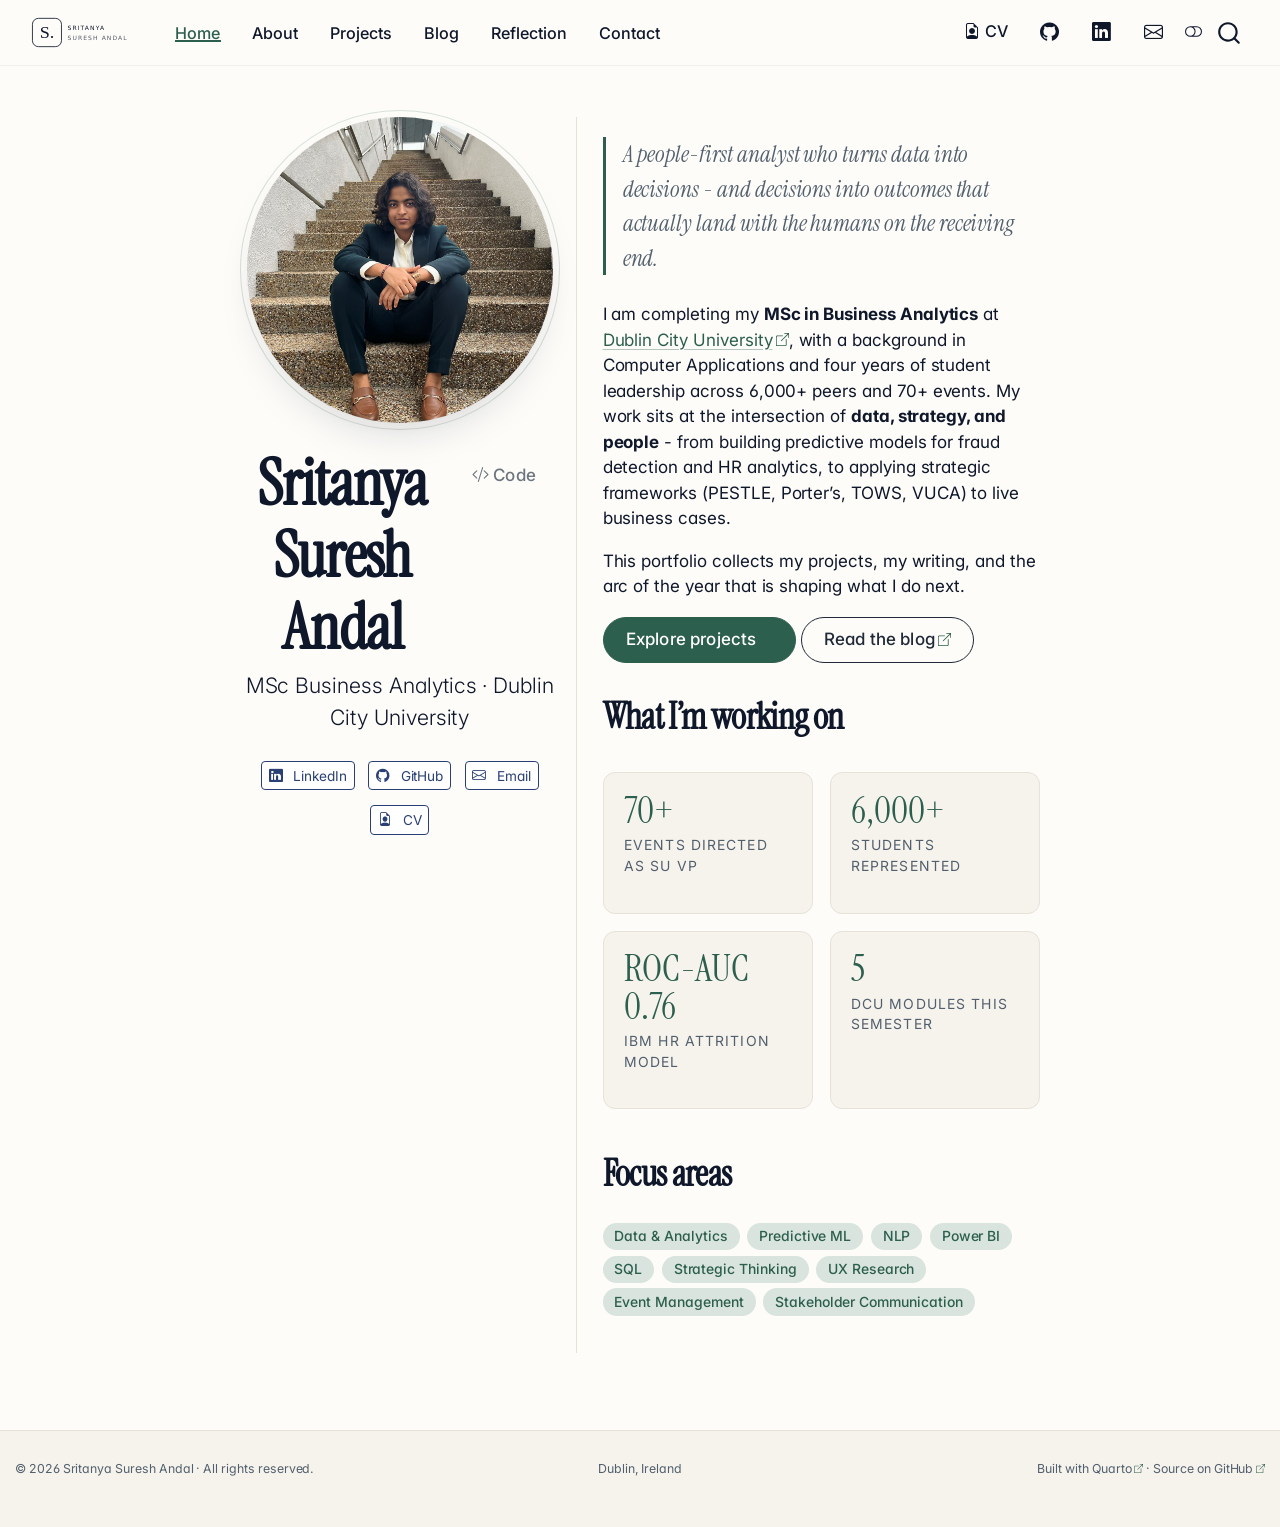
<file: docs/index.html>
<!DOCTYPE html>
<html xmlns="http://www.w3.org/1999/xhtml" lang="en" xml:lang="en"><head>

<meta charset="utf-8">
<meta name="generator" content="quarto-1.9.36">

<meta name="viewport" content="width=device-width, initial-scale=1.0, user-scalable=yes">

<meta name="description" content="<p>Portfolio of Sritanya Suresh Andal - MSc Business Analytics at Dublin City University. Data, strategy, and the people behind every decision.</p>">

<title>Sritanya Suresh Andal - Portfolio – Sritanya Suresh Andal</title>
<style>
/* Default styles provided by pandoc.
** See https://pandoc.org/MANUAL.html#variables-for-html for config info.
*/
code{white-space: pre-wrap;}
span.smallcaps{font-variant: small-caps;}
div.columns{display: flex; gap: min(4vw, 1.5em);}
div.column{flex: auto; overflow-x: auto;}
div.hanging-indent{margin-left: 1.5em; text-indent: -1.5em;}
ul.task-list{list-style: none;}
ul.task-list li input[type="checkbox"] {
  width: 0.8em;
  margin: 0 0.8em 0.2em -1em; /* quarto-specific, see https://github.com/quarto-dev/quarto-cli/issues/4556 */ 
  vertical-align: middle;
}
/* CSS for syntax highlighting */
html { -webkit-text-size-adjust: 100%; }
pre > code.sourceCode { white-space: pre; position: relative; }
pre > code.sourceCode > span { display: inline-block; line-height: 1.25; }
pre > code.sourceCode > span:empty { height: 1.2em; }
.sourceCode { overflow: visible; }
code.sourceCode > span { color: inherit; text-decoration: inherit; }
div.sourceCode { margin: 1em 0; }
pre.sourceCode { margin: 0; }
@media screen {
div.sourceCode { overflow: auto; }
}
@media print {
pre > code.sourceCode { white-space: pre-wrap; }
pre > code.sourceCode > span { text-indent: -5em; padding-left: 5em; }
}
pre.numberSource code
  { counter-reset: source-line 0; }
pre.numberSource code > span
  { position: relative; left: -4em; counter-increment: source-line; }
pre.numberSource code > span > a:first-child::before
  { content: counter(source-line);
    position: relative; left: -1em; text-align: right; vertical-align: baseline;
    border: none; display: inline-block;
    -webkit-touch-callout: none; -webkit-user-select: none;
    -khtml-user-select: none; -moz-user-select: none;
    -ms-user-select: none; user-select: none;
    padding: 0 4px; width: 4em;
  }
pre.numberSource { margin-left: 3em;  padding-left: 4px; }
div.sourceCode
  {   }
@media screen {
pre > code.sourceCode > span > a:first-child::before { text-decoration: underline; }
}
</style>


<script src="site_libs/quarto-nav/quarto-nav.js"></script>
<script src="site_libs/clipboard/clipboard.min.js"></script>
<script src="site_libs/quarto-search/autocomplete.umd.js"></script>
<script src="site_libs/quarto-search/fuse.min.js"></script>
<script src="site_libs/quarto-search/quarto-search.js"></script>
<meta name="quarto:offset" content="./">
<link href="./images/favicon.svg" rel="icon" type="image/svg+xml">
<script src="site_libs/quarto-html/quarto.js" type="module"></script>
<script src="site_libs/quarto-html/tabsets/tabsets.js" type="module"></script>
<script src="site_libs/quarto-html/popper.min.js"></script>
<script src="site_libs/quarto-html/tippy.umd.min.js"></script>
<link href="site_libs/quarto-html/tippy.css" rel="stylesheet">
<link href="site_libs/quarto-html/quarto-syntax-highlighting-32bcf4e57d0af7dfccb6f1c4588847e7.css" rel="stylesheet" class="quarto-color-scheme" id="quarto-text-highlighting-styles">
<link href="site_libs/quarto-html/quarto-syntax-highlighting-dark-514bade276ff09a3e1a53576ab5712ac.css" rel="stylesheet" class="quarto-color-scheme quarto-color-alternate" id="quarto-text-highlighting-styles">
<link href="site_libs/quarto-html/quarto-syntax-highlighting-32bcf4e57d0af7dfccb6f1c4588847e7.css" rel="stylesheet" class="quarto-color-scheme-extra" id="quarto-text-highlighting-styles">
<script src="site_libs/bootstrap/bootstrap.min.js"></script>
<link href="site_libs/bootstrap/bootstrap-icons.css" rel="stylesheet">
<link href="site_libs/bootstrap/bootstrap-c2e13e178588920f6df60aa18d66e609.min.css" rel="stylesheet" append-hash="true" class="quarto-color-scheme" id="quarto-bootstrap" data-mode="light">
<link href="site_libs/bootstrap/bootstrap-dark-9442a386602ddb64aa4a82c0bfe66339.min.css" rel="stylesheet" append-hash="true" class="quarto-color-scheme quarto-color-alternate" id="quarto-bootstrap" data-mode="dark">
<link href="site_libs/bootstrap/bootstrap-c2e13e178588920f6df60aa18d66e609.min.css" rel="stylesheet" append-hash="true" class="quarto-color-scheme-extra" id="quarto-bootstrap" data-mode="light">
<script id="quarto-search-options" type="application/json">{
  "location": "navbar",
  "copy-button": false,
  "collapse-after": 3,
  "panel-placement": "end",
  "type": "overlay",
  "limit": 50,
  "keyboard-shortcut": [
    "f",
    "/",
    "s"
  ],
  "language": {
    "search-no-results-text": "No results",
    "search-matching-documents-text": "matching documents",
    "search-copy-link-title": "Copy link to search",
    "search-hide-matches-text": "Hide additional matches",
    "search-more-match-text": "more match in this document",
    "search-more-matches-text": "more matches in this document",
    "search-clear-button-title": "Clear",
    "search-text-placeholder": "",
    "search-detached-cancel-button-title": "Cancel",
    "search-submit-button-title": "Submit",
    "search-label": "Search"
  }
}</script>
<style>html{ scroll-behavior: smooth; }</style>


<meta property="og:title" content="Sritanya Suresh Andal - Portfolio">
<meta property="og:description" content="MSc Business Analytics · Dublin City University">
<meta property="og:image" content="https://sritanya.github.io/images/profile.jpeg">
<meta property="og:site_name" content="Sritanya Suresh Andal">
<meta property="og:image:alt" content="Portrait placeholder for Sritanya Suresh Andal">
<meta name="twitter:title" content="Sritanya Suresh Andal - Portfolio">
<meta name="twitter:description" content="MSc Business Analytics · Dublin City University">
<meta name="twitter:image" content="https://sritanya.github.io/images/profile.jpeg">
<meta name="twitter:image:alt" content="Portrait placeholder for Sritanya Suresh Andal">
<meta name="twitter:card" content="summary_large_image">
</head>

<body class="nav-fixed fullcontent quarto-light"><script id="quarto-html-before-body" type="application/javascript">
    const toggleBodyColorMode = (bsSheetEl) => {
      const mode = bsSheetEl.getAttribute("data-mode");
      const bodyEl = window.document.querySelector("body");
      if (mode === "dark") {
        bodyEl.classList.add("quarto-dark");
        bodyEl.classList.remove("quarto-light");
      } else {
        bodyEl.classList.add("quarto-light");
        bodyEl.classList.remove("quarto-dark");
      }
    }
    const toggleBodyColorPrimary = () => {
      const bsSheetEl = window.document.querySelector("link#quarto-bootstrap:not([rel=disabled-stylesheet])");
      if (bsSheetEl) {
        toggleBodyColorMode(bsSheetEl);
      }
    }
    const setColorSchemeToggle = (alternate) => {
      const toggles = window.document.querySelectorAll('.quarto-color-scheme-toggle');
      for (let i=0; i < toggles.length; i++) {
        const toggle = toggles[i];
        if (toggle) {
          if (alternate) {
            toggle.classList.add("alternate");
          } else {
            toggle.classList.remove("alternate");
          }
        }
      }
    };
    const toggleColorMode = (alternate) => {
      // Switch the stylesheets
      const primaryStylesheets = window.document.querySelectorAll('link.quarto-color-scheme:not(.quarto-color-alternate)');
      const alternateStylesheets = window.document.querySelectorAll('link.quarto-color-scheme.quarto-color-alternate');
      manageTransitions('#quarto-margin-sidebar .nav-link', false);
      if (alternate) {
        // note: dark is layered on light, we don't disable primary!
        enableStylesheet(alternateStylesheets);
        for (const sheetNode of alternateStylesheets) {
          if (sheetNode.id === "quarto-bootstrap") {
            toggleBodyColorMode(sheetNode);
          }
        }
      } else {
        disableStylesheet(alternateStylesheets);
        enableStylesheet(primaryStylesheets)
        toggleBodyColorPrimary();
      }
      manageTransitions('#quarto-margin-sidebar .nav-link', true);
      // Switch the toggles
      setColorSchemeToggle(alternate)
      // Hack to workaround the fact that safari doesn't
      // properly recolor the scrollbar when toggling (#1455)
      if (navigator.userAgent.indexOf('Safari') > 0 && navigator.userAgent.indexOf('Chrome') == -1) {
        manageTransitions("body", false);
        window.scrollTo(0, 1);
        setTimeout(() => {
          window.scrollTo(0, 0);
          manageTransitions("body", true);
        }, 40);
      }
    }
    const disableStylesheet = (stylesheets) => {
      for (let i=0; i < stylesheets.length; i++) {
        const stylesheet = stylesheets[i];
        stylesheet.rel = 'disabled-stylesheet';
      }
    }
    const enableStylesheet = (stylesheets) => {
      for (let i=0; i < stylesheets.length; i++) {
        const stylesheet = stylesheets[i];
        if(stylesheet.rel !== 'stylesheet') { // for Chrome, which will still FOUC without this check
          stylesheet.rel = 'stylesheet';
        }
      }
    }
    const manageTransitions = (selector, allowTransitions) => {
      const els = window.document.querySelectorAll(selector);
      for (let i=0; i < els.length; i++) {
        const el = els[i];
        if (allowTransitions) {
          el.classList.remove('notransition');
        } else {
          el.classList.add('notransition');
        }
      }
    }
    const isFileUrl = () => {
      return window.location.protocol === 'file:';
    }
    const hasAlternateSentinel = () => {
      let styleSentinel = getColorSchemeSentinel();
      if (styleSentinel !== null) {
        return styleSentinel === "alternate";
      } else {
        return false;
      }
    }
    const setStyleSentinel = (alternate) => {
      const value = alternate ? "alternate" : "default";
      if (!isFileUrl()) {
        window.localStorage.setItem("quarto-color-scheme", value);
      } else {
        localAlternateSentinel = value;
      }
    }
    const getColorSchemeSentinel = () => {
      if (!isFileUrl()) {
        const storageValue = window.localStorage.getItem("quarto-color-scheme");
        return storageValue != null ? storageValue : localAlternateSentinel;
      } else {
        return localAlternateSentinel;
      }
    }
    const toggleGiscusIfUsed = (isAlternate, darkModeDefault) => {
      const baseTheme = document.querySelector('#giscus-base-theme')?.value ?? 'light';
      const alternateTheme = document.querySelector('#giscus-alt-theme')?.value ?? 'dark';
      let newTheme = '';
      if(authorPrefersDark) {
        newTheme = isAlternate ? baseTheme : alternateTheme;
      } else {
        newTheme = isAlternate ? alternateTheme : baseTheme;
      }
      const changeGiscusTheme = () => {
        // From: https://github.com/giscus/giscus/issues/336
        const sendMessage = (message) => {
          const iframe = document.querySelector('iframe.giscus-frame');
          if (!iframe) return;
          iframe.contentWindow.postMessage({ giscus: message }, 'https://giscus.app');
        }
        sendMessage({
          setConfig: {
            theme: newTheme
          }
        });
      }
      const isGiscussLoaded = window.document.querySelector('iframe.giscus-frame') !== null;
      if (isGiscussLoaded) {
        changeGiscusTheme();
      }
    };
    const authorPrefersDark = false;
    const darkModeDefault = authorPrefersDark;
      document.querySelector('link#quarto-text-highlighting-styles.quarto-color-scheme-extra').rel = 'disabled-stylesheet';
      document.querySelector('link#quarto-bootstrap.quarto-color-scheme-extra').rel = 'disabled-stylesheet';
    let localAlternateSentinel = darkModeDefault ? 'alternate' : 'default';
    // Dark / light mode switch
    window.quartoToggleColorScheme = () => {
      // Read the current dark / light value
      let toAlternate = !hasAlternateSentinel();
      toggleColorMode(toAlternate);
      setStyleSentinel(toAlternate);
      toggleGiscusIfUsed(toAlternate, darkModeDefault);
      window.dispatchEvent(new Event('resize'));
    };
    // Switch to dark mode if need be
    if (hasAlternateSentinel()) {
      toggleColorMode(true);
    } else {
      toggleColorMode(false);
    }
  </script>

<div id="quarto-search-results"></div>
  <header id="quarto-header" class="headroom fixed-top">
    <nav class="navbar navbar-expand-lg " data-bs-theme="dark">
      <div class="navbar-container container-fluid">
      <div class="navbar-brand-container mx-auto">
    <a href="./index.html" class="navbar-brand navbar-brand-logo">
    <img src="./images/logo.svg" alt="Sritanya Suresh Andal" class="navbar-logo light-content">
    <img src="./images/logo.svg" alt="Sritanya Suresh Andal" class="navbar-logo dark-content">
    </a>
  </div>
            <div id="quarto-search" class="" title="Search"></div>
          <button class="navbar-toggler" type="button" data-bs-toggle="collapse" data-bs-target="#navbarCollapse" aria-controls="navbarCollapse" role="menu" aria-expanded="false" aria-label="Toggle navigation" onclick="if (window.quartoToggleHeadroom) { window.quartoToggleHeadroom(); }">
  <span class="navbar-toggler-icon"></span>
</button>
          <div class="collapse navbar-collapse" id="navbarCollapse">
            <ul class="navbar-nav navbar-nav-scroll me-auto">
  <li class="nav-item">
    <a class="nav-link active" href="./index.html" aria-current="page"> 
<span class="menu-text">Home</span></a>
  </li>  
  <li class="nav-item">
    <a class="nav-link" href="./about.html"> 
<span class="menu-text">About</span></a>
  </li>  
  <li class="nav-item">
    <a class="nav-link" href="./projects/index.html"> 
<span class="menu-text">Projects</span></a>
  </li>  
  <li class="nav-item">
    <a class="nav-link" href="./blog/index.html"> 
<span class="menu-text">Blog</span></a>
  </li>  
  <li class="nav-item">
    <a class="nav-link" href="./reflection.html"> 
<span class="menu-text">Reflection</span></a>
  </li>  
  <li class="nav-item">
    <a class="nav-link" href="./contact.html"> 
<span class="menu-text">Contact</span></a>
  </li>  
</ul>
            <ul class="navbar-nav navbar-nav-scroll ms-auto">
  <li class="nav-item">
    <a class="nav-link" href="./cv/SritanyaSureshAndal_CV.pdf" target="_blank"> <i class="bi bi-file-earmark-person" role="img">
</i> 
<span class="menu-text">CV</span></a>
  </li>  
  <li class="nav-item compact">
    <a class="nav-link" href="https://github.com/sritanya-sureshandal" target="_blank"> <i class="bi bi-github" role="img" aria-label="GitHub">
</i> 
<span class="menu-text"></span></a>
  </li>  
  <li class="nav-item compact">
    <a class="nav-link" href="https://www.linkedin.com/in/sritanyasureshandal" target="_blank"> <i class="bi bi-linkedin" role="img" aria-label="LinkedIn">
</i> 
<span class="menu-text"></span></a>
  </li>  
  <li class="nav-item compact">
    <a class="nav-link" href="mailto:sritanyaandalsuresh@gmail.com"> <i class="bi bi-envelope" role="img" aria-label="Email">
</i> 
<span class="menu-text"></span></a>
  </li>  
</ul>
          </div> <!-- /navcollapse -->
            <div class="quarto-navbar-tools">
  <a href="" class="quarto-color-scheme-toggle quarto-navigation-tool  px-1" onclick="window.quartoToggleColorScheme(); return false;" title="Toggle dark mode"><i class="bi"></i></a>
</div>
      </div> <!-- /container-fluid -->
    </nav>
</header>
<!-- content -->
<div id="quarto-content" class="quarto-container page-columns page-rows-contents page-layout-article page-navbar">
<!-- sidebar -->
<!-- margin-sidebar -->
    
<!-- main -->
<div class="quarto-about-trestles">
  <div class="about-entity">
    <img src="images/profile.jpeg" alt="Portrait placeholder for Sritanya Suresh Andal" class="about-image
  round " style="height: 18em; width: 18em;">
<header id="title-block-header" class="quarto-title-block default">
<div class="quarto-title">
<div class="quarto-title-block"><div><h1 class="title">Sritanya Suresh Andal</h1><button type="button" class="btn code-tools-button" id="quarto-code-tools-source"><i class="bi"></i> Code</button></div></div>
<p class="subtitle lead">MSc Business Analytics · Dublin City University</p>
</div>
<div class="quarto-title-meta">
  </div>
</header>
    <div class="about-links">
  <a href="https://www.linkedin.com/in/sritanyasureshandal" class="about-link" rel="" target="_blank">
    <i class="bi bi-linkedin"></i>
     <span class="about-link-text">LinkedIn</span>
  </a>
  <a href="https://github.com/sritanya-sureshandal" class="about-link" rel="" target="_blank">
    <i class="bi bi-github"></i>
     <span class="about-link-text">GitHub</span>
  </a>
  <a href="mailto:sritanyaandalsuresh@gmail.com" class="about-link" rel="" target="">
    <i class="bi bi-envelope"></i>
     <span class="about-link-text">Email</span>
  </a>
  <a href="/cv/SritanyaSureshAndal_CV.pdf" class="about-link" rel="" target="_blank">
    <i class="bi bi-file-earmark-person"></i>
     <span class="about-link-text">CV</span>
  </a>
</div>
  </div>
  <div class="about-contents"><main class="content" id="quarto-document-content">

<div class="lede">
<p>A people-first analyst who turns data into decisions - and decisions into outcomes that actually land with the humans on the receiving end.</p>
</div>
<p>I am completing my <strong>MSc in Business Analytics</strong> at <a href="https://www.dcu.ie">Dublin City University</a>, with a background in Computer Applications and four years of student leadership across 6,000+ peers and 70+ events. My work sits at the intersection of <strong>data, strategy, and people</strong> - from building predictive models for fraud detection and HR analytics, to applying strategic frameworks (PESTLE, Porter’s, TOWS, VUCA) to live business cases.</p>
<p>This portfolio collects my projects, my writing, and the arc of the year that is shaping what I do next.</p>
<p><a href="./projects/index.html" class="btn btn-primary" role="button">Explore projects</a> <a href="./blog/index.html" class="btn btn-outline-secondary" role="button">Read the blog</a></p>
<section id="what-im-working-on" class="level2">
<h2 data-anchor-id="what-im-working-on">What I’m working on</h2>
<div class="metric-grid">
<div class="metric">
<p><span class="value">70+</span> <span class="label">Events directed as SU VP</span></p>
</div>
<div class="metric">
<p><span class="value">6,000+</span> <span class="label">Students represented</span></p>
</div>
<div class="metric">
<p><span class="value">ROC-AUC 0.76</span> <span class="label">IBM HR attrition model</span></p>
</div>
<div class="metric">
<p><span class="value">5</span> <span class="label">DCU modules this semester</span></p>
</div>
</div>
</section>
<section id="focus-areas" class="level2">
<h2 data-anchor-id="focus-areas">Focus areas</h2>
<p><span class="pill">Data &amp; Analytics</span> <span class="pill">Predictive ML</span> <span class="pill">NLP</span> <span class="pill">Power BI</span> <span class="pill">SQL</span> <span class="pill">Strategic Thinking</span> <span class="pill">UX Research</span> <span class="pill">Event Management</span> <span class="pill">Stakeholder Communication</span></p>


<!-- -->
</section>
<a onclick="window.scrollTo(0, 0); return false;" role="button" id="quarto-back-to-top"><i class="bi bi-arrow-up"></i> Back to top</a></main></div>
</div>
 <!-- /main -->
<script id="quarto-html-after-body" type="application/javascript">
  window.document.addEventListener("DOMContentLoaded", function (event) {
    // Ensure there is a toggle, if there isn't float one in the top right
    if (window.document.querySelector('.quarto-color-scheme-toggle') === null) {
      const a = window.document.createElement('a');
      a.classList.add('top-right');
      a.classList.add('quarto-color-scheme-toggle');
      a.href = "";
      a.onclick = function() { try { window.quartoToggleColorScheme(); } catch {} return false; };
      const i = window.document.createElement("i");
      i.classList.add('bi');
      a.appendChild(i);
      window.document.body.appendChild(a);
    }
    setColorSchemeToggle(hasAlternateSentinel())
    const isCodeAnnotation = (el) => {
      for (const clz of el.classList) {
        if (clz.startsWith('code-annotation-')) {                     
          return true;
        }
      }
      return false;
    }
    const onCopySuccess = function(e) {
      // button target
      const button = e.trigger;
      // don't keep focus
      button.blur();
      // flash "checked"
      button.classList.add('code-copy-button-checked');
      var currentTitle = button.getAttribute("title");
      button.setAttribute("title", "Copied!");
      let tooltip;
      if (window.bootstrap) {
        button.setAttribute("data-bs-toggle", "tooltip");
        button.setAttribute("data-bs-placement", "left");
        button.setAttribute("data-bs-title", "Copied!");
        tooltip = new bootstrap.Tooltip(button, 
          { trigger: "manual", 
            customClass: "code-copy-button-tooltip",
            offset: [0, -8]});
        tooltip.show();    
      }
      setTimeout(function() {
        if (tooltip) {
          tooltip.hide();
          button.removeAttribute("data-bs-title");
          button.removeAttribute("data-bs-toggle");
          button.removeAttribute("data-bs-placement");
        }
        button.setAttribute("title", currentTitle);
        button.classList.remove('code-copy-button-checked');
      }, 1000);
      // clear code selection
      e.clearSelection();
    }
    const getTextToCopy = function(trigger) {
      const outerScaffold = trigger.parentElement.cloneNode(true);
      const codeEl = outerScaffold.querySelector('code');
      for (const childEl of codeEl.children) {
        if (isCodeAnnotation(childEl)) {
          childEl.remove();
        }
      }
      return codeEl.innerText;
    }
    const clipboard = new window.ClipboardJS('.code-copy-button:not([data-in-quarto-modal])', {
      text: getTextToCopy
    });
    clipboard.on('success', onCopySuccess);
    if (window.document.getElementById('quarto-embedded-source-code-modal')) {
      const clipboardModal = new window.ClipboardJS('.code-copy-button[data-in-quarto-modal]', {
        text: getTextToCopy,
        container: window.document.getElementById('quarto-embedded-source-code-modal')
      });
      clipboardModal.on('success', onCopySuccess);
    }
    const viewSource = window.document.getElementById('quarto-view-source') ||
                       window.document.getElementById('quarto-code-tools-source');
    if (viewSource) {
      const sourceUrl = viewSource.getAttribute("data-quarto-source-url");
      viewSource.addEventListener("click", function(e) {
        if (sourceUrl) {
          // rstudio viewer pane
          if (/\bcapabilities=\b/.test(window.location)) {
            window.open(sourceUrl);
          } else {
            window.location.href = sourceUrl;
          }
        } else {
          const modal = new bootstrap.Modal(document.getElementById('quarto-embedded-source-code-modal'));
          modal.show();
        }
        return false;
      });
    }
    function toggleCodeHandler(show) {
      return function(e) {
        const detailsSrc = window.document.querySelectorAll(".cell > details > .sourceCode");
        for (let i=0; i<detailsSrc.length; i++) {
          const details = detailsSrc[i].parentElement;
          if (show) {
            details.open = true;
          } else {
            details.removeAttribute("open");
          }
        }
        const cellCodeDivs = window.document.querySelectorAll(".cell > .sourceCode");
        const fromCls = show ? "hidden" : "unhidden";
        const toCls = show ? "unhidden" : "hidden";
        for (let i=0; i<cellCodeDivs.length; i++) {
          const codeDiv = cellCodeDivs[i];
          if (codeDiv.classList.contains(fromCls)) {
            codeDiv.classList.remove(fromCls);
            codeDiv.classList.add(toCls);
          } 
        }
        return false;
      }
    }
    const hideAllCode = window.document.getElementById("quarto-hide-all-code");
    if (hideAllCode) {
      hideAllCode.addEventListener("click", toggleCodeHandler(false));
    }
    const showAllCode = window.document.getElementById("quarto-show-all-code");
    if (showAllCode) {
      showAllCode.addEventListener("click", toggleCodeHandler(true));
    }
      var localhostRegex = new RegExp(/^(?:http|https):\/\/localhost\:?[0-9]*\//);
      var mailtoRegex = new RegExp(/^mailto:/);
        var filterRegex = new RegExp("https:\/\/sritanya\.github\.io");
      var isInternal = (href) => {
          return filterRegex.test(href) || localhostRegex.test(href) || mailtoRegex.test(href);
      }
      // Inspect non-navigation links and adorn them if external
     var links = window.document.querySelectorAll('a[href]:not(.nav-link):not(.navbar-brand):not(.toc-action):not(.sidebar-link):not(.sidebar-item-toggle):not(.pagination-link):not(.no-external):not([aria-hidden]):not(.dropdown-item):not(.quarto-navigation-tool):not(.about-link)');
      for (var i=0; i<links.length; i++) {
        const link = links[i];
        if (!isInternal(link.href)) {
          // undo the damage that might have been done by quarto-nav.js in the case of
          // links that we want to consider external
          if (link.dataset.originalHref !== undefined) {
            link.href = link.dataset.originalHref;
          }
            // target, if specified
            link.setAttribute("target", "_blank");
            if (link.getAttribute("rel") === null) {
              link.setAttribute("rel", "noopener");
            }
            // default icon
            link.classList.add("external");
        }
      }
    function tippyHover(el, contentFn, onTriggerFn, onUntriggerFn) {
      const config = {
        allowHTML: true,
        maxWidth: 500,
        delay: 100,
        arrow: false,
        appendTo: function(el) {
            return el.parentElement;
        },
        interactive: true,
        interactiveBorder: 10,
        theme: 'quarto',
        placement: 'bottom-start',
      };
      if (contentFn) {
        config.content = contentFn;
      }
      if (onTriggerFn) {
        config.onTrigger = onTriggerFn;
      }
      if (onUntriggerFn) {
        config.onUntrigger = onUntriggerFn;
      }
      window.tippy(el, config); 
    }
    const noterefs = window.document.querySelectorAll('a[role="doc-noteref"]');
    for (var i=0; i<noterefs.length; i++) {
      const ref = noterefs[i];
      tippyHover(ref, function() {
        // use id or data attribute instead here
        let href = ref.getAttribute('data-footnote-href') || ref.getAttribute('href');
        try { href = new URL(href).hash; } catch {}
        const id = href.replace(/^#\/?/, "");
        const note = window.document.getElementById(id);
        if (note) {
          return note.innerHTML;
        } else {
          return "";
        }
      });
    }
    const xrefs = window.document.querySelectorAll('a.quarto-xref');
    const processXRef = (id, note) => {
      // Strip column container classes
      const stripColumnClz = (el) => {
        el.classList.remove("page-full", "page-columns");
        if (el.children) {
          for (const child of el.children) {
            stripColumnClz(child);
          }
        }
      }
      stripColumnClz(note)
      if (id === null || id.startsWith('sec-')) {
        // Special case sections, only their first couple elements
        const container = document.createElement("div");
        if (note.children && note.children.length > 2) {
          container.appendChild(note.children[0].cloneNode(true));
          for (let i = 1; i < note.children.length; i++) {
            const child = note.children[i];
            if (child.tagName === "P" && child.innerText === "") {
              continue;
            } else {
              container.appendChild(child.cloneNode(true));
              break;
            }
          }
          if (window.Quarto?.typesetMath) {
            window.Quarto.typesetMath(container);
          }
          return container.innerHTML
        } else {
          if (window.Quarto?.typesetMath) {
            window.Quarto.typesetMath(note);
          }
          return note.innerHTML;
        }
      } else {
        // Remove any anchor links if they are present
        const anchorLink = note.querySelector('a.anchorjs-link');
        if (anchorLink) {
          anchorLink.remove();
        }
        if (window.Quarto?.typesetMath) {
          window.Quarto.typesetMath(note);
        }
        if (note.classList.contains("callout")) {
          return note.outerHTML;
        } else {
          return note.innerHTML;
        }
      }
    }
    for (var i=0; i<xrefs.length; i++) {
      const xref = xrefs[i];
      tippyHover(xref, undefined, function(instance) {
        instance.disable();
        let url = xref.getAttribute('href');
        let hash = undefined; 
        if (url.startsWith('#')) {
          hash = url;
        } else {
          try { hash = new URL(url).hash; } catch {}
        }
        if (hash) {
          const id = hash.replace(/^#\/?/, "");
          const note = window.document.getElementById(id);
          if (note !== null) {
            try {
              const html = processXRef(id, note.cloneNode(true));
              instance.setContent(html);
            } finally {
              instance.enable();
              instance.show();
            }
          } else {
            // See if we can fetch this
            fetch(url.split('#')[0])
            .then(res => res.text())
            .then(html => {
              const parser = new DOMParser();
              const htmlDoc = parser.parseFromString(html, "text/html");
              const note = htmlDoc.getElementById(id);
              if (note !== null) {
                const html = processXRef(id, note);
                instance.setContent(html);
              } 
            }).finally(() => {
              instance.enable();
              instance.show();
            });
          }
        } else {
          // See if we can fetch a full url (with no hash to target)
          // This is a special case and we should probably do some content thinning / targeting
          fetch(url)
          .then(res => res.text())
          .then(html => {
            const parser = new DOMParser();
            const htmlDoc = parser.parseFromString(html, "text/html");
            const note = htmlDoc.querySelector('main.content');
            if (note !== null) {
              // This should only happen for chapter cross references
              // (since there is no id in the URL)
              // remove the first header
              if (note.children.length > 0 && note.children[0].tagName === "HEADER") {
                note.children[0].remove();
              }
              const html = processXRef(null, note);
              instance.setContent(html);
            } 
          }).finally(() => {
            instance.enable();
            instance.show();
          });
        }
      }, function(instance) {
      });
    }
        let selectedAnnoteEl;
        const selectorForAnnotation = ( cell, annotation) => {
          let cellAttr = 'data-code-cell="' + cell + '"';
          let lineAttr = 'data-code-annotation="' +  annotation + '"';
          const selector = 'span[' + cellAttr + '][' + lineAttr + ']';
          return selector;
        }
        const selectCodeLines = (annoteEl) => {
          const doc = window.document;
          const targetCell = annoteEl.getAttribute("data-target-cell");
          const targetAnnotation = annoteEl.getAttribute("data-target-annotation");
          const annoteSpan = window.document.querySelector(selectorForAnnotation(targetCell, targetAnnotation));
          const lines = annoteSpan.getAttribute("data-code-lines").split(",");
          const lineIds = lines.map((line) => {
            return targetCell + "-" + line;
          })
          let top = null;
          let height = null;
          let parent = null;
          if (lineIds.length > 0) {
              //compute the position of the single el (top and bottom and make a div)
              const el = window.document.getElementById(lineIds[0]);
              top = el.offsetTop;
              height = el.offsetHeight;
              parent = el.parentElement.parentElement;
            if (lineIds.length > 1) {
              const lastEl = window.document.getElementById(lineIds[lineIds.length - 1]);
              const bottom = lastEl.offsetTop + lastEl.offsetHeight;
              height = bottom - top;
            }
            if (top !== null && height !== null && parent !== null) {
              // cook up a div (if necessary) and position it 
              let div = window.document.getElementById("code-annotation-line-highlight");
              if (div === null) {
                div = window.document.createElement("div");
                div.setAttribute("id", "code-annotation-line-highlight");
                div.style.position = 'absolute';
                parent.appendChild(div);
              }
              div.style.top = top - 2 + "px";
              div.style.height = height + 4 + "px";
              div.style.left = 0;
              let gutterDiv = window.document.getElementById("code-annotation-line-highlight-gutter");
              if (gutterDiv === null) {
                gutterDiv = window.document.createElement("div");
                gutterDiv.setAttribute("id", "code-annotation-line-highlight-gutter");
                gutterDiv.style.position = 'absolute';
                const codeCell = window.document.getElementById(targetCell);
                const gutter = codeCell.querySelector('.code-annotation-gutter');
                gutter.appendChild(gutterDiv);
              }
              gutterDiv.style.top = top - 2 + "px";
              gutterDiv.style.height = height + 4 + "px";
            }
            selectedAnnoteEl = annoteEl;
          }
        };
        const unselectCodeLines = () => {
          const elementsIds = ["code-annotation-line-highlight", "code-annotation-line-highlight-gutter"];
          elementsIds.forEach((elId) => {
            const div = window.document.getElementById(elId);
            if (div) {
              div.remove();
            }
          });
          selectedAnnoteEl = undefined;
        };
          // Handle positioning of the toggle
      window.addEventListener(
        "resize",
        throttle(() => {
          elRect = undefined;
          if (selectedAnnoteEl) {
            selectCodeLines(selectedAnnoteEl);
          }
        }, 10)
      );
      function throttle(fn, ms) {
      let throttle = false;
      let timer;
        return (...args) => {
          if(!throttle) { // first call gets through
              fn.apply(this, args);
              throttle = true;
          } else { // all the others get throttled
              if(timer) clearTimeout(timer); // cancel #2
              timer = setTimeout(() => {
                fn.apply(this, args);
                timer = throttle = false;
              }, ms);
          }
        };
      }
        // Attach click handler to the DT
        const annoteDls = window.document.querySelectorAll('dt[data-target-cell]');
        for (const annoteDlNode of annoteDls) {
          annoteDlNode.addEventListener('click', (event) => {
            const clickedEl = event.target;
            if (clickedEl !== selectedAnnoteEl) {
              unselectCodeLines();
              const activeEl = window.document.querySelector('dt[data-target-cell].code-annotation-active');
              if (activeEl) {
                activeEl.classList.remove('code-annotation-active');
              }
              selectCodeLines(clickedEl);
              clickedEl.classList.add('code-annotation-active');
            } else {
              // Unselect the line
              unselectCodeLines();
              clickedEl.classList.remove('code-annotation-active');
            }
          });
        }
    const findCites = (el) => {
      const parentEl = el.parentElement;
      if (parentEl) {
        const cites = parentEl.dataset.cites;
        if (cites) {
          return {
            el,
            cites: cites.split(' ')
          };
        } else {
          return findCites(el.parentElement)
        }
      } else {
        return undefined;
      }
    };
    var bibliorefs = window.document.querySelectorAll('a[role="doc-biblioref"]');
    for (var i=0; i<bibliorefs.length; i++) {
      const ref = bibliorefs[i];
      const citeInfo = findCites(ref);
      if (citeInfo) {
        tippyHover(citeInfo.el, function() {
          var popup = window.document.createElement('div');
          citeInfo.cites.forEach(function(cite) {
            var citeDiv = window.document.createElement('div');
            citeDiv.classList.add('hanging-indent');
            citeDiv.classList.add('csl-entry');
            var biblioDiv = window.document.getElementById('ref-' + cite);
            if (biblioDiv) {
              citeDiv.innerHTML = biblioDiv.innerHTML;
            }
            popup.appendChild(citeDiv);
          });
          return popup.innerHTML;
        });
      }
    }
  });
  </script><div class="modal fade" id="quarto-embedded-source-code-modal" tabindex="-1" aria-labelledby="quarto-embedded-source-code-modal-label" aria-hidden="true"><div class="modal-dialog modal-dialog-scrollable"><div class="modal-content"><div class="modal-header"><h5 class="modal-title" id="quarto-embedded-source-code-modal-label">Source Code</h5><button class="btn-close" data-bs-dismiss="modal"></button></div><div class="modal-body"><div class="">
<div class="code-copy-outer-scaffold"><div class="sourceCode" id="cb1" data-shortcodes="false"><pre class="sourceCode markdown code-with-copy"><code class="sourceCode markdown"><span id="cb1-1"><a href="#cb1-1" aria-hidden="true" tabindex="-1"></a><span class="co">---</span></span>
<span id="cb1-2"><a href="#cb1-2" aria-hidden="true" tabindex="-1"></a><span class="an">title:</span><span class="co"> "Sritanya Suresh Andal"</span></span>
<span id="cb1-3"><a href="#cb1-3" aria-hidden="true" tabindex="-1"></a><span class="an">subtitle:</span><span class="co"> "MSc Business Analytics · Dublin City University"</span></span>
<span id="cb1-4"><a href="#cb1-4" aria-hidden="true" tabindex="-1"></a><span class="an">pagetitle:</span><span class="co"> "Sritanya Suresh Andal - Portfolio"</span></span>
<span id="cb1-5"><a href="#cb1-5" aria-hidden="true" tabindex="-1"></a><span class="an">image:</span><span class="co"> images/profile.jpeg</span></span>
<span id="cb1-6"><a href="#cb1-6" aria-hidden="true" tabindex="-1"></a><span class="an">image-alt:</span><span class="co"> "Portrait placeholder for Sritanya Suresh Andal"</span></span>
<span id="cb1-7"><a href="#cb1-7" aria-hidden="true" tabindex="-1"></a><span class="an">description-meta:</span><span class="co"> |</span></span>
<span id="cb1-8"><a href="#cb1-8" aria-hidden="true" tabindex="-1"></a><span class="co">  Portfolio of Sritanya Suresh Andal - MSc Business Analytics at Dublin City University.</span></span>
<span id="cb1-9"><a href="#cb1-9" aria-hidden="true" tabindex="-1"></a><span class="co">  Data, strategy, and the people behind every decision.</span></span>
<span id="cb1-10"><a href="#cb1-10" aria-hidden="true" tabindex="-1"></a><span class="an">about:</span></span>
<span id="cb1-11"><a href="#cb1-11" aria-hidden="true" tabindex="-1"></a><span class="co">  template: trestles</span></span>
<span id="cb1-12"><a href="#cb1-12" aria-hidden="true" tabindex="-1"></a><span class="co">  image-width: 18em</span></span>
<span id="cb1-13"><a href="#cb1-13" aria-hidden="true" tabindex="-1"></a><span class="co">  image-shape: round</span></span>
<span id="cb1-14"><a href="#cb1-14" aria-hidden="true" tabindex="-1"></a><span class="co">  links:</span></span>
<span id="cb1-15"><a href="#cb1-15" aria-hidden="true" tabindex="-1"></a><span class="co">    - icon: linkedin</span></span>
<span id="cb1-16"><a href="#cb1-16" aria-hidden="true" tabindex="-1"></a><span class="co">      text: LinkedIn</span></span>
<span id="cb1-17"><a href="#cb1-17" aria-hidden="true" tabindex="-1"></a><span class="co">      href: https://www.linkedin.com/in/sritanyasureshandal</span></span>
<span id="cb1-18"><a href="#cb1-18" aria-hidden="true" tabindex="-1"></a><span class="co">      target: _blank</span></span>
<span id="cb1-19"><a href="#cb1-19" aria-hidden="true" tabindex="-1"></a><span class="co">    - icon: github</span></span>
<span id="cb1-20"><a href="#cb1-20" aria-hidden="true" tabindex="-1"></a><span class="co">      text: GitHub</span></span>
<span id="cb1-21"><a href="#cb1-21" aria-hidden="true" tabindex="-1"></a><span class="co">      href: https://github.com/sritanya-sureshandal</span></span>
<span id="cb1-22"><a href="#cb1-22" aria-hidden="true" tabindex="-1"></a><span class="co">      target: _blank</span></span>
<span id="cb1-23"><a href="#cb1-23" aria-hidden="true" tabindex="-1"></a><span class="co">    - icon: envelope</span></span>
<span id="cb1-24"><a href="#cb1-24" aria-hidden="true" tabindex="-1"></a><span class="co">      text: Email</span></span>
<span id="cb1-25"><a href="#cb1-25" aria-hidden="true" tabindex="-1"></a><span class="co">      href: "mailto:sritanyaandalsuresh@gmail.com"</span></span>
<span id="cb1-26"><a href="#cb1-26" aria-hidden="true" tabindex="-1"></a><span class="co">    - icon: file-earmark-person</span></span>
<span id="cb1-27"><a href="#cb1-27" aria-hidden="true" tabindex="-1"></a><span class="co">      text: CV</span></span>
<span id="cb1-28"><a href="#cb1-28" aria-hidden="true" tabindex="-1"></a><span class="co">      href: cv/SritanyaSureshAndal_CV.pdf</span></span>
<span id="cb1-29"><a href="#cb1-29" aria-hidden="true" tabindex="-1"></a><span class="co">      target: _blank</span></span>
<span id="cb1-30"><a href="#cb1-30" aria-hidden="true" tabindex="-1"></a><span class="an">toc:</span><span class="co"> false</span></span>
<span id="cb1-31"><a href="#cb1-31" aria-hidden="true" tabindex="-1"></a><span class="co">---</span></span>
<span id="cb1-32"><a href="#cb1-32" aria-hidden="true" tabindex="-1"></a></span>
<span id="cb1-33"><a href="#cb1-33" aria-hidden="true" tabindex="-1"></a>::: {.lede}</span>
<span id="cb1-34"><a href="#cb1-34" aria-hidden="true" tabindex="-1"></a>A people-first analyst who turns data into decisions - and decisions into outcomes that actually land with the humans on the receiving end.</span>
<span id="cb1-35"><a href="#cb1-35" aria-hidden="true" tabindex="-1"></a>:::</span>
<span id="cb1-36"><a href="#cb1-36" aria-hidden="true" tabindex="-1"></a></span>
<span id="cb1-37"><a href="#cb1-37" aria-hidden="true" tabindex="-1"></a>I am completing my **MSc in Business Analytics** at [Dublin City University](https://www.dcu.ie), with a background in Computer Applications and four years of student leadership across 6,000+ peers and 70+ events. My work sits at the intersection of **data, strategy, and people** - from building predictive models for fraud detection and HR analytics, to applying strategic frameworks (PESTLE, Porter's, TOWS, VUCA) to live business cases.</span>
<span id="cb1-38"><a href="#cb1-38" aria-hidden="true" tabindex="-1"></a></span>
<span id="cb1-39"><a href="#cb1-39" aria-hidden="true" tabindex="-1"></a>This portfolio collects my projects, my writing, and the arc of the year that is shaping what I do next.</span>
<span id="cb1-40"><a href="#cb1-40" aria-hidden="true" tabindex="-1"></a></span>
<span id="cb1-41"><a href="#cb1-41" aria-hidden="true" tabindex="-1"></a><span class="co">[</span><span class="ot">Explore projects</span><span class="co">](projects/index.qmd)</span>{.btn .btn-primary role="button"}</span>
<span id="cb1-42"><a href="#cb1-42" aria-hidden="true" tabindex="-1"></a><span class="co">[</span><span class="ot">Read the blog</span><span class="co">](blog/index.qmd)</span>{.btn .btn-outline-secondary role="button"}</span>
<span id="cb1-43"><a href="#cb1-43" aria-hidden="true" tabindex="-1"></a></span>
<span id="cb1-44"><a href="#cb1-44" aria-hidden="true" tabindex="-1"></a><span class="fu">## What I'm working on</span></span>
<span id="cb1-45"><a href="#cb1-45" aria-hidden="true" tabindex="-1"></a></span>
<span id="cb1-46"><a href="#cb1-46" aria-hidden="true" tabindex="-1"></a>::: {.metric-grid}</span>
<span id="cb1-47"><a href="#cb1-47" aria-hidden="true" tabindex="-1"></a>::: {.metric}</span>
<span id="cb1-48"><a href="#cb1-48" aria-hidden="true" tabindex="-1"></a><span class="co">[</span><span class="ot">70+</span><span class="co">]</span>{.value}</span>
<span id="cb1-49"><a href="#cb1-49" aria-hidden="true" tabindex="-1"></a><span class="co">[</span><span class="ot">Events directed as SU VP</span><span class="co">]</span>{.label}</span>
<span id="cb1-50"><a href="#cb1-50" aria-hidden="true" tabindex="-1"></a>:::</span>
<span id="cb1-51"><a href="#cb1-51" aria-hidden="true" tabindex="-1"></a></span>
<span id="cb1-52"><a href="#cb1-52" aria-hidden="true" tabindex="-1"></a>::: {.metric}</span>
<span id="cb1-53"><a href="#cb1-53" aria-hidden="true" tabindex="-1"></a><span class="co">[</span><span class="ot">6,000+</span><span class="co">]</span>{.value}</span>
<span id="cb1-54"><a href="#cb1-54" aria-hidden="true" tabindex="-1"></a><span class="co">[</span><span class="ot">Students represented</span><span class="co">]</span>{.label}</span>
<span id="cb1-55"><a href="#cb1-55" aria-hidden="true" tabindex="-1"></a>:::</span>
<span id="cb1-56"><a href="#cb1-56" aria-hidden="true" tabindex="-1"></a></span>
<span id="cb1-57"><a href="#cb1-57" aria-hidden="true" tabindex="-1"></a>::: {.metric}</span>
<span id="cb1-58"><a href="#cb1-58" aria-hidden="true" tabindex="-1"></a><span class="co">[</span><span class="ot">ROC-AUC 0.76</span><span class="co">]</span>{.value}</span>
<span id="cb1-59"><a href="#cb1-59" aria-hidden="true" tabindex="-1"></a><span class="co">[</span><span class="ot">IBM HR attrition model</span><span class="co">]</span>{.label}</span>
<span id="cb1-60"><a href="#cb1-60" aria-hidden="true" tabindex="-1"></a>:::</span>
<span id="cb1-61"><a href="#cb1-61" aria-hidden="true" tabindex="-1"></a></span>
<span id="cb1-62"><a href="#cb1-62" aria-hidden="true" tabindex="-1"></a>::: {.metric}</span>
<span id="cb1-63"><a href="#cb1-63" aria-hidden="true" tabindex="-1"></a><span class="co">[</span><span class="ot">5</span><span class="co">]</span>{.value}</span>
<span id="cb1-64"><a href="#cb1-64" aria-hidden="true" tabindex="-1"></a><span class="co">[</span><span class="ot">DCU modules this semester</span><span class="co">]</span>{.label}</span>
<span id="cb1-65"><a href="#cb1-65" aria-hidden="true" tabindex="-1"></a>:::</span>
<span id="cb1-66"><a href="#cb1-66" aria-hidden="true" tabindex="-1"></a>:::</span>
<span id="cb1-67"><a href="#cb1-67" aria-hidden="true" tabindex="-1"></a></span>
<span id="cb1-68"><a href="#cb1-68" aria-hidden="true" tabindex="-1"></a><span class="fu">## Focus areas</span></span>
<span id="cb1-69"><a href="#cb1-69" aria-hidden="true" tabindex="-1"></a></span>
<span id="cb1-70"><a href="#cb1-70" aria-hidden="true" tabindex="-1"></a><span class="co">[</span><span class="ot">Data &amp; Analytics</span><span class="co">]</span>{.pill} <span class="co">[</span><span class="ot">Predictive ML</span><span class="co">]</span>{.pill} <span class="co">[</span><span class="ot">NLP</span><span class="co">]</span>{.pill} <span class="co">[</span><span class="ot">Power BI</span><span class="co">]</span>{.pill} <span class="co">[</span><span class="ot">SQL</span><span class="co">]</span>{.pill} <span class="co">[</span><span class="ot">Strategic Thinking</span><span class="co">]</span>{.pill} <span class="co">[</span><span class="ot">UX Research</span><span class="co">]</span>{.pill} <span class="co">[</span><span class="ot">Event Management</span><span class="co">]</span>{.pill} <span class="co">[</span><span class="ot">Stakeholder Communication</span><span class="co">]</span>{.pill}</span></code></pre></div><button title="Copy to Clipboard" class="code-copy-button" data-in-quarto-modal=""><i class="bi"></i></button></div>
</div></div></div></div></div>
</div> <!-- /content -->
<footer class="footer">
  <div class="nav-footer">
    <div class="nav-footer-left">
<p>© 2026 Sritanya Suresh Andal · All rights reserved.</p>
</div>   
    <div class="nav-footer-center">
<p>Dublin, Ireland</p>
</div>
    <div class="nav-footer-right">
<p>Built with <a href="https://quarto.org">Quarto</a> · <a href="https://github.com/sritanya-sureshandal">Source on GitHub</a></p>
</div>
  </div>
</footer>




<script src="site_libs/quarto-html/zenscroll-min.js"></script>
</body></html>
</file>
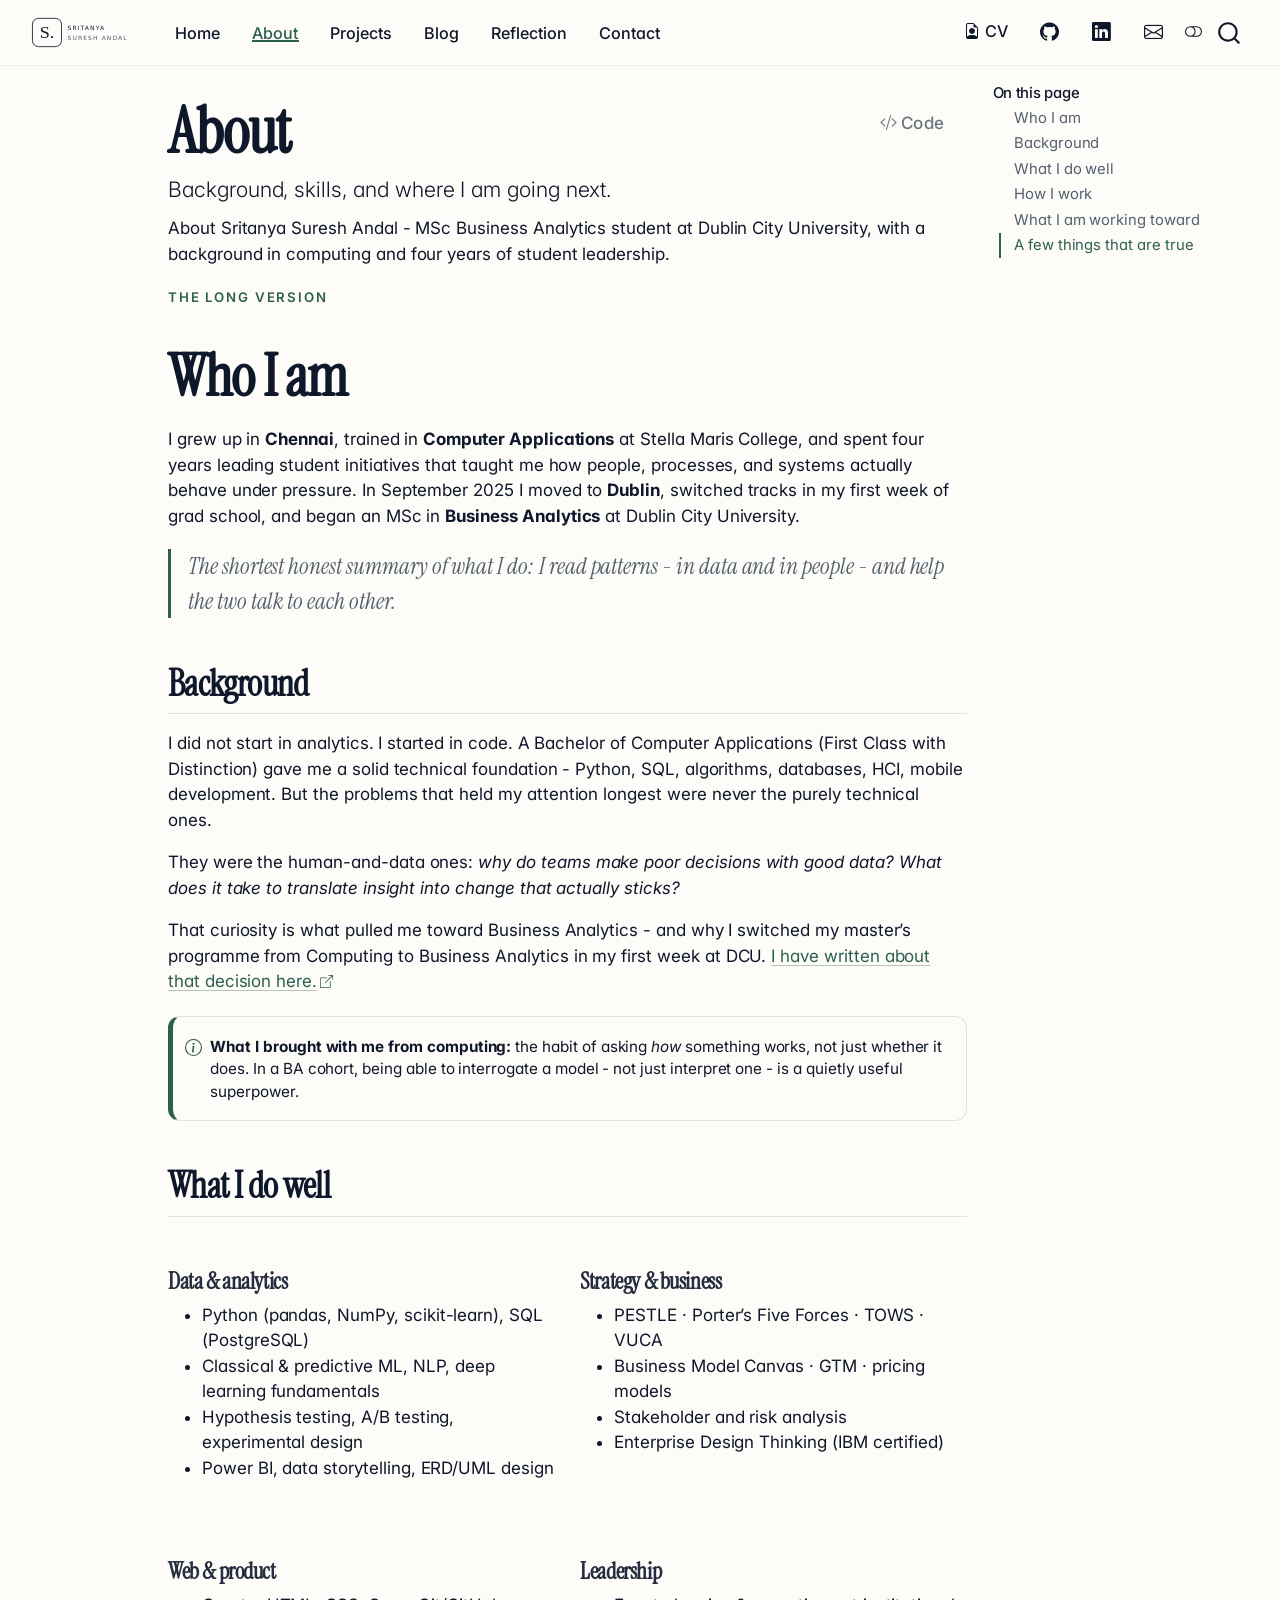
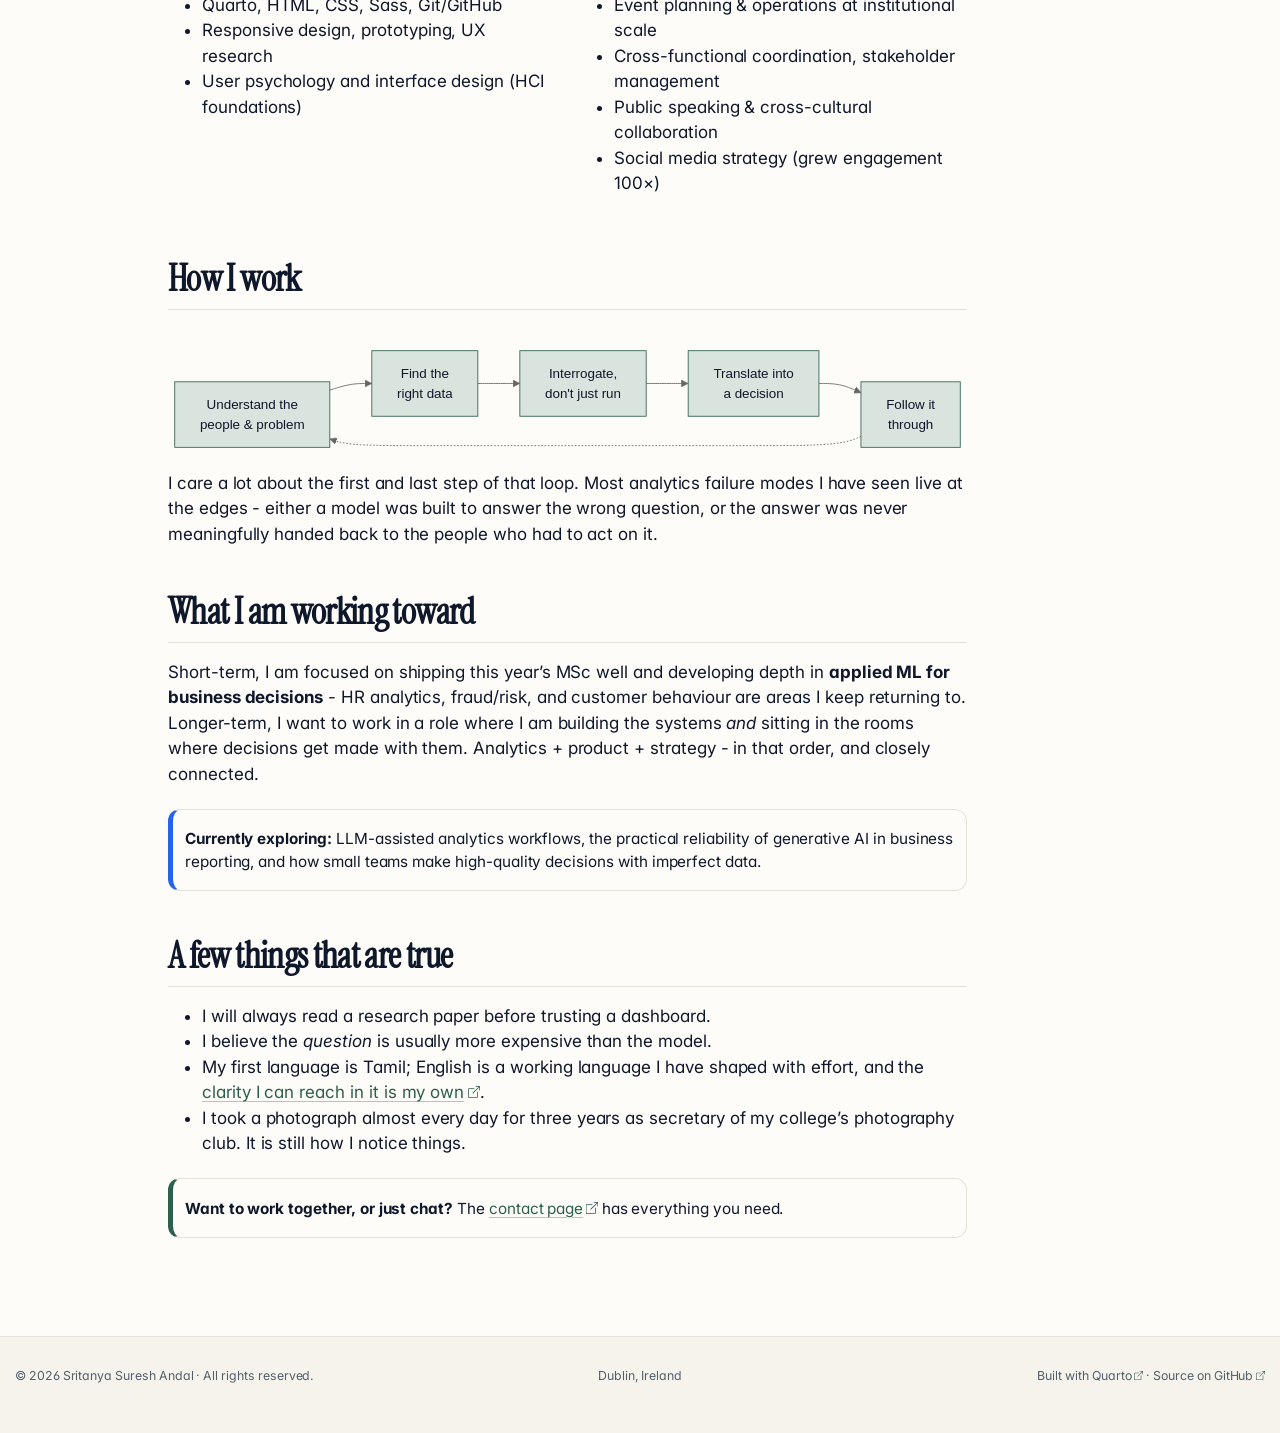
<file: docs/about.html>
<!DOCTYPE html>
<html xmlns="http://www.w3.org/1999/xhtml" lang="en" xml:lang="en"><head>

<meta charset="utf-8">
<meta name="generator" content="quarto-1.9.36">

<meta name="viewport" content="width=device-width, initial-scale=1.0, user-scalable=yes">

<meta name="description" content="About Sritanya Suresh Andal - MSc Business Analytics student at Dublin City University, with a background in computing and four years of student leadership.">

<title>About - Sritanya Suresh Andal – Sritanya Suresh Andal</title>
<style>
/* Default styles provided by pandoc.
** See https://pandoc.org/MANUAL.html#variables-for-html for config info.
*/
code{white-space: pre-wrap;}
span.smallcaps{font-variant: small-caps;}
div.columns{display: flex; gap: min(4vw, 1.5em);}
div.column{flex: auto; overflow-x: auto;}
div.hanging-indent{margin-left: 1.5em; text-indent: -1.5em;}
ul.task-list{list-style: none;}
ul.task-list li input[type="checkbox"] {
  width: 0.8em;
  margin: 0 0.8em 0.2em -1em; /* quarto-specific, see https://github.com/quarto-dev/quarto-cli/issues/4556 */ 
  vertical-align: middle;
}
/* CSS for syntax highlighting */
html { -webkit-text-size-adjust: 100%; }
pre > code.sourceCode { white-space: pre; position: relative; }
pre > code.sourceCode > span { display: inline-block; line-height: 1.25; }
pre > code.sourceCode > span:empty { height: 1.2em; }
.sourceCode { overflow: visible; }
code.sourceCode > span { color: inherit; text-decoration: inherit; }
div.sourceCode { margin: 1em 0; }
pre.sourceCode { margin: 0; }
@media screen {
div.sourceCode { overflow: auto; }
}
@media print {
pre > code.sourceCode { white-space: pre-wrap; }
pre > code.sourceCode > span { text-indent: -5em; padding-left: 5em; }
}
pre.numberSource code
  { counter-reset: source-line 0; }
pre.numberSource code > span
  { position: relative; left: -4em; counter-increment: source-line; }
pre.numberSource code > span > a:first-child::before
  { content: counter(source-line);
    position: relative; left: -1em; text-align: right; vertical-align: baseline;
    border: none; display: inline-block;
    -webkit-touch-callout: none; -webkit-user-select: none;
    -khtml-user-select: none; -moz-user-select: none;
    -ms-user-select: none; user-select: none;
    padding: 0 4px; width: 4em;
  }
pre.numberSource { margin-left: 3em;  padding-left: 4px; }
div.sourceCode
  {   }
@media screen {
pre > code.sourceCode > span > a:first-child::before { text-decoration: underline; }
}
</style>


<script src="site_libs/quarto-nav/quarto-nav.js"></script>
<script src="site_libs/clipboard/clipboard.min.js"></script>
<script src="site_libs/quarto-search/autocomplete.umd.js"></script>
<script src="site_libs/quarto-search/fuse.min.js"></script>
<script src="site_libs/quarto-search/quarto-search.js"></script>
<meta name="quarto:offset" content="./">
<link href="./images/favicon.svg" rel="icon" type="image/svg+xml">
<script src="site_libs/quarto-html/quarto.js" type="module"></script>
<script src="site_libs/quarto-html/tabsets/tabsets.js" type="module"></script>
<script src="site_libs/quarto-html/popper.min.js"></script>
<script src="site_libs/quarto-html/tippy.umd.min.js"></script>
<script src="site_libs/quarto-html/anchor.min.js"></script>
<link href="site_libs/quarto-html/tippy.css" rel="stylesheet">
<link href="site_libs/quarto-html/quarto-syntax-highlighting-32bcf4e57d0af7dfccb6f1c4588847e7.css" rel="stylesheet" class="quarto-color-scheme" id="quarto-text-highlighting-styles">
<link href="site_libs/quarto-html/quarto-syntax-highlighting-dark-514bade276ff09a3e1a53576ab5712ac.css" rel="stylesheet" class="quarto-color-scheme quarto-color-alternate" id="quarto-text-highlighting-styles">
<link href="site_libs/quarto-html/quarto-syntax-highlighting-32bcf4e57d0af7dfccb6f1c4588847e7.css" rel="stylesheet" class="quarto-color-scheme-extra" id="quarto-text-highlighting-styles">
<script src="site_libs/bootstrap/bootstrap.min.js"></script>
<link href="site_libs/bootstrap/bootstrap-icons.css" rel="stylesheet">
<link href="site_libs/bootstrap/bootstrap-c2e13e178588920f6df60aa18d66e609.min.css" rel="stylesheet" append-hash="true" class="quarto-color-scheme" id="quarto-bootstrap" data-mode="light">
<link href="site_libs/bootstrap/bootstrap-dark-9442a386602ddb64aa4a82c0bfe66339.min.css" rel="stylesheet" append-hash="true" class="quarto-color-scheme quarto-color-alternate" id="quarto-bootstrap" data-mode="dark">
<link href="site_libs/bootstrap/bootstrap-c2e13e178588920f6df60aa18d66e609.min.css" rel="stylesheet" append-hash="true" class="quarto-color-scheme-extra" id="quarto-bootstrap" data-mode="light">
<script id="quarto-search-options" type="application/json">{
  "location": "navbar",
  "copy-button": false,
  "collapse-after": 3,
  "panel-placement": "end",
  "type": "overlay",
  "limit": 50,
  "keyboard-shortcut": [
    "f",
    "/",
    "s"
  ],
  "language": {
    "search-no-results-text": "No results",
    "search-matching-documents-text": "matching documents",
    "search-copy-link-title": "Copy link to search",
    "search-hide-matches-text": "Hide additional matches",
    "search-more-match-text": "more match in this document",
    "search-more-matches-text": "more matches in this document",
    "search-clear-button-title": "Clear",
    "search-text-placeholder": "",
    "search-detached-cancel-button-title": "Cancel",
    "search-submit-button-title": "Submit",
    "search-label": "Search"
  }
}</script>
<style>html{ scroll-behavior: smooth; }</style>
<meta name="mermaid-theme" content="neutral">
<script src="site_libs/quarto-diagram/mermaid.min.js"></script>
<script src="site_libs/quarto-diagram/mermaid-init.js"></script>
<link href="site_libs/quarto-diagram/mermaid.css" rel="stylesheet">


<meta property="og:title" content="About - Sritanya Suresh Andal">
<meta property="og:description" content="About Sritanya Suresh Andal - MSc Business Analytics student at Dublin City University, with a background in computing and four years of student leadership.">
<meta property="og:site_name" content="Sritanya Suresh Andal">
<meta name="twitter:title" content="About - Sritanya Suresh Andal">
<meta name="twitter:description" content="About Sritanya Suresh Andal - MSc Business Analytics student at Dublin City University, with a background in computing and four years of student leadership.">
<meta name="twitter:card" content="summary">
</head>

<body class="nav-fixed quarto-light"><script id="quarto-html-before-body" type="application/javascript">
    const toggleBodyColorMode = (bsSheetEl) => {
      const mode = bsSheetEl.getAttribute("data-mode");
      const bodyEl = window.document.querySelector("body");
      if (mode === "dark") {
        bodyEl.classList.add("quarto-dark");
        bodyEl.classList.remove("quarto-light");
      } else {
        bodyEl.classList.add("quarto-light");
        bodyEl.classList.remove("quarto-dark");
      }
    }
    const toggleBodyColorPrimary = () => {
      const bsSheetEl = window.document.querySelector("link#quarto-bootstrap:not([rel=disabled-stylesheet])");
      if (bsSheetEl) {
        toggleBodyColorMode(bsSheetEl);
      }
    }
    const setColorSchemeToggle = (alternate) => {
      const toggles = window.document.querySelectorAll('.quarto-color-scheme-toggle');
      for (let i=0; i < toggles.length; i++) {
        const toggle = toggles[i];
        if (toggle) {
          if (alternate) {
            toggle.classList.add("alternate");
          } else {
            toggle.classList.remove("alternate");
          }
        }
      }
    };
    const toggleColorMode = (alternate) => {
      // Switch the stylesheets
      const primaryStylesheets = window.document.querySelectorAll('link.quarto-color-scheme:not(.quarto-color-alternate)');
      const alternateStylesheets = window.document.querySelectorAll('link.quarto-color-scheme.quarto-color-alternate');
      manageTransitions('#quarto-margin-sidebar .nav-link', false);
      if (alternate) {
        // note: dark is layered on light, we don't disable primary!
        enableStylesheet(alternateStylesheets);
        for (const sheetNode of alternateStylesheets) {
          if (sheetNode.id === "quarto-bootstrap") {
            toggleBodyColorMode(sheetNode);
          }
        }
      } else {
        disableStylesheet(alternateStylesheets);
        enableStylesheet(primaryStylesheets)
        toggleBodyColorPrimary();
      }
      manageTransitions('#quarto-margin-sidebar .nav-link', true);
      // Switch the toggles
      setColorSchemeToggle(alternate)
      // Hack to workaround the fact that safari doesn't
      // properly recolor the scrollbar when toggling (#1455)
      if (navigator.userAgent.indexOf('Safari') > 0 && navigator.userAgent.indexOf('Chrome') == -1) {
        manageTransitions("body", false);
        window.scrollTo(0, 1);
        setTimeout(() => {
          window.scrollTo(0, 0);
          manageTransitions("body", true);
        }, 40);
      }
    }
    const disableStylesheet = (stylesheets) => {
      for (let i=0; i < stylesheets.length; i++) {
        const stylesheet = stylesheets[i];
        stylesheet.rel = 'disabled-stylesheet';
      }
    }
    const enableStylesheet = (stylesheets) => {
      for (let i=0; i < stylesheets.length; i++) {
        const stylesheet = stylesheets[i];
        if(stylesheet.rel !== 'stylesheet') { // for Chrome, which will still FOUC without this check
          stylesheet.rel = 'stylesheet';
        }
      }
    }
    const manageTransitions = (selector, allowTransitions) => {
      const els = window.document.querySelectorAll(selector);
      for (let i=0; i < els.length; i++) {
        const el = els[i];
        if (allowTransitions) {
          el.classList.remove('notransition');
        } else {
          el.classList.add('notransition');
        }
      }
    }
    const isFileUrl = () => {
      return window.location.protocol === 'file:';
    }
    const hasAlternateSentinel = () => {
      let styleSentinel = getColorSchemeSentinel();
      if (styleSentinel !== null) {
        return styleSentinel === "alternate";
      } else {
        return false;
      }
    }
    const setStyleSentinel = (alternate) => {
      const value = alternate ? "alternate" : "default";
      if (!isFileUrl()) {
        window.localStorage.setItem("quarto-color-scheme", value);
      } else {
        localAlternateSentinel = value;
      }
    }
    const getColorSchemeSentinel = () => {
      if (!isFileUrl()) {
        const storageValue = window.localStorage.getItem("quarto-color-scheme");
        return storageValue != null ? storageValue : localAlternateSentinel;
      } else {
        return localAlternateSentinel;
      }
    }
    const toggleGiscusIfUsed = (isAlternate, darkModeDefault) => {
      const baseTheme = document.querySelector('#giscus-base-theme')?.value ?? 'light';
      const alternateTheme = document.querySelector('#giscus-alt-theme')?.value ?? 'dark';
      let newTheme = '';
      if(authorPrefersDark) {
        newTheme = isAlternate ? baseTheme : alternateTheme;
      } else {
        newTheme = isAlternate ? alternateTheme : baseTheme;
      }
      const changeGiscusTheme = () => {
        // From: https://github.com/giscus/giscus/issues/336
        const sendMessage = (message) => {
          const iframe = document.querySelector('iframe.giscus-frame');
          if (!iframe) return;
          iframe.contentWindow.postMessage({ giscus: message }, 'https://giscus.app');
        }
        sendMessage({
          setConfig: {
            theme: newTheme
          }
        });
      }
      const isGiscussLoaded = window.document.querySelector('iframe.giscus-frame') !== null;
      if (isGiscussLoaded) {
        changeGiscusTheme();
      }
    };
    const authorPrefersDark = false;
    const darkModeDefault = authorPrefersDark;
      document.querySelector('link#quarto-text-highlighting-styles.quarto-color-scheme-extra').rel = 'disabled-stylesheet';
      document.querySelector('link#quarto-bootstrap.quarto-color-scheme-extra').rel = 'disabled-stylesheet';
    let localAlternateSentinel = darkModeDefault ? 'alternate' : 'default';
    // Dark / light mode switch
    window.quartoToggleColorScheme = () => {
      // Read the current dark / light value
      let toAlternate = !hasAlternateSentinel();
      toggleColorMode(toAlternate);
      setStyleSentinel(toAlternate);
      toggleGiscusIfUsed(toAlternate, darkModeDefault);
      window.dispatchEvent(new Event('resize'));
    };
    // Switch to dark mode if need be
    if (hasAlternateSentinel()) {
      toggleColorMode(true);
    } else {
      toggleColorMode(false);
    }
  </script>

<div id="quarto-search-results"></div>
  <header id="quarto-header" class="headroom fixed-top">
    <nav class="navbar navbar-expand-lg " data-bs-theme="dark">
      <div class="navbar-container container-fluid">
      <div class="navbar-brand-container mx-auto">
    <a href="./index.html" class="navbar-brand navbar-brand-logo">
    <img src="./images/logo.svg" alt="Sritanya Suresh Andal" class="navbar-logo light-content">
    <img src="./images/logo.svg" alt="Sritanya Suresh Andal" class="navbar-logo dark-content">
    </a>
  </div>
            <div id="quarto-search" class="" title="Search"></div>
          <button class="navbar-toggler" type="button" data-bs-toggle="collapse" data-bs-target="#navbarCollapse" aria-controls="navbarCollapse" role="menu" aria-expanded="false" aria-label="Toggle navigation" onclick="if (window.quartoToggleHeadroom) { window.quartoToggleHeadroom(); }">
  <span class="navbar-toggler-icon"></span>
</button>
          <div class="collapse navbar-collapse" id="navbarCollapse">
            <ul class="navbar-nav navbar-nav-scroll me-auto">
  <li class="nav-item">
    <a class="nav-link" href="./index.html"> 
<span class="menu-text">Home</span></a>
  </li>  
  <li class="nav-item">
    <a class="nav-link active" href="./about.html" aria-current="page"> 
<span class="menu-text">About</span></a>
  </li>  
  <li class="nav-item">
    <a class="nav-link" href="./projects/index.html"> 
<span class="menu-text">Projects</span></a>
  </li>  
  <li class="nav-item">
    <a class="nav-link" href="./blog/index.html"> 
<span class="menu-text">Blog</span></a>
  </li>  
  <li class="nav-item">
    <a class="nav-link" href="./reflection.html"> 
<span class="menu-text">Reflection</span></a>
  </li>  
  <li class="nav-item">
    <a class="nav-link" href="./contact.html"> 
<span class="menu-text">Contact</span></a>
  </li>  
</ul>
            <ul class="navbar-nav navbar-nav-scroll ms-auto">
  <li class="nav-item">
    <a class="nav-link" href="./cv/SritanyaSureshAndal_CV.pdf" target="_blank"> <i class="bi bi-file-earmark-person" role="img">
</i> 
<span class="menu-text">CV</span></a>
  </li>  
  <li class="nav-item compact">
    <a class="nav-link" href="https://github.com/sritanya-sureshandal" target="_blank"> <i class="bi bi-github" role="img" aria-label="GitHub">
</i> 
<span class="menu-text"></span></a>
  </li>  
  <li class="nav-item compact">
    <a class="nav-link" href="https://www.linkedin.com/in/sritanyasureshandal" target="_blank"> <i class="bi bi-linkedin" role="img" aria-label="LinkedIn">
</i> 
<span class="menu-text"></span></a>
  </li>  
  <li class="nav-item compact">
    <a class="nav-link" href="mailto:sritanyaandalsuresh@gmail.com"> <i class="bi bi-envelope" role="img" aria-label="Email">
</i> 
<span class="menu-text"></span></a>
  </li>  
</ul>
          </div> <!-- /navcollapse -->
            <div class="quarto-navbar-tools">
  <a href="" class="quarto-color-scheme-toggle quarto-navigation-tool  px-1" onclick="window.quartoToggleColorScheme(); return false;" title="Toggle dark mode"><i class="bi"></i></a>
</div>
      </div> <!-- /container-fluid -->
    </nav>
</header>
<!-- content -->
<div id="quarto-content" class="quarto-container page-columns page-rows-contents page-layout-article page-navbar">
<!-- sidebar -->
<!-- margin-sidebar -->
    <div id="quarto-margin-sidebar" class="sidebar margin-sidebar">
        <nav id="TOC" role="doc-toc" class="toc-active">
    <h2 id="toc-title">On this page</h2>
   
  <ul class="collapse">
  <li><a href="#who-i-am" id="toc-who-i-am" class="nav-link active" data-scroll-target="#who-i-am">Who I am</a>
  <ul class="collapse">
  <li><a href="#background" id="toc-background" class="nav-link" data-scroll-target="#background">Background</a></li>
  <li><a href="#what-i-do-well" id="toc-what-i-do-well" class="nav-link" data-scroll-target="#what-i-do-well">What I do well</a></li>
  <li><a href="#how-i-work" id="toc-how-i-work" class="nav-link" data-scroll-target="#how-i-work">How I work</a></li>
  <li><a href="#what-i-am-working-toward" id="toc-what-i-am-working-toward" class="nav-link" data-scroll-target="#what-i-am-working-toward">What I am working toward</a></li>
  <li><a href="#a-few-things-that-are-true" id="toc-a-few-things-that-are-true" class="nav-link" data-scroll-target="#a-few-things-that-are-true">A few things that are true</a></li>
  </ul></li>
  </ul>
</nav>
    </div>
<!-- main -->
<main class="content" id="quarto-document-content">


<header id="title-block-header" class="quarto-title-block default">
<div class="quarto-title">
<div class="quarto-title-block"><div><h1 class="title">About</h1><button type="button" class="btn code-tools-button" id="quarto-code-tools-source"><i class="bi"></i> Code</button></div></div>
<p class="subtitle lead">Background, skills, and where I am going next.</p>
</div>

<div>
  <div class="description">
    About Sritanya Suresh Andal - MSc Business Analytics student at Dublin City University, with a background in computing and four years of student leadership.
  </div>
</div>


<div class="quarto-title-meta">

    
  
    
  </div>
  


</header>


<p><span class="kicker">The long version</span></p>
<section id="who-i-am" class="level1">
<h1>Who I am</h1>
<p>I grew up in <strong>Chennai</strong>, trained in <strong>Computer Applications</strong> at Stella Maris College, and spent four years leading student initiatives that taught me how people, processes, and systems actually behave under pressure. In September 2025 I moved to <strong>Dublin</strong>, switched tracks in my first week of grad school, and began an MSc in <strong>Business Analytics</strong> at Dublin City University.</p>
<div class="lede">
<p>The shortest honest summary of what I do: I read patterns - in data and in people - and help the two talk to each other.</p>
</div>
<section id="background" class="level2">
<h2 class="anchored" data-anchor-id="background">Background</h2>
<p>I did not start in analytics. I started in code. A Bachelor of Computer Applications (First Class with Distinction) gave me a solid technical foundation - Python, SQL, algorithms, databases, HCI, mobile development. But the problems that held my attention longest were never the purely technical ones.</p>
<p>They were the human-and-data ones: <em>why do teams make poor decisions with good data? What does it take to translate insight into change that actually sticks?</em></p>
<p>That curiosity is what pulled me toward Business Analytics - and why I switched my master’s programme from Computing to Business Analytics in my first week at DCU. <a href="./blog/posts/people-over-code.html">I have written about that decision here.</a></p>
<div class="callout callout-style-simple callout-note">
<div class="callout-body d-flex">
<div class="callout-icon-container">
<i class="callout-icon"></i>
</div>
<div class="callout-body-container">
<p><strong>What I brought with me from computing:</strong> the habit of asking <em>how</em> something works, not just whether it does. In a BA cohort, being able to interrogate a model - not just interpret one - is a quietly useful superpower.</p>
</div>
</div>
</div>
</section>
<section id="what-i-do-well" class="level2">
<h2 class="anchored" data-anchor-id="what-i-do-well">What I do well</h2>
<div class="grid">
<section id="data-analytics" class="level3 g-col-12 g-col-md-6">
<h3 class="anchored" data-anchor-id="data-analytics">Data &amp; analytics</h3>
<ul>
<li>Python (pandas, NumPy, scikit-learn), SQL (PostgreSQL)</li>
<li>Classical &amp; predictive ML, NLP, deep learning fundamentals</li>
<li>Hypothesis testing, A/B testing, experimental design</li>
<li>Power BI, data storytelling, ERD/UML design</li>
</ul>
</section>
<section id="strategy-business" class="level3 g-col-12 g-col-md-6">
<h3 class="anchored" data-anchor-id="strategy-business">Strategy &amp; business</h3>
<ul>
<li>PESTLE · Porter’s Five Forces · TOWS · VUCA</li>
<li>Business Model Canvas · GTM · pricing models</li>
<li>Stakeholder and risk analysis</li>
<li>Enterprise Design Thinking (IBM certified)</li>
</ul>
</section>
<section id="web-product" class="level3 g-col-12 g-col-md-6">
<h3 class="anchored" data-anchor-id="web-product">Web &amp; product</h3>
<ul>
<li>Quarto, HTML, CSS, Sass, Git/GitHub</li>
<li>Responsive design, prototyping, UX research</li>
<li>User psychology and interface design (HCI foundations)</li>
</ul>
</section>
<section id="leadership" class="level3 g-col-12 g-col-md-6">
<h3 class="anchored" data-anchor-id="leadership">Leadership</h3>
<ul>
<li>Event planning &amp; operations at institutional scale</li>
<li>Cross-functional coordination, stakeholder management</li>
<li>Public speaking &amp; cross-cultural collaboration</li>
<li>Social media strategy (grew engagement 100×)</li>
</ul>
</section>
</div>
</section>
<section id="how-i-work" class="level2">
<h2 class="anchored" data-anchor-id="how-i-work">How I work</h2>
<div class="cell" data-layout-align="default">
<div class="cell-output-display">
<div>
<p></p><figure class="figure"><p></p>
<div>
<pre class="mermaid mermaid-js">flowchart LR
    A[Understand the&lt;br/&gt;people &amp; problem] --&gt; B[Find the&lt;br/&gt;right data]
    B --&gt; C[Interrogate,&lt;br/&gt;don't just run]
    C --&gt; D[Translate into&lt;br/&gt;a decision]
    D --&gt; E[Follow it&lt;br/&gt;through]
    E -.-&gt; A
    classDef node fill:#D8E4DD,stroke:#2D5F4E,color:#0F172A;
    class A,B,C,D,E node;
</pre>
</div>
<p></p></figure><p></p>
</div>
</div>
</div>
<p>I care a lot about the first and last step of that loop. Most analytics failure modes I have seen live at the edges - either a model was built to answer the wrong question, or the answer was never meaningfully handed back to the people who had to act on it.</p>
</section>
<section id="what-i-am-working-toward" class="level2">
<h2 class="anchored" data-anchor-id="what-i-am-working-toward">What I am working toward</h2>
<p>Short-term, I am focused on shipping this year’s MSc well and developing depth in <strong>applied ML for business decisions</strong> - HR analytics, fraud/risk, and customer behaviour are areas I keep returning to. Longer-term, I want to work in a role where I am building the systems <em>and</em> sitting in the rooms where decisions get made with them. Analytics + product + strategy - in that order, and closely connected.</p>
<div class="callout callout-style-simple callout-tip no-icon">
<div class="callout-body d-flex">
<div class="callout-icon-container">
<i class="callout-icon no-icon"></i>
</div>
<div class="callout-body-container">
<p><strong>Currently exploring:</strong> LLM-assisted analytics workflows, the practical reliability of generative AI in business reporting, and how small teams make high-quality decisions with imperfect data.</p>
</div>
</div>
</div>
</section>
<section id="a-few-things-that-are-true" class="level2">
<h2 class="anchored" data-anchor-id="a-few-things-that-are-true">A few things that are true</h2>
<ul>
<li>I will always read a research paper before trusting a dashboard.</li>
<li>I believe the <em>question</em> is usually more expensive than the model.</li>
<li>My first language is Tamil; English is a working language I have shaped with effort, and the <a href="./blog/posts/clarity-between-languages.html">clarity I can reach in it is my own</a>.</li>
<li>I took a photograph almost every day for three years as secretary of my college’s photography club. It is still how I notice things.</li>
</ul>
<div class="callout callout-style-simple callout-note no-icon">
<div class="callout-body d-flex">
<div class="callout-icon-container">
<i class="callout-icon no-icon"></i>
</div>
<div class="callout-body-container">
<p><strong>Want to work together, or just chat?</strong> The <a href="./contact.html">contact page</a> has everything you need.</p>
</div>
</div>
</div>


<!-- -->

</section>
</section>

<a onclick="window.scrollTo(0, 0); return false;" role="button" id="quarto-back-to-top"><i class="bi bi-arrow-up"></i> Back to top</a></main> <!-- /main -->
<script id="quarto-html-after-body" type="application/javascript">
  window.document.addEventListener("DOMContentLoaded", function (event) {
    // Ensure there is a toggle, if there isn't float one in the top right
    if (window.document.querySelector('.quarto-color-scheme-toggle') === null) {
      const a = window.document.createElement('a');
      a.classList.add('top-right');
      a.classList.add('quarto-color-scheme-toggle');
      a.href = "";
      a.onclick = function() { try { window.quartoToggleColorScheme(); } catch {} return false; };
      const i = window.document.createElement("i");
      i.classList.add('bi');
      a.appendChild(i);
      window.document.body.appendChild(a);
    }
    setColorSchemeToggle(hasAlternateSentinel())
    const icon = "";
    const anchorJS = new window.AnchorJS();
    anchorJS.options = {
      placement: 'right',
      icon: icon
    };
    anchorJS.add('.anchored');
    const isCodeAnnotation = (el) => {
      for (const clz of el.classList) {
        if (clz.startsWith('code-annotation-')) {                     
          return true;
        }
      }
      return false;
    }
    const onCopySuccess = function(e) {
      // button target
      const button = e.trigger;
      // don't keep focus
      button.blur();
      // flash "checked"
      button.classList.add('code-copy-button-checked');
      var currentTitle = button.getAttribute("title");
      button.setAttribute("title", "Copied!");
      let tooltip;
      if (window.bootstrap) {
        button.setAttribute("data-bs-toggle", "tooltip");
        button.setAttribute("data-bs-placement", "left");
        button.setAttribute("data-bs-title", "Copied!");
        tooltip = new bootstrap.Tooltip(button, 
          { trigger: "manual", 
            customClass: "code-copy-button-tooltip",
            offset: [0, -8]});
        tooltip.show();    
      }
      setTimeout(function() {
        if (tooltip) {
          tooltip.hide();
          button.removeAttribute("data-bs-title");
          button.removeAttribute("data-bs-toggle");
          button.removeAttribute("data-bs-placement");
        }
        button.setAttribute("title", currentTitle);
        button.classList.remove('code-copy-button-checked');
      }, 1000);
      // clear code selection
      e.clearSelection();
    }
    const getTextToCopy = function(trigger) {
      const outerScaffold = trigger.parentElement.cloneNode(true);
      const codeEl = outerScaffold.querySelector('code');
      for (const childEl of codeEl.children) {
        if (isCodeAnnotation(childEl)) {
          childEl.remove();
        }
      }
      return codeEl.innerText;
    }
    const clipboard = new window.ClipboardJS('.code-copy-button:not([data-in-quarto-modal])', {
      text: getTextToCopy
    });
    clipboard.on('success', onCopySuccess);
    if (window.document.getElementById('quarto-embedded-source-code-modal')) {
      const clipboardModal = new window.ClipboardJS('.code-copy-button[data-in-quarto-modal]', {
        text: getTextToCopy,
        container: window.document.getElementById('quarto-embedded-source-code-modal')
      });
      clipboardModal.on('success', onCopySuccess);
    }
    const viewSource = window.document.getElementById('quarto-view-source') ||
                       window.document.getElementById('quarto-code-tools-source');
    if (viewSource) {
      const sourceUrl = viewSource.getAttribute("data-quarto-source-url");
      viewSource.addEventListener("click", function(e) {
        if (sourceUrl) {
          // rstudio viewer pane
          if (/\bcapabilities=\b/.test(window.location)) {
            window.open(sourceUrl);
          } else {
            window.location.href = sourceUrl;
          }
        } else {
          const modal = new bootstrap.Modal(document.getElementById('quarto-embedded-source-code-modal'));
          modal.show();
        }
        return false;
      });
    }
    function toggleCodeHandler(show) {
      return function(e) {
        const detailsSrc = window.document.querySelectorAll(".cell > details > .sourceCode");
        for (let i=0; i<detailsSrc.length; i++) {
          const details = detailsSrc[i].parentElement;
          if (show) {
            details.open = true;
          } else {
            details.removeAttribute("open");
          }
        }
        const cellCodeDivs = window.document.querySelectorAll(".cell > .sourceCode");
        const fromCls = show ? "hidden" : "unhidden";
        const toCls = show ? "unhidden" : "hidden";
        for (let i=0; i<cellCodeDivs.length; i++) {
          const codeDiv = cellCodeDivs[i];
          if (codeDiv.classList.contains(fromCls)) {
            codeDiv.classList.remove(fromCls);
            codeDiv.classList.add(toCls);
          } 
        }
        return false;
      }
    }
    const hideAllCode = window.document.getElementById("quarto-hide-all-code");
    if (hideAllCode) {
      hideAllCode.addEventListener("click", toggleCodeHandler(false));
    }
    const showAllCode = window.document.getElementById("quarto-show-all-code");
    if (showAllCode) {
      showAllCode.addEventListener("click", toggleCodeHandler(true));
    }
      var localhostRegex = new RegExp(/^(?:http|https):\/\/localhost\:?[0-9]*\//);
      var mailtoRegex = new RegExp(/^mailto:/);
        var filterRegex = new RegExp("https:\/\/sritanya\.github\.io");
      var isInternal = (href) => {
          return filterRegex.test(href) || localhostRegex.test(href) || mailtoRegex.test(href);
      }
      // Inspect non-navigation links and adorn them if external
     var links = window.document.querySelectorAll('a[href]:not(.nav-link):not(.navbar-brand):not(.toc-action):not(.sidebar-link):not(.sidebar-item-toggle):not(.pagination-link):not(.no-external):not([aria-hidden]):not(.dropdown-item):not(.quarto-navigation-tool):not(.about-link)');
      for (var i=0; i<links.length; i++) {
        const link = links[i];
        if (!isInternal(link.href)) {
          // undo the damage that might have been done by quarto-nav.js in the case of
          // links that we want to consider external
          if (link.dataset.originalHref !== undefined) {
            link.href = link.dataset.originalHref;
          }
            // target, if specified
            link.setAttribute("target", "_blank");
            if (link.getAttribute("rel") === null) {
              link.setAttribute("rel", "noopener");
            }
            // default icon
            link.classList.add("external");
        }
      }
    function tippyHover(el, contentFn, onTriggerFn, onUntriggerFn) {
      const config = {
        allowHTML: true,
        maxWidth: 500,
        delay: 100,
        arrow: false,
        appendTo: function(el) {
            return el.parentElement;
        },
        interactive: true,
        interactiveBorder: 10,
        theme: 'quarto',
        placement: 'bottom-start',
      };
      if (contentFn) {
        config.content = contentFn;
      }
      if (onTriggerFn) {
        config.onTrigger = onTriggerFn;
      }
      if (onUntriggerFn) {
        config.onUntrigger = onUntriggerFn;
      }
      window.tippy(el, config); 
    }
    const noterefs = window.document.querySelectorAll('a[role="doc-noteref"]');
    for (var i=0; i<noterefs.length; i++) {
      const ref = noterefs[i];
      tippyHover(ref, function() {
        // use id or data attribute instead here
        let href = ref.getAttribute('data-footnote-href') || ref.getAttribute('href');
        try { href = new URL(href).hash; } catch {}
        const id = href.replace(/^#\/?/, "");
        const note = window.document.getElementById(id);
        if (note) {
          return note.innerHTML;
        } else {
          return "";
        }
      });
    }
    const xrefs = window.document.querySelectorAll('a.quarto-xref');
    const processXRef = (id, note) => {
      // Strip column container classes
      const stripColumnClz = (el) => {
        el.classList.remove("page-full", "page-columns");
        if (el.children) {
          for (const child of el.children) {
            stripColumnClz(child);
          }
        }
      }
      stripColumnClz(note)
      if (id === null || id.startsWith('sec-')) {
        // Special case sections, only their first couple elements
        const container = document.createElement("div");
        if (note.children && note.children.length > 2) {
          container.appendChild(note.children[0].cloneNode(true));
          for (let i = 1; i < note.children.length; i++) {
            const child = note.children[i];
            if (child.tagName === "P" && child.innerText === "") {
              continue;
            } else {
              container.appendChild(child.cloneNode(true));
              break;
            }
          }
          if (window.Quarto?.typesetMath) {
            window.Quarto.typesetMath(container);
          }
          return container.innerHTML
        } else {
          if (window.Quarto?.typesetMath) {
            window.Quarto.typesetMath(note);
          }
          return note.innerHTML;
        }
      } else {
        // Remove any anchor links if they are present
        const anchorLink = note.querySelector('a.anchorjs-link');
        if (anchorLink) {
          anchorLink.remove();
        }
        if (window.Quarto?.typesetMath) {
          window.Quarto.typesetMath(note);
        }
        if (note.classList.contains("callout")) {
          return note.outerHTML;
        } else {
          return note.innerHTML;
        }
      }
    }
    for (var i=0; i<xrefs.length; i++) {
      const xref = xrefs[i];
      tippyHover(xref, undefined, function(instance) {
        instance.disable();
        let url = xref.getAttribute('href');
        let hash = undefined; 
        if (url.startsWith('#')) {
          hash = url;
        } else {
          try { hash = new URL(url).hash; } catch {}
        }
        if (hash) {
          const id = hash.replace(/^#\/?/, "");
          const note = window.document.getElementById(id);
          if (note !== null) {
            try {
              const html = processXRef(id, note.cloneNode(true));
              instance.setContent(html);
            } finally {
              instance.enable();
              instance.show();
            }
          } else {
            // See if we can fetch this
            fetch(url.split('#')[0])
            .then(res => res.text())
            .then(html => {
              const parser = new DOMParser();
              const htmlDoc = parser.parseFromString(html, "text/html");
              const note = htmlDoc.getElementById(id);
              if (note !== null) {
                const html = processXRef(id, note);
                instance.setContent(html);
              } 
            }).finally(() => {
              instance.enable();
              instance.show();
            });
          }
        } else {
          // See if we can fetch a full url (with no hash to target)
          // This is a special case and we should probably do some content thinning / targeting
          fetch(url)
          .then(res => res.text())
          .then(html => {
            const parser = new DOMParser();
            const htmlDoc = parser.parseFromString(html, "text/html");
            const note = htmlDoc.querySelector('main.content');
            if (note !== null) {
              // This should only happen for chapter cross references
              // (since there is no id in the URL)
              // remove the first header
              if (note.children.length > 0 && note.children[0].tagName === "HEADER") {
                note.children[0].remove();
              }
              const html = processXRef(null, note);
              instance.setContent(html);
            } 
          }).finally(() => {
            instance.enable();
            instance.show();
          });
        }
      }, function(instance) {
      });
    }
        let selectedAnnoteEl;
        const selectorForAnnotation = ( cell, annotation) => {
          let cellAttr = 'data-code-cell="' + cell + '"';
          let lineAttr = 'data-code-annotation="' +  annotation + '"';
          const selector = 'span[' + cellAttr + '][' + lineAttr + ']';
          return selector;
        }
        const selectCodeLines = (annoteEl) => {
          const doc = window.document;
          const targetCell = annoteEl.getAttribute("data-target-cell");
          const targetAnnotation = annoteEl.getAttribute("data-target-annotation");
          const annoteSpan = window.document.querySelector(selectorForAnnotation(targetCell, targetAnnotation));
          const lines = annoteSpan.getAttribute("data-code-lines").split(",");
          const lineIds = lines.map((line) => {
            return targetCell + "-" + line;
          })
          let top = null;
          let height = null;
          let parent = null;
          if (lineIds.length > 0) {
              //compute the position of the single el (top and bottom and make a div)
              const el = window.document.getElementById(lineIds[0]);
              top = el.offsetTop;
              height = el.offsetHeight;
              parent = el.parentElement.parentElement;
            if (lineIds.length > 1) {
              const lastEl = window.document.getElementById(lineIds[lineIds.length - 1]);
              const bottom = lastEl.offsetTop + lastEl.offsetHeight;
              height = bottom - top;
            }
            if (top !== null && height !== null && parent !== null) {
              // cook up a div (if necessary) and position it 
              let div = window.document.getElementById("code-annotation-line-highlight");
              if (div === null) {
                div = window.document.createElement("div");
                div.setAttribute("id", "code-annotation-line-highlight");
                div.style.position = 'absolute';
                parent.appendChild(div);
              }
              div.style.top = top - 2 + "px";
              div.style.height = height + 4 + "px";
              div.style.left = 0;
              let gutterDiv = window.document.getElementById("code-annotation-line-highlight-gutter");
              if (gutterDiv === null) {
                gutterDiv = window.document.createElement("div");
                gutterDiv.setAttribute("id", "code-annotation-line-highlight-gutter");
                gutterDiv.style.position = 'absolute';
                const codeCell = window.document.getElementById(targetCell);
                const gutter = codeCell.querySelector('.code-annotation-gutter');
                gutter.appendChild(gutterDiv);
              }
              gutterDiv.style.top = top - 2 + "px";
              gutterDiv.style.height = height + 4 + "px";
            }
            selectedAnnoteEl = annoteEl;
          }
        };
        const unselectCodeLines = () => {
          const elementsIds = ["code-annotation-line-highlight", "code-annotation-line-highlight-gutter"];
          elementsIds.forEach((elId) => {
            const div = window.document.getElementById(elId);
            if (div) {
              div.remove();
            }
          });
          selectedAnnoteEl = undefined;
        };
          // Handle positioning of the toggle
      window.addEventListener(
        "resize",
        throttle(() => {
          elRect = undefined;
          if (selectedAnnoteEl) {
            selectCodeLines(selectedAnnoteEl);
          }
        }, 10)
      );
      function throttle(fn, ms) {
      let throttle = false;
      let timer;
        return (...args) => {
          if(!throttle) { // first call gets through
              fn.apply(this, args);
              throttle = true;
          } else { // all the others get throttled
              if(timer) clearTimeout(timer); // cancel #2
              timer = setTimeout(() => {
                fn.apply(this, args);
                timer = throttle = false;
              }, ms);
          }
        };
      }
        // Attach click handler to the DT
        const annoteDls = window.document.querySelectorAll('dt[data-target-cell]');
        for (const annoteDlNode of annoteDls) {
          annoteDlNode.addEventListener('click', (event) => {
            const clickedEl = event.target;
            if (clickedEl !== selectedAnnoteEl) {
              unselectCodeLines();
              const activeEl = window.document.querySelector('dt[data-target-cell].code-annotation-active');
              if (activeEl) {
                activeEl.classList.remove('code-annotation-active');
              }
              selectCodeLines(clickedEl);
              clickedEl.classList.add('code-annotation-active');
            } else {
              // Unselect the line
              unselectCodeLines();
              clickedEl.classList.remove('code-annotation-active');
            }
          });
        }
    const findCites = (el) => {
      const parentEl = el.parentElement;
      if (parentEl) {
        const cites = parentEl.dataset.cites;
        if (cites) {
          return {
            el,
            cites: cites.split(' ')
          };
        } else {
          return findCites(el.parentElement)
        }
      } else {
        return undefined;
      }
    };
    var bibliorefs = window.document.querySelectorAll('a[role="doc-biblioref"]');
    for (var i=0; i<bibliorefs.length; i++) {
      const ref = bibliorefs[i];
      const citeInfo = findCites(ref);
      if (citeInfo) {
        tippyHover(citeInfo.el, function() {
          var popup = window.document.createElement('div');
          citeInfo.cites.forEach(function(cite) {
            var citeDiv = window.document.createElement('div');
            citeDiv.classList.add('hanging-indent');
            citeDiv.classList.add('csl-entry');
            var biblioDiv = window.document.getElementById('ref-' + cite);
            if (biblioDiv) {
              citeDiv.innerHTML = biblioDiv.innerHTML;
            }
            popup.appendChild(citeDiv);
          });
          return popup.innerHTML;
        });
      }
    }
  });
  </script><div class="modal fade" id="quarto-embedded-source-code-modal" tabindex="-1" aria-labelledby="quarto-embedded-source-code-modal-label" aria-hidden="true"><div class="modal-dialog modal-dialog-scrollable"><div class="modal-content"><div class="modal-header"><h5 class="modal-title" id="quarto-embedded-source-code-modal-label">Source Code</h5><button class="btn-close" data-bs-dismiss="modal"></button></div><div class="modal-body"><div class="">
<div class="code-copy-outer-scaffold"><div class="sourceCode" id="cb1" data-shortcodes="false"><pre class="sourceCode markdown code-with-copy"><code class="sourceCode markdown"><span id="cb1-1"><a href="#cb1-1" aria-hidden="true" tabindex="-1"></a><span class="co">---</span></span>
<span id="cb1-2"><a href="#cb1-2" aria-hidden="true" tabindex="-1"></a><span class="an">title:</span><span class="co"> "About"</span></span>
<span id="cb1-3"><a href="#cb1-3" aria-hidden="true" tabindex="-1"></a><span class="an">subtitle:</span><span class="co"> "Background, skills, and where I am going next."</span></span>
<span id="cb1-4"><a href="#cb1-4" aria-hidden="true" tabindex="-1"></a><span class="an">pagetitle:</span><span class="co"> "About - Sritanya Suresh Andal"</span></span>
<span id="cb1-5"><a href="#cb1-5" aria-hidden="true" tabindex="-1"></a><span class="an">description:</span><span class="co"> "About Sritanya Suresh Andal - MSc Business Analytics student at Dublin City University, with a background in computing and four years of student leadership."</span></span>
<span id="cb1-6"><a href="#cb1-6" aria-hidden="true" tabindex="-1"></a><span class="an">toc:</span><span class="co"> true</span></span>
<span id="cb1-7"><a href="#cb1-7" aria-hidden="true" tabindex="-1"></a><span class="an">toc-depth:</span><span class="co"> 2</span></span>
<span id="cb1-8"><a href="#cb1-8" aria-hidden="true" tabindex="-1"></a><span class="co">---</span></span>
<span id="cb1-9"><a href="#cb1-9" aria-hidden="true" tabindex="-1"></a></span>
<span id="cb1-10"><a href="#cb1-10" aria-hidden="true" tabindex="-1"></a><span class="co">[</span><span class="ot">The long version</span><span class="co">]</span>{.kicker}</span>
<span id="cb1-11"><a href="#cb1-11" aria-hidden="true" tabindex="-1"></a></span>
<span id="cb1-12"><a href="#cb1-12" aria-hidden="true" tabindex="-1"></a><span class="fu"># Who I am</span></span>
<span id="cb1-13"><a href="#cb1-13" aria-hidden="true" tabindex="-1"></a></span>
<span id="cb1-14"><a href="#cb1-14" aria-hidden="true" tabindex="-1"></a>I grew up in **Chennai**, trained in **Computer Applications** at Stella Maris College, and spent four years leading student initiatives that taught me how people, processes, and systems actually behave under pressure. In September 2025 I moved to **Dublin**, switched tracks in my first week of grad school, and began an MSc in **Business Analytics** at Dublin City University.</span>
<span id="cb1-15"><a href="#cb1-15" aria-hidden="true" tabindex="-1"></a></span>
<span id="cb1-16"><a href="#cb1-16" aria-hidden="true" tabindex="-1"></a>::: {.lede}</span>
<span id="cb1-17"><a href="#cb1-17" aria-hidden="true" tabindex="-1"></a>The shortest honest summary of what I do: I read patterns - in data and in people - and help the two talk to each other.</span>
<span id="cb1-18"><a href="#cb1-18" aria-hidden="true" tabindex="-1"></a>:::</span>
<span id="cb1-19"><a href="#cb1-19" aria-hidden="true" tabindex="-1"></a></span>
<span id="cb1-20"><a href="#cb1-20" aria-hidden="true" tabindex="-1"></a><span class="fu">## Background</span></span>
<span id="cb1-21"><a href="#cb1-21" aria-hidden="true" tabindex="-1"></a></span>
<span id="cb1-22"><a href="#cb1-22" aria-hidden="true" tabindex="-1"></a>I did not start in analytics. I started in code. A Bachelor of Computer Applications (First Class with Distinction) gave me a solid technical foundation - Python, SQL, algorithms, databases, HCI, mobile development. But the problems that held my attention longest were never the purely technical ones.</span>
<span id="cb1-23"><a href="#cb1-23" aria-hidden="true" tabindex="-1"></a></span>
<span id="cb1-24"><a href="#cb1-24" aria-hidden="true" tabindex="-1"></a>They were the human-and-data ones: *why do teams make poor decisions with good data? What does it take to translate insight into change that actually sticks?*</span>
<span id="cb1-25"><a href="#cb1-25" aria-hidden="true" tabindex="-1"></a></span>
<span id="cb1-26"><a href="#cb1-26" aria-hidden="true" tabindex="-1"></a>That curiosity is what pulled me toward Business Analytics - and why I switched my master's programme from Computing to Business Analytics in my first week at DCU. <span class="co">[</span><span class="ot">I have written about that decision here.</span><span class="co">](blog/posts/people-over-code.qmd)</span></span>
<span id="cb1-27"><a href="#cb1-27" aria-hidden="true" tabindex="-1"></a></span>
<span id="cb1-28"><a href="#cb1-28" aria-hidden="true" tabindex="-1"></a>::: {.callout-note appearance="simple"}</span>
<span id="cb1-29"><a href="#cb1-29" aria-hidden="true" tabindex="-1"></a>**What I brought with me from computing:** the habit of asking *how* something works, not just whether it does. In a BA cohort, being able to interrogate a model - not just interpret one - is a quietly useful superpower.</span>
<span id="cb1-30"><a href="#cb1-30" aria-hidden="true" tabindex="-1"></a>:::</span>
<span id="cb1-31"><a href="#cb1-31" aria-hidden="true" tabindex="-1"></a></span>
<span id="cb1-32"><a href="#cb1-32" aria-hidden="true" tabindex="-1"></a><span class="fu">## What I do well</span></span>
<span id="cb1-33"><a href="#cb1-33" aria-hidden="true" tabindex="-1"></a></span>
<span id="cb1-34"><a href="#cb1-34" aria-hidden="true" tabindex="-1"></a>::: {.grid}</span>
<span id="cb1-35"><a href="#cb1-35" aria-hidden="true" tabindex="-1"></a>::: {.g-col-12 .g-col-md-6}</span>
<span id="cb1-36"><a href="#cb1-36" aria-hidden="true" tabindex="-1"></a><span class="fu">### Data &amp; analytics</span></span>
<span id="cb1-37"><a href="#cb1-37" aria-hidden="true" tabindex="-1"></a><span class="ss">- </span>Python (pandas, NumPy, scikit-learn), SQL (PostgreSQL)</span>
<span id="cb1-38"><a href="#cb1-38" aria-hidden="true" tabindex="-1"></a><span class="ss">- </span>Classical &amp; predictive ML, NLP, deep learning fundamentals</span>
<span id="cb1-39"><a href="#cb1-39" aria-hidden="true" tabindex="-1"></a><span class="ss">- </span>Hypothesis testing, A/B testing, experimental design</span>
<span id="cb1-40"><a href="#cb1-40" aria-hidden="true" tabindex="-1"></a><span class="ss">- </span>Power BI, data storytelling, ERD/UML design</span>
<span id="cb1-41"><a href="#cb1-41" aria-hidden="true" tabindex="-1"></a>:::</span>
<span id="cb1-42"><a href="#cb1-42" aria-hidden="true" tabindex="-1"></a></span>
<span id="cb1-43"><a href="#cb1-43" aria-hidden="true" tabindex="-1"></a>::: {.g-col-12 .g-col-md-6}</span>
<span id="cb1-44"><a href="#cb1-44" aria-hidden="true" tabindex="-1"></a><span class="fu">### Strategy &amp; business</span></span>
<span id="cb1-45"><a href="#cb1-45" aria-hidden="true" tabindex="-1"></a><span class="ss">- </span>PESTLE · Porter's Five Forces · TOWS · VUCA</span>
<span id="cb1-46"><a href="#cb1-46" aria-hidden="true" tabindex="-1"></a><span class="ss">- </span>Business Model Canvas · GTM · pricing models</span>
<span id="cb1-47"><a href="#cb1-47" aria-hidden="true" tabindex="-1"></a><span class="ss">- </span>Stakeholder and risk analysis</span>
<span id="cb1-48"><a href="#cb1-48" aria-hidden="true" tabindex="-1"></a><span class="ss">- </span>Enterprise Design Thinking (IBM certified)</span>
<span id="cb1-49"><a href="#cb1-49" aria-hidden="true" tabindex="-1"></a>:::</span>
<span id="cb1-50"><a href="#cb1-50" aria-hidden="true" tabindex="-1"></a></span>
<span id="cb1-51"><a href="#cb1-51" aria-hidden="true" tabindex="-1"></a>::: {.g-col-12 .g-col-md-6}</span>
<span id="cb1-52"><a href="#cb1-52" aria-hidden="true" tabindex="-1"></a><span class="fu">### Web &amp; product</span></span>
<span id="cb1-53"><a href="#cb1-53" aria-hidden="true" tabindex="-1"></a><span class="ss">- </span>Quarto, HTML, CSS, Sass, Git/GitHub</span>
<span id="cb1-54"><a href="#cb1-54" aria-hidden="true" tabindex="-1"></a><span class="ss">- </span>Responsive design, prototyping, UX research</span>
<span id="cb1-55"><a href="#cb1-55" aria-hidden="true" tabindex="-1"></a><span class="ss">- </span>User psychology and interface design (HCI foundations)</span>
<span id="cb1-56"><a href="#cb1-56" aria-hidden="true" tabindex="-1"></a>:::</span>
<span id="cb1-57"><a href="#cb1-57" aria-hidden="true" tabindex="-1"></a></span>
<span id="cb1-58"><a href="#cb1-58" aria-hidden="true" tabindex="-1"></a>::: {.g-col-12 .g-col-md-6}</span>
<span id="cb1-59"><a href="#cb1-59" aria-hidden="true" tabindex="-1"></a><span class="fu">### Leadership</span></span>
<span id="cb1-60"><a href="#cb1-60" aria-hidden="true" tabindex="-1"></a><span class="ss">- </span>Event planning &amp; operations at institutional scale</span>
<span id="cb1-61"><a href="#cb1-61" aria-hidden="true" tabindex="-1"></a><span class="ss">- </span>Cross-functional coordination, stakeholder management</span>
<span id="cb1-62"><a href="#cb1-62" aria-hidden="true" tabindex="-1"></a><span class="ss">- </span>Public speaking &amp; cross-cultural collaboration</span>
<span id="cb1-63"><a href="#cb1-63" aria-hidden="true" tabindex="-1"></a><span class="ss">- </span>Social media strategy (grew engagement 100×)</span>
<span id="cb1-64"><a href="#cb1-64" aria-hidden="true" tabindex="-1"></a>:::</span>
<span id="cb1-65"><a href="#cb1-65" aria-hidden="true" tabindex="-1"></a>:::</span>
<span id="cb1-66"><a href="#cb1-66" aria-hidden="true" tabindex="-1"></a></span>
<span id="cb1-67"><a href="#cb1-67" aria-hidden="true" tabindex="-1"></a><span class="fu">## How I work</span></span>
<span id="cb1-68"><a href="#cb1-68" aria-hidden="true" tabindex="-1"></a></span>
<span id="cb1-71"><a href="#cb1-71" aria-hidden="true" tabindex="-1"></a><span class="in">```{mermaid}</span></span>
<span id="cb1-72"><a href="#cb1-72" aria-hidden="true" tabindex="-1"></a>flowchart LR</span>
<span id="cb1-73"><a href="#cb1-73" aria-hidden="true" tabindex="-1"></a>    A[Understand the&lt;br/&gt;people &amp; problem] --&gt; B[Find the&lt;br/&gt;right data]</span>
<span id="cb1-74"><a href="#cb1-74" aria-hidden="true" tabindex="-1"></a>    B --&gt; C[Interrogate,&lt;br/&gt;don<span class="ot">'</span><span class="ss">t just run]</span></span>
<span id="cb1-75"><a href="#cb1-75" aria-hidden="true" tabindex="-1"></a><span class="ss">    C --&gt; D[Translate into&lt;br/&gt;a decision]</span></span>
<span id="cb1-76"><a href="#cb1-76" aria-hidden="true" tabindex="-1"></a><span class="ss">    D --&gt; E[Follow it&lt;br/&gt;through]</span></span>
<span id="cb1-77"><a href="#cb1-77" aria-hidden="true" tabindex="-1"></a><span class="ss">    E -.-&gt; A</span></span>
<span id="cb1-78"><a href="#cb1-78" aria-hidden="true" tabindex="-1"></a><span class="ss">    classDef node fill:#D8E4DD,stroke:#2D5F4E,color:#0F172A;</span></span>
<span id="cb1-79"><a href="#cb1-79" aria-hidden="true" tabindex="-1"></a><span class="ss">    class A,B,C,D,E node;</span></span>
<span id="cb1-80"><a href="#cb1-80" aria-hidden="true" tabindex="-1"></a><span class="ss">```</span></span>
<span id="cb1-81"><a href="#cb1-81" aria-hidden="true" tabindex="-1"></a></span>
<span id="cb1-82"><a href="#cb1-82" aria-hidden="true" tabindex="-1"></a><span class="ss">I care a lot about the first and last step of that loop. Most analytics failure modes I have seen live at the edges - either a model was built to answer the wrong question, or the answer was never meaningfully handed back to the people who had to act on it.</span></span>
<span id="cb1-83"><a href="#cb1-83" aria-hidden="true" tabindex="-1"></a></span>
<span id="cb1-84"><a href="#cb1-84" aria-hidden="true" tabindex="-1"></a><span class="ss">## What I am working toward</span></span>
<span id="cb1-85"><a href="#cb1-85" aria-hidden="true" tabindex="-1"></a></span>
<span id="cb1-86"><a href="#cb1-86" aria-hidden="true" tabindex="-1"></a><span class="ss">Short-term, I am focused on shipping this year</span><span class="ot">'</span>s MSc well <span class="ot">and</span> developing depth in *<span class="dt">*applied</span> ML <span class="cf">for</span> business decisions*<span class="ot">*</span> - HR analytics, fraud/risk, <span class="ot">and</span> customer behaviour are areas I keep returning to. Longer-term, I want to work in a role where I am building the systems <span class="dt">*and</span><span class="ot">*</span> sitting in the rooms where decisions get made with them. Analytics + product + strategy - in that order, <span class="ot">and</span> closely connected.</span>
<span id="cb1-87"><a href="#cb1-87" aria-hidden="true" tabindex="-1"></a></span>
<span id="cb1-88"><a href="#cb1-88" aria-hidden="true" tabindex="-1"></a>::: {.callout-tip appearance=<span class="ot">"</span><span class="st">simple</span><span class="ot">"</span> icon=false}</span>
<span id="cb1-89"><a href="#cb1-89" aria-hidden="true" tabindex="-1"></a>*<span class="dt">*Currently</span> exploring:*<span class="ot">*</span> LLM-assisted analytics workflows, the practical reliability of generative AI in business reporting, <span class="ot">and</span> how small teams make high-quality decisions with imperfect data.</span>
<span id="cb1-90"><a href="#cb1-90" aria-hidden="true" tabindex="-1"></a>:::</span>
<span id="cb1-91"><a href="#cb1-91" aria-hidden="true" tabindex="-1"></a></span>
<span id="cb1-92"><a href="#cb1-92" aria-hidden="true" tabindex="-1"></a><span class="co">## A few things that are true</span></span>
<span id="cb1-93"><a href="#cb1-93" aria-hidden="true" tabindex="-1"></a></span>
<span id="cb1-94"><a href="#cb1-94" aria-hidden="true" tabindex="-1"></a>- I will always <span class="fu">read</span> a research paper before trusting a dashboard.</span>
<span id="cb1-95"><a href="#cb1-95" aria-hidden="true" tabindex="-1"></a>- I believe the <span class="dt">*question</span><span class="ot">*</span> is usually more expensive than the model.</span>
<span id="cb1-96"><a href="#cb1-96" aria-hidden="true" tabindex="-1"></a>- My first language is Tamil; English is a working language I have shaped with effort, <span class="ot">and</span> the [clarity I can reach in it is <span class="kw">my</span> own](blog/posts/clarity-between-languages.qmd).</span>
<span id="cb1-97"><a href="#cb1-97" aria-hidden="true" tabindex="-1"></a>- I took a photograph almost every day <span class="cf">for</span> three years as secretary of <span class="kw">my</span> college<span class="ot">'</span><span class="ss">s photography club. It is still how I notice things.</span></span>
<span id="cb1-98"><a href="#cb1-98" aria-hidden="true" tabindex="-1"></a></span>
<span id="cb1-99"><a href="#cb1-99" aria-hidden="true" tabindex="-1"></a><span class="ss">::: {.callout-note icon=false appearance="minimal"}</span></span>
<span id="cb1-100"><a href="#cb1-100" aria-hidden="true" tabindex="-1"></a><span class="ss">**Want to work together, or just chat?** The [contact page](contact.qmd) has everything you need.</span></span>
<span id="cb1-101"><a href="#cb1-101" aria-hidden="true" tabindex="-1"></a><span class="ss">:::</span></span>
</code></pre></div><button title="Copy to Clipboard" class="code-copy-button" data-in-quarto-modal=""><i class="bi"></i></button></div>
</div></div></div></div></div>
</div> <!-- /content -->
<footer class="footer">
  <div class="nav-footer">
    <div class="nav-footer-left">
<p>© 2026 Sritanya Suresh Andal · All rights reserved.</p>
</div>   
    <div class="nav-footer-center">
<p>Dublin, Ireland</p>
</div>
    <div class="nav-footer-right">
<p>Built with <a href="https://quarto.org">Quarto</a> · <a href="https://github.com/sritanya-sureshandal">Source on GitHub</a></p>
</div>
  </div>
</footer>




<script src="site_libs/quarto-html/zenscroll-min.js"></script>
</body></html>
</file>
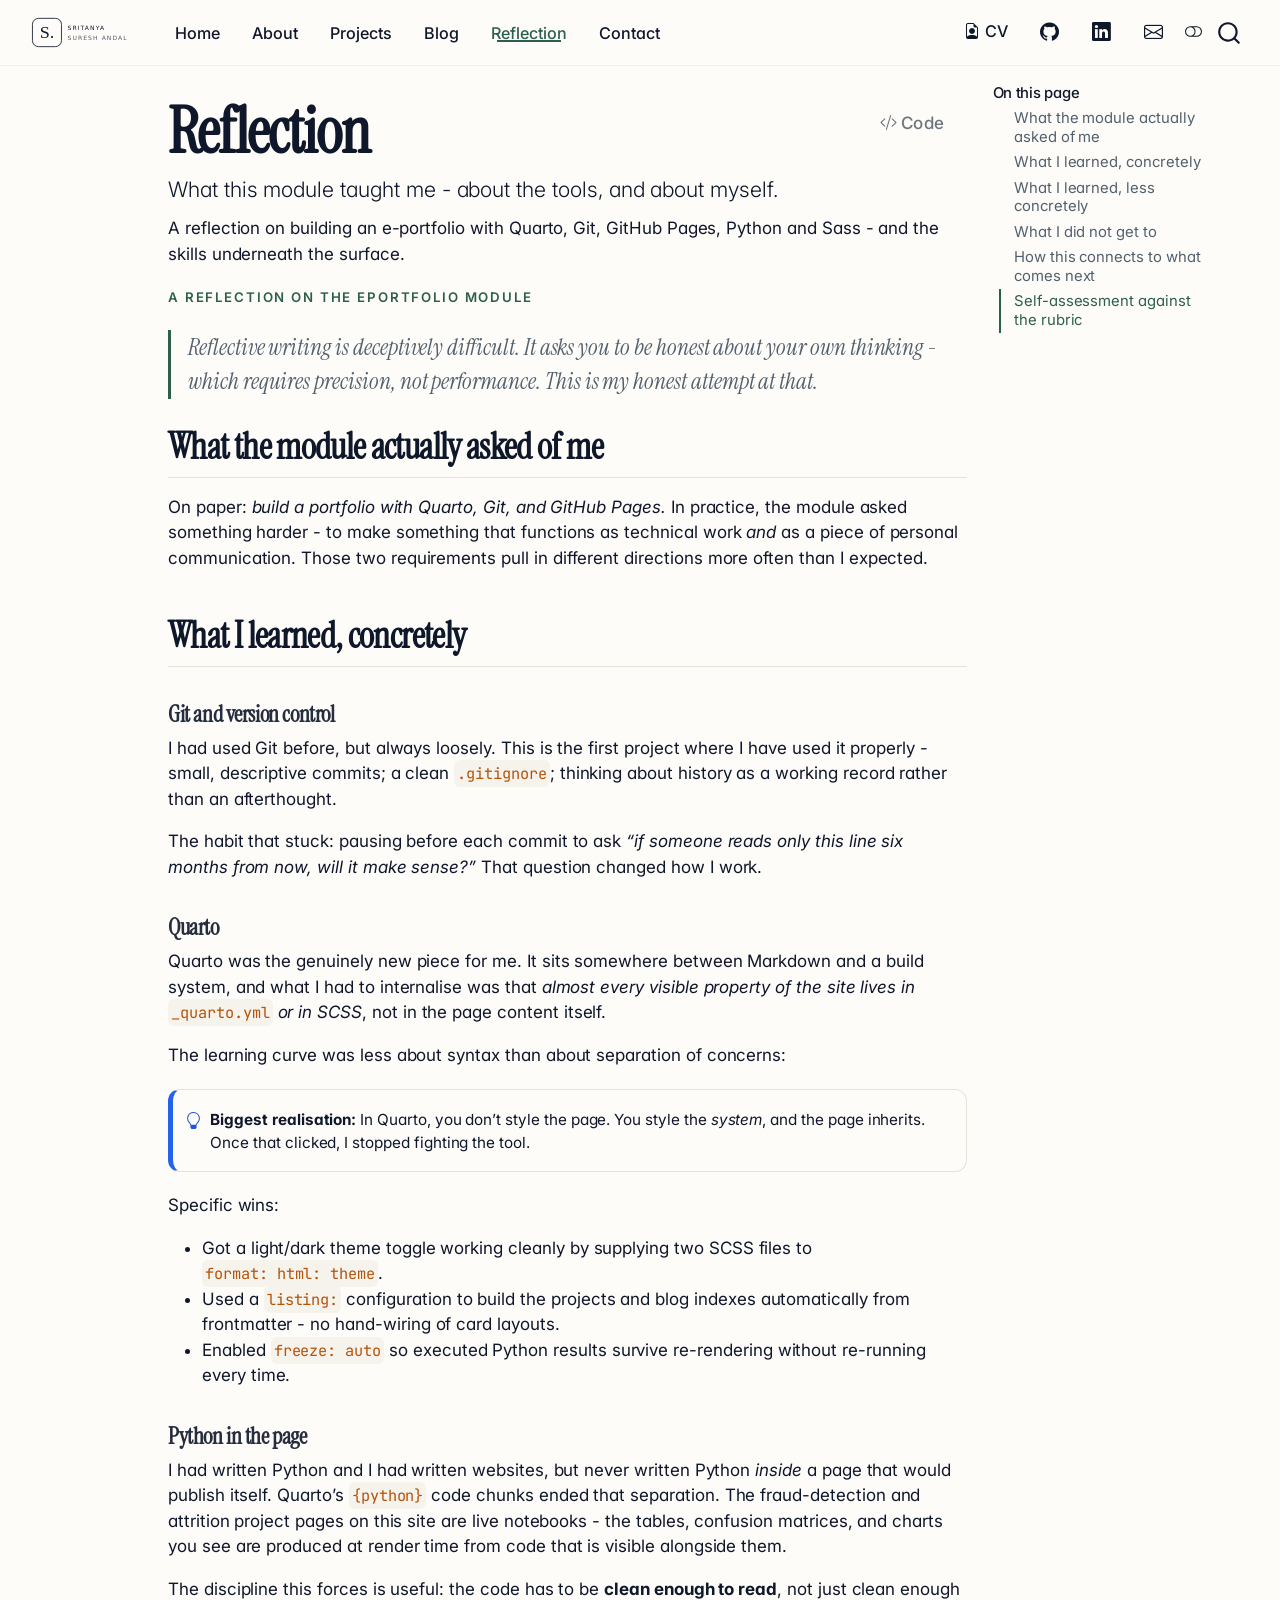
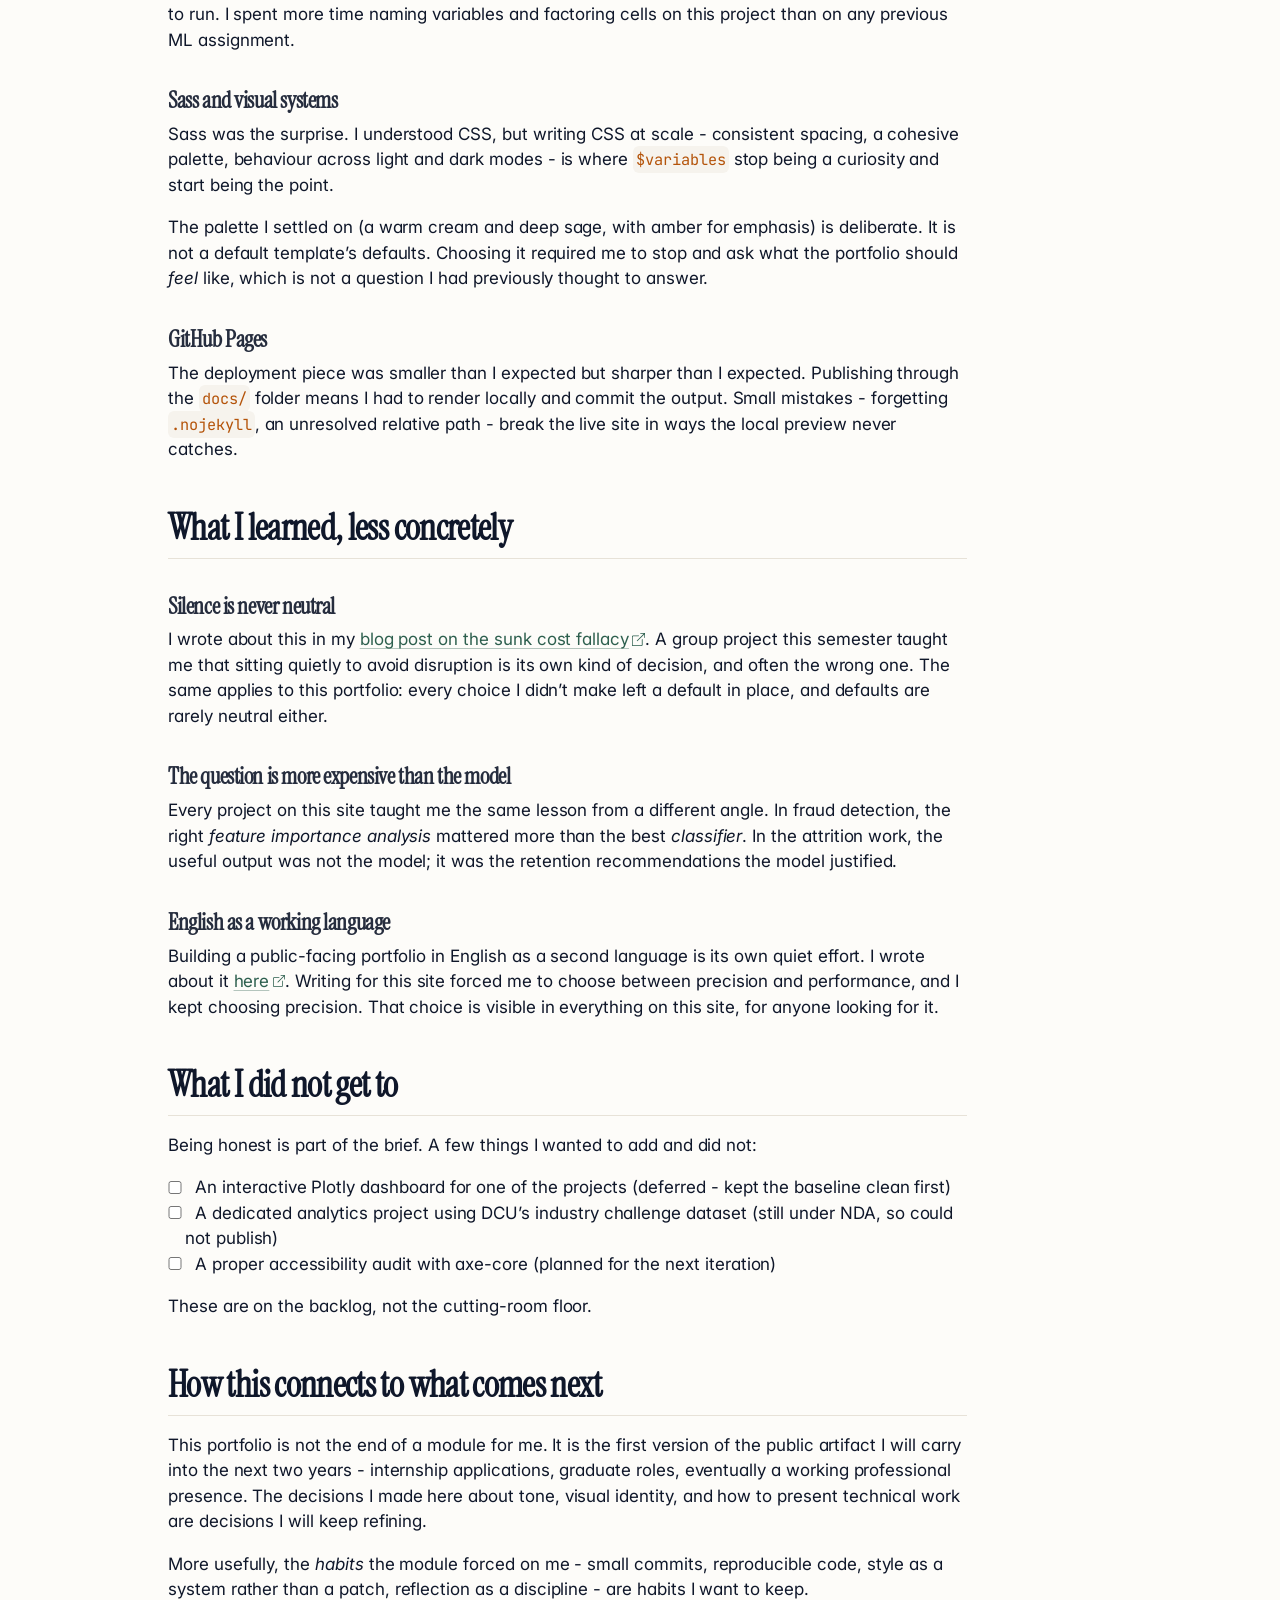
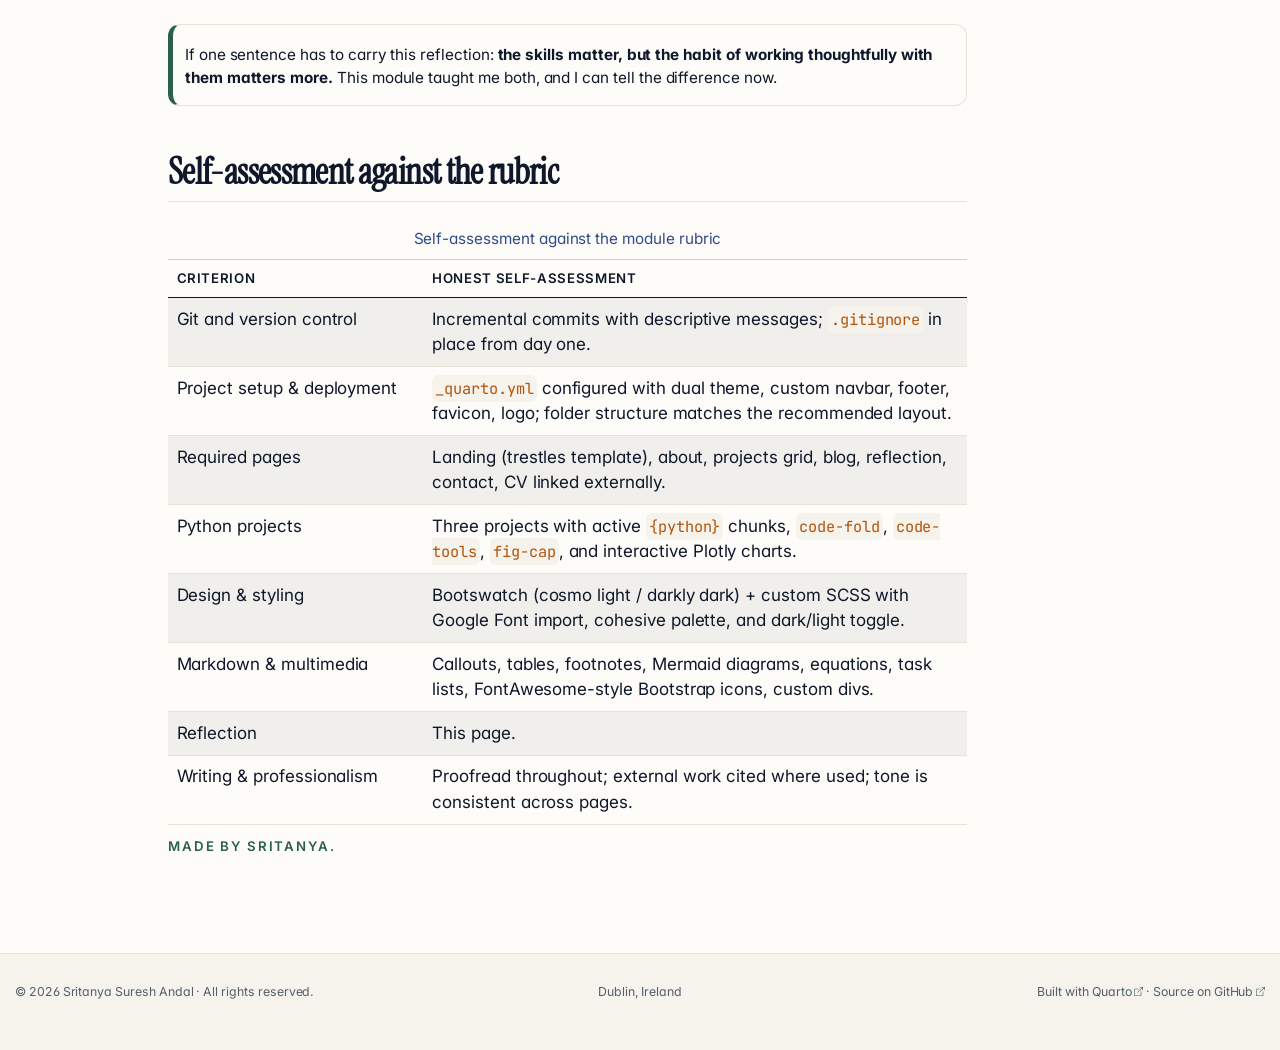
<file: docs/reflection.html>
<!DOCTYPE html>
<html xmlns="http://www.w3.org/1999/xhtml" lang="en" xml:lang="en"><head>

<meta charset="utf-8">
<meta name="generator" content="quarto-1.9.36">

<meta name="viewport" content="width=device-width, initial-scale=1.0, user-scalable=yes">

<meta name="description" content="A reflection on building an e-portfolio with Quarto, Git, GitHub Pages, Python and Sass - and the skills underneath the surface.">

<title>Reflection - Sritanya Suresh Andal – Sritanya Suresh Andal</title>
<style>
/* Default styles provided by pandoc.
** See https://pandoc.org/MANUAL.html#variables-for-html for config info.
*/
code{white-space: pre-wrap;}
span.smallcaps{font-variant: small-caps;}
div.columns{display: flex; gap: min(4vw, 1.5em);}
div.column{flex: auto; overflow-x: auto;}
div.hanging-indent{margin-left: 1.5em; text-indent: -1.5em;}
ul.task-list{list-style: none;}
ul.task-list li input[type="checkbox"] {
  width: 0.8em;
  margin: 0 0.8em 0.2em -1em; /* quarto-specific, see https://github.com/quarto-dev/quarto-cli/issues/4556 */ 
  vertical-align: middle;
}
/* CSS for syntax highlighting */
html { -webkit-text-size-adjust: 100%; }
pre > code.sourceCode { white-space: pre; position: relative; }
pre > code.sourceCode > span { display: inline-block; line-height: 1.25; }
pre > code.sourceCode > span:empty { height: 1.2em; }
.sourceCode { overflow: visible; }
code.sourceCode > span { color: inherit; text-decoration: inherit; }
div.sourceCode { margin: 1em 0; }
pre.sourceCode { margin: 0; }
@media screen {
div.sourceCode { overflow: auto; }
}
@media print {
pre > code.sourceCode { white-space: pre-wrap; }
pre > code.sourceCode > span { text-indent: -5em; padding-left: 5em; }
}
pre.numberSource code
  { counter-reset: source-line 0; }
pre.numberSource code > span
  { position: relative; left: -4em; counter-increment: source-line; }
pre.numberSource code > span > a:first-child::before
  { content: counter(source-line);
    position: relative; left: -1em; text-align: right; vertical-align: baseline;
    border: none; display: inline-block;
    -webkit-touch-callout: none; -webkit-user-select: none;
    -khtml-user-select: none; -moz-user-select: none;
    -ms-user-select: none; user-select: none;
    padding: 0 4px; width: 4em;
  }
pre.numberSource { margin-left: 3em;  padding-left: 4px; }
div.sourceCode
  {   }
@media screen {
pre > code.sourceCode > span > a:first-child::before { text-decoration: underline; }
}
</style>


<script src="site_libs/quarto-nav/quarto-nav.js"></script>
<script src="site_libs/clipboard/clipboard.min.js"></script>
<script src="site_libs/quarto-search/autocomplete.umd.js"></script>
<script src="site_libs/quarto-search/fuse.min.js"></script>
<script src="site_libs/quarto-search/quarto-search.js"></script>
<meta name="quarto:offset" content="./">
<link href="./images/favicon.svg" rel="icon" type="image/svg+xml">
<script src="site_libs/quarto-html/quarto.js" type="module"></script>
<script src="site_libs/quarto-html/tabsets/tabsets.js" type="module"></script>
<script src="site_libs/quarto-html/popper.min.js"></script>
<script src="site_libs/quarto-html/tippy.umd.min.js"></script>
<script src="site_libs/quarto-html/anchor.min.js"></script>
<link href="site_libs/quarto-html/tippy.css" rel="stylesheet">
<link href="site_libs/quarto-html/quarto-syntax-highlighting-32bcf4e57d0af7dfccb6f1c4588847e7.css" rel="stylesheet" class="quarto-color-scheme" id="quarto-text-highlighting-styles">
<link href="site_libs/quarto-html/quarto-syntax-highlighting-dark-514bade276ff09a3e1a53576ab5712ac.css" rel="stylesheet" class="quarto-color-scheme quarto-color-alternate" id="quarto-text-highlighting-styles">
<link href="site_libs/quarto-html/quarto-syntax-highlighting-32bcf4e57d0af7dfccb6f1c4588847e7.css" rel="stylesheet" class="quarto-color-scheme-extra" id="quarto-text-highlighting-styles">
<script src="site_libs/bootstrap/bootstrap.min.js"></script>
<link href="site_libs/bootstrap/bootstrap-icons.css" rel="stylesheet">
<link href="site_libs/bootstrap/bootstrap-c2e13e178588920f6df60aa18d66e609.min.css" rel="stylesheet" append-hash="true" class="quarto-color-scheme" id="quarto-bootstrap" data-mode="light">
<link href="site_libs/bootstrap/bootstrap-dark-9442a386602ddb64aa4a82c0bfe66339.min.css" rel="stylesheet" append-hash="true" class="quarto-color-scheme quarto-color-alternate" id="quarto-bootstrap" data-mode="dark">
<link href="site_libs/bootstrap/bootstrap-c2e13e178588920f6df60aa18d66e609.min.css" rel="stylesheet" append-hash="true" class="quarto-color-scheme-extra" id="quarto-bootstrap" data-mode="light">
<script id="quarto-search-options" type="application/json">{
  "location": "navbar",
  "copy-button": false,
  "collapse-after": 3,
  "panel-placement": "end",
  "type": "overlay",
  "limit": 50,
  "keyboard-shortcut": [
    "f",
    "/",
    "s"
  ],
  "language": {
    "search-no-results-text": "No results",
    "search-matching-documents-text": "matching documents",
    "search-copy-link-title": "Copy link to search",
    "search-hide-matches-text": "Hide additional matches",
    "search-more-match-text": "more match in this document",
    "search-more-matches-text": "more matches in this document",
    "search-clear-button-title": "Clear",
    "search-text-placeholder": "",
    "search-detached-cancel-button-title": "Cancel",
    "search-submit-button-title": "Submit",
    "search-label": "Search"
  }
}</script>
<style>html{ scroll-behavior: smooth; }</style>


<meta property="og:title" content="Reflection - Sritanya Suresh Andal">
<meta property="og:description" content="A reflection on building an e-portfolio with Quarto, Git, GitHub Pages, Python and Sass - and the skills underneath the surface.">
<meta property="og:site_name" content="Sritanya Suresh Andal">
<meta name="twitter:title" content="Reflection - Sritanya Suresh Andal">
<meta name="twitter:description" content="A reflection on building an e-portfolio with Quarto, Git, GitHub Pages, Python and Sass - and the skills underneath the surface.">
<meta name="twitter:card" content="summary">
</head>

<body class="nav-fixed quarto-light"><script id="quarto-html-before-body" type="application/javascript">
    const toggleBodyColorMode = (bsSheetEl) => {
      const mode = bsSheetEl.getAttribute("data-mode");
      const bodyEl = window.document.querySelector("body");
      if (mode === "dark") {
        bodyEl.classList.add("quarto-dark");
        bodyEl.classList.remove("quarto-light");
      } else {
        bodyEl.classList.add("quarto-light");
        bodyEl.classList.remove("quarto-dark");
      }
    }
    const toggleBodyColorPrimary = () => {
      const bsSheetEl = window.document.querySelector("link#quarto-bootstrap:not([rel=disabled-stylesheet])");
      if (bsSheetEl) {
        toggleBodyColorMode(bsSheetEl);
      }
    }
    const setColorSchemeToggle = (alternate) => {
      const toggles = window.document.querySelectorAll('.quarto-color-scheme-toggle');
      for (let i=0; i < toggles.length; i++) {
        const toggle = toggles[i];
        if (toggle) {
          if (alternate) {
            toggle.classList.add("alternate");
          } else {
            toggle.classList.remove("alternate");
          }
        }
      }
    };
    const toggleColorMode = (alternate) => {
      // Switch the stylesheets
      const primaryStylesheets = window.document.querySelectorAll('link.quarto-color-scheme:not(.quarto-color-alternate)');
      const alternateStylesheets = window.document.querySelectorAll('link.quarto-color-scheme.quarto-color-alternate');
      manageTransitions('#quarto-margin-sidebar .nav-link', false);
      if (alternate) {
        // note: dark is layered on light, we don't disable primary!
        enableStylesheet(alternateStylesheets);
        for (const sheetNode of alternateStylesheets) {
          if (sheetNode.id === "quarto-bootstrap") {
            toggleBodyColorMode(sheetNode);
          }
        }
      } else {
        disableStylesheet(alternateStylesheets);
        enableStylesheet(primaryStylesheets)
        toggleBodyColorPrimary();
      }
      manageTransitions('#quarto-margin-sidebar .nav-link', true);
      // Switch the toggles
      setColorSchemeToggle(alternate)
      // Hack to workaround the fact that safari doesn't
      // properly recolor the scrollbar when toggling (#1455)
      if (navigator.userAgent.indexOf('Safari') > 0 && navigator.userAgent.indexOf('Chrome') == -1) {
        manageTransitions("body", false);
        window.scrollTo(0, 1);
        setTimeout(() => {
          window.scrollTo(0, 0);
          manageTransitions("body", true);
        }, 40);
      }
    }
    const disableStylesheet = (stylesheets) => {
      for (let i=0; i < stylesheets.length; i++) {
        const stylesheet = stylesheets[i];
        stylesheet.rel = 'disabled-stylesheet';
      }
    }
    const enableStylesheet = (stylesheets) => {
      for (let i=0; i < stylesheets.length; i++) {
        const stylesheet = stylesheets[i];
        if(stylesheet.rel !== 'stylesheet') { // for Chrome, which will still FOUC without this check
          stylesheet.rel = 'stylesheet';
        }
      }
    }
    const manageTransitions = (selector, allowTransitions) => {
      const els = window.document.querySelectorAll(selector);
      for (let i=0; i < els.length; i++) {
        const el = els[i];
        if (allowTransitions) {
          el.classList.remove('notransition');
        } else {
          el.classList.add('notransition');
        }
      }
    }
    const isFileUrl = () => {
      return window.location.protocol === 'file:';
    }
    const hasAlternateSentinel = () => {
      let styleSentinel = getColorSchemeSentinel();
      if (styleSentinel !== null) {
        return styleSentinel === "alternate";
      } else {
        return false;
      }
    }
    const setStyleSentinel = (alternate) => {
      const value = alternate ? "alternate" : "default";
      if (!isFileUrl()) {
        window.localStorage.setItem("quarto-color-scheme", value);
      } else {
        localAlternateSentinel = value;
      }
    }
    const getColorSchemeSentinel = () => {
      if (!isFileUrl()) {
        const storageValue = window.localStorage.getItem("quarto-color-scheme");
        return storageValue != null ? storageValue : localAlternateSentinel;
      } else {
        return localAlternateSentinel;
      }
    }
    const toggleGiscusIfUsed = (isAlternate, darkModeDefault) => {
      const baseTheme = document.querySelector('#giscus-base-theme')?.value ?? 'light';
      const alternateTheme = document.querySelector('#giscus-alt-theme')?.value ?? 'dark';
      let newTheme = '';
      if(authorPrefersDark) {
        newTheme = isAlternate ? baseTheme : alternateTheme;
      } else {
        newTheme = isAlternate ? alternateTheme : baseTheme;
      }
      const changeGiscusTheme = () => {
        // From: https://github.com/giscus/giscus/issues/336
        const sendMessage = (message) => {
          const iframe = document.querySelector('iframe.giscus-frame');
          if (!iframe) return;
          iframe.contentWindow.postMessage({ giscus: message }, 'https://giscus.app');
        }
        sendMessage({
          setConfig: {
            theme: newTheme
          }
        });
      }
      const isGiscussLoaded = window.document.querySelector('iframe.giscus-frame') !== null;
      if (isGiscussLoaded) {
        changeGiscusTheme();
      }
    };
    const authorPrefersDark = false;
    const darkModeDefault = authorPrefersDark;
      document.querySelector('link#quarto-text-highlighting-styles.quarto-color-scheme-extra').rel = 'disabled-stylesheet';
      document.querySelector('link#quarto-bootstrap.quarto-color-scheme-extra').rel = 'disabled-stylesheet';
    let localAlternateSentinel = darkModeDefault ? 'alternate' : 'default';
    // Dark / light mode switch
    window.quartoToggleColorScheme = () => {
      // Read the current dark / light value
      let toAlternate = !hasAlternateSentinel();
      toggleColorMode(toAlternate);
      setStyleSentinel(toAlternate);
      toggleGiscusIfUsed(toAlternate, darkModeDefault);
      window.dispatchEvent(new Event('resize'));
    };
    // Switch to dark mode if need be
    if (hasAlternateSentinel()) {
      toggleColorMode(true);
    } else {
      toggleColorMode(false);
    }
  </script>

<div id="quarto-search-results"></div>
  <header id="quarto-header" class="headroom fixed-top">
    <nav class="navbar navbar-expand-lg " data-bs-theme="dark">
      <div class="navbar-container container-fluid">
      <div class="navbar-brand-container mx-auto">
    <a href="./index.html" class="navbar-brand navbar-brand-logo">
    <img src="./images/logo.svg" alt="Sritanya Suresh Andal" class="navbar-logo light-content">
    <img src="./images/logo.svg" alt="Sritanya Suresh Andal" class="navbar-logo dark-content">
    </a>
  </div>
            <div id="quarto-search" class="" title="Search"></div>
          <button class="navbar-toggler" type="button" data-bs-toggle="collapse" data-bs-target="#navbarCollapse" aria-controls="navbarCollapse" role="menu" aria-expanded="false" aria-label="Toggle navigation" onclick="if (window.quartoToggleHeadroom) { window.quartoToggleHeadroom(); }">
  <span class="navbar-toggler-icon"></span>
</button>
          <div class="collapse navbar-collapse" id="navbarCollapse">
            <ul class="navbar-nav navbar-nav-scroll me-auto">
  <li class="nav-item">
    <a class="nav-link" href="./index.html"> 
<span class="menu-text">Home</span></a>
  </li>  
  <li class="nav-item">
    <a class="nav-link" href="./about.html"> 
<span class="menu-text">About</span></a>
  </li>  
  <li class="nav-item">
    <a class="nav-link" href="./projects/index.html"> 
<span class="menu-text">Projects</span></a>
  </li>  
  <li class="nav-item">
    <a class="nav-link" href="./blog/index.html"> 
<span class="menu-text">Blog</span></a>
  </li>  
  <li class="nav-item">
    <a class="nav-link active" href="./reflection.html" aria-current="page"> 
<span class="menu-text">Reflection</span></a>
  </li>  
  <li class="nav-item">
    <a class="nav-link" href="./contact.html"> 
<span class="menu-text">Contact</span></a>
  </li>  
</ul>
            <ul class="navbar-nav navbar-nav-scroll ms-auto">
  <li class="nav-item">
    <a class="nav-link" href="./cv/SritanyaSureshAndal_CV.pdf" target="_blank"> <i class="bi bi-file-earmark-person" role="img">
</i> 
<span class="menu-text">CV</span></a>
  </li>  
  <li class="nav-item compact">
    <a class="nav-link" href="https://github.com/sritanya-sureshandal" target="_blank"> <i class="bi bi-github" role="img" aria-label="GitHub">
</i> 
<span class="menu-text"></span></a>
  </li>  
  <li class="nav-item compact">
    <a class="nav-link" href="https://www.linkedin.com/in/sritanyasureshandal" target="_blank"> <i class="bi bi-linkedin" role="img" aria-label="LinkedIn">
</i> 
<span class="menu-text"></span></a>
  </li>  
  <li class="nav-item compact">
    <a class="nav-link" href="mailto:sritanyaandalsuresh@gmail.com"> <i class="bi bi-envelope" role="img" aria-label="Email">
</i> 
<span class="menu-text"></span></a>
  </li>  
</ul>
          </div> <!-- /navcollapse -->
            <div class="quarto-navbar-tools">
  <a href="" class="quarto-color-scheme-toggle quarto-navigation-tool  px-1" onclick="window.quartoToggleColorScheme(); return false;" title="Toggle dark mode"><i class="bi"></i></a>
</div>
      </div> <!-- /container-fluid -->
    </nav>
</header>
<!-- content -->
<div id="quarto-content" class="quarto-container page-columns page-rows-contents page-layout-article page-navbar">
<!-- sidebar -->
<!-- margin-sidebar -->
    <div id="quarto-margin-sidebar" class="sidebar margin-sidebar">
        <nav id="TOC" role="doc-toc" class="toc-active">
    <h2 id="toc-title">On this page</h2>
   
  <ul class="collapse">
  <li><a href="#what-the-module-actually-asked-of-me" id="toc-what-the-module-actually-asked-of-me" class="nav-link active" data-scroll-target="#what-the-module-actually-asked-of-me">What the module actually asked of me</a></li>
  <li><a href="#what-i-learned-concretely" id="toc-what-i-learned-concretely" class="nav-link" data-scroll-target="#what-i-learned-concretely">What I learned, concretely</a></li>
  <li><a href="#what-i-learned-less-concretely" id="toc-what-i-learned-less-concretely" class="nav-link" data-scroll-target="#what-i-learned-less-concretely">What I learned, less concretely</a></li>
  <li><a href="#what-i-did-not-get-to" id="toc-what-i-did-not-get-to" class="nav-link" data-scroll-target="#what-i-did-not-get-to">What I did not get to</a></li>
  <li><a href="#how-this-connects-to-what-comes-next" id="toc-how-this-connects-to-what-comes-next" class="nav-link" data-scroll-target="#how-this-connects-to-what-comes-next">How this connects to what comes next</a></li>
  <li><a href="#self-assessment-against-the-rubric" id="toc-self-assessment-against-the-rubric" class="nav-link" data-scroll-target="#self-assessment-against-the-rubric">Self-assessment against the rubric</a></li>
  </ul>
</nav>
    </div>
<!-- main -->
<main class="content" id="quarto-document-content">


<header id="title-block-header" class="quarto-title-block default">
<div class="quarto-title">
<div class="quarto-title-block"><div><h1 class="title">Reflection</h1><button type="button" class="btn code-tools-button" id="quarto-code-tools-source"><i class="bi"></i> Code</button></div></div>
<p class="subtitle lead">What this module taught me - about the tools, and about myself.</p>
</div>

<div>
  <div class="description">
    A reflection on building an e-portfolio with Quarto, Git, GitHub Pages, Python and Sass - and the skills underneath the surface.
  </div>
</div>


<div class="quarto-title-meta">

    
  
    
  </div>
  


</header>


<p><span class="kicker">A reflection on the ePortfolio module</span></p>
<div class="lede">
<p>Reflective writing is deceptively difficult. It asks you to be honest about your own thinking - which requires precision, not performance. This is my honest attempt at that.</p>
</div>
<section id="what-the-module-actually-asked-of-me" class="level2">
<h2 class="anchored" data-anchor-id="what-the-module-actually-asked-of-me">What the module actually asked of me</h2>
<p>On paper: <em>build a portfolio with Quarto, Git, and GitHub Pages.</em> In practice, the module asked something harder - to make something that functions as technical work <em>and</em> as a piece of personal communication. Those two requirements pull in different directions more often than I expected.</p>
</section>
<section id="what-i-learned-concretely" class="level2">
<h2 class="anchored" data-anchor-id="what-i-learned-concretely">What I learned, concretely</h2>
<section id="git-and-version-control" class="level3">
<h3 class="anchored" data-anchor-id="git-and-version-control">Git and version control</h3>
<p>I had used Git before, but always loosely. This is the first project where I have used it properly - small, descriptive commits; a clean <code>.gitignore</code>; thinking about history as a working record rather than an afterthought.</p>
<p>The habit that stuck: pausing before each commit to ask <em>“if someone reads only this line six months from now, will it make sense?”</em> That question changed how I work.</p>
</section>
<section id="quarto" class="level3">
<h3 class="anchored" data-anchor-id="quarto">Quarto</h3>
<p>Quarto was the genuinely new piece for me. It sits somewhere between Markdown and a build system, and what I had to internalise was that <em>almost every visible property of the site lives in</em> <code>_quarto.yml</code> <em>or in SCSS</em>, not in the page content itself.</p>
<p>The learning curve was less about syntax than about separation of concerns:</p>
<div class="callout callout-style-simple callout-tip">
<div class="callout-body d-flex">
<div class="callout-icon-container">
<i class="callout-icon"></i>
</div>
<div class="callout-body-container">
<p><strong>Biggest realisation:</strong> In Quarto, you don’t style the page. You style the <em>system</em>, and the page inherits. Once that clicked, I stopped fighting the tool.</p>
</div>
</div>
</div>
<p>Specific wins:</p>
<ul>
<li>Got a light/dark theme toggle working cleanly by supplying two SCSS files to <code>format: html: theme</code>.</li>
<li>Used a <code>listing:</code> configuration to build the projects and blog indexes automatically from frontmatter - no hand-wiring of card layouts.</li>
<li>Enabled <code>freeze: auto</code> so executed Python results survive re-rendering without re-running every time.</li>
</ul>
</section>
<section id="python-in-the-page" class="level3">
<h3 class="anchored" data-anchor-id="python-in-the-page">Python in the page</h3>
<p>I had written Python and I had written websites, but never written Python <em>inside</em> a page that would publish itself. Quarto’s <code>{python}</code> code chunks ended that separation. The fraud-detection and attrition project pages on this site are live notebooks - the tables, confusion matrices, and charts you see are produced at render time from code that is visible alongside them.</p>
<p>The discipline this forces is useful: the code has to be <strong>clean enough to read</strong>, not just clean enough to run. I spent more time naming variables and factoring cells on this project than on any previous ML assignment.</p>
</section>
<section id="sass-and-visual-systems" class="level3">
<h3 class="anchored" data-anchor-id="sass-and-visual-systems">Sass and visual systems</h3>
<p>Sass was the surprise. I understood CSS, but writing CSS at scale - consistent spacing, a cohesive palette, behaviour across light and dark modes - is where <code>$variables</code> stop being a curiosity and start being the point.</p>
<p>The palette I settled on (a warm cream and deep sage, with amber for emphasis) is deliberate. It is not a default template’s defaults. Choosing it required me to stop and ask what the portfolio should <em>feel</em> like, which is not a question I had previously thought to answer.</p>
</section>
<section id="github-pages" class="level3">
<h3 class="anchored" data-anchor-id="github-pages">GitHub Pages</h3>
<p>The deployment piece was smaller than I expected but sharper than I expected. Publishing through the <code>docs/</code> folder means I had to render locally and commit the output. Small mistakes - forgetting <code>.nojekyll</code>, an unresolved relative path - break the live site in ways the local preview never catches.</p>
</section>
</section>
<section id="what-i-learned-less-concretely" class="level2">
<h2 class="anchored" data-anchor-id="what-i-learned-less-concretely">What I learned, less concretely</h2>
<section id="silence-is-never-neutral" class="level3">
<h3 class="anchored" data-anchor-id="silence-is-never-neutral">Silence is never neutral</h3>
<p>I wrote about this in my <a href="./blog/posts/sunk-cost-fallacy.html">blog post on the sunk cost fallacy</a>. A group project this semester taught me that sitting quietly to avoid disruption is its own kind of decision, and often the wrong one. The same applies to this portfolio: every choice I didn’t make left a default in place, and defaults are rarely neutral either.</p>
</section>
<section id="the-question-is-more-expensive-than-the-model" class="level3">
<h3 class="anchored" data-anchor-id="the-question-is-more-expensive-than-the-model">The question is more expensive than the model</h3>
<p>Every project on this site taught me the same lesson from a different angle. In fraud detection, the right <em>feature importance analysis</em> mattered more than the best <em>classifier</em>. In the attrition work, the useful output was not the model; it was the retention recommendations the model justified.</p>
</section>
<section id="english-as-a-working-language" class="level3">
<h3 class="anchored" data-anchor-id="english-as-a-working-language">English as a working language</h3>
<p>Building a public-facing portfolio in English as a second language is its own quiet effort. I wrote about it <a href="./blog/posts/clarity-between-languages.html">here</a>. Writing for this site forced me to choose between precision and performance, and I kept choosing precision. That choice is visible in everything on this site, for anyone looking for it.</p>
</section>
</section>
<section id="what-i-did-not-get-to" class="level2">
<h2 class="anchored" data-anchor-id="what-i-did-not-get-to">What I did not get to</h2>
<p>Being honest is part of the brief. A few things I wanted to add and did not:</p>
<ul class="task-list">
<li><label><input type="checkbox">An interactive Plotly dashboard for one of the projects (deferred - kept the baseline clean first)</label></li>
<li><label><input type="checkbox">A dedicated analytics project using DCU’s industry challenge dataset (still under NDA, so could not publish)</label></li>
<li><label><input type="checkbox">A proper accessibility audit with axe-core (planned for the next iteration)</label></li>
</ul>
<p>These are on the backlog, not the cutting-room floor.</p>
</section>
<section id="how-this-connects-to-what-comes-next" class="level2">
<h2 class="anchored" data-anchor-id="how-this-connects-to-what-comes-next">How this connects to what comes next</h2>
<p>This portfolio is not the end of a module for me. It is the first version of the public artifact I will carry into the next two years - internship applications, graduate roles, eventually a working professional presence. The decisions I made here about tone, visual identity, and how to present technical work are decisions I will keep refining.</p>
<p>More usefully, the <em>habits</em> the module forced on me - small commits, reproducible code, style as a system rather than a patch, reflection as a discipline - are habits I want to keep.</p>
<div class="callout callout-style-simple callout-note no-icon">
<div class="callout-body d-flex">
<div class="callout-icon-container">
<i class="callout-icon no-icon"></i>
</div>
<div class="callout-body-container">
<p>If one sentence has to carry this reflection: <strong>the skills matter, but the habit of working thoughtfully with them matters more.</strong> This module taught me both, and I can tell the difference now.</p>
</div>
</div>
</div>
</section>
<section id="self-assessment-against-the-rubric" class="level2">
<h2 class="anchored" data-anchor-id="self-assessment-against-the-rubric">Self-assessment against the rubric</h2>
<table class="table-striped table-hover caption-top table">
<caption>Self-assessment against the module rubric</caption>
<colgroup>
<col style="width: 32%">
<col style="width: 68%">
</colgroup>
<thead>
<tr class="header">
<th>Criterion</th>
<th>Honest self-assessment</th>
</tr>
</thead>
<tbody>
<tr class="odd">
<td>Git and version control</td>
<td>Incremental commits with descriptive messages; <code>.gitignore</code> in place from day one.</td>
</tr>
<tr class="even">
<td>Project setup &amp; deployment</td>
<td><code>_quarto.yml</code> configured with dual theme, custom navbar, footer, favicon, logo; folder structure matches the recommended layout.</td>
</tr>
<tr class="odd">
<td>Required pages</td>
<td>Landing (trestles template), about, projects grid, blog, reflection, contact, CV linked externally.</td>
</tr>
<tr class="even">
<td>Python projects</td>
<td>Three projects with active <code>{python}</code> chunks, <code>code-fold</code>, <code>code-tools</code>, <code>fig-cap</code>, and interactive Plotly charts.</td>
</tr>
<tr class="odd">
<td>Design &amp; styling</td>
<td>Bootswatch (cosmo light / darkly dark) + custom SCSS with Google Font import, cohesive palette, and dark/light toggle.</td>
</tr>
<tr class="even">
<td>Markdown &amp; multimedia</td>
<td>Callouts, tables, footnotes, Mermaid diagrams, equations, task lists, FontAwesome-style Bootstrap icons, custom divs.</td>
</tr>
<tr class="odd">
<td>Reflection</td>
<td>This page.</td>
</tr>
<tr class="even">
<td>Writing &amp; professionalism</td>
<td>Proofread throughout; external work cited where used; tone is consistent across pages.</td>
</tr>
</tbody>
</table>
<p><span class="kicker">Made by Sritanya.</span></p>


<!-- -->

</section>

<a onclick="window.scrollTo(0, 0); return false;" role="button" id="quarto-back-to-top"><i class="bi bi-arrow-up"></i> Back to top</a></main> <!-- /main -->
<script id="quarto-html-after-body" type="application/javascript">
  window.document.addEventListener("DOMContentLoaded", function (event) {
    // Ensure there is a toggle, if there isn't float one in the top right
    if (window.document.querySelector('.quarto-color-scheme-toggle') === null) {
      const a = window.document.createElement('a');
      a.classList.add('top-right');
      a.classList.add('quarto-color-scheme-toggle');
      a.href = "";
      a.onclick = function() { try { window.quartoToggleColorScheme(); } catch {} return false; };
      const i = window.document.createElement("i");
      i.classList.add('bi');
      a.appendChild(i);
      window.document.body.appendChild(a);
    }
    setColorSchemeToggle(hasAlternateSentinel())
    const icon = "";
    const anchorJS = new window.AnchorJS();
    anchorJS.options = {
      placement: 'right',
      icon: icon
    };
    anchorJS.add('.anchored');
    const isCodeAnnotation = (el) => {
      for (const clz of el.classList) {
        if (clz.startsWith('code-annotation-')) {                     
          return true;
        }
      }
      return false;
    }
    const onCopySuccess = function(e) {
      // button target
      const button = e.trigger;
      // don't keep focus
      button.blur();
      // flash "checked"
      button.classList.add('code-copy-button-checked');
      var currentTitle = button.getAttribute("title");
      button.setAttribute("title", "Copied!");
      let tooltip;
      if (window.bootstrap) {
        button.setAttribute("data-bs-toggle", "tooltip");
        button.setAttribute("data-bs-placement", "left");
        button.setAttribute("data-bs-title", "Copied!");
        tooltip = new bootstrap.Tooltip(button, 
          { trigger: "manual", 
            customClass: "code-copy-button-tooltip",
            offset: [0, -8]});
        tooltip.show();    
      }
      setTimeout(function() {
        if (tooltip) {
          tooltip.hide();
          button.removeAttribute("data-bs-title");
          button.removeAttribute("data-bs-toggle");
          button.removeAttribute("data-bs-placement");
        }
        button.setAttribute("title", currentTitle);
        button.classList.remove('code-copy-button-checked');
      }, 1000);
      // clear code selection
      e.clearSelection();
    }
    const getTextToCopy = function(trigger) {
      const outerScaffold = trigger.parentElement.cloneNode(true);
      const codeEl = outerScaffold.querySelector('code');
      for (const childEl of codeEl.children) {
        if (isCodeAnnotation(childEl)) {
          childEl.remove();
        }
      }
      return codeEl.innerText;
    }
    const clipboard = new window.ClipboardJS('.code-copy-button:not([data-in-quarto-modal])', {
      text: getTextToCopy
    });
    clipboard.on('success', onCopySuccess);
    if (window.document.getElementById('quarto-embedded-source-code-modal')) {
      const clipboardModal = new window.ClipboardJS('.code-copy-button[data-in-quarto-modal]', {
        text: getTextToCopy,
        container: window.document.getElementById('quarto-embedded-source-code-modal')
      });
      clipboardModal.on('success', onCopySuccess);
    }
    const viewSource = window.document.getElementById('quarto-view-source') ||
                       window.document.getElementById('quarto-code-tools-source');
    if (viewSource) {
      const sourceUrl = viewSource.getAttribute("data-quarto-source-url");
      viewSource.addEventListener("click", function(e) {
        if (sourceUrl) {
          // rstudio viewer pane
          if (/\bcapabilities=\b/.test(window.location)) {
            window.open(sourceUrl);
          } else {
            window.location.href = sourceUrl;
          }
        } else {
          const modal = new bootstrap.Modal(document.getElementById('quarto-embedded-source-code-modal'));
          modal.show();
        }
        return false;
      });
    }
    function toggleCodeHandler(show) {
      return function(e) {
        const detailsSrc = window.document.querySelectorAll(".cell > details > .sourceCode");
        for (let i=0; i<detailsSrc.length; i++) {
          const details = detailsSrc[i].parentElement;
          if (show) {
            details.open = true;
          } else {
            details.removeAttribute("open");
          }
        }
        const cellCodeDivs = window.document.querySelectorAll(".cell > .sourceCode");
        const fromCls = show ? "hidden" : "unhidden";
        const toCls = show ? "unhidden" : "hidden";
        for (let i=0; i<cellCodeDivs.length; i++) {
          const codeDiv = cellCodeDivs[i];
          if (codeDiv.classList.contains(fromCls)) {
            codeDiv.classList.remove(fromCls);
            codeDiv.classList.add(toCls);
          } 
        }
        return false;
      }
    }
    const hideAllCode = window.document.getElementById("quarto-hide-all-code");
    if (hideAllCode) {
      hideAllCode.addEventListener("click", toggleCodeHandler(false));
    }
    const showAllCode = window.document.getElementById("quarto-show-all-code");
    if (showAllCode) {
      showAllCode.addEventListener("click", toggleCodeHandler(true));
    }
      var localhostRegex = new RegExp(/^(?:http|https):\/\/localhost\:?[0-9]*\//);
      var mailtoRegex = new RegExp(/^mailto:/);
        var filterRegex = new RegExp("https:\/\/sritanya\.github\.io");
      var isInternal = (href) => {
          return filterRegex.test(href) || localhostRegex.test(href) || mailtoRegex.test(href);
      }
      // Inspect non-navigation links and adorn them if external
     var links = window.document.querySelectorAll('a[href]:not(.nav-link):not(.navbar-brand):not(.toc-action):not(.sidebar-link):not(.sidebar-item-toggle):not(.pagination-link):not(.no-external):not([aria-hidden]):not(.dropdown-item):not(.quarto-navigation-tool):not(.about-link)');
      for (var i=0; i<links.length; i++) {
        const link = links[i];
        if (!isInternal(link.href)) {
          // undo the damage that might have been done by quarto-nav.js in the case of
          // links that we want to consider external
          if (link.dataset.originalHref !== undefined) {
            link.href = link.dataset.originalHref;
          }
            // target, if specified
            link.setAttribute("target", "_blank");
            if (link.getAttribute("rel") === null) {
              link.setAttribute("rel", "noopener");
            }
            // default icon
            link.classList.add("external");
        }
      }
    function tippyHover(el, contentFn, onTriggerFn, onUntriggerFn) {
      const config = {
        allowHTML: true,
        maxWidth: 500,
        delay: 100,
        arrow: false,
        appendTo: function(el) {
            return el.parentElement;
        },
        interactive: true,
        interactiveBorder: 10,
        theme: 'quarto',
        placement: 'bottom-start',
      };
      if (contentFn) {
        config.content = contentFn;
      }
      if (onTriggerFn) {
        config.onTrigger = onTriggerFn;
      }
      if (onUntriggerFn) {
        config.onUntrigger = onUntriggerFn;
      }
      window.tippy(el, config); 
    }
    const noterefs = window.document.querySelectorAll('a[role="doc-noteref"]');
    for (var i=0; i<noterefs.length; i++) {
      const ref = noterefs[i];
      tippyHover(ref, function() {
        // use id or data attribute instead here
        let href = ref.getAttribute('data-footnote-href') || ref.getAttribute('href');
        try { href = new URL(href).hash; } catch {}
        const id = href.replace(/^#\/?/, "");
        const note = window.document.getElementById(id);
        if (note) {
          return note.innerHTML;
        } else {
          return "";
        }
      });
    }
    const xrefs = window.document.querySelectorAll('a.quarto-xref');
    const processXRef = (id, note) => {
      // Strip column container classes
      const stripColumnClz = (el) => {
        el.classList.remove("page-full", "page-columns");
        if (el.children) {
          for (const child of el.children) {
            stripColumnClz(child);
          }
        }
      }
      stripColumnClz(note)
      if (id === null || id.startsWith('sec-')) {
        // Special case sections, only their first couple elements
        const container = document.createElement("div");
        if (note.children && note.children.length > 2) {
          container.appendChild(note.children[0].cloneNode(true));
          for (let i = 1; i < note.children.length; i++) {
            const child = note.children[i];
            if (child.tagName === "P" && child.innerText === "") {
              continue;
            } else {
              container.appendChild(child.cloneNode(true));
              break;
            }
          }
          if (window.Quarto?.typesetMath) {
            window.Quarto.typesetMath(container);
          }
          return container.innerHTML
        } else {
          if (window.Quarto?.typesetMath) {
            window.Quarto.typesetMath(note);
          }
          return note.innerHTML;
        }
      } else {
        // Remove any anchor links if they are present
        const anchorLink = note.querySelector('a.anchorjs-link');
        if (anchorLink) {
          anchorLink.remove();
        }
        if (window.Quarto?.typesetMath) {
          window.Quarto.typesetMath(note);
        }
        if (note.classList.contains("callout")) {
          return note.outerHTML;
        } else {
          return note.innerHTML;
        }
      }
    }
    for (var i=0; i<xrefs.length; i++) {
      const xref = xrefs[i];
      tippyHover(xref, undefined, function(instance) {
        instance.disable();
        let url = xref.getAttribute('href');
        let hash = undefined; 
        if (url.startsWith('#')) {
          hash = url;
        } else {
          try { hash = new URL(url).hash; } catch {}
        }
        if (hash) {
          const id = hash.replace(/^#\/?/, "");
          const note = window.document.getElementById(id);
          if (note !== null) {
            try {
              const html = processXRef(id, note.cloneNode(true));
              instance.setContent(html);
            } finally {
              instance.enable();
              instance.show();
            }
          } else {
            // See if we can fetch this
            fetch(url.split('#')[0])
            .then(res => res.text())
            .then(html => {
              const parser = new DOMParser();
              const htmlDoc = parser.parseFromString(html, "text/html");
              const note = htmlDoc.getElementById(id);
              if (note !== null) {
                const html = processXRef(id, note);
                instance.setContent(html);
              } 
            }).finally(() => {
              instance.enable();
              instance.show();
            });
          }
        } else {
          // See if we can fetch a full url (with no hash to target)
          // This is a special case and we should probably do some content thinning / targeting
          fetch(url)
          .then(res => res.text())
          .then(html => {
            const parser = new DOMParser();
            const htmlDoc = parser.parseFromString(html, "text/html");
            const note = htmlDoc.querySelector('main.content');
            if (note !== null) {
              // This should only happen for chapter cross references
              // (since there is no id in the URL)
              // remove the first header
              if (note.children.length > 0 && note.children[0].tagName === "HEADER") {
                note.children[0].remove();
              }
              const html = processXRef(null, note);
              instance.setContent(html);
            } 
          }).finally(() => {
            instance.enable();
            instance.show();
          });
        }
      }, function(instance) {
      });
    }
        let selectedAnnoteEl;
        const selectorForAnnotation = ( cell, annotation) => {
          let cellAttr = 'data-code-cell="' + cell + '"';
          let lineAttr = 'data-code-annotation="' +  annotation + '"';
          const selector = 'span[' + cellAttr + '][' + lineAttr + ']';
          return selector;
        }
        const selectCodeLines = (annoteEl) => {
          const doc = window.document;
          const targetCell = annoteEl.getAttribute("data-target-cell");
          const targetAnnotation = annoteEl.getAttribute("data-target-annotation");
          const annoteSpan = window.document.querySelector(selectorForAnnotation(targetCell, targetAnnotation));
          const lines = annoteSpan.getAttribute("data-code-lines").split(",");
          const lineIds = lines.map((line) => {
            return targetCell + "-" + line;
          })
          let top = null;
          let height = null;
          let parent = null;
          if (lineIds.length > 0) {
              //compute the position of the single el (top and bottom and make a div)
              const el = window.document.getElementById(lineIds[0]);
              top = el.offsetTop;
              height = el.offsetHeight;
              parent = el.parentElement.parentElement;
            if (lineIds.length > 1) {
              const lastEl = window.document.getElementById(lineIds[lineIds.length - 1]);
              const bottom = lastEl.offsetTop + lastEl.offsetHeight;
              height = bottom - top;
            }
            if (top !== null && height !== null && parent !== null) {
              // cook up a div (if necessary) and position it 
              let div = window.document.getElementById("code-annotation-line-highlight");
              if (div === null) {
                div = window.document.createElement("div");
                div.setAttribute("id", "code-annotation-line-highlight");
                div.style.position = 'absolute';
                parent.appendChild(div);
              }
              div.style.top = top - 2 + "px";
              div.style.height = height + 4 + "px";
              div.style.left = 0;
              let gutterDiv = window.document.getElementById("code-annotation-line-highlight-gutter");
              if (gutterDiv === null) {
                gutterDiv = window.document.createElement("div");
                gutterDiv.setAttribute("id", "code-annotation-line-highlight-gutter");
                gutterDiv.style.position = 'absolute';
                const codeCell = window.document.getElementById(targetCell);
                const gutter = codeCell.querySelector('.code-annotation-gutter');
                gutter.appendChild(gutterDiv);
              }
              gutterDiv.style.top = top - 2 + "px";
              gutterDiv.style.height = height + 4 + "px";
            }
            selectedAnnoteEl = annoteEl;
          }
        };
        const unselectCodeLines = () => {
          const elementsIds = ["code-annotation-line-highlight", "code-annotation-line-highlight-gutter"];
          elementsIds.forEach((elId) => {
            const div = window.document.getElementById(elId);
            if (div) {
              div.remove();
            }
          });
          selectedAnnoteEl = undefined;
        };
          // Handle positioning of the toggle
      window.addEventListener(
        "resize",
        throttle(() => {
          elRect = undefined;
          if (selectedAnnoteEl) {
            selectCodeLines(selectedAnnoteEl);
          }
        }, 10)
      );
      function throttle(fn, ms) {
      let throttle = false;
      let timer;
        return (...args) => {
          if(!throttle) { // first call gets through
              fn.apply(this, args);
              throttle = true;
          } else { // all the others get throttled
              if(timer) clearTimeout(timer); // cancel #2
              timer = setTimeout(() => {
                fn.apply(this, args);
                timer = throttle = false;
              }, ms);
          }
        };
      }
        // Attach click handler to the DT
        const annoteDls = window.document.querySelectorAll('dt[data-target-cell]');
        for (const annoteDlNode of annoteDls) {
          annoteDlNode.addEventListener('click', (event) => {
            const clickedEl = event.target;
            if (clickedEl !== selectedAnnoteEl) {
              unselectCodeLines();
              const activeEl = window.document.querySelector('dt[data-target-cell].code-annotation-active');
              if (activeEl) {
                activeEl.classList.remove('code-annotation-active');
              }
              selectCodeLines(clickedEl);
              clickedEl.classList.add('code-annotation-active');
            } else {
              // Unselect the line
              unselectCodeLines();
              clickedEl.classList.remove('code-annotation-active');
            }
          });
        }
    const findCites = (el) => {
      const parentEl = el.parentElement;
      if (parentEl) {
        const cites = parentEl.dataset.cites;
        if (cites) {
          return {
            el,
            cites: cites.split(' ')
          };
        } else {
          return findCites(el.parentElement)
        }
      } else {
        return undefined;
      }
    };
    var bibliorefs = window.document.querySelectorAll('a[role="doc-biblioref"]');
    for (var i=0; i<bibliorefs.length; i++) {
      const ref = bibliorefs[i];
      const citeInfo = findCites(ref);
      if (citeInfo) {
        tippyHover(citeInfo.el, function() {
          var popup = window.document.createElement('div');
          citeInfo.cites.forEach(function(cite) {
            var citeDiv = window.document.createElement('div');
            citeDiv.classList.add('hanging-indent');
            citeDiv.classList.add('csl-entry');
            var biblioDiv = window.document.getElementById('ref-' + cite);
            if (biblioDiv) {
              citeDiv.innerHTML = biblioDiv.innerHTML;
            }
            popup.appendChild(citeDiv);
          });
          return popup.innerHTML;
        });
      }
    }
  });
  </script><div class="modal fade" id="quarto-embedded-source-code-modal" tabindex="-1" aria-labelledby="quarto-embedded-source-code-modal-label" aria-hidden="true"><div class="modal-dialog modal-dialog-scrollable"><div class="modal-content"><div class="modal-header"><h5 class="modal-title" id="quarto-embedded-source-code-modal-label">Source Code</h5><button class="btn-close" data-bs-dismiss="modal"></button></div><div class="modal-body"><div class="">
<div class="code-copy-outer-scaffold"><div class="sourceCode" id="cb1" data-shortcodes="false"><pre class="sourceCode markdown code-with-copy"><code class="sourceCode markdown"><span id="cb1-1"><a href="#cb1-1" aria-hidden="true" tabindex="-1"></a><span class="co">---</span></span>
<span id="cb1-2"><a href="#cb1-2" aria-hidden="true" tabindex="-1"></a><span class="an">title:</span><span class="co"> "Reflection"</span></span>
<span id="cb1-3"><a href="#cb1-3" aria-hidden="true" tabindex="-1"></a><span class="an">subtitle:</span><span class="co"> "What this module taught me - about the tools, and about myself."</span></span>
<span id="cb1-4"><a href="#cb1-4" aria-hidden="true" tabindex="-1"></a><span class="an">pagetitle:</span><span class="co"> "Reflection - Sritanya Suresh Andal"</span></span>
<span id="cb1-5"><a href="#cb1-5" aria-hidden="true" tabindex="-1"></a><span class="an">description:</span><span class="co"> "A reflection on building an e-portfolio with Quarto, Git, GitHub Pages, Python and Sass - and the skills underneath the surface."</span></span>
<span id="cb1-6"><a href="#cb1-6" aria-hidden="true" tabindex="-1"></a><span class="an">toc:</span><span class="co"> true</span></span>
<span id="cb1-7"><a href="#cb1-7" aria-hidden="true" tabindex="-1"></a><span class="an">toc-depth:</span><span class="co"> 2</span></span>
<span id="cb1-8"><a href="#cb1-8" aria-hidden="true" tabindex="-1"></a><span class="co">---</span></span>
<span id="cb1-9"><a href="#cb1-9" aria-hidden="true" tabindex="-1"></a></span>
<span id="cb1-10"><a href="#cb1-10" aria-hidden="true" tabindex="-1"></a><span class="co">[</span><span class="ot">A reflection on the ePortfolio module</span><span class="co">]</span>{.kicker}</span>
<span id="cb1-11"><a href="#cb1-11" aria-hidden="true" tabindex="-1"></a></span>
<span id="cb1-12"><a href="#cb1-12" aria-hidden="true" tabindex="-1"></a>::: {.lede}</span>
<span id="cb1-13"><a href="#cb1-13" aria-hidden="true" tabindex="-1"></a>Reflective writing is deceptively difficult. It asks you to be honest about your own thinking - which requires precision, not performance. This is my honest attempt at that.</span>
<span id="cb1-14"><a href="#cb1-14" aria-hidden="true" tabindex="-1"></a>:::</span>
<span id="cb1-15"><a href="#cb1-15" aria-hidden="true" tabindex="-1"></a></span>
<span id="cb1-16"><a href="#cb1-16" aria-hidden="true" tabindex="-1"></a><span class="fu">## What the module actually asked of me</span></span>
<span id="cb1-17"><a href="#cb1-17" aria-hidden="true" tabindex="-1"></a></span>
<span id="cb1-18"><a href="#cb1-18" aria-hidden="true" tabindex="-1"></a>On paper: *build a portfolio with Quarto, Git, and GitHub Pages.* In practice, the module asked something harder - to make something that functions as technical work *and* as a piece of personal communication. Those two requirements pull in different directions more often than I expected.</span>
<span id="cb1-19"><a href="#cb1-19" aria-hidden="true" tabindex="-1"></a></span>
<span id="cb1-20"><a href="#cb1-20" aria-hidden="true" tabindex="-1"></a><span class="fu">## What I learned, concretely</span></span>
<span id="cb1-21"><a href="#cb1-21" aria-hidden="true" tabindex="-1"></a></span>
<span id="cb1-22"><a href="#cb1-22" aria-hidden="true" tabindex="-1"></a><span class="fu">### Git and version control</span></span>
<span id="cb1-23"><a href="#cb1-23" aria-hidden="true" tabindex="-1"></a></span>
<span id="cb1-24"><a href="#cb1-24" aria-hidden="true" tabindex="-1"></a>I had used Git before, but always loosely. This is the first project where I have used it properly - small, descriptive commits; a clean <span class="in">`.gitignore`</span>; thinking about history as a working record rather than an afterthought.</span>
<span id="cb1-25"><a href="#cb1-25" aria-hidden="true" tabindex="-1"></a></span>
<span id="cb1-26"><a href="#cb1-26" aria-hidden="true" tabindex="-1"></a>The habit that stuck: pausing before each commit to ask *"if someone reads only this line six months from now, will it make sense?"* That question changed how I work.</span>
<span id="cb1-27"><a href="#cb1-27" aria-hidden="true" tabindex="-1"></a></span>
<span id="cb1-28"><a href="#cb1-28" aria-hidden="true" tabindex="-1"></a><span class="fu">### Quarto</span></span>
<span id="cb1-29"><a href="#cb1-29" aria-hidden="true" tabindex="-1"></a></span>
<span id="cb1-30"><a href="#cb1-30" aria-hidden="true" tabindex="-1"></a>Quarto was the genuinely new piece for me. It sits somewhere between Markdown and a build system, and what I had to internalise was that *almost every visible property of the site lives in* `_quarto.yml` *or in SCSS*, not in the page content itself.</span>
<span id="cb1-31"><a href="#cb1-31" aria-hidden="true" tabindex="-1"></a></span>
<span id="cb1-32"><a href="#cb1-32" aria-hidden="true" tabindex="-1"></a>The learning curve was less about syntax than about separation of concerns:</span>
<span id="cb1-33"><a href="#cb1-33" aria-hidden="true" tabindex="-1"></a></span>
<span id="cb1-34"><a href="#cb1-34" aria-hidden="true" tabindex="-1"></a>::: {.callout-tip appearance="simple"}</span>
<span id="cb1-35"><a href="#cb1-35" aria-hidden="true" tabindex="-1"></a>**Biggest realisation:** In Quarto, you don't style the page. You style the *system*, and the page inherits. Once that clicked, I stopped fighting the tool.</span>
<span id="cb1-36"><a href="#cb1-36" aria-hidden="true" tabindex="-1"></a>:::</span>
<span id="cb1-37"><a href="#cb1-37" aria-hidden="true" tabindex="-1"></a></span>
<span id="cb1-38"><a href="#cb1-38" aria-hidden="true" tabindex="-1"></a>Specific wins:</span>
<span id="cb1-39"><a href="#cb1-39" aria-hidden="true" tabindex="-1"></a></span>
<span id="cb1-40"><a href="#cb1-40" aria-hidden="true" tabindex="-1"></a><span class="ss">- </span>Got a light/dark theme toggle working cleanly by supplying two SCSS files to <span class="in">`format: html: theme`</span>.</span>
<span id="cb1-41"><a href="#cb1-41" aria-hidden="true" tabindex="-1"></a><span class="ss">- </span>Used a <span class="in">`listing:`</span> configuration to build the projects and blog indexes automatically from frontmatter - no hand-wiring of card layouts.</span>
<span id="cb1-42"><a href="#cb1-42" aria-hidden="true" tabindex="-1"></a><span class="ss">- </span>Enabled <span class="in">`freeze: auto`</span> so executed Python results survive re-rendering without re-running every time.</span>
<span id="cb1-43"><a href="#cb1-43" aria-hidden="true" tabindex="-1"></a></span>
<span id="cb1-44"><a href="#cb1-44" aria-hidden="true" tabindex="-1"></a><span class="fu">### Python in the page</span></span>
<span id="cb1-45"><a href="#cb1-45" aria-hidden="true" tabindex="-1"></a></span>
<span id="cb1-46"><a href="#cb1-46" aria-hidden="true" tabindex="-1"></a>I had written Python and I had written websites, but never written Python *inside* a page that would publish itself. Quarto's <span class="in">`{python}`</span> code chunks ended that separation. The fraud-detection and attrition project pages on this site are live notebooks - the tables, confusion matrices, and charts you see are produced at render time from code that is visible alongside them.</span>
<span id="cb1-47"><a href="#cb1-47" aria-hidden="true" tabindex="-1"></a></span>
<span id="cb1-48"><a href="#cb1-48" aria-hidden="true" tabindex="-1"></a>The discipline this forces is useful: the code has to be **clean enough to read**, not just clean enough to run. I spent more time naming variables and factoring cells on this project than on any previous ML assignment.</span>
<span id="cb1-49"><a href="#cb1-49" aria-hidden="true" tabindex="-1"></a></span>
<span id="cb1-50"><a href="#cb1-50" aria-hidden="true" tabindex="-1"></a><span class="fu">### Sass and visual systems</span></span>
<span id="cb1-51"><a href="#cb1-51" aria-hidden="true" tabindex="-1"></a></span>
<span id="cb1-52"><a href="#cb1-52" aria-hidden="true" tabindex="-1"></a>Sass was the surprise. I understood CSS, but writing CSS at scale - consistent spacing, a cohesive palette, behaviour across light and dark modes - is where <span class="in">`$variables`</span> stop being a curiosity and start being the point.</span>
<span id="cb1-53"><a href="#cb1-53" aria-hidden="true" tabindex="-1"></a></span>
<span id="cb1-54"><a href="#cb1-54" aria-hidden="true" tabindex="-1"></a>The palette I settled on (a warm cream and deep sage, with amber for emphasis) is deliberate. It is not a default template's defaults. Choosing it required me to stop and ask what the portfolio should *feel* like, which is not a question I had previously thought to answer.</span>
<span id="cb1-55"><a href="#cb1-55" aria-hidden="true" tabindex="-1"></a></span>
<span id="cb1-56"><a href="#cb1-56" aria-hidden="true" tabindex="-1"></a><span class="fu">### GitHub Pages</span></span>
<span id="cb1-57"><a href="#cb1-57" aria-hidden="true" tabindex="-1"></a></span>
<span id="cb1-58"><a href="#cb1-58" aria-hidden="true" tabindex="-1"></a>The deployment piece was smaller than I expected but sharper than I expected. Publishing through the <span class="in">`docs/`</span> folder means I had to render locally and commit the output. Small mistakes - forgetting <span class="in">`.nojekyll`</span>, an unresolved relative path - break the live site in ways the local preview never catches.</span>
<span id="cb1-59"><a href="#cb1-59" aria-hidden="true" tabindex="-1"></a></span>
<span id="cb1-60"><a href="#cb1-60" aria-hidden="true" tabindex="-1"></a><span class="fu">## What I learned, less concretely</span></span>
<span id="cb1-61"><a href="#cb1-61" aria-hidden="true" tabindex="-1"></a></span>
<span id="cb1-62"><a href="#cb1-62" aria-hidden="true" tabindex="-1"></a><span class="fu">### Silence is never neutral</span></span>
<span id="cb1-63"><a href="#cb1-63" aria-hidden="true" tabindex="-1"></a></span>
<span id="cb1-64"><a href="#cb1-64" aria-hidden="true" tabindex="-1"></a>I wrote about this in my <span class="co">[</span><span class="ot">blog post on the sunk cost fallacy</span><span class="co">](blog/posts/sunk-cost-fallacy.qmd)</span>. A group project this semester taught me that sitting quietly to avoid disruption is its own kind of decision, and often the wrong one. The same applies to this portfolio: every choice I didn't make left a default in place, and defaults are rarely neutral either.</span>
<span id="cb1-65"><a href="#cb1-65" aria-hidden="true" tabindex="-1"></a></span>
<span id="cb1-66"><a href="#cb1-66" aria-hidden="true" tabindex="-1"></a><span class="fu">### The question is more expensive than the model</span></span>
<span id="cb1-67"><a href="#cb1-67" aria-hidden="true" tabindex="-1"></a></span>
<span id="cb1-68"><a href="#cb1-68" aria-hidden="true" tabindex="-1"></a>Every project on this site taught me the same lesson from a different angle. In fraud detection, the right *feature importance analysis* mattered more than the best *classifier*. In the attrition work, the useful output was not the model; it was the retention recommendations the model justified.</span>
<span id="cb1-69"><a href="#cb1-69" aria-hidden="true" tabindex="-1"></a></span>
<span id="cb1-70"><a href="#cb1-70" aria-hidden="true" tabindex="-1"></a><span class="fu">### English as a working language</span></span>
<span id="cb1-71"><a href="#cb1-71" aria-hidden="true" tabindex="-1"></a></span>
<span id="cb1-72"><a href="#cb1-72" aria-hidden="true" tabindex="-1"></a>Building a public-facing portfolio in English as a second language is its own quiet effort. I wrote about it <span class="co">[</span><span class="ot">here</span><span class="co">](blog/posts/clarity-between-languages.qmd)</span>. Writing for this site forced me to choose between precision and performance, and I kept choosing precision. That choice is visible in everything on this site, for anyone looking for it.</span>
<span id="cb1-73"><a href="#cb1-73" aria-hidden="true" tabindex="-1"></a></span>
<span id="cb1-74"><a href="#cb1-74" aria-hidden="true" tabindex="-1"></a><span class="fu">## What I did not get to</span></span>
<span id="cb1-75"><a href="#cb1-75" aria-hidden="true" tabindex="-1"></a></span>
<span id="cb1-76"><a href="#cb1-76" aria-hidden="true" tabindex="-1"></a>Being honest is part of the brief. A few things I wanted to add and did not:</span>
<span id="cb1-77"><a href="#cb1-77" aria-hidden="true" tabindex="-1"></a></span>
<span id="cb1-78"><a href="#cb1-78" aria-hidden="true" tabindex="-1"></a><span class="ss">- </span><span class="va">[ ]</span> An interactive Plotly dashboard for one of the projects (deferred - kept the baseline clean first)</span>
<span id="cb1-79"><a href="#cb1-79" aria-hidden="true" tabindex="-1"></a><span class="ss">- </span><span class="va">[ ]</span> A dedicated analytics project using DCU's industry challenge dataset (still under NDA, so could not publish)</span>
<span id="cb1-80"><a href="#cb1-80" aria-hidden="true" tabindex="-1"></a><span class="ss">- </span><span class="va">[ ]</span> A proper accessibility audit with axe-core (planned for the next iteration)</span>
<span id="cb1-81"><a href="#cb1-81" aria-hidden="true" tabindex="-1"></a></span>
<span id="cb1-82"><a href="#cb1-82" aria-hidden="true" tabindex="-1"></a>These are on the backlog, not the cutting-room floor.</span>
<span id="cb1-83"><a href="#cb1-83" aria-hidden="true" tabindex="-1"></a></span>
<span id="cb1-84"><a href="#cb1-84" aria-hidden="true" tabindex="-1"></a><span class="fu">## How this connects to what comes next</span></span>
<span id="cb1-85"><a href="#cb1-85" aria-hidden="true" tabindex="-1"></a></span>
<span id="cb1-86"><a href="#cb1-86" aria-hidden="true" tabindex="-1"></a>This portfolio is not the end of a module for me. It is the first version of the public artifact I will carry into the next two years - internship applications, graduate roles, eventually a working professional presence. The decisions I made here about tone, visual identity, and how to present technical work are decisions I will keep refining.</span>
<span id="cb1-87"><a href="#cb1-87" aria-hidden="true" tabindex="-1"></a></span>
<span id="cb1-88"><a href="#cb1-88" aria-hidden="true" tabindex="-1"></a>More usefully, the *habits* the module forced on me - small commits, reproducible code, style as a system rather than a patch, reflection as a discipline - are habits I want to keep.</span>
<span id="cb1-89"><a href="#cb1-89" aria-hidden="true" tabindex="-1"></a></span>
<span id="cb1-90"><a href="#cb1-90" aria-hidden="true" tabindex="-1"></a>::: {.callout-note appearance="minimal" icon=false}</span>
<span id="cb1-91"><a href="#cb1-91" aria-hidden="true" tabindex="-1"></a>If one sentence has to carry this reflection: **the skills matter, but the habit of working thoughtfully with them matters more.** This module taught me both, and I can tell the difference now.</span>
<span id="cb1-92"><a href="#cb1-92" aria-hidden="true" tabindex="-1"></a>:::</span>
<span id="cb1-93"><a href="#cb1-93" aria-hidden="true" tabindex="-1"></a></span>
<span id="cb1-94"><a href="#cb1-94" aria-hidden="true" tabindex="-1"></a><span class="fu">## Self-assessment against the rubric</span></span>
<span id="cb1-95"><a href="#cb1-95" aria-hidden="true" tabindex="-1"></a></span>
<span id="cb1-96"><a href="#cb1-96" aria-hidden="true" tabindex="-1"></a><span class="pp">|</span> Criterion <span class="pp">|</span> Honest self-assessment <span class="pp">|</span></span>
<span id="cb1-97"><a href="#cb1-97" aria-hidden="true" tabindex="-1"></a><span class="pp">|---|---|</span></span>
<span id="cb1-98"><a href="#cb1-98" aria-hidden="true" tabindex="-1"></a><span class="pp">|</span> Git and version control <span class="pp">|</span> Incremental commits with descriptive messages; <span class="in">`.gitignore`</span> in place from day one. <span class="pp">|</span></span>
<span id="cb1-99"><a href="#cb1-99" aria-hidden="true" tabindex="-1"></a><span class="pp">|</span> Project setup &amp; deployment <span class="pp">|</span> <span class="in">`_quarto.yml`</span> configured with dual theme, custom navbar, footer, favicon, logo; folder structure matches the recommended layout. <span class="pp">|</span></span>
<span id="cb1-100"><a href="#cb1-100" aria-hidden="true" tabindex="-1"></a><span class="pp">|</span> Required pages <span class="pp">|</span> Landing (trestles template), about, projects grid, blog, reflection, contact, CV linked externally. <span class="pp">|</span></span>
<span id="cb1-101"><a href="#cb1-101" aria-hidden="true" tabindex="-1"></a><span class="pp">|</span> Python projects <span class="pp">|</span> Three projects with active <span class="in">`{python}`</span> chunks, <span class="in">`code-fold`</span>, <span class="in">`code-tools`</span>, <span class="in">`fig-cap`</span>, and interactive Plotly charts. <span class="pp">|</span></span>
<span id="cb1-102"><a href="#cb1-102" aria-hidden="true" tabindex="-1"></a><span class="pp">|</span> Design &amp; styling <span class="pp">|</span> Bootswatch (cosmo light / darkly dark) + custom SCSS with Google Font import, cohesive palette, and dark/light toggle. <span class="pp">|</span></span>
<span id="cb1-103"><a href="#cb1-103" aria-hidden="true" tabindex="-1"></a><span class="pp">|</span> Markdown &amp; multimedia <span class="pp">|</span> Callouts, tables, footnotes, Mermaid diagrams, equations, task lists, FontAwesome-style Bootstrap icons, custom divs. <span class="pp">|</span></span>
<span id="cb1-104"><a href="#cb1-104" aria-hidden="true" tabindex="-1"></a><span class="pp">|</span> Reflection <span class="pp">|</span> This page. <span class="pp">|</span></span>
<span id="cb1-105"><a href="#cb1-105" aria-hidden="true" tabindex="-1"></a><span class="pp">|</span> Writing &amp; professionalism <span class="pp">|</span> Proofread throughout; external work cited where used; tone is consistent across pages. <span class="pp">|</span></span>
<span id="cb1-106"><a href="#cb1-106" aria-hidden="true" tabindex="-1"></a></span>
<span id="cb1-107"><a href="#cb1-107" aria-hidden="true" tabindex="-1"></a>: Self-assessment against the module rubric {.striped .hover tbl-colwidths="<span class="co">[</span><span class="ot">32,68</span><span class="co">]</span>"}</span>
<span id="cb1-108"><a href="#cb1-108" aria-hidden="true" tabindex="-1"></a></span>
<span id="cb1-109"><a href="#cb1-109" aria-hidden="true" tabindex="-1"></a><span class="co">[</span><span class="ot">Made by Sritanya.</span><span class="co">]</span>{.kicker}</span></code></pre></div><button title="Copy to Clipboard" class="code-copy-button" data-in-quarto-modal=""><i class="bi"></i></button></div>
</div></div></div></div></div>
</div> <!-- /content -->
<footer class="footer">
  <div class="nav-footer">
    <div class="nav-footer-left">
<p>© 2026 Sritanya Suresh Andal · All rights reserved.</p>
</div>   
    <div class="nav-footer-center">
<p>Dublin, Ireland</p>
</div>
    <div class="nav-footer-right">
<p>Built with <a href="https://quarto.org">Quarto</a> · <a href="https://github.com/sritanya-sureshandal">Source on GitHub</a></p>
</div>
  </div>
</footer>




<script src="site_libs/quarto-html/zenscroll-min.js"></script>
</body></html>
</file>
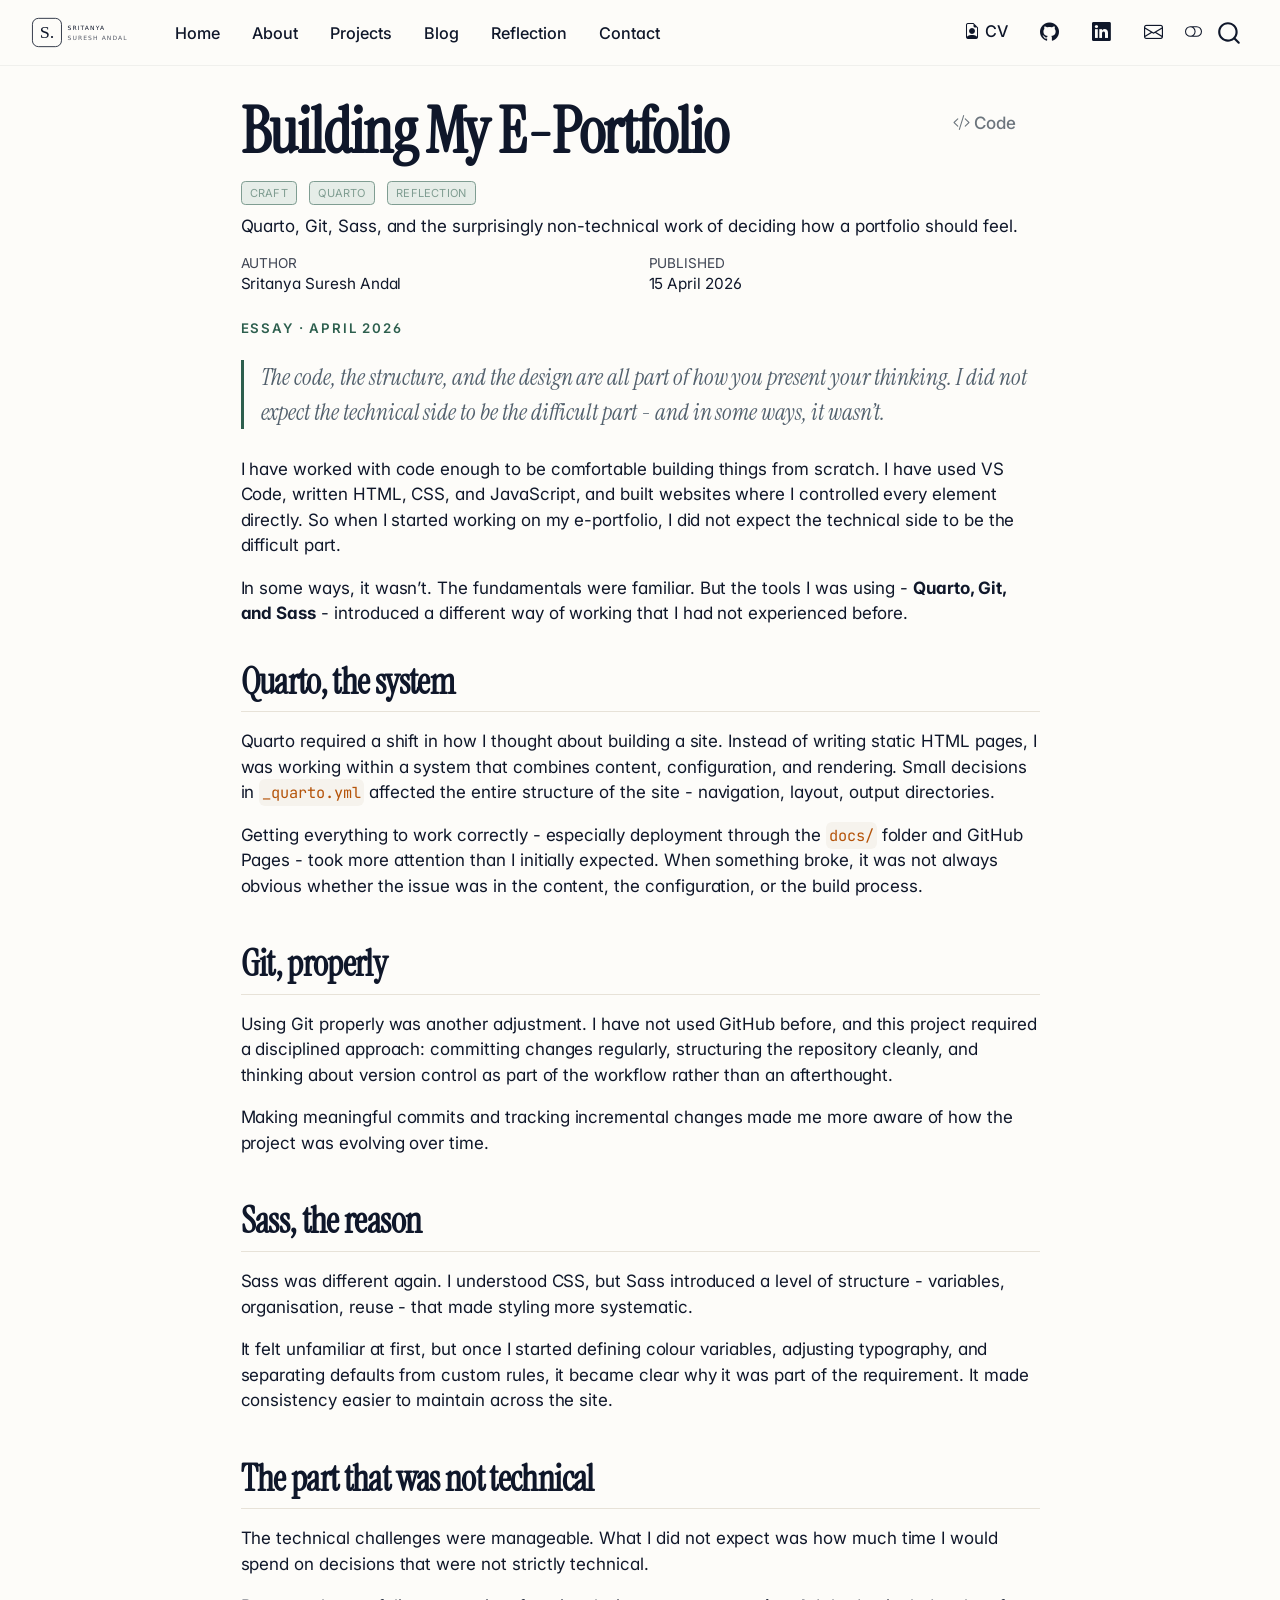
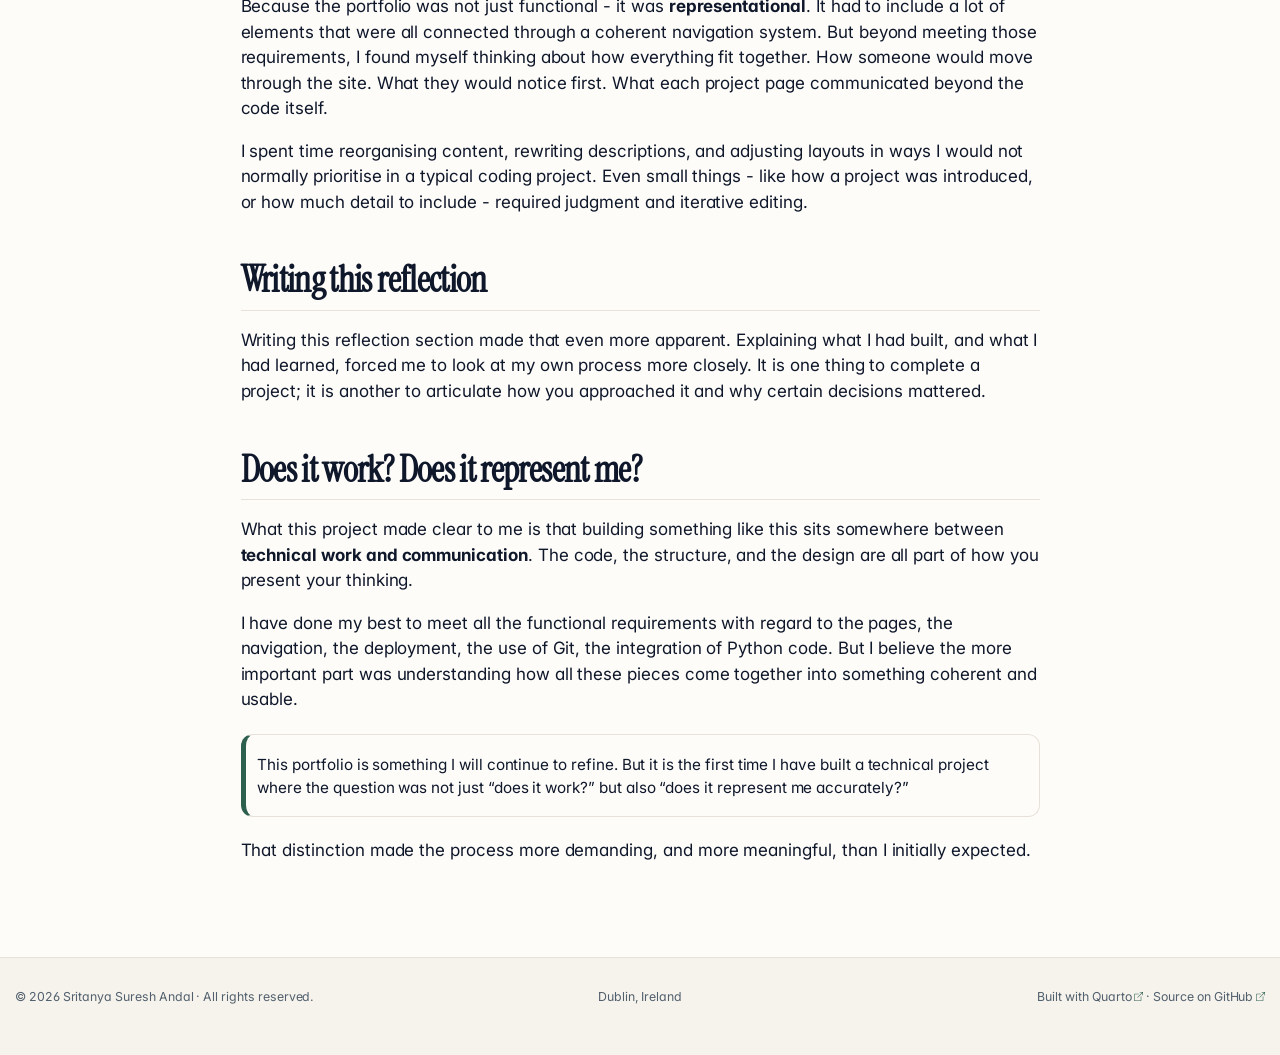
<file: docs/blog/posts/building-eportfolio.html>
<!DOCTYPE html>
<html xmlns="http://www.w3.org/1999/xhtml" lang="en" xml:lang="en"><head>

<meta charset="utf-8">
<meta name="generator" content="quarto-1.9.36">

<meta name="viewport" content="width=device-width, initial-scale=1.0, user-scalable=yes">

<meta name="author" content="Sritanya Suresh Andal">
<meta name="dcterms.date" content="2026-04-15">
<meta name="description" content="Quarto, Git, Sass, and the surprisingly non-technical work of deciding how a portfolio should feel.">

<title>Building My E-Portfolio – Sritanya Suresh Andal</title>
<style>
/* Default styles provided by pandoc.
** See https://pandoc.org/MANUAL.html#variables-for-html for config info.
*/
code{white-space: pre-wrap;}
span.smallcaps{font-variant: small-caps;}
div.columns{display: flex; gap: min(4vw, 1.5em);}
div.column{flex: auto; overflow-x: auto;}
div.hanging-indent{margin-left: 1.5em; text-indent: -1.5em;}
ul.task-list{list-style: none;}
ul.task-list li input[type="checkbox"] {
  width: 0.8em;
  margin: 0 0.8em 0.2em -1em; /* quarto-specific, see https://github.com/quarto-dev/quarto-cli/issues/4556 */ 
  vertical-align: middle;
}
/* CSS for syntax highlighting */
html { -webkit-text-size-adjust: 100%; }
pre > code.sourceCode { white-space: pre; position: relative; }
pre > code.sourceCode > span { display: inline-block; line-height: 1.25; }
pre > code.sourceCode > span:empty { height: 1.2em; }
.sourceCode { overflow: visible; }
code.sourceCode > span { color: inherit; text-decoration: inherit; }
div.sourceCode { margin: 1em 0; }
pre.sourceCode { margin: 0; }
@media screen {
div.sourceCode { overflow: auto; }
}
@media print {
pre > code.sourceCode { white-space: pre-wrap; }
pre > code.sourceCode > span { text-indent: -5em; padding-left: 5em; }
}
pre.numberSource code
  { counter-reset: source-line 0; }
pre.numberSource code > span
  { position: relative; left: -4em; counter-increment: source-line; }
pre.numberSource code > span > a:first-child::before
  { content: counter(source-line);
    position: relative; left: -1em; text-align: right; vertical-align: baseline;
    border: none; display: inline-block;
    -webkit-touch-callout: none; -webkit-user-select: none;
    -khtml-user-select: none; -moz-user-select: none;
    -ms-user-select: none; user-select: none;
    padding: 0 4px; width: 4em;
  }
pre.numberSource { margin-left: 3em;  padding-left: 4px; }
div.sourceCode
  {   }
@media screen {
pre > code.sourceCode > span > a:first-child::before { text-decoration: underline; }
}
</style>


<script src="../../site_libs/quarto-nav/quarto-nav.js"></script>
<script src="../../site_libs/clipboard/clipboard.min.js"></script>
<script src="../../site_libs/quarto-search/autocomplete.umd.js"></script>
<script src="../../site_libs/quarto-search/fuse.min.js"></script>
<script src="../../site_libs/quarto-search/quarto-search.js"></script>
<meta name="quarto:offset" content="../../">
<link href="../../images/favicon.svg" rel="icon" type="image/svg+xml">
<script src="../../site_libs/quarto-html/quarto.js" type="module"></script>
<script src="../../site_libs/quarto-html/tabsets/tabsets.js" type="module"></script>
<script src="../../site_libs/quarto-html/popper.min.js"></script>
<script src="../../site_libs/quarto-html/tippy.umd.min.js"></script>
<script src="../../site_libs/quarto-html/anchor.min.js"></script>
<link href="../../site_libs/quarto-html/tippy.css" rel="stylesheet">
<link href="../../site_libs/quarto-html/quarto-syntax-highlighting-32bcf4e57d0af7dfccb6f1c4588847e7.css" rel="stylesheet" class="quarto-color-scheme" id="quarto-text-highlighting-styles">
<link href="../../site_libs/quarto-html/quarto-syntax-highlighting-dark-514bade276ff09a3e1a53576ab5712ac.css" rel="stylesheet" class="quarto-color-scheme quarto-color-alternate" id="quarto-text-highlighting-styles">
<link href="../../site_libs/quarto-html/quarto-syntax-highlighting-32bcf4e57d0af7dfccb6f1c4588847e7.css" rel="stylesheet" class="quarto-color-scheme-extra" id="quarto-text-highlighting-styles">
<script src="../../site_libs/bootstrap/bootstrap.min.js"></script>
<link href="../../site_libs/bootstrap/bootstrap-icons.css" rel="stylesheet">
<link href="../../site_libs/bootstrap/bootstrap-c2e13e178588920f6df60aa18d66e609.min.css" rel="stylesheet" append-hash="true" class="quarto-color-scheme" id="quarto-bootstrap" data-mode="light">
<link href="../../site_libs/bootstrap/bootstrap-dark-9442a386602ddb64aa4a82c0bfe66339.min.css" rel="stylesheet" append-hash="true" class="quarto-color-scheme quarto-color-alternate" id="quarto-bootstrap" data-mode="dark">
<link href="../../site_libs/bootstrap/bootstrap-c2e13e178588920f6df60aa18d66e609.min.css" rel="stylesheet" append-hash="true" class="quarto-color-scheme-extra" id="quarto-bootstrap" data-mode="light">
<script id="quarto-search-options" type="application/json">{
  "location": "navbar",
  "copy-button": false,
  "collapse-after": 3,
  "panel-placement": "end",
  "type": "overlay",
  "limit": 50,
  "keyboard-shortcut": [
    "f",
    "/",
    "s"
  ],
  "language": {
    "search-no-results-text": "No results",
    "search-matching-documents-text": "matching documents",
    "search-copy-link-title": "Copy link to search",
    "search-hide-matches-text": "Hide additional matches",
    "search-more-match-text": "more match in this document",
    "search-more-matches-text": "more matches in this document",
    "search-clear-button-title": "Clear",
    "search-text-placeholder": "",
    "search-detached-cancel-button-title": "Cancel",
    "search-submit-button-title": "Submit",
    "search-label": "Search"
  }
}</script>
<style>html{ scroll-behavior: smooth; }</style>


<meta property="og:title" content="Building My E-Portfolio – Sritanya Suresh Andal">
<meta property="og:description" content="Quarto, Git, Sass, and the surprisingly non-technical work of deciding how a portfolio should feel.">
<meta property="og:image" content="https://sritanya.github.io/images/blog-eportfolio.svg">
<meta property="og:site_name" content="Sritanya Suresh Andal">
<meta property="og:image:alt" content="Illustration of YAML configuration and Python code">
<meta name="twitter:title" content="Building My E-Portfolio – Sritanya Suresh Andal">
<meta name="twitter:description" content="Quarto, Git, Sass, and the surprisingly non-technical work of deciding how a portfolio should feel.">
<meta name="twitter:image" content="https://sritanya.github.io/images/blog-eportfolio.svg">
<meta name="twitter:image:alt" content="Illustration of YAML configuration and Python code">
<meta name="twitter:card" content="summary_large_image">
</head>

<body class="nav-fixed fullcontent quarto-light"><script id="quarto-html-before-body" type="application/javascript">
    const toggleBodyColorMode = (bsSheetEl) => {
      const mode = bsSheetEl.getAttribute("data-mode");
      const bodyEl = window.document.querySelector("body");
      if (mode === "dark") {
        bodyEl.classList.add("quarto-dark");
        bodyEl.classList.remove("quarto-light");
      } else {
        bodyEl.classList.add("quarto-light");
        bodyEl.classList.remove("quarto-dark");
      }
    }
    const toggleBodyColorPrimary = () => {
      const bsSheetEl = window.document.querySelector("link#quarto-bootstrap:not([rel=disabled-stylesheet])");
      if (bsSheetEl) {
        toggleBodyColorMode(bsSheetEl);
      }
    }
    const setColorSchemeToggle = (alternate) => {
      const toggles = window.document.querySelectorAll('.quarto-color-scheme-toggle');
      for (let i=0; i < toggles.length; i++) {
        const toggle = toggles[i];
        if (toggle) {
          if (alternate) {
            toggle.classList.add("alternate");
          } else {
            toggle.classList.remove("alternate");
          }
        }
      }
    };
    const toggleColorMode = (alternate) => {
      // Switch the stylesheets
      const primaryStylesheets = window.document.querySelectorAll('link.quarto-color-scheme:not(.quarto-color-alternate)');
      const alternateStylesheets = window.document.querySelectorAll('link.quarto-color-scheme.quarto-color-alternate');
      manageTransitions('#quarto-margin-sidebar .nav-link', false);
      if (alternate) {
        // note: dark is layered on light, we don't disable primary!
        enableStylesheet(alternateStylesheets);
        for (const sheetNode of alternateStylesheets) {
          if (sheetNode.id === "quarto-bootstrap") {
            toggleBodyColorMode(sheetNode);
          }
        }
      } else {
        disableStylesheet(alternateStylesheets);
        enableStylesheet(primaryStylesheets)
        toggleBodyColorPrimary();
      }
      manageTransitions('#quarto-margin-sidebar .nav-link', true);
      // Switch the toggles
      setColorSchemeToggle(alternate)
      // Hack to workaround the fact that safari doesn't
      // properly recolor the scrollbar when toggling (#1455)
      if (navigator.userAgent.indexOf('Safari') > 0 && navigator.userAgent.indexOf('Chrome') == -1) {
        manageTransitions("body", false);
        window.scrollTo(0, 1);
        setTimeout(() => {
          window.scrollTo(0, 0);
          manageTransitions("body", true);
        }, 40);
      }
    }
    const disableStylesheet = (stylesheets) => {
      for (let i=0; i < stylesheets.length; i++) {
        const stylesheet = stylesheets[i];
        stylesheet.rel = 'disabled-stylesheet';
      }
    }
    const enableStylesheet = (stylesheets) => {
      for (let i=0; i < stylesheets.length; i++) {
        const stylesheet = stylesheets[i];
        if(stylesheet.rel !== 'stylesheet') { // for Chrome, which will still FOUC without this check
          stylesheet.rel = 'stylesheet';
        }
      }
    }
    const manageTransitions = (selector, allowTransitions) => {
      const els = window.document.querySelectorAll(selector);
      for (let i=0; i < els.length; i++) {
        const el = els[i];
        if (allowTransitions) {
          el.classList.remove('notransition');
        } else {
          el.classList.add('notransition');
        }
      }
    }
    const isFileUrl = () => {
      return window.location.protocol === 'file:';
    }
    const hasAlternateSentinel = () => {
      let styleSentinel = getColorSchemeSentinel();
      if (styleSentinel !== null) {
        return styleSentinel === "alternate";
      } else {
        return false;
      }
    }
    const setStyleSentinel = (alternate) => {
      const value = alternate ? "alternate" : "default";
      if (!isFileUrl()) {
        window.localStorage.setItem("quarto-color-scheme", value);
      } else {
        localAlternateSentinel = value;
      }
    }
    const getColorSchemeSentinel = () => {
      if (!isFileUrl()) {
        const storageValue = window.localStorage.getItem("quarto-color-scheme");
        return storageValue != null ? storageValue : localAlternateSentinel;
      } else {
        return localAlternateSentinel;
      }
    }
    const toggleGiscusIfUsed = (isAlternate, darkModeDefault) => {
      const baseTheme = document.querySelector('#giscus-base-theme')?.value ?? 'light';
      const alternateTheme = document.querySelector('#giscus-alt-theme')?.value ?? 'dark';
      let newTheme = '';
      if(authorPrefersDark) {
        newTheme = isAlternate ? baseTheme : alternateTheme;
      } else {
        newTheme = isAlternate ? alternateTheme : baseTheme;
      }
      const changeGiscusTheme = () => {
        // From: https://github.com/giscus/giscus/issues/336
        const sendMessage = (message) => {
          const iframe = document.querySelector('iframe.giscus-frame');
          if (!iframe) return;
          iframe.contentWindow.postMessage({ giscus: message }, 'https://giscus.app');
        }
        sendMessage({
          setConfig: {
            theme: newTheme
          }
        });
      }
      const isGiscussLoaded = window.document.querySelector('iframe.giscus-frame') !== null;
      if (isGiscussLoaded) {
        changeGiscusTheme();
      }
    };
    const authorPrefersDark = false;
    const darkModeDefault = authorPrefersDark;
      document.querySelector('link#quarto-text-highlighting-styles.quarto-color-scheme-extra').rel = 'disabled-stylesheet';
      document.querySelector('link#quarto-bootstrap.quarto-color-scheme-extra').rel = 'disabled-stylesheet';
    let localAlternateSentinel = darkModeDefault ? 'alternate' : 'default';
    // Dark / light mode switch
    window.quartoToggleColorScheme = () => {
      // Read the current dark / light value
      let toAlternate = !hasAlternateSentinel();
      toggleColorMode(toAlternate);
      setStyleSentinel(toAlternate);
      toggleGiscusIfUsed(toAlternate, darkModeDefault);
      window.dispatchEvent(new Event('resize'));
    };
    // Switch to dark mode if need be
    if (hasAlternateSentinel()) {
      toggleColorMode(true);
    } else {
      toggleColorMode(false);
    }
  </script>

<div id="quarto-search-results"></div>
  <header id="quarto-header" class="headroom fixed-top">
    <nav class="navbar navbar-expand-lg " data-bs-theme="dark">
      <div class="navbar-container container-fluid">
      <div class="navbar-brand-container mx-auto">
    <a href="../../index.html" class="navbar-brand navbar-brand-logo">
    <img src="../../images/logo.svg" alt="Sritanya Suresh Andal" class="navbar-logo light-content">
    <img src="../../images/logo.svg" alt="Sritanya Suresh Andal" class="navbar-logo dark-content">
    </a>
  </div>
            <div id="quarto-search" class="" title="Search"></div>
          <button class="navbar-toggler" type="button" data-bs-toggle="collapse" data-bs-target="#navbarCollapse" aria-controls="navbarCollapse" role="menu" aria-expanded="false" aria-label="Toggle navigation" onclick="if (window.quartoToggleHeadroom) { window.quartoToggleHeadroom(); }">
  <span class="navbar-toggler-icon"></span>
</button>
          <div class="collapse navbar-collapse" id="navbarCollapse">
            <ul class="navbar-nav navbar-nav-scroll me-auto">
  <li class="nav-item">
    <a class="nav-link" href="../../index.html"> 
<span class="menu-text">Home</span></a>
  </li>  
  <li class="nav-item">
    <a class="nav-link" href="../../about.html"> 
<span class="menu-text">About</span></a>
  </li>  
  <li class="nav-item">
    <a class="nav-link" href="../../projects/index.html"> 
<span class="menu-text">Projects</span></a>
  </li>  
  <li class="nav-item">
    <a class="nav-link" href="../../blog/index.html"> 
<span class="menu-text">Blog</span></a>
  </li>  
  <li class="nav-item">
    <a class="nav-link" href="../../reflection.html"> 
<span class="menu-text">Reflection</span></a>
  </li>  
  <li class="nav-item">
    <a class="nav-link" href="../../contact.html"> 
<span class="menu-text">Contact</span></a>
  </li>  
</ul>
            <ul class="navbar-nav navbar-nav-scroll ms-auto">
  <li class="nav-item">
    <a class="nav-link" href="../../cv/SritanyaSureshAndal_CV.pdf" target="_blank"> <i class="bi bi-file-earmark-person" role="img">
</i> 
<span class="menu-text">CV</span></a>
  </li>  
  <li class="nav-item compact">
    <a class="nav-link" href="https://github.com/sritanya-sureshandal" target="_blank"> <i class="bi bi-github" role="img" aria-label="GitHub">
</i> 
<span class="menu-text"></span></a>
  </li>  
  <li class="nav-item compact">
    <a class="nav-link" href="https://www.linkedin.com/in/sritanyasureshandal" target="_blank"> <i class="bi bi-linkedin" role="img" aria-label="LinkedIn">
</i> 
<span class="menu-text"></span></a>
  </li>  
  <li class="nav-item compact">
    <a class="nav-link" href="mailto:sritanyaandalsuresh@gmail.com"> <i class="bi bi-envelope" role="img" aria-label="Email">
</i> 
<span class="menu-text"></span></a>
  </li>  
</ul>
          </div> <!-- /navcollapse -->
            <div class="quarto-navbar-tools">
  <a href="" class="quarto-color-scheme-toggle quarto-navigation-tool  px-1" onclick="window.quartoToggleColorScheme(); return false;" title="Toggle dark mode"><i class="bi"></i></a>
</div>
      </div> <!-- /container-fluid -->
    </nav>
</header>
<!-- content -->
<div id="quarto-content" class="quarto-container page-columns page-rows-contents page-layout-article page-navbar">
<!-- sidebar -->
<!-- margin-sidebar -->
    
<!-- main -->
<main class="content" id="quarto-document-content">


<header id="title-block-header" class="quarto-title-block default">
<div class="quarto-title">
<div class="quarto-title-block"><div><h1 class="title">Building My E-Portfolio</h1><button type="button" class="btn code-tools-button" id="quarto-code-tools-source"><i class="bi"></i> Code</button></div></div>
  <div class="quarto-categories">
    <div class="quarto-category">Craft</div>
    <div class="quarto-category">Quarto</div>
    <div class="quarto-category">Reflection</div>
  </div>
  </div>

<div>
  <div class="description">
    Quarto, Git, Sass, and the surprisingly non-technical work of deciding how a portfolio should feel.
  </div>
</div>


<div class="quarto-title-meta">

    <div>
    <div class="quarto-title-meta-heading">Author</div>
    <div class="quarto-title-meta-contents">
             <p>Sritanya Suresh Andal </p>
          </div>
  </div>
    
    <div>
    <div class="quarto-title-meta-heading">Published</div>
    <div class="quarto-title-meta-contents">
      <p class="date">15 April 2026</p>
    </div>
  </div>
  
    
  </div>
  


</header>


<p><span class="kicker">Essay · April 2026</span></p>
<div class="lede">
<p>The code, the structure, and the design are all part of how you present your thinking. I did not expect the technical side to be the difficult part - and in some ways, it wasn’t.</p>
</div>
<p>I have worked with code enough to be comfortable building things from scratch. I have used VS Code, written HTML, CSS, and JavaScript, and built websites where I controlled every element directly. So when I started working on my e-portfolio, I did not expect the technical side to be the difficult part.</p>
<p>In some ways, it wasn’t. The fundamentals were familiar. But the tools I was using - <strong>Quarto, Git, and Sass</strong> - introduced a different way of working that I had not experienced before.</p>
<section id="quarto-the-system" class="level2">
<h2 class="anchored" data-anchor-id="quarto-the-system">Quarto, the system</h2>
<p>Quarto required a shift in how I thought about building a site. Instead of writing static HTML pages, I was working within a system that combines content, configuration, and rendering. Small decisions in <code>_quarto.yml</code> affected the entire structure of the site - navigation, layout, output directories.</p>
<p>Getting everything to work correctly - especially deployment through the <code>docs/</code> folder and GitHub Pages - took more attention than I initially expected. When something broke, it was not always obvious whether the issue was in the content, the configuration, or the build process.</p>
</section>
<section id="git-properly" class="level2">
<h2 class="anchored" data-anchor-id="git-properly">Git, properly</h2>
<p>Using Git properly was another adjustment. I have not used GitHub before, and this project required a disciplined approach: committing changes regularly, structuring the repository cleanly, and thinking about version control as part of the workflow rather than an afterthought.</p>
<p>Making meaningful commits and tracking incremental changes made me more aware of how the project was evolving over time.</p>
</section>
<section id="sass-the-reason" class="level2">
<h2 class="anchored" data-anchor-id="sass-the-reason">Sass, the reason</h2>
<p>Sass was different again. I understood CSS, but Sass introduced a level of structure - variables, organisation, reuse - that made styling more systematic.</p>
<p>It felt unfamiliar at first, but once I started defining colour variables, adjusting typography, and separating defaults from custom rules, it became clear why it was part of the requirement. It made consistency easier to maintain across the site.</p>
</section>
<section id="the-part-that-was-not-technical" class="level2">
<h2 class="anchored" data-anchor-id="the-part-that-was-not-technical">The part that was not technical</h2>
<p>The technical challenges were manageable. What I did not expect was how much time I would spend on decisions that were not strictly technical.</p>
<p>Because the portfolio was not just functional - it was <strong>representational</strong>. It had to include a lot of elements that were all connected through a coherent navigation system. But beyond meeting those requirements, I found myself thinking about how everything fit together. How someone would move through the site. What they would notice first. What each project page communicated beyond the code itself.</p>
<p>I spent time reorganising content, rewriting descriptions, and adjusting layouts in ways I would not normally prioritise in a typical coding project. Even small things - like how a project was introduced, or how much detail to include - required judgment and iterative editing.</p>
</section>
<section id="writing-this-reflection" class="level2">
<h2 class="anchored" data-anchor-id="writing-this-reflection">Writing this reflection</h2>
<p>Writing this reflection section made that even more apparent. Explaining what I had built, and what I had learned, forced me to look at my own process more closely. It is one thing to complete a project; it is another to articulate how you approached it and why certain decisions mattered.</p>
</section>
<section id="does-it-work-does-it-represent-me" class="level2">
<h2 class="anchored" data-anchor-id="does-it-work-does-it-represent-me">Does it work? Does it represent me?</h2>
<p>What this project made clear to me is that building something like this sits somewhere between <strong>technical work and communication</strong>. The code, the structure, and the design are all part of how you present your thinking.</p>
<p>I have done my best to meet all the functional requirements with regard to the pages, the navigation, the deployment, the use of Git, the integration of Python code. But I believe the more important part was understanding how all these pieces come together into something coherent and usable.</p>
<div class="callout callout-style-simple callout-note no-icon">
<div class="callout-body d-flex">
<div class="callout-icon-container">
<i class="callout-icon no-icon"></i>
</div>
<div class="callout-body-container">
<p>This portfolio is something I will continue to refine. But it is the first time I have built a technical project where the question was not just “does it work?” but also “does it represent me accurately?”</p>
</div>
</div>
</div>
<p>That distinction made the process more demanding, and more meaningful, than I initially expected.</p>


<!-- -->

</section>

<a onclick="window.scrollTo(0, 0); return false;" role="button" id="quarto-back-to-top"><i class="bi bi-arrow-up"></i> Back to top</a></main> <!-- /main -->
<script id="quarto-html-after-body" type="application/javascript">
  window.document.addEventListener("DOMContentLoaded", function (event) {
    // Ensure there is a toggle, if there isn't float one in the top right
    if (window.document.querySelector('.quarto-color-scheme-toggle') === null) {
      const a = window.document.createElement('a');
      a.classList.add('top-right');
      a.classList.add('quarto-color-scheme-toggle');
      a.href = "";
      a.onclick = function() { try { window.quartoToggleColorScheme(); } catch {} return false; };
      const i = window.document.createElement("i");
      i.classList.add('bi');
      a.appendChild(i);
      window.document.body.appendChild(a);
    }
    setColorSchemeToggle(hasAlternateSentinel())
    const icon = "";
    const anchorJS = new window.AnchorJS();
    anchorJS.options = {
      placement: 'right',
      icon: icon
    };
    anchorJS.add('.anchored');
    const isCodeAnnotation = (el) => {
      for (const clz of el.classList) {
        if (clz.startsWith('code-annotation-')) {                     
          return true;
        }
      }
      return false;
    }
    const onCopySuccess = function(e) {
      // button target
      const button = e.trigger;
      // don't keep focus
      button.blur();
      // flash "checked"
      button.classList.add('code-copy-button-checked');
      var currentTitle = button.getAttribute("title");
      button.setAttribute("title", "Copied!");
      let tooltip;
      if (window.bootstrap) {
        button.setAttribute("data-bs-toggle", "tooltip");
        button.setAttribute("data-bs-placement", "left");
        button.setAttribute("data-bs-title", "Copied!");
        tooltip = new bootstrap.Tooltip(button, 
          { trigger: "manual", 
            customClass: "code-copy-button-tooltip",
            offset: [0, -8]});
        tooltip.show();    
      }
      setTimeout(function() {
        if (tooltip) {
          tooltip.hide();
          button.removeAttribute("data-bs-title");
          button.removeAttribute("data-bs-toggle");
          button.removeAttribute("data-bs-placement");
        }
        button.setAttribute("title", currentTitle);
        button.classList.remove('code-copy-button-checked');
      }, 1000);
      // clear code selection
      e.clearSelection();
    }
    const getTextToCopy = function(trigger) {
      const outerScaffold = trigger.parentElement.cloneNode(true);
      const codeEl = outerScaffold.querySelector('code');
      for (const childEl of codeEl.children) {
        if (isCodeAnnotation(childEl)) {
          childEl.remove();
        }
      }
      return codeEl.innerText;
    }
    const clipboard = new window.ClipboardJS('.code-copy-button:not([data-in-quarto-modal])', {
      text: getTextToCopy
    });
    clipboard.on('success', onCopySuccess);
    if (window.document.getElementById('quarto-embedded-source-code-modal')) {
      const clipboardModal = new window.ClipboardJS('.code-copy-button[data-in-quarto-modal]', {
        text: getTextToCopy,
        container: window.document.getElementById('quarto-embedded-source-code-modal')
      });
      clipboardModal.on('success', onCopySuccess);
    }
    const viewSource = window.document.getElementById('quarto-view-source') ||
                       window.document.getElementById('quarto-code-tools-source');
    if (viewSource) {
      const sourceUrl = viewSource.getAttribute("data-quarto-source-url");
      viewSource.addEventListener("click", function(e) {
        if (sourceUrl) {
          // rstudio viewer pane
          if (/\bcapabilities=\b/.test(window.location)) {
            window.open(sourceUrl);
          } else {
            window.location.href = sourceUrl;
          }
        } else {
          const modal = new bootstrap.Modal(document.getElementById('quarto-embedded-source-code-modal'));
          modal.show();
        }
        return false;
      });
    }
    function toggleCodeHandler(show) {
      return function(e) {
        const detailsSrc = window.document.querySelectorAll(".cell > details > .sourceCode");
        for (let i=0; i<detailsSrc.length; i++) {
          const details = detailsSrc[i].parentElement;
          if (show) {
            details.open = true;
          } else {
            details.removeAttribute("open");
          }
        }
        const cellCodeDivs = window.document.querySelectorAll(".cell > .sourceCode");
        const fromCls = show ? "hidden" : "unhidden";
        const toCls = show ? "unhidden" : "hidden";
        for (let i=0; i<cellCodeDivs.length; i++) {
          const codeDiv = cellCodeDivs[i];
          if (codeDiv.classList.contains(fromCls)) {
            codeDiv.classList.remove(fromCls);
            codeDiv.classList.add(toCls);
          } 
        }
        return false;
      }
    }
    const hideAllCode = window.document.getElementById("quarto-hide-all-code");
    if (hideAllCode) {
      hideAllCode.addEventListener("click", toggleCodeHandler(false));
    }
    const showAllCode = window.document.getElementById("quarto-show-all-code");
    if (showAllCode) {
      showAllCode.addEventListener("click", toggleCodeHandler(true));
    }
      var localhostRegex = new RegExp(/^(?:http|https):\/\/localhost\:?[0-9]*\//);
      var mailtoRegex = new RegExp(/^mailto:/);
        var filterRegex = new RegExp("https:\/\/sritanya\.github\.io");
      var isInternal = (href) => {
          return filterRegex.test(href) || localhostRegex.test(href) || mailtoRegex.test(href);
      }
      // Inspect non-navigation links and adorn them if external
     var links = window.document.querySelectorAll('a[href]:not(.nav-link):not(.navbar-brand):not(.toc-action):not(.sidebar-link):not(.sidebar-item-toggle):not(.pagination-link):not(.no-external):not([aria-hidden]):not(.dropdown-item):not(.quarto-navigation-tool):not(.about-link)');
      for (var i=0; i<links.length; i++) {
        const link = links[i];
        if (!isInternal(link.href)) {
          // undo the damage that might have been done by quarto-nav.js in the case of
          // links that we want to consider external
          if (link.dataset.originalHref !== undefined) {
            link.href = link.dataset.originalHref;
          }
            // target, if specified
            link.setAttribute("target", "_blank");
            if (link.getAttribute("rel") === null) {
              link.setAttribute("rel", "noopener");
            }
            // default icon
            link.classList.add("external");
        }
      }
    function tippyHover(el, contentFn, onTriggerFn, onUntriggerFn) {
      const config = {
        allowHTML: true,
        maxWidth: 500,
        delay: 100,
        arrow: false,
        appendTo: function(el) {
            return el.parentElement;
        },
        interactive: true,
        interactiveBorder: 10,
        theme: 'quarto',
        placement: 'bottom-start',
      };
      if (contentFn) {
        config.content = contentFn;
      }
      if (onTriggerFn) {
        config.onTrigger = onTriggerFn;
      }
      if (onUntriggerFn) {
        config.onUntrigger = onUntriggerFn;
      }
      window.tippy(el, config); 
    }
    const noterefs = window.document.querySelectorAll('a[role="doc-noteref"]');
    for (var i=0; i<noterefs.length; i++) {
      const ref = noterefs[i];
      tippyHover(ref, function() {
        // use id or data attribute instead here
        let href = ref.getAttribute('data-footnote-href') || ref.getAttribute('href');
        try { href = new URL(href).hash; } catch {}
        const id = href.replace(/^#\/?/, "");
        const note = window.document.getElementById(id);
        if (note) {
          return note.innerHTML;
        } else {
          return "";
        }
      });
    }
    const xrefs = window.document.querySelectorAll('a.quarto-xref');
    const processXRef = (id, note) => {
      // Strip column container classes
      const stripColumnClz = (el) => {
        el.classList.remove("page-full", "page-columns");
        if (el.children) {
          for (const child of el.children) {
            stripColumnClz(child);
          }
        }
      }
      stripColumnClz(note)
      if (id === null || id.startsWith('sec-')) {
        // Special case sections, only their first couple elements
        const container = document.createElement("div");
        if (note.children && note.children.length > 2) {
          container.appendChild(note.children[0].cloneNode(true));
          for (let i = 1; i < note.children.length; i++) {
            const child = note.children[i];
            if (child.tagName === "P" && child.innerText === "") {
              continue;
            } else {
              container.appendChild(child.cloneNode(true));
              break;
            }
          }
          if (window.Quarto?.typesetMath) {
            window.Quarto.typesetMath(container);
          }
          return container.innerHTML
        } else {
          if (window.Quarto?.typesetMath) {
            window.Quarto.typesetMath(note);
          }
          return note.innerHTML;
        }
      } else {
        // Remove any anchor links if they are present
        const anchorLink = note.querySelector('a.anchorjs-link');
        if (anchorLink) {
          anchorLink.remove();
        }
        if (window.Quarto?.typesetMath) {
          window.Quarto.typesetMath(note);
        }
        if (note.classList.contains("callout")) {
          return note.outerHTML;
        } else {
          return note.innerHTML;
        }
      }
    }
    for (var i=0; i<xrefs.length; i++) {
      const xref = xrefs[i];
      tippyHover(xref, undefined, function(instance) {
        instance.disable();
        let url = xref.getAttribute('href');
        let hash = undefined; 
        if (url.startsWith('#')) {
          hash = url;
        } else {
          try { hash = new URL(url).hash; } catch {}
        }
        if (hash) {
          const id = hash.replace(/^#\/?/, "");
          const note = window.document.getElementById(id);
          if (note !== null) {
            try {
              const html = processXRef(id, note.cloneNode(true));
              instance.setContent(html);
            } finally {
              instance.enable();
              instance.show();
            }
          } else {
            // See if we can fetch this
            fetch(url.split('#')[0])
            .then(res => res.text())
            .then(html => {
              const parser = new DOMParser();
              const htmlDoc = parser.parseFromString(html, "text/html");
              const note = htmlDoc.getElementById(id);
              if (note !== null) {
                const html = processXRef(id, note);
                instance.setContent(html);
              } 
            }).finally(() => {
              instance.enable();
              instance.show();
            });
          }
        } else {
          // See if we can fetch a full url (with no hash to target)
          // This is a special case and we should probably do some content thinning / targeting
          fetch(url)
          .then(res => res.text())
          .then(html => {
            const parser = new DOMParser();
            const htmlDoc = parser.parseFromString(html, "text/html");
            const note = htmlDoc.querySelector('main.content');
            if (note !== null) {
              // This should only happen for chapter cross references
              // (since there is no id in the URL)
              // remove the first header
              if (note.children.length > 0 && note.children[0].tagName === "HEADER") {
                note.children[0].remove();
              }
              const html = processXRef(null, note);
              instance.setContent(html);
            } 
          }).finally(() => {
            instance.enable();
            instance.show();
          });
        }
      }, function(instance) {
      });
    }
        let selectedAnnoteEl;
        const selectorForAnnotation = ( cell, annotation) => {
          let cellAttr = 'data-code-cell="' + cell + '"';
          let lineAttr = 'data-code-annotation="' +  annotation + '"';
          const selector = 'span[' + cellAttr + '][' + lineAttr + ']';
          return selector;
        }
        const selectCodeLines = (annoteEl) => {
          const doc = window.document;
          const targetCell = annoteEl.getAttribute("data-target-cell");
          const targetAnnotation = annoteEl.getAttribute("data-target-annotation");
          const annoteSpan = window.document.querySelector(selectorForAnnotation(targetCell, targetAnnotation));
          const lines = annoteSpan.getAttribute("data-code-lines").split(",");
          const lineIds = lines.map((line) => {
            return targetCell + "-" + line;
          })
          let top = null;
          let height = null;
          let parent = null;
          if (lineIds.length > 0) {
              //compute the position of the single el (top and bottom and make a div)
              const el = window.document.getElementById(lineIds[0]);
              top = el.offsetTop;
              height = el.offsetHeight;
              parent = el.parentElement.parentElement;
            if (lineIds.length > 1) {
              const lastEl = window.document.getElementById(lineIds[lineIds.length - 1]);
              const bottom = lastEl.offsetTop + lastEl.offsetHeight;
              height = bottom - top;
            }
            if (top !== null && height !== null && parent !== null) {
              // cook up a div (if necessary) and position it 
              let div = window.document.getElementById("code-annotation-line-highlight");
              if (div === null) {
                div = window.document.createElement("div");
                div.setAttribute("id", "code-annotation-line-highlight");
                div.style.position = 'absolute';
                parent.appendChild(div);
              }
              div.style.top = top - 2 + "px";
              div.style.height = height + 4 + "px";
              div.style.left = 0;
              let gutterDiv = window.document.getElementById("code-annotation-line-highlight-gutter");
              if (gutterDiv === null) {
                gutterDiv = window.document.createElement("div");
                gutterDiv.setAttribute("id", "code-annotation-line-highlight-gutter");
                gutterDiv.style.position = 'absolute';
                const codeCell = window.document.getElementById(targetCell);
                const gutter = codeCell.querySelector('.code-annotation-gutter');
                gutter.appendChild(gutterDiv);
              }
              gutterDiv.style.top = top - 2 + "px";
              gutterDiv.style.height = height + 4 + "px";
            }
            selectedAnnoteEl = annoteEl;
          }
        };
        const unselectCodeLines = () => {
          const elementsIds = ["code-annotation-line-highlight", "code-annotation-line-highlight-gutter"];
          elementsIds.forEach((elId) => {
            const div = window.document.getElementById(elId);
            if (div) {
              div.remove();
            }
          });
          selectedAnnoteEl = undefined;
        };
          // Handle positioning of the toggle
      window.addEventListener(
        "resize",
        throttle(() => {
          elRect = undefined;
          if (selectedAnnoteEl) {
            selectCodeLines(selectedAnnoteEl);
          }
        }, 10)
      );
      function throttle(fn, ms) {
      let throttle = false;
      let timer;
        return (...args) => {
          if(!throttle) { // first call gets through
              fn.apply(this, args);
              throttle = true;
          } else { // all the others get throttled
              if(timer) clearTimeout(timer); // cancel #2
              timer = setTimeout(() => {
                fn.apply(this, args);
                timer = throttle = false;
              }, ms);
          }
        };
      }
        // Attach click handler to the DT
        const annoteDls = window.document.querySelectorAll('dt[data-target-cell]');
        for (const annoteDlNode of annoteDls) {
          annoteDlNode.addEventListener('click', (event) => {
            const clickedEl = event.target;
            if (clickedEl !== selectedAnnoteEl) {
              unselectCodeLines();
              const activeEl = window.document.querySelector('dt[data-target-cell].code-annotation-active');
              if (activeEl) {
                activeEl.classList.remove('code-annotation-active');
              }
              selectCodeLines(clickedEl);
              clickedEl.classList.add('code-annotation-active');
            } else {
              // Unselect the line
              unselectCodeLines();
              clickedEl.classList.remove('code-annotation-active');
            }
          });
        }
    const findCites = (el) => {
      const parentEl = el.parentElement;
      if (parentEl) {
        const cites = parentEl.dataset.cites;
        if (cites) {
          return {
            el,
            cites: cites.split(' ')
          };
        } else {
          return findCites(el.parentElement)
        }
      } else {
        return undefined;
      }
    };
    var bibliorefs = window.document.querySelectorAll('a[role="doc-biblioref"]');
    for (var i=0; i<bibliorefs.length; i++) {
      const ref = bibliorefs[i];
      const citeInfo = findCites(ref);
      if (citeInfo) {
        tippyHover(citeInfo.el, function() {
          var popup = window.document.createElement('div');
          citeInfo.cites.forEach(function(cite) {
            var citeDiv = window.document.createElement('div');
            citeDiv.classList.add('hanging-indent');
            citeDiv.classList.add('csl-entry');
            var biblioDiv = window.document.getElementById('ref-' + cite);
            if (biblioDiv) {
              citeDiv.innerHTML = biblioDiv.innerHTML;
            }
            popup.appendChild(citeDiv);
          });
          return popup.innerHTML;
        });
      }
    }
  });
  </script><div class="modal fade" id="quarto-embedded-source-code-modal" tabindex="-1" aria-labelledby="quarto-embedded-source-code-modal-label" aria-hidden="true"><div class="modal-dialog modal-dialog-scrollable"><div class="modal-content"><div class="modal-header"><h5 class="modal-title" id="quarto-embedded-source-code-modal-label">Source Code</h5><button class="btn-close" data-bs-dismiss="modal"></button></div><div class="modal-body"><div class="">
<div class="code-copy-outer-scaffold"><div class="sourceCode" id="cb1" data-shortcodes="false"><pre class="sourceCode markdown code-with-copy"><code class="sourceCode markdown"><span id="cb1-1"><a href="#cb1-1" aria-hidden="true" tabindex="-1"></a><span class="co">---</span></span>
<span id="cb1-2"><a href="#cb1-2" aria-hidden="true" tabindex="-1"></a><span class="an">title:</span><span class="co"> "Building My E-Portfolio"</span></span>
<span id="cb1-3"><a href="#cb1-3" aria-hidden="true" tabindex="-1"></a><span class="an">description:</span><span class="co"> "Quarto, Git, Sass, and the surprisingly non-technical work of deciding how a portfolio should feel."</span></span>
<span id="cb1-4"><a href="#cb1-4" aria-hidden="true" tabindex="-1"></a><span class="an">author:</span><span class="co"> "Sritanya Suresh Andal"</span></span>
<span id="cb1-5"><a href="#cb1-5" aria-hidden="true" tabindex="-1"></a><span class="an">date:</span><span class="co"> "2026-04-15"</span></span>
<span id="cb1-6"><a href="#cb1-6" aria-hidden="true" tabindex="-1"></a><span class="an">date-format:</span><span class="co"> "D MMMM YYYY"</span></span>
<span id="cb1-7"><a href="#cb1-7" aria-hidden="true" tabindex="-1"></a><span class="an">image:</span><span class="co"> ../../images/blog-eportfolio.svg</span></span>
<span id="cb1-8"><a href="#cb1-8" aria-hidden="true" tabindex="-1"></a><span class="an">image-alt:</span><span class="co"> "Illustration of YAML configuration and Python code"</span></span>
<span id="cb1-9"><a href="#cb1-9" aria-hidden="true" tabindex="-1"></a><span class="an">categories:</span><span class="co"> [Craft, Quarto, Reflection]</span></span>
<span id="cb1-10"><a href="#cb1-10" aria-hidden="true" tabindex="-1"></a><span class="an">reading-time:</span><span class="co"> true</span></span>
<span id="cb1-11"><a href="#cb1-11" aria-hidden="true" tabindex="-1"></a><span class="an">toc:</span><span class="co"> false</span></span>
<span id="cb1-12"><a href="#cb1-12" aria-hidden="true" tabindex="-1"></a><span class="co">---</span></span>
<span id="cb1-13"><a href="#cb1-13" aria-hidden="true" tabindex="-1"></a></span>
<span id="cb1-14"><a href="#cb1-14" aria-hidden="true" tabindex="-1"></a><span class="co">[</span><span class="ot">Essay · April 2026</span><span class="co">]</span>{.kicker}</span>
<span id="cb1-15"><a href="#cb1-15" aria-hidden="true" tabindex="-1"></a></span>
<span id="cb1-16"><a href="#cb1-16" aria-hidden="true" tabindex="-1"></a>::: {.lede}</span>
<span id="cb1-17"><a href="#cb1-17" aria-hidden="true" tabindex="-1"></a>The code, the structure, and the design are all part of how you present your thinking. I did not expect the technical side to be the difficult part - and in some ways, it wasn't.</span>
<span id="cb1-18"><a href="#cb1-18" aria-hidden="true" tabindex="-1"></a>:::</span>
<span id="cb1-19"><a href="#cb1-19" aria-hidden="true" tabindex="-1"></a></span>
<span id="cb1-20"><a href="#cb1-20" aria-hidden="true" tabindex="-1"></a>I have worked with code enough to be comfortable building things from scratch. I have used VS Code, written HTML, CSS, and JavaScript, and built websites where I controlled every element directly. So when I started working on my e-portfolio, I did not expect the technical side to be the difficult part.</span>
<span id="cb1-21"><a href="#cb1-21" aria-hidden="true" tabindex="-1"></a></span>
<span id="cb1-22"><a href="#cb1-22" aria-hidden="true" tabindex="-1"></a>In some ways, it wasn't. The fundamentals were familiar. But the tools I was using - **Quarto, Git, and Sass** - introduced a different way of working that I had not experienced before.</span>
<span id="cb1-23"><a href="#cb1-23" aria-hidden="true" tabindex="-1"></a></span>
<span id="cb1-24"><a href="#cb1-24" aria-hidden="true" tabindex="-1"></a><span class="fu">## Quarto, the system</span></span>
<span id="cb1-25"><a href="#cb1-25" aria-hidden="true" tabindex="-1"></a></span>
<span id="cb1-26"><a href="#cb1-26" aria-hidden="true" tabindex="-1"></a>Quarto required a shift in how I thought about building a site. Instead of writing static HTML pages, I was working within a system that combines content, configuration, and rendering. Small decisions in <span class="in">`_quarto.yml`</span> affected the entire structure of the site - navigation, layout, output directories.</span>
<span id="cb1-27"><a href="#cb1-27" aria-hidden="true" tabindex="-1"></a></span>
<span id="cb1-28"><a href="#cb1-28" aria-hidden="true" tabindex="-1"></a>Getting everything to work correctly - especially deployment through the <span class="in">`docs/`</span> folder and GitHub Pages - took more attention than I initially expected. When something broke, it was not always obvious whether the issue was in the content, the configuration, or the build process.</span>
<span id="cb1-29"><a href="#cb1-29" aria-hidden="true" tabindex="-1"></a></span>
<span id="cb1-30"><a href="#cb1-30" aria-hidden="true" tabindex="-1"></a><span class="fu">## Git, properly</span></span>
<span id="cb1-31"><a href="#cb1-31" aria-hidden="true" tabindex="-1"></a></span>
<span id="cb1-32"><a href="#cb1-32" aria-hidden="true" tabindex="-1"></a>Using Git properly was another adjustment. I have not used GitHub before, and this project required a disciplined approach: committing changes regularly, structuring the repository cleanly, and thinking about version control as part of the workflow rather than an afterthought.</span>
<span id="cb1-33"><a href="#cb1-33" aria-hidden="true" tabindex="-1"></a></span>
<span id="cb1-34"><a href="#cb1-34" aria-hidden="true" tabindex="-1"></a>Making meaningful commits and tracking incremental changes made me more aware of how the project was evolving over time.</span>
<span id="cb1-35"><a href="#cb1-35" aria-hidden="true" tabindex="-1"></a></span>
<span id="cb1-36"><a href="#cb1-36" aria-hidden="true" tabindex="-1"></a><span class="fu">## Sass, the reason</span></span>
<span id="cb1-37"><a href="#cb1-37" aria-hidden="true" tabindex="-1"></a></span>
<span id="cb1-38"><a href="#cb1-38" aria-hidden="true" tabindex="-1"></a>Sass was different again. I understood CSS, but Sass introduced a level of structure - variables, organisation, reuse - that made styling more systematic.</span>
<span id="cb1-39"><a href="#cb1-39" aria-hidden="true" tabindex="-1"></a></span>
<span id="cb1-40"><a href="#cb1-40" aria-hidden="true" tabindex="-1"></a>It felt unfamiliar at first, but once I started defining colour variables, adjusting typography, and separating defaults from custom rules, it became clear why it was part of the requirement. It made consistency easier to maintain across the site.</span>
<span id="cb1-41"><a href="#cb1-41" aria-hidden="true" tabindex="-1"></a></span>
<span id="cb1-42"><a href="#cb1-42" aria-hidden="true" tabindex="-1"></a><span class="fu">## The part that was not technical</span></span>
<span id="cb1-43"><a href="#cb1-43" aria-hidden="true" tabindex="-1"></a></span>
<span id="cb1-44"><a href="#cb1-44" aria-hidden="true" tabindex="-1"></a>The technical challenges were manageable. What I did not expect was how much time I would spend on decisions that were not strictly technical.</span>
<span id="cb1-45"><a href="#cb1-45" aria-hidden="true" tabindex="-1"></a></span>
<span id="cb1-46"><a href="#cb1-46" aria-hidden="true" tabindex="-1"></a>Because the portfolio was not just functional - it was **representational**. It had to include a lot of elements that were all connected through a coherent navigation system. But beyond meeting those requirements, I found myself thinking about how everything fit together. How someone would move through the site. What they would notice first. What each project page communicated beyond the code itself.</span>
<span id="cb1-47"><a href="#cb1-47" aria-hidden="true" tabindex="-1"></a></span>
<span id="cb1-48"><a href="#cb1-48" aria-hidden="true" tabindex="-1"></a>I spent time reorganising content, rewriting descriptions, and adjusting layouts in ways I would not normally prioritise in a typical coding project. Even small things - like how a project was introduced, or how much detail to include - required judgment and iterative editing.</span>
<span id="cb1-49"><a href="#cb1-49" aria-hidden="true" tabindex="-1"></a></span>
<span id="cb1-50"><a href="#cb1-50" aria-hidden="true" tabindex="-1"></a><span class="fu">## Writing this reflection</span></span>
<span id="cb1-51"><a href="#cb1-51" aria-hidden="true" tabindex="-1"></a></span>
<span id="cb1-52"><a href="#cb1-52" aria-hidden="true" tabindex="-1"></a>Writing this reflection section made that even more apparent. Explaining what I had built, and what I had learned, forced me to look at my own process more closely. It is one thing to complete a project; it is another to articulate how you approached it and why certain decisions mattered.</span>
<span id="cb1-53"><a href="#cb1-53" aria-hidden="true" tabindex="-1"></a></span>
<span id="cb1-54"><a href="#cb1-54" aria-hidden="true" tabindex="-1"></a><span class="fu">## Does it work? Does it represent me?</span></span>
<span id="cb1-55"><a href="#cb1-55" aria-hidden="true" tabindex="-1"></a></span>
<span id="cb1-56"><a href="#cb1-56" aria-hidden="true" tabindex="-1"></a>What this project made clear to me is that building something like this sits somewhere between **technical work and communication**. The code, the structure, and the design are all part of how you present your thinking.</span>
<span id="cb1-57"><a href="#cb1-57" aria-hidden="true" tabindex="-1"></a></span>
<span id="cb1-58"><a href="#cb1-58" aria-hidden="true" tabindex="-1"></a>I have done my best to meet all the functional requirements with regard to the pages, the navigation, the deployment, the use of Git, the integration of Python code. But I believe the more important part was understanding how all these pieces come together into something coherent and usable.</span>
<span id="cb1-59"><a href="#cb1-59" aria-hidden="true" tabindex="-1"></a></span>
<span id="cb1-60"><a href="#cb1-60" aria-hidden="true" tabindex="-1"></a>::: {.callout-note appearance="simple" icon=false}</span>
<span id="cb1-61"><a href="#cb1-61" aria-hidden="true" tabindex="-1"></a>This portfolio is something I will continue to refine. But it is the first time I have built a technical project where the question was not just "does it work?" but also "does it represent me accurately?"</span>
<span id="cb1-62"><a href="#cb1-62" aria-hidden="true" tabindex="-1"></a>:::</span>
<span id="cb1-63"><a href="#cb1-63" aria-hidden="true" tabindex="-1"></a></span>
<span id="cb1-64"><a href="#cb1-64" aria-hidden="true" tabindex="-1"></a>That distinction made the process more demanding, and more meaningful, than I initially expected.</span></code></pre></div><button title="Copy to Clipboard" class="code-copy-button" data-in-quarto-modal=""><i class="bi"></i></button></div>
</div></div></div></div></div>
</div> <!-- /content -->
<footer class="footer">
  <div class="nav-footer">
    <div class="nav-footer-left">
<p>© 2026 Sritanya Suresh Andal · All rights reserved.</p>
</div>   
    <div class="nav-footer-center">
<p>Dublin, Ireland</p>
</div>
    <div class="nav-footer-right">
<p>Built with <a href="https://quarto.org">Quarto</a> · <a href="https://github.com/sritanya-sureshandal">Source on GitHub</a></p>
</div>
  </div>
</footer>




<script src="../../site_libs/quarto-html/zenscroll-min.js"></script>
</body></html>
</file>
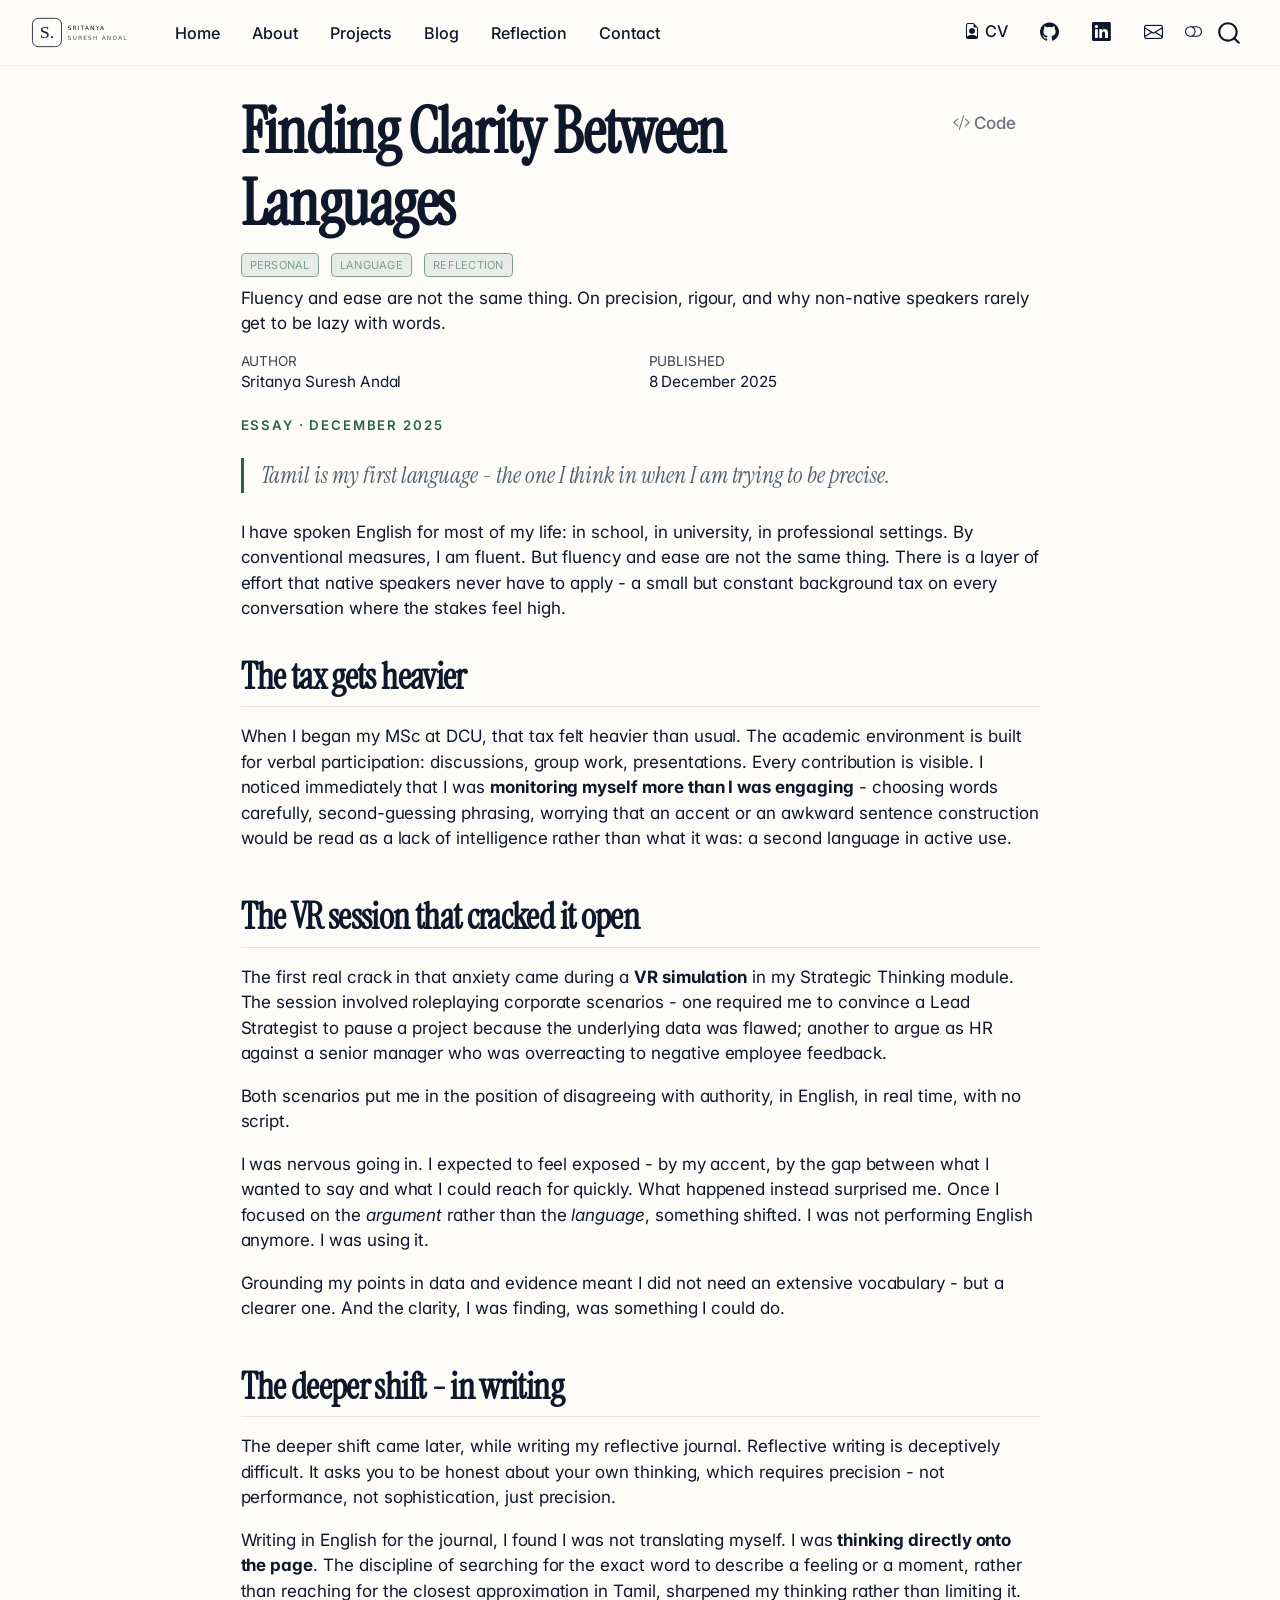
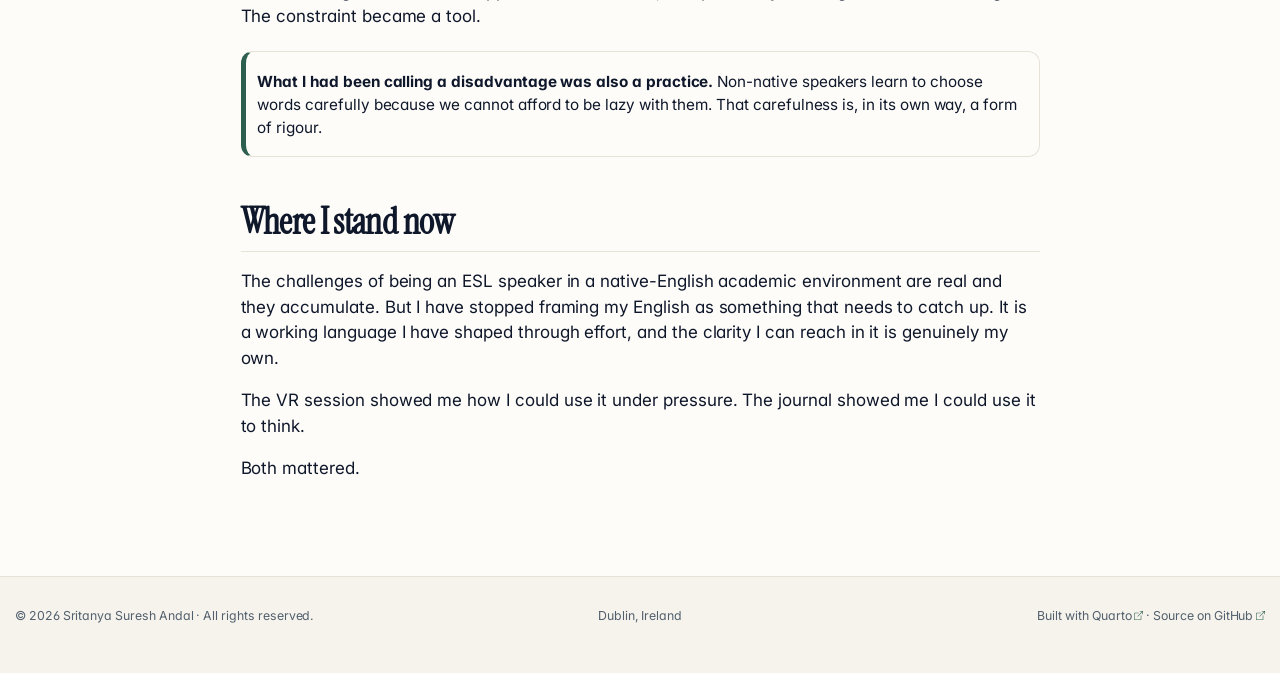
<file: docs/blog/posts/clarity-between-languages.html>
<!DOCTYPE html>
<html xmlns="http://www.w3.org/1999/xhtml" lang="en" xml:lang="en"><head>

<meta charset="utf-8">
<meta name="generator" content="quarto-1.9.36">

<meta name="viewport" content="width=device-width, initial-scale=1.0, user-scalable=yes">

<meta name="author" content="Sritanya Suresh Andal">
<meta name="dcterms.date" content="2025-12-08">
<meta name="description" content="Fluency and ease are not the same thing. On precision, rigour, and why non-native speakers rarely get to be lazy with words.">

<title>Finding Clarity Between Languages – Sritanya Suresh Andal</title>
<style>
/* Default styles provided by pandoc.
** See https://pandoc.org/MANUAL.html#variables-for-html for config info.
*/
code{white-space: pre-wrap;}
span.smallcaps{font-variant: small-caps;}
div.columns{display: flex; gap: min(4vw, 1.5em);}
div.column{flex: auto; overflow-x: auto;}
div.hanging-indent{margin-left: 1.5em; text-indent: -1.5em;}
ul.task-list{list-style: none;}
ul.task-list li input[type="checkbox"] {
  width: 0.8em;
  margin: 0 0.8em 0.2em -1em; /* quarto-specific, see https://github.com/quarto-dev/quarto-cli/issues/4556 */ 
  vertical-align: middle;
}
/* CSS for syntax highlighting */
html { -webkit-text-size-adjust: 100%; }
pre > code.sourceCode { white-space: pre; position: relative; }
pre > code.sourceCode > span { display: inline-block; line-height: 1.25; }
pre > code.sourceCode > span:empty { height: 1.2em; }
.sourceCode { overflow: visible; }
code.sourceCode > span { color: inherit; text-decoration: inherit; }
div.sourceCode { margin: 1em 0; }
pre.sourceCode { margin: 0; }
@media screen {
div.sourceCode { overflow: auto; }
}
@media print {
pre > code.sourceCode { white-space: pre-wrap; }
pre > code.sourceCode > span { text-indent: -5em; padding-left: 5em; }
}
pre.numberSource code
  { counter-reset: source-line 0; }
pre.numberSource code > span
  { position: relative; left: -4em; counter-increment: source-line; }
pre.numberSource code > span > a:first-child::before
  { content: counter(source-line);
    position: relative; left: -1em; text-align: right; vertical-align: baseline;
    border: none; display: inline-block;
    -webkit-touch-callout: none; -webkit-user-select: none;
    -khtml-user-select: none; -moz-user-select: none;
    -ms-user-select: none; user-select: none;
    padding: 0 4px; width: 4em;
  }
pre.numberSource { margin-left: 3em;  padding-left: 4px; }
div.sourceCode
  {   }
@media screen {
pre > code.sourceCode > span > a:first-child::before { text-decoration: underline; }
}
</style>


<script src="../../site_libs/quarto-nav/quarto-nav.js"></script>
<script src="../../site_libs/clipboard/clipboard.min.js"></script>
<script src="../../site_libs/quarto-search/autocomplete.umd.js"></script>
<script src="../../site_libs/quarto-search/fuse.min.js"></script>
<script src="../../site_libs/quarto-search/quarto-search.js"></script>
<meta name="quarto:offset" content="../../">
<link href="../../images/favicon.svg" rel="icon" type="image/svg+xml">
<script src="../../site_libs/quarto-html/quarto.js" type="module"></script>
<script src="../../site_libs/quarto-html/tabsets/tabsets.js" type="module"></script>
<script src="../../site_libs/quarto-html/popper.min.js"></script>
<script src="../../site_libs/quarto-html/tippy.umd.min.js"></script>
<script src="../../site_libs/quarto-html/anchor.min.js"></script>
<link href="../../site_libs/quarto-html/tippy.css" rel="stylesheet">
<link href="../../site_libs/quarto-html/quarto-syntax-highlighting-32bcf4e57d0af7dfccb6f1c4588847e7.css" rel="stylesheet" class="quarto-color-scheme" id="quarto-text-highlighting-styles">
<link href="../../site_libs/quarto-html/quarto-syntax-highlighting-dark-514bade276ff09a3e1a53576ab5712ac.css" rel="stylesheet" class="quarto-color-scheme quarto-color-alternate" id="quarto-text-highlighting-styles">
<link href="../../site_libs/quarto-html/quarto-syntax-highlighting-32bcf4e57d0af7dfccb6f1c4588847e7.css" rel="stylesheet" class="quarto-color-scheme-extra" id="quarto-text-highlighting-styles">
<script src="../../site_libs/bootstrap/bootstrap.min.js"></script>
<link href="../../site_libs/bootstrap/bootstrap-icons.css" rel="stylesheet">
<link href="../../site_libs/bootstrap/bootstrap-c2e13e178588920f6df60aa18d66e609.min.css" rel="stylesheet" append-hash="true" class="quarto-color-scheme" id="quarto-bootstrap" data-mode="light">
<link href="../../site_libs/bootstrap/bootstrap-dark-9442a386602ddb64aa4a82c0bfe66339.min.css" rel="stylesheet" append-hash="true" class="quarto-color-scheme quarto-color-alternate" id="quarto-bootstrap" data-mode="dark">
<link href="../../site_libs/bootstrap/bootstrap-c2e13e178588920f6df60aa18d66e609.min.css" rel="stylesheet" append-hash="true" class="quarto-color-scheme-extra" id="quarto-bootstrap" data-mode="light">
<script id="quarto-search-options" type="application/json">{
  "location": "navbar",
  "copy-button": false,
  "collapse-after": 3,
  "panel-placement": "end",
  "type": "overlay",
  "limit": 50,
  "keyboard-shortcut": [
    "f",
    "/",
    "s"
  ],
  "language": {
    "search-no-results-text": "No results",
    "search-matching-documents-text": "matching documents",
    "search-copy-link-title": "Copy link to search",
    "search-hide-matches-text": "Hide additional matches",
    "search-more-match-text": "more match in this document",
    "search-more-matches-text": "more matches in this document",
    "search-clear-button-title": "Clear",
    "search-text-placeholder": "",
    "search-detached-cancel-button-title": "Cancel",
    "search-submit-button-title": "Submit",
    "search-label": "Search"
  }
}</script>
<style>html{ scroll-behavior: smooth; }</style>


<meta property="og:title" content="Finding Clarity Between Languages – Sritanya Suresh Andal">
<meta property="og:description" content="Fluency and ease are not the same thing. On precision, rigour, and why non-native speakers rarely get to be lazy with words.">
<meta property="og:image" content="https://sritanya.github.io/images/blog-languages.svg">
<meta property="og:site_name" content="Sritanya Suresh Andal">
<meta property="og:image:alt" content="Typographic illustration about working between languages">
<meta name="twitter:title" content="Finding Clarity Between Languages – Sritanya Suresh Andal">
<meta name="twitter:description" content="Fluency and ease are not the same thing. On precision, rigour, and why non-native speakers rarely get to be lazy with words.">
<meta name="twitter:image" content="https://sritanya.github.io/images/blog-languages.svg">
<meta name="twitter:image:alt" content="Typographic illustration about working between languages">
<meta name="twitter:card" content="summary_large_image">
</head>

<body class="nav-fixed fullcontent quarto-light"><script id="quarto-html-before-body" type="application/javascript">
    const toggleBodyColorMode = (bsSheetEl) => {
      const mode = bsSheetEl.getAttribute("data-mode");
      const bodyEl = window.document.querySelector("body");
      if (mode === "dark") {
        bodyEl.classList.add("quarto-dark");
        bodyEl.classList.remove("quarto-light");
      } else {
        bodyEl.classList.add("quarto-light");
        bodyEl.classList.remove("quarto-dark");
      }
    }
    const toggleBodyColorPrimary = () => {
      const bsSheetEl = window.document.querySelector("link#quarto-bootstrap:not([rel=disabled-stylesheet])");
      if (bsSheetEl) {
        toggleBodyColorMode(bsSheetEl);
      }
    }
    const setColorSchemeToggle = (alternate) => {
      const toggles = window.document.querySelectorAll('.quarto-color-scheme-toggle');
      for (let i=0; i < toggles.length; i++) {
        const toggle = toggles[i];
        if (toggle) {
          if (alternate) {
            toggle.classList.add("alternate");
          } else {
            toggle.classList.remove("alternate");
          }
        }
      }
    };
    const toggleColorMode = (alternate) => {
      // Switch the stylesheets
      const primaryStylesheets = window.document.querySelectorAll('link.quarto-color-scheme:not(.quarto-color-alternate)');
      const alternateStylesheets = window.document.querySelectorAll('link.quarto-color-scheme.quarto-color-alternate');
      manageTransitions('#quarto-margin-sidebar .nav-link', false);
      if (alternate) {
        // note: dark is layered on light, we don't disable primary!
        enableStylesheet(alternateStylesheets);
        for (const sheetNode of alternateStylesheets) {
          if (sheetNode.id === "quarto-bootstrap") {
            toggleBodyColorMode(sheetNode);
          }
        }
      } else {
        disableStylesheet(alternateStylesheets);
        enableStylesheet(primaryStylesheets)
        toggleBodyColorPrimary();
      }
      manageTransitions('#quarto-margin-sidebar .nav-link', true);
      // Switch the toggles
      setColorSchemeToggle(alternate)
      // Hack to workaround the fact that safari doesn't
      // properly recolor the scrollbar when toggling (#1455)
      if (navigator.userAgent.indexOf('Safari') > 0 && navigator.userAgent.indexOf('Chrome') == -1) {
        manageTransitions("body", false);
        window.scrollTo(0, 1);
        setTimeout(() => {
          window.scrollTo(0, 0);
          manageTransitions("body", true);
        }, 40);
      }
    }
    const disableStylesheet = (stylesheets) => {
      for (let i=0; i < stylesheets.length; i++) {
        const stylesheet = stylesheets[i];
        stylesheet.rel = 'disabled-stylesheet';
      }
    }
    const enableStylesheet = (stylesheets) => {
      for (let i=0; i < stylesheets.length; i++) {
        const stylesheet = stylesheets[i];
        if(stylesheet.rel !== 'stylesheet') { // for Chrome, which will still FOUC without this check
          stylesheet.rel = 'stylesheet';
        }
      }
    }
    const manageTransitions = (selector, allowTransitions) => {
      const els = window.document.querySelectorAll(selector);
      for (let i=0; i < els.length; i++) {
        const el = els[i];
        if (allowTransitions) {
          el.classList.remove('notransition');
        } else {
          el.classList.add('notransition');
        }
      }
    }
    const isFileUrl = () => {
      return window.location.protocol === 'file:';
    }
    const hasAlternateSentinel = () => {
      let styleSentinel = getColorSchemeSentinel();
      if (styleSentinel !== null) {
        return styleSentinel === "alternate";
      } else {
        return false;
      }
    }
    const setStyleSentinel = (alternate) => {
      const value = alternate ? "alternate" : "default";
      if (!isFileUrl()) {
        window.localStorage.setItem("quarto-color-scheme", value);
      } else {
        localAlternateSentinel = value;
      }
    }
    const getColorSchemeSentinel = () => {
      if (!isFileUrl()) {
        const storageValue = window.localStorage.getItem("quarto-color-scheme");
        return storageValue != null ? storageValue : localAlternateSentinel;
      } else {
        return localAlternateSentinel;
      }
    }
    const toggleGiscusIfUsed = (isAlternate, darkModeDefault) => {
      const baseTheme = document.querySelector('#giscus-base-theme')?.value ?? 'light';
      const alternateTheme = document.querySelector('#giscus-alt-theme')?.value ?? 'dark';
      let newTheme = '';
      if(authorPrefersDark) {
        newTheme = isAlternate ? baseTheme : alternateTheme;
      } else {
        newTheme = isAlternate ? alternateTheme : baseTheme;
      }
      const changeGiscusTheme = () => {
        // From: https://github.com/giscus/giscus/issues/336
        const sendMessage = (message) => {
          const iframe = document.querySelector('iframe.giscus-frame');
          if (!iframe) return;
          iframe.contentWindow.postMessage({ giscus: message }, 'https://giscus.app');
        }
        sendMessage({
          setConfig: {
            theme: newTheme
          }
        });
      }
      const isGiscussLoaded = window.document.querySelector('iframe.giscus-frame') !== null;
      if (isGiscussLoaded) {
        changeGiscusTheme();
      }
    };
    const authorPrefersDark = false;
    const darkModeDefault = authorPrefersDark;
      document.querySelector('link#quarto-text-highlighting-styles.quarto-color-scheme-extra').rel = 'disabled-stylesheet';
      document.querySelector('link#quarto-bootstrap.quarto-color-scheme-extra').rel = 'disabled-stylesheet';
    let localAlternateSentinel = darkModeDefault ? 'alternate' : 'default';
    // Dark / light mode switch
    window.quartoToggleColorScheme = () => {
      // Read the current dark / light value
      let toAlternate = !hasAlternateSentinel();
      toggleColorMode(toAlternate);
      setStyleSentinel(toAlternate);
      toggleGiscusIfUsed(toAlternate, darkModeDefault);
      window.dispatchEvent(new Event('resize'));
    };
    // Switch to dark mode if need be
    if (hasAlternateSentinel()) {
      toggleColorMode(true);
    } else {
      toggleColorMode(false);
    }
  </script>

<div id="quarto-search-results"></div>
  <header id="quarto-header" class="headroom fixed-top">
    <nav class="navbar navbar-expand-lg " data-bs-theme="dark">
      <div class="navbar-container container-fluid">
      <div class="navbar-brand-container mx-auto">
    <a href="../../index.html" class="navbar-brand navbar-brand-logo">
    <img src="../../images/logo.svg" alt="Sritanya Suresh Andal" class="navbar-logo light-content">
    <img src="../../images/logo.svg" alt="Sritanya Suresh Andal" class="navbar-logo dark-content">
    </a>
  </div>
            <div id="quarto-search" class="" title="Search"></div>
          <button class="navbar-toggler" type="button" data-bs-toggle="collapse" data-bs-target="#navbarCollapse" aria-controls="navbarCollapse" role="menu" aria-expanded="false" aria-label="Toggle navigation" onclick="if (window.quartoToggleHeadroom) { window.quartoToggleHeadroom(); }">
  <span class="navbar-toggler-icon"></span>
</button>
          <div class="collapse navbar-collapse" id="navbarCollapse">
            <ul class="navbar-nav navbar-nav-scroll me-auto">
  <li class="nav-item">
    <a class="nav-link" href="../../index.html"> 
<span class="menu-text">Home</span></a>
  </li>  
  <li class="nav-item">
    <a class="nav-link" href="../../about.html"> 
<span class="menu-text">About</span></a>
  </li>  
  <li class="nav-item">
    <a class="nav-link" href="../../projects/index.html"> 
<span class="menu-text">Projects</span></a>
  </li>  
  <li class="nav-item">
    <a class="nav-link" href="../../blog/index.html"> 
<span class="menu-text">Blog</span></a>
  </li>  
  <li class="nav-item">
    <a class="nav-link" href="../../reflection.html"> 
<span class="menu-text">Reflection</span></a>
  </li>  
  <li class="nav-item">
    <a class="nav-link" href="../../contact.html"> 
<span class="menu-text">Contact</span></a>
  </li>  
</ul>
            <ul class="navbar-nav navbar-nav-scroll ms-auto">
  <li class="nav-item">
    <a class="nav-link" href="../../cv/SritanyaSureshAndal_CV.pdf" target="_blank"> <i class="bi bi-file-earmark-person" role="img">
</i> 
<span class="menu-text">CV</span></a>
  </li>  
  <li class="nav-item compact">
    <a class="nav-link" href="https://github.com/sritanya-sureshandal" target="_blank"> <i class="bi bi-github" role="img" aria-label="GitHub">
</i> 
<span class="menu-text"></span></a>
  </li>  
  <li class="nav-item compact">
    <a class="nav-link" href="https://www.linkedin.com/in/sritanyasureshandal" target="_blank"> <i class="bi bi-linkedin" role="img" aria-label="LinkedIn">
</i> 
<span class="menu-text"></span></a>
  </li>  
  <li class="nav-item compact">
    <a class="nav-link" href="mailto:sritanyaandalsuresh@gmail.com"> <i class="bi bi-envelope" role="img" aria-label="Email">
</i> 
<span class="menu-text"></span></a>
  </li>  
</ul>
          </div> <!-- /navcollapse -->
            <div class="quarto-navbar-tools">
  <a href="" class="quarto-color-scheme-toggle quarto-navigation-tool  px-1" onclick="window.quartoToggleColorScheme(); return false;" title="Toggle dark mode"><i class="bi"></i></a>
</div>
      </div> <!-- /container-fluid -->
    </nav>
</header>
<!-- content -->
<div id="quarto-content" class="quarto-container page-columns page-rows-contents page-layout-article page-navbar">
<!-- sidebar -->
<!-- margin-sidebar -->
    
<!-- main -->
<main class="content" id="quarto-document-content">


<header id="title-block-header" class="quarto-title-block default">
<div class="quarto-title">
<div class="quarto-title-block"><div><h1 class="title">Finding Clarity Between Languages</h1><button type="button" class="btn code-tools-button" id="quarto-code-tools-source"><i class="bi"></i> Code</button></div></div>
  <div class="quarto-categories">
    <div class="quarto-category">Personal</div>
    <div class="quarto-category">Language</div>
    <div class="quarto-category">Reflection</div>
  </div>
  </div>

<div>
  <div class="description">
    Fluency and ease are not the same thing. On precision, rigour, and why non-native speakers rarely get to be lazy with words.
  </div>
</div>


<div class="quarto-title-meta">

    <div>
    <div class="quarto-title-meta-heading">Author</div>
    <div class="quarto-title-meta-contents">
             <p>Sritanya Suresh Andal </p>
          </div>
  </div>
    
    <div>
    <div class="quarto-title-meta-heading">Published</div>
    <div class="quarto-title-meta-contents">
      <p class="date">8 December 2025</p>
    </div>
  </div>
  
    
  </div>
  


</header>


<p><span class="kicker">Essay · December 2025</span></p>
<div class="lede">
<p>Tamil is my first language - the one I think in when I am trying to be precise.</p>
</div>
<p>I have spoken English for most of my life: in school, in university, in professional settings. By conventional measures, I am fluent. But fluency and ease are not the same thing. There is a layer of effort that native speakers never have to apply - a small but constant background tax on every conversation where the stakes feel high.</p>
<section id="the-tax-gets-heavier" class="level2">
<h2 class="anchored" data-anchor-id="the-tax-gets-heavier">The tax gets heavier</h2>
<p>When I began my MSc at DCU, that tax felt heavier than usual. The academic environment is built for verbal participation: discussions, group work, presentations. Every contribution is visible. I noticed immediately that I was <strong>monitoring myself more than I was engaging</strong> - choosing words carefully, second-guessing phrasing, worrying that an accent or an awkward sentence construction would be read as a lack of intelligence rather than what it was: a second language in active use.</p>
</section>
<section id="the-vr-session-that-cracked-it-open" class="level2">
<h2 class="anchored" data-anchor-id="the-vr-session-that-cracked-it-open">The VR session that cracked it open</h2>
<p>The first real crack in that anxiety came during a <strong>VR simulation</strong> in my Strategic Thinking module. The session involved roleplaying corporate scenarios - one required me to convince a Lead Strategist to pause a project because the underlying data was flawed; another to argue as HR against a senior manager who was overreacting to negative employee feedback.</p>
<p>Both scenarios put me in the position of disagreeing with authority, in English, in real time, with no script.</p>
<p>I was nervous going in. I expected to feel exposed - by my accent, by the gap between what I wanted to say and what I could reach for quickly. What happened instead surprised me. Once I focused on the <em>argument</em> rather than the <em>language</em>, something shifted. I was not performing English anymore. I was using it.</p>
<p>Grounding my points in data and evidence meant I did not need an extensive vocabulary - but a clearer one. And the clarity, I was finding, was something I could do.</p>
</section>
<section id="the-deeper-shift---in-writing" class="level2">
<h2 class="anchored" data-anchor-id="the-deeper-shift---in-writing">The deeper shift - in writing</h2>
<p>The deeper shift came later, while writing my reflective journal. Reflective writing is deceptively difficult. It asks you to be honest about your own thinking, which requires precision - not performance, not sophistication, just precision.</p>
<p>Writing in English for the journal, I found I was not translating myself. I was <strong>thinking directly onto the page</strong>. The discipline of searching for the exact word to describe a feeling or a moment, rather than reaching for the closest approximation in Tamil, sharpened my thinking rather than limiting it. The constraint became a tool.</p>
<div class="callout callout-style-simple callout-note no-icon">
<div class="callout-body d-flex">
<div class="callout-icon-container">
<i class="callout-icon no-icon"></i>
</div>
<div class="callout-body-container">
<p><strong>What I had been calling a disadvantage was also a practice.</strong> Non-native speakers learn to choose words carefully because we cannot afford to be lazy with them. That carefulness is, in its own way, a form of rigour.</p>
</div>
</div>
</div>
</section>
<section id="where-i-stand-now" class="level2">
<h2 class="anchored" data-anchor-id="where-i-stand-now">Where I stand now</h2>
<p>The challenges of being an ESL speaker in a native-English academic environment are real and they accumulate. But I have stopped framing my English as something that needs to catch up. It is a working language I have shaped through effort, and the clarity I can reach in it is genuinely my own.</p>
<p>The VR session showed me how I could use it under pressure. The journal showed me I could use it to think.</p>
<p>Both mattered.</p>


<!-- -->

</section>

<a onclick="window.scrollTo(0, 0); return false;" role="button" id="quarto-back-to-top"><i class="bi bi-arrow-up"></i> Back to top</a></main> <!-- /main -->
<script id="quarto-html-after-body" type="application/javascript">
  window.document.addEventListener("DOMContentLoaded", function (event) {
    // Ensure there is a toggle, if there isn't float one in the top right
    if (window.document.querySelector('.quarto-color-scheme-toggle') === null) {
      const a = window.document.createElement('a');
      a.classList.add('top-right');
      a.classList.add('quarto-color-scheme-toggle');
      a.href = "";
      a.onclick = function() { try { window.quartoToggleColorScheme(); } catch {} return false; };
      const i = window.document.createElement("i");
      i.classList.add('bi');
      a.appendChild(i);
      window.document.body.appendChild(a);
    }
    setColorSchemeToggle(hasAlternateSentinel())
    const icon = "";
    const anchorJS = new window.AnchorJS();
    anchorJS.options = {
      placement: 'right',
      icon: icon
    };
    anchorJS.add('.anchored');
    const isCodeAnnotation = (el) => {
      for (const clz of el.classList) {
        if (clz.startsWith('code-annotation-')) {                     
          return true;
        }
      }
      return false;
    }
    const onCopySuccess = function(e) {
      // button target
      const button = e.trigger;
      // don't keep focus
      button.blur();
      // flash "checked"
      button.classList.add('code-copy-button-checked');
      var currentTitle = button.getAttribute("title");
      button.setAttribute("title", "Copied!");
      let tooltip;
      if (window.bootstrap) {
        button.setAttribute("data-bs-toggle", "tooltip");
        button.setAttribute("data-bs-placement", "left");
        button.setAttribute("data-bs-title", "Copied!");
        tooltip = new bootstrap.Tooltip(button, 
          { trigger: "manual", 
            customClass: "code-copy-button-tooltip",
            offset: [0, -8]});
        tooltip.show();    
      }
      setTimeout(function() {
        if (tooltip) {
          tooltip.hide();
          button.removeAttribute("data-bs-title");
          button.removeAttribute("data-bs-toggle");
          button.removeAttribute("data-bs-placement");
        }
        button.setAttribute("title", currentTitle);
        button.classList.remove('code-copy-button-checked');
      }, 1000);
      // clear code selection
      e.clearSelection();
    }
    const getTextToCopy = function(trigger) {
      const outerScaffold = trigger.parentElement.cloneNode(true);
      const codeEl = outerScaffold.querySelector('code');
      for (const childEl of codeEl.children) {
        if (isCodeAnnotation(childEl)) {
          childEl.remove();
        }
      }
      return codeEl.innerText;
    }
    const clipboard = new window.ClipboardJS('.code-copy-button:not([data-in-quarto-modal])', {
      text: getTextToCopy
    });
    clipboard.on('success', onCopySuccess);
    if (window.document.getElementById('quarto-embedded-source-code-modal')) {
      const clipboardModal = new window.ClipboardJS('.code-copy-button[data-in-quarto-modal]', {
        text: getTextToCopy,
        container: window.document.getElementById('quarto-embedded-source-code-modal')
      });
      clipboardModal.on('success', onCopySuccess);
    }
    const viewSource = window.document.getElementById('quarto-view-source') ||
                       window.document.getElementById('quarto-code-tools-source');
    if (viewSource) {
      const sourceUrl = viewSource.getAttribute("data-quarto-source-url");
      viewSource.addEventListener("click", function(e) {
        if (sourceUrl) {
          // rstudio viewer pane
          if (/\bcapabilities=\b/.test(window.location)) {
            window.open(sourceUrl);
          } else {
            window.location.href = sourceUrl;
          }
        } else {
          const modal = new bootstrap.Modal(document.getElementById('quarto-embedded-source-code-modal'));
          modal.show();
        }
        return false;
      });
    }
    function toggleCodeHandler(show) {
      return function(e) {
        const detailsSrc = window.document.querySelectorAll(".cell > details > .sourceCode");
        for (let i=0; i<detailsSrc.length; i++) {
          const details = detailsSrc[i].parentElement;
          if (show) {
            details.open = true;
          } else {
            details.removeAttribute("open");
          }
        }
        const cellCodeDivs = window.document.querySelectorAll(".cell > .sourceCode");
        const fromCls = show ? "hidden" : "unhidden";
        const toCls = show ? "unhidden" : "hidden";
        for (let i=0; i<cellCodeDivs.length; i++) {
          const codeDiv = cellCodeDivs[i];
          if (codeDiv.classList.contains(fromCls)) {
            codeDiv.classList.remove(fromCls);
            codeDiv.classList.add(toCls);
          } 
        }
        return false;
      }
    }
    const hideAllCode = window.document.getElementById("quarto-hide-all-code");
    if (hideAllCode) {
      hideAllCode.addEventListener("click", toggleCodeHandler(false));
    }
    const showAllCode = window.document.getElementById("quarto-show-all-code");
    if (showAllCode) {
      showAllCode.addEventListener("click", toggleCodeHandler(true));
    }
      var localhostRegex = new RegExp(/^(?:http|https):\/\/localhost\:?[0-9]*\//);
      var mailtoRegex = new RegExp(/^mailto:/);
        var filterRegex = new RegExp("https:\/\/sritanya\.github\.io");
      var isInternal = (href) => {
          return filterRegex.test(href) || localhostRegex.test(href) || mailtoRegex.test(href);
      }
      // Inspect non-navigation links and adorn them if external
     var links = window.document.querySelectorAll('a[href]:not(.nav-link):not(.navbar-brand):not(.toc-action):not(.sidebar-link):not(.sidebar-item-toggle):not(.pagination-link):not(.no-external):not([aria-hidden]):not(.dropdown-item):not(.quarto-navigation-tool):not(.about-link)');
      for (var i=0; i<links.length; i++) {
        const link = links[i];
        if (!isInternal(link.href)) {
          // undo the damage that might have been done by quarto-nav.js in the case of
          // links that we want to consider external
          if (link.dataset.originalHref !== undefined) {
            link.href = link.dataset.originalHref;
          }
            // target, if specified
            link.setAttribute("target", "_blank");
            if (link.getAttribute("rel") === null) {
              link.setAttribute("rel", "noopener");
            }
            // default icon
            link.classList.add("external");
        }
      }
    function tippyHover(el, contentFn, onTriggerFn, onUntriggerFn) {
      const config = {
        allowHTML: true,
        maxWidth: 500,
        delay: 100,
        arrow: false,
        appendTo: function(el) {
            return el.parentElement;
        },
        interactive: true,
        interactiveBorder: 10,
        theme: 'quarto',
        placement: 'bottom-start',
      };
      if (contentFn) {
        config.content = contentFn;
      }
      if (onTriggerFn) {
        config.onTrigger = onTriggerFn;
      }
      if (onUntriggerFn) {
        config.onUntrigger = onUntriggerFn;
      }
      window.tippy(el, config); 
    }
    const noterefs = window.document.querySelectorAll('a[role="doc-noteref"]');
    for (var i=0; i<noterefs.length; i++) {
      const ref = noterefs[i];
      tippyHover(ref, function() {
        // use id or data attribute instead here
        let href = ref.getAttribute('data-footnote-href') || ref.getAttribute('href');
        try { href = new URL(href).hash; } catch {}
        const id = href.replace(/^#\/?/, "");
        const note = window.document.getElementById(id);
        if (note) {
          return note.innerHTML;
        } else {
          return "";
        }
      });
    }
    const xrefs = window.document.querySelectorAll('a.quarto-xref');
    const processXRef = (id, note) => {
      // Strip column container classes
      const stripColumnClz = (el) => {
        el.classList.remove("page-full", "page-columns");
        if (el.children) {
          for (const child of el.children) {
            stripColumnClz(child);
          }
        }
      }
      stripColumnClz(note)
      if (id === null || id.startsWith('sec-')) {
        // Special case sections, only their first couple elements
        const container = document.createElement("div");
        if (note.children && note.children.length > 2) {
          container.appendChild(note.children[0].cloneNode(true));
          for (let i = 1; i < note.children.length; i++) {
            const child = note.children[i];
            if (child.tagName === "P" && child.innerText === "") {
              continue;
            } else {
              container.appendChild(child.cloneNode(true));
              break;
            }
          }
          if (window.Quarto?.typesetMath) {
            window.Quarto.typesetMath(container);
          }
          return container.innerHTML
        } else {
          if (window.Quarto?.typesetMath) {
            window.Quarto.typesetMath(note);
          }
          return note.innerHTML;
        }
      } else {
        // Remove any anchor links if they are present
        const anchorLink = note.querySelector('a.anchorjs-link');
        if (anchorLink) {
          anchorLink.remove();
        }
        if (window.Quarto?.typesetMath) {
          window.Quarto.typesetMath(note);
        }
        if (note.classList.contains("callout")) {
          return note.outerHTML;
        } else {
          return note.innerHTML;
        }
      }
    }
    for (var i=0; i<xrefs.length; i++) {
      const xref = xrefs[i];
      tippyHover(xref, undefined, function(instance) {
        instance.disable();
        let url = xref.getAttribute('href');
        let hash = undefined; 
        if (url.startsWith('#')) {
          hash = url;
        } else {
          try { hash = new URL(url).hash; } catch {}
        }
        if (hash) {
          const id = hash.replace(/^#\/?/, "");
          const note = window.document.getElementById(id);
          if (note !== null) {
            try {
              const html = processXRef(id, note.cloneNode(true));
              instance.setContent(html);
            } finally {
              instance.enable();
              instance.show();
            }
          } else {
            // See if we can fetch this
            fetch(url.split('#')[0])
            .then(res => res.text())
            .then(html => {
              const parser = new DOMParser();
              const htmlDoc = parser.parseFromString(html, "text/html");
              const note = htmlDoc.getElementById(id);
              if (note !== null) {
                const html = processXRef(id, note);
                instance.setContent(html);
              } 
            }).finally(() => {
              instance.enable();
              instance.show();
            });
          }
        } else {
          // See if we can fetch a full url (with no hash to target)
          // This is a special case and we should probably do some content thinning / targeting
          fetch(url)
          .then(res => res.text())
          .then(html => {
            const parser = new DOMParser();
            const htmlDoc = parser.parseFromString(html, "text/html");
            const note = htmlDoc.querySelector('main.content');
            if (note !== null) {
              // This should only happen for chapter cross references
              // (since there is no id in the URL)
              // remove the first header
              if (note.children.length > 0 && note.children[0].tagName === "HEADER") {
                note.children[0].remove();
              }
              const html = processXRef(null, note);
              instance.setContent(html);
            } 
          }).finally(() => {
            instance.enable();
            instance.show();
          });
        }
      }, function(instance) {
      });
    }
        let selectedAnnoteEl;
        const selectorForAnnotation = ( cell, annotation) => {
          let cellAttr = 'data-code-cell="' + cell + '"';
          let lineAttr = 'data-code-annotation="' +  annotation + '"';
          const selector = 'span[' + cellAttr + '][' + lineAttr + ']';
          return selector;
        }
        const selectCodeLines = (annoteEl) => {
          const doc = window.document;
          const targetCell = annoteEl.getAttribute("data-target-cell");
          const targetAnnotation = annoteEl.getAttribute("data-target-annotation");
          const annoteSpan = window.document.querySelector(selectorForAnnotation(targetCell, targetAnnotation));
          const lines = annoteSpan.getAttribute("data-code-lines").split(",");
          const lineIds = lines.map((line) => {
            return targetCell + "-" + line;
          })
          let top = null;
          let height = null;
          let parent = null;
          if (lineIds.length > 0) {
              //compute the position of the single el (top and bottom and make a div)
              const el = window.document.getElementById(lineIds[0]);
              top = el.offsetTop;
              height = el.offsetHeight;
              parent = el.parentElement.parentElement;
            if (lineIds.length > 1) {
              const lastEl = window.document.getElementById(lineIds[lineIds.length - 1]);
              const bottom = lastEl.offsetTop + lastEl.offsetHeight;
              height = bottom - top;
            }
            if (top !== null && height !== null && parent !== null) {
              // cook up a div (if necessary) and position it 
              let div = window.document.getElementById("code-annotation-line-highlight");
              if (div === null) {
                div = window.document.createElement("div");
                div.setAttribute("id", "code-annotation-line-highlight");
                div.style.position = 'absolute';
                parent.appendChild(div);
              }
              div.style.top = top - 2 + "px";
              div.style.height = height + 4 + "px";
              div.style.left = 0;
              let gutterDiv = window.document.getElementById("code-annotation-line-highlight-gutter");
              if (gutterDiv === null) {
                gutterDiv = window.document.createElement("div");
                gutterDiv.setAttribute("id", "code-annotation-line-highlight-gutter");
                gutterDiv.style.position = 'absolute';
                const codeCell = window.document.getElementById(targetCell);
                const gutter = codeCell.querySelector('.code-annotation-gutter');
                gutter.appendChild(gutterDiv);
              }
              gutterDiv.style.top = top - 2 + "px";
              gutterDiv.style.height = height + 4 + "px";
            }
            selectedAnnoteEl = annoteEl;
          }
        };
        const unselectCodeLines = () => {
          const elementsIds = ["code-annotation-line-highlight", "code-annotation-line-highlight-gutter"];
          elementsIds.forEach((elId) => {
            const div = window.document.getElementById(elId);
            if (div) {
              div.remove();
            }
          });
          selectedAnnoteEl = undefined;
        };
          // Handle positioning of the toggle
      window.addEventListener(
        "resize",
        throttle(() => {
          elRect = undefined;
          if (selectedAnnoteEl) {
            selectCodeLines(selectedAnnoteEl);
          }
        }, 10)
      );
      function throttle(fn, ms) {
      let throttle = false;
      let timer;
        return (...args) => {
          if(!throttle) { // first call gets through
              fn.apply(this, args);
              throttle = true;
          } else { // all the others get throttled
              if(timer) clearTimeout(timer); // cancel #2
              timer = setTimeout(() => {
                fn.apply(this, args);
                timer = throttle = false;
              }, ms);
          }
        };
      }
        // Attach click handler to the DT
        const annoteDls = window.document.querySelectorAll('dt[data-target-cell]');
        for (const annoteDlNode of annoteDls) {
          annoteDlNode.addEventListener('click', (event) => {
            const clickedEl = event.target;
            if (clickedEl !== selectedAnnoteEl) {
              unselectCodeLines();
              const activeEl = window.document.querySelector('dt[data-target-cell].code-annotation-active');
              if (activeEl) {
                activeEl.classList.remove('code-annotation-active');
              }
              selectCodeLines(clickedEl);
              clickedEl.classList.add('code-annotation-active');
            } else {
              // Unselect the line
              unselectCodeLines();
              clickedEl.classList.remove('code-annotation-active');
            }
          });
        }
    const findCites = (el) => {
      const parentEl = el.parentElement;
      if (parentEl) {
        const cites = parentEl.dataset.cites;
        if (cites) {
          return {
            el,
            cites: cites.split(' ')
          };
        } else {
          return findCites(el.parentElement)
        }
      } else {
        return undefined;
      }
    };
    var bibliorefs = window.document.querySelectorAll('a[role="doc-biblioref"]');
    for (var i=0; i<bibliorefs.length; i++) {
      const ref = bibliorefs[i];
      const citeInfo = findCites(ref);
      if (citeInfo) {
        tippyHover(citeInfo.el, function() {
          var popup = window.document.createElement('div');
          citeInfo.cites.forEach(function(cite) {
            var citeDiv = window.document.createElement('div');
            citeDiv.classList.add('hanging-indent');
            citeDiv.classList.add('csl-entry');
            var biblioDiv = window.document.getElementById('ref-' + cite);
            if (biblioDiv) {
              citeDiv.innerHTML = biblioDiv.innerHTML;
            }
            popup.appendChild(citeDiv);
          });
          return popup.innerHTML;
        });
      }
    }
  });
  </script><div class="modal fade" id="quarto-embedded-source-code-modal" tabindex="-1" aria-labelledby="quarto-embedded-source-code-modal-label" aria-hidden="true"><div class="modal-dialog modal-dialog-scrollable"><div class="modal-content"><div class="modal-header"><h5 class="modal-title" id="quarto-embedded-source-code-modal-label">Source Code</h5><button class="btn-close" data-bs-dismiss="modal"></button></div><div class="modal-body"><div class="">
<div class="code-copy-outer-scaffold"><div class="sourceCode" id="cb1" data-shortcodes="false"><pre class="sourceCode markdown code-with-copy"><code class="sourceCode markdown"><span id="cb1-1"><a href="#cb1-1" aria-hidden="true" tabindex="-1"></a><span class="co">---</span></span>
<span id="cb1-2"><a href="#cb1-2" aria-hidden="true" tabindex="-1"></a><span class="an">title:</span><span class="co"> "Finding Clarity Between Languages"</span></span>
<span id="cb1-3"><a href="#cb1-3" aria-hidden="true" tabindex="-1"></a><span class="an">description:</span><span class="co"> "Fluency and ease are not the same thing. On precision, rigour, and why non-native speakers rarely get to be lazy with words."</span></span>
<span id="cb1-4"><a href="#cb1-4" aria-hidden="true" tabindex="-1"></a><span class="an">author:</span><span class="co"> "Sritanya Suresh Andal"</span></span>
<span id="cb1-5"><a href="#cb1-5" aria-hidden="true" tabindex="-1"></a><span class="an">date:</span><span class="co"> "2025-12-08"</span></span>
<span id="cb1-6"><a href="#cb1-6" aria-hidden="true" tabindex="-1"></a><span class="an">date-format:</span><span class="co"> "D MMMM YYYY"</span></span>
<span id="cb1-7"><a href="#cb1-7" aria-hidden="true" tabindex="-1"></a><span class="an">image:</span><span class="co"> ../../images/blog-languages.svg</span></span>
<span id="cb1-8"><a href="#cb1-8" aria-hidden="true" tabindex="-1"></a><span class="an">image-alt:</span><span class="co"> "Typographic illustration about working between languages"</span></span>
<span id="cb1-9"><a href="#cb1-9" aria-hidden="true" tabindex="-1"></a><span class="an">categories:</span><span class="co"> [Personal, Language, Reflection]</span></span>
<span id="cb1-10"><a href="#cb1-10" aria-hidden="true" tabindex="-1"></a><span class="an">reading-time:</span><span class="co"> true</span></span>
<span id="cb1-11"><a href="#cb1-11" aria-hidden="true" tabindex="-1"></a><span class="an">toc:</span><span class="co"> false</span></span>
<span id="cb1-12"><a href="#cb1-12" aria-hidden="true" tabindex="-1"></a><span class="co">---</span></span>
<span id="cb1-13"><a href="#cb1-13" aria-hidden="true" tabindex="-1"></a></span>
<span id="cb1-14"><a href="#cb1-14" aria-hidden="true" tabindex="-1"></a><span class="co">[</span><span class="ot">Essay · December 2025</span><span class="co">]</span>{.kicker}</span>
<span id="cb1-15"><a href="#cb1-15" aria-hidden="true" tabindex="-1"></a></span>
<span id="cb1-16"><a href="#cb1-16" aria-hidden="true" tabindex="-1"></a>::: {.lede}</span>
<span id="cb1-17"><a href="#cb1-17" aria-hidden="true" tabindex="-1"></a>Tamil is my first language - the one I think in when I am trying to be precise.</span>
<span id="cb1-18"><a href="#cb1-18" aria-hidden="true" tabindex="-1"></a>:::</span>
<span id="cb1-19"><a href="#cb1-19" aria-hidden="true" tabindex="-1"></a></span>
<span id="cb1-20"><a href="#cb1-20" aria-hidden="true" tabindex="-1"></a>I have spoken English for most of my life: in school, in university, in professional settings. By conventional measures, I am fluent. But fluency and ease are not the same thing. There is a layer of effort that native speakers never have to apply - a small but constant background tax on every conversation where the stakes feel high.</span>
<span id="cb1-21"><a href="#cb1-21" aria-hidden="true" tabindex="-1"></a></span>
<span id="cb1-22"><a href="#cb1-22" aria-hidden="true" tabindex="-1"></a><span class="fu">## The tax gets heavier</span></span>
<span id="cb1-23"><a href="#cb1-23" aria-hidden="true" tabindex="-1"></a></span>
<span id="cb1-24"><a href="#cb1-24" aria-hidden="true" tabindex="-1"></a>When I began my MSc at DCU, that tax felt heavier than usual. The academic environment is built for verbal participation: discussions, group work, presentations. Every contribution is visible. I noticed immediately that I was **monitoring myself more than I was engaging** - choosing words carefully, second-guessing phrasing, worrying that an accent or an awkward sentence construction would be read as a lack of intelligence rather than what it was: a second language in active use.</span>
<span id="cb1-25"><a href="#cb1-25" aria-hidden="true" tabindex="-1"></a></span>
<span id="cb1-26"><a href="#cb1-26" aria-hidden="true" tabindex="-1"></a><span class="fu">## The VR session that cracked it open</span></span>
<span id="cb1-27"><a href="#cb1-27" aria-hidden="true" tabindex="-1"></a></span>
<span id="cb1-28"><a href="#cb1-28" aria-hidden="true" tabindex="-1"></a>The first real crack in that anxiety came during a **VR simulation** in my Strategic Thinking module. The session involved roleplaying corporate scenarios - one required me to convince a Lead Strategist to pause a project because the underlying data was flawed; another to argue as HR against a senior manager who was overreacting to negative employee feedback.</span>
<span id="cb1-29"><a href="#cb1-29" aria-hidden="true" tabindex="-1"></a></span>
<span id="cb1-30"><a href="#cb1-30" aria-hidden="true" tabindex="-1"></a>Both scenarios put me in the position of disagreeing with authority, in English, in real time, with no script.</span>
<span id="cb1-31"><a href="#cb1-31" aria-hidden="true" tabindex="-1"></a></span>
<span id="cb1-32"><a href="#cb1-32" aria-hidden="true" tabindex="-1"></a>I was nervous going in. I expected to feel exposed - by my accent, by the gap between what I wanted to say and what I could reach for quickly. What happened instead surprised me. Once I focused on the *argument* rather than the *language*, something shifted. I was not performing English anymore. I was using it.</span>
<span id="cb1-33"><a href="#cb1-33" aria-hidden="true" tabindex="-1"></a></span>
<span id="cb1-34"><a href="#cb1-34" aria-hidden="true" tabindex="-1"></a>Grounding my points in data and evidence meant I did not need an extensive vocabulary - but a clearer one. And the clarity, I was finding, was something I could do.</span>
<span id="cb1-35"><a href="#cb1-35" aria-hidden="true" tabindex="-1"></a></span>
<span id="cb1-36"><a href="#cb1-36" aria-hidden="true" tabindex="-1"></a><span class="fu">## The deeper shift - in writing</span></span>
<span id="cb1-37"><a href="#cb1-37" aria-hidden="true" tabindex="-1"></a></span>
<span id="cb1-38"><a href="#cb1-38" aria-hidden="true" tabindex="-1"></a>The deeper shift came later, while writing my reflective journal. Reflective writing is deceptively difficult. It asks you to be honest about your own thinking, which requires precision - not performance, not sophistication, just precision.</span>
<span id="cb1-39"><a href="#cb1-39" aria-hidden="true" tabindex="-1"></a></span>
<span id="cb1-40"><a href="#cb1-40" aria-hidden="true" tabindex="-1"></a>Writing in English for the journal, I found I was not translating myself. I was **thinking directly onto the page**. The discipline of searching for the exact word to describe a feeling or a moment, rather than reaching for the closest approximation in Tamil, sharpened my thinking rather than limiting it. The constraint became a tool.</span>
<span id="cb1-41"><a href="#cb1-41" aria-hidden="true" tabindex="-1"></a></span>
<span id="cb1-42"><a href="#cb1-42" aria-hidden="true" tabindex="-1"></a>::: {.callout-note appearance="simple" icon=false}</span>
<span id="cb1-43"><a href="#cb1-43" aria-hidden="true" tabindex="-1"></a>**What I had been calling a disadvantage was also a practice.** Non-native speakers learn to choose words carefully because we cannot afford to be lazy with them. That carefulness is, in its own way, a form of rigour.</span>
<span id="cb1-44"><a href="#cb1-44" aria-hidden="true" tabindex="-1"></a>:::</span>
<span id="cb1-45"><a href="#cb1-45" aria-hidden="true" tabindex="-1"></a></span>
<span id="cb1-46"><a href="#cb1-46" aria-hidden="true" tabindex="-1"></a><span class="fu">## Where I stand now</span></span>
<span id="cb1-47"><a href="#cb1-47" aria-hidden="true" tabindex="-1"></a></span>
<span id="cb1-48"><a href="#cb1-48" aria-hidden="true" tabindex="-1"></a>The challenges of being an ESL speaker in a native-English academic environment are real and they accumulate. But I have stopped framing my English as something that needs to catch up. It is a working language I have shaped through effort, and the clarity I can reach in it is genuinely my own.</span>
<span id="cb1-49"><a href="#cb1-49" aria-hidden="true" tabindex="-1"></a></span>
<span id="cb1-50"><a href="#cb1-50" aria-hidden="true" tabindex="-1"></a>The VR session showed me how I could use it under pressure. The journal showed me I could use it to think.</span>
<span id="cb1-51"><a href="#cb1-51" aria-hidden="true" tabindex="-1"></a></span>
<span id="cb1-52"><a href="#cb1-52" aria-hidden="true" tabindex="-1"></a>Both mattered.</span></code></pre></div><button title="Copy to Clipboard" class="code-copy-button" data-in-quarto-modal=""><i class="bi"></i></button></div>
</div></div></div></div></div>
</div> <!-- /content -->
<footer class="footer">
  <div class="nav-footer">
    <div class="nav-footer-left">
<p>© 2026 Sritanya Suresh Andal · All rights reserved.</p>
</div>   
    <div class="nav-footer-center">
<p>Dublin, Ireland</p>
</div>
    <div class="nav-footer-right">
<p>Built with <a href="https://quarto.org">Quarto</a> · <a href="https://github.com/sritanya-sureshandal">Source on GitHub</a></p>
</div>
  </div>
</footer>




<script src="../../site_libs/quarto-html/zenscroll-min.js"></script>
</body></html>
</file>
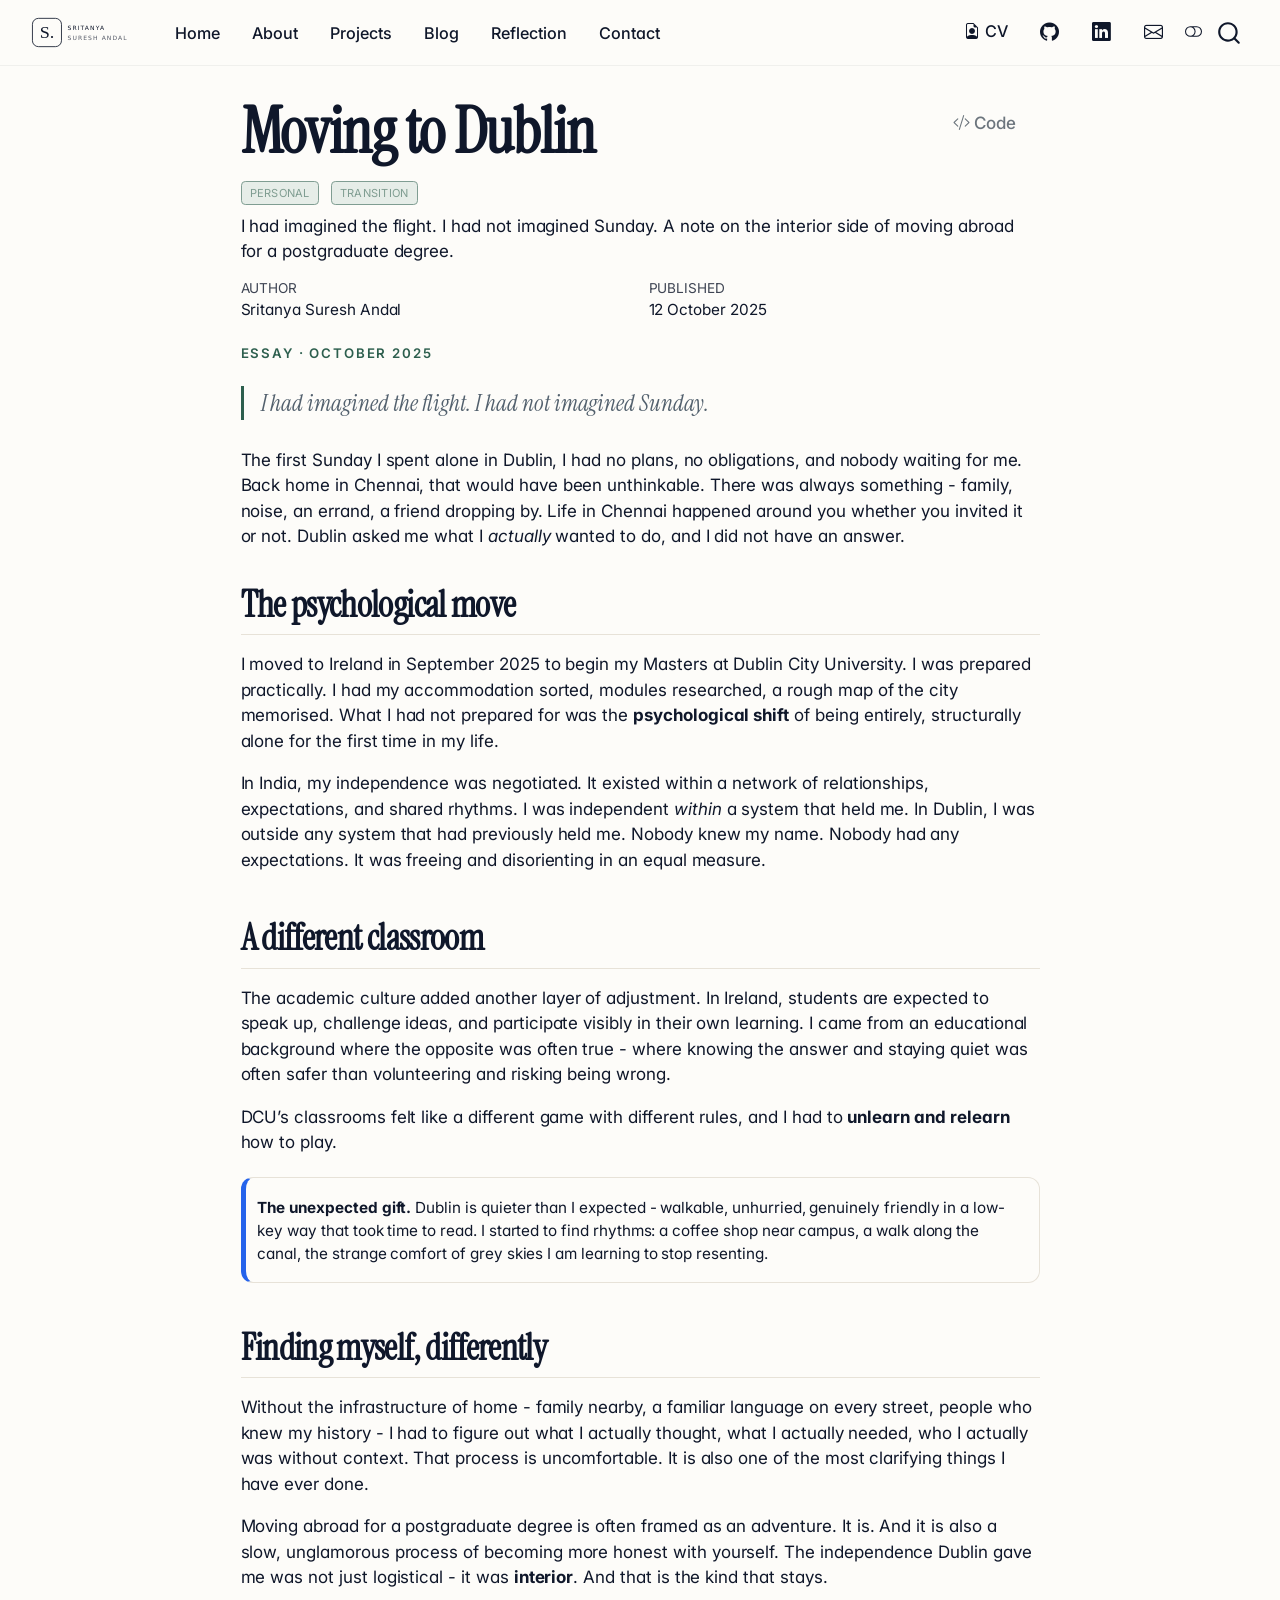
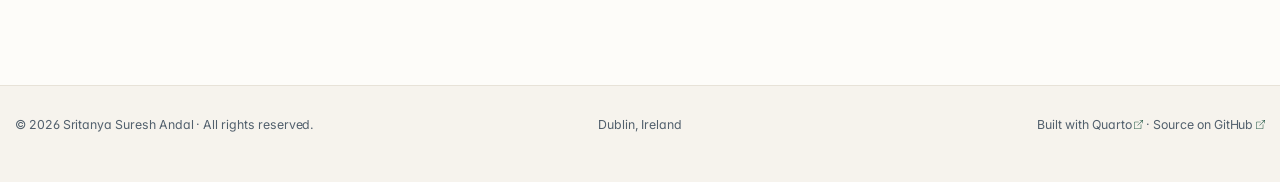
<file: docs/blog/posts/moving-to-dublin.html>
<!DOCTYPE html>
<html xmlns="http://www.w3.org/1999/xhtml" lang="en" xml:lang="en"><head>

<meta charset="utf-8">
<meta name="generator" content="quarto-1.9.36">

<meta name="viewport" content="width=device-width, initial-scale=1.0, user-scalable=yes">

<meta name="author" content="Sritanya Suresh Andal">
<meta name="dcterms.date" content="2025-10-12">
<meta name="description" content="I had imagined the flight. I had not imagined Sunday. A note on the interior side of moving abroad for a postgraduate degree.">

<title>Moving to Dublin – Sritanya Suresh Andal</title>
<style>
/* Default styles provided by pandoc.
** See https://pandoc.org/MANUAL.html#variables-for-html for config info.
*/
code{white-space: pre-wrap;}
span.smallcaps{font-variant: small-caps;}
div.columns{display: flex; gap: min(4vw, 1.5em);}
div.column{flex: auto; overflow-x: auto;}
div.hanging-indent{margin-left: 1.5em; text-indent: -1.5em;}
ul.task-list{list-style: none;}
ul.task-list li input[type="checkbox"] {
  width: 0.8em;
  margin: 0 0.8em 0.2em -1em; /* quarto-specific, see https://github.com/quarto-dev/quarto-cli/issues/4556 */ 
  vertical-align: middle;
}
/* CSS for syntax highlighting */
html { -webkit-text-size-adjust: 100%; }
pre > code.sourceCode { white-space: pre; position: relative; }
pre > code.sourceCode > span { display: inline-block; line-height: 1.25; }
pre > code.sourceCode > span:empty { height: 1.2em; }
.sourceCode { overflow: visible; }
code.sourceCode > span { color: inherit; text-decoration: inherit; }
div.sourceCode { margin: 1em 0; }
pre.sourceCode { margin: 0; }
@media screen {
div.sourceCode { overflow: auto; }
}
@media print {
pre > code.sourceCode { white-space: pre-wrap; }
pre > code.sourceCode > span { text-indent: -5em; padding-left: 5em; }
}
pre.numberSource code
  { counter-reset: source-line 0; }
pre.numberSource code > span
  { position: relative; left: -4em; counter-increment: source-line; }
pre.numberSource code > span > a:first-child::before
  { content: counter(source-line);
    position: relative; left: -1em; text-align: right; vertical-align: baseline;
    border: none; display: inline-block;
    -webkit-touch-callout: none; -webkit-user-select: none;
    -khtml-user-select: none; -moz-user-select: none;
    -ms-user-select: none; user-select: none;
    padding: 0 4px; width: 4em;
  }
pre.numberSource { margin-left: 3em;  padding-left: 4px; }
div.sourceCode
  {   }
@media screen {
pre > code.sourceCode > span > a:first-child::before { text-decoration: underline; }
}
</style>


<script src="../../site_libs/quarto-nav/quarto-nav.js"></script>
<script src="../../site_libs/clipboard/clipboard.min.js"></script>
<script src="../../site_libs/quarto-search/autocomplete.umd.js"></script>
<script src="../../site_libs/quarto-search/fuse.min.js"></script>
<script src="../../site_libs/quarto-search/quarto-search.js"></script>
<meta name="quarto:offset" content="../../">
<link href="../../images/favicon.svg" rel="icon" type="image/svg+xml">
<script src="../../site_libs/quarto-html/quarto.js" type="module"></script>
<script src="../../site_libs/quarto-html/tabsets/tabsets.js" type="module"></script>
<script src="../../site_libs/quarto-html/popper.min.js"></script>
<script src="../../site_libs/quarto-html/tippy.umd.min.js"></script>
<script src="../../site_libs/quarto-html/anchor.min.js"></script>
<link href="../../site_libs/quarto-html/tippy.css" rel="stylesheet">
<link href="../../site_libs/quarto-html/quarto-syntax-highlighting-32bcf4e57d0af7dfccb6f1c4588847e7.css" rel="stylesheet" class="quarto-color-scheme" id="quarto-text-highlighting-styles">
<link href="../../site_libs/quarto-html/quarto-syntax-highlighting-dark-514bade276ff09a3e1a53576ab5712ac.css" rel="stylesheet" class="quarto-color-scheme quarto-color-alternate" id="quarto-text-highlighting-styles">
<link href="../../site_libs/quarto-html/quarto-syntax-highlighting-32bcf4e57d0af7dfccb6f1c4588847e7.css" rel="stylesheet" class="quarto-color-scheme-extra" id="quarto-text-highlighting-styles">
<script src="../../site_libs/bootstrap/bootstrap.min.js"></script>
<link href="../../site_libs/bootstrap/bootstrap-icons.css" rel="stylesheet">
<link href="../../site_libs/bootstrap/bootstrap-c2e13e178588920f6df60aa18d66e609.min.css" rel="stylesheet" append-hash="true" class="quarto-color-scheme" id="quarto-bootstrap" data-mode="light">
<link href="../../site_libs/bootstrap/bootstrap-dark-9442a386602ddb64aa4a82c0bfe66339.min.css" rel="stylesheet" append-hash="true" class="quarto-color-scheme quarto-color-alternate" id="quarto-bootstrap" data-mode="dark">
<link href="../../site_libs/bootstrap/bootstrap-c2e13e178588920f6df60aa18d66e609.min.css" rel="stylesheet" append-hash="true" class="quarto-color-scheme-extra" id="quarto-bootstrap" data-mode="light">
<script id="quarto-search-options" type="application/json">{
  "location": "navbar",
  "copy-button": false,
  "collapse-after": 3,
  "panel-placement": "end",
  "type": "overlay",
  "limit": 50,
  "keyboard-shortcut": [
    "f",
    "/",
    "s"
  ],
  "language": {
    "search-no-results-text": "No results",
    "search-matching-documents-text": "matching documents",
    "search-copy-link-title": "Copy link to search",
    "search-hide-matches-text": "Hide additional matches",
    "search-more-match-text": "more match in this document",
    "search-more-matches-text": "more matches in this document",
    "search-clear-button-title": "Clear",
    "search-text-placeholder": "",
    "search-detached-cancel-button-title": "Cancel",
    "search-submit-button-title": "Submit",
    "search-label": "Search"
  }
}</script>
<style>html{ scroll-behavior: smooth; }</style>


<meta property="og:title" content="Moving to Dublin – Sritanya Suresh Andal">
<meta property="og:description" content="I had imagined the flight. I had not imagined Sunday. A note on the interior side of moving abroad for a postgraduate degree.">
<meta property="og:image" content="https://sritanya.github.io/images/blog-dublin.svg">
<meta property="og:site_name" content="Sritanya Suresh Andal">
<meta property="og:image:alt" content="Stylised Dublin skyline illustration">
<meta name="twitter:title" content="Moving to Dublin – Sritanya Suresh Andal">
<meta name="twitter:description" content="I had imagined the flight. I had not imagined Sunday. A note on the interior side of moving abroad for a postgraduate degree.">
<meta name="twitter:image" content="https://sritanya.github.io/images/blog-dublin.svg">
<meta name="twitter:image:alt" content="Stylised Dublin skyline illustration">
<meta name="twitter:card" content="summary_large_image">
</head>

<body class="nav-fixed fullcontent quarto-light"><script id="quarto-html-before-body" type="application/javascript">
    const toggleBodyColorMode = (bsSheetEl) => {
      const mode = bsSheetEl.getAttribute("data-mode");
      const bodyEl = window.document.querySelector("body");
      if (mode === "dark") {
        bodyEl.classList.add("quarto-dark");
        bodyEl.classList.remove("quarto-light");
      } else {
        bodyEl.classList.add("quarto-light");
        bodyEl.classList.remove("quarto-dark");
      }
    }
    const toggleBodyColorPrimary = () => {
      const bsSheetEl = window.document.querySelector("link#quarto-bootstrap:not([rel=disabled-stylesheet])");
      if (bsSheetEl) {
        toggleBodyColorMode(bsSheetEl);
      }
    }
    const setColorSchemeToggle = (alternate) => {
      const toggles = window.document.querySelectorAll('.quarto-color-scheme-toggle');
      for (let i=0; i < toggles.length; i++) {
        const toggle = toggles[i];
        if (toggle) {
          if (alternate) {
            toggle.classList.add("alternate");
          } else {
            toggle.classList.remove("alternate");
          }
        }
      }
    };
    const toggleColorMode = (alternate) => {
      // Switch the stylesheets
      const primaryStylesheets = window.document.querySelectorAll('link.quarto-color-scheme:not(.quarto-color-alternate)');
      const alternateStylesheets = window.document.querySelectorAll('link.quarto-color-scheme.quarto-color-alternate');
      manageTransitions('#quarto-margin-sidebar .nav-link', false);
      if (alternate) {
        // note: dark is layered on light, we don't disable primary!
        enableStylesheet(alternateStylesheets);
        for (const sheetNode of alternateStylesheets) {
          if (sheetNode.id === "quarto-bootstrap") {
            toggleBodyColorMode(sheetNode);
          }
        }
      } else {
        disableStylesheet(alternateStylesheets);
        enableStylesheet(primaryStylesheets)
        toggleBodyColorPrimary();
      }
      manageTransitions('#quarto-margin-sidebar .nav-link', true);
      // Switch the toggles
      setColorSchemeToggle(alternate)
      // Hack to workaround the fact that safari doesn't
      // properly recolor the scrollbar when toggling (#1455)
      if (navigator.userAgent.indexOf('Safari') > 0 && navigator.userAgent.indexOf('Chrome') == -1) {
        manageTransitions("body", false);
        window.scrollTo(0, 1);
        setTimeout(() => {
          window.scrollTo(0, 0);
          manageTransitions("body", true);
        }, 40);
      }
    }
    const disableStylesheet = (stylesheets) => {
      for (let i=0; i < stylesheets.length; i++) {
        const stylesheet = stylesheets[i];
        stylesheet.rel = 'disabled-stylesheet';
      }
    }
    const enableStylesheet = (stylesheets) => {
      for (let i=0; i < stylesheets.length; i++) {
        const stylesheet = stylesheets[i];
        if(stylesheet.rel !== 'stylesheet') { // for Chrome, which will still FOUC without this check
          stylesheet.rel = 'stylesheet';
        }
      }
    }
    const manageTransitions = (selector, allowTransitions) => {
      const els = window.document.querySelectorAll(selector);
      for (let i=0; i < els.length; i++) {
        const el = els[i];
        if (allowTransitions) {
          el.classList.remove('notransition');
        } else {
          el.classList.add('notransition');
        }
      }
    }
    const isFileUrl = () => {
      return window.location.protocol === 'file:';
    }
    const hasAlternateSentinel = () => {
      let styleSentinel = getColorSchemeSentinel();
      if (styleSentinel !== null) {
        return styleSentinel === "alternate";
      } else {
        return false;
      }
    }
    const setStyleSentinel = (alternate) => {
      const value = alternate ? "alternate" : "default";
      if (!isFileUrl()) {
        window.localStorage.setItem("quarto-color-scheme", value);
      } else {
        localAlternateSentinel = value;
      }
    }
    const getColorSchemeSentinel = () => {
      if (!isFileUrl()) {
        const storageValue = window.localStorage.getItem("quarto-color-scheme");
        return storageValue != null ? storageValue : localAlternateSentinel;
      } else {
        return localAlternateSentinel;
      }
    }
    const toggleGiscusIfUsed = (isAlternate, darkModeDefault) => {
      const baseTheme = document.querySelector('#giscus-base-theme')?.value ?? 'light';
      const alternateTheme = document.querySelector('#giscus-alt-theme')?.value ?? 'dark';
      let newTheme = '';
      if(authorPrefersDark) {
        newTheme = isAlternate ? baseTheme : alternateTheme;
      } else {
        newTheme = isAlternate ? alternateTheme : baseTheme;
      }
      const changeGiscusTheme = () => {
        // From: https://github.com/giscus/giscus/issues/336
        const sendMessage = (message) => {
          const iframe = document.querySelector('iframe.giscus-frame');
          if (!iframe) return;
          iframe.contentWindow.postMessage({ giscus: message }, 'https://giscus.app');
        }
        sendMessage({
          setConfig: {
            theme: newTheme
          }
        });
      }
      const isGiscussLoaded = window.document.querySelector('iframe.giscus-frame') !== null;
      if (isGiscussLoaded) {
        changeGiscusTheme();
      }
    };
    const authorPrefersDark = false;
    const darkModeDefault = authorPrefersDark;
      document.querySelector('link#quarto-text-highlighting-styles.quarto-color-scheme-extra').rel = 'disabled-stylesheet';
      document.querySelector('link#quarto-bootstrap.quarto-color-scheme-extra').rel = 'disabled-stylesheet';
    let localAlternateSentinel = darkModeDefault ? 'alternate' : 'default';
    // Dark / light mode switch
    window.quartoToggleColorScheme = () => {
      // Read the current dark / light value
      let toAlternate = !hasAlternateSentinel();
      toggleColorMode(toAlternate);
      setStyleSentinel(toAlternate);
      toggleGiscusIfUsed(toAlternate, darkModeDefault);
      window.dispatchEvent(new Event('resize'));
    };
    // Switch to dark mode if need be
    if (hasAlternateSentinel()) {
      toggleColorMode(true);
    } else {
      toggleColorMode(false);
    }
  </script>

<div id="quarto-search-results"></div>
  <header id="quarto-header" class="headroom fixed-top">
    <nav class="navbar navbar-expand-lg " data-bs-theme="dark">
      <div class="navbar-container container-fluid">
      <div class="navbar-brand-container mx-auto">
    <a href="../../index.html" class="navbar-brand navbar-brand-logo">
    <img src="../../images/logo.svg" alt="Sritanya Suresh Andal" class="navbar-logo light-content">
    <img src="../../images/logo.svg" alt="Sritanya Suresh Andal" class="navbar-logo dark-content">
    </a>
  </div>
            <div id="quarto-search" class="" title="Search"></div>
          <button class="navbar-toggler" type="button" data-bs-toggle="collapse" data-bs-target="#navbarCollapse" aria-controls="navbarCollapse" role="menu" aria-expanded="false" aria-label="Toggle navigation" onclick="if (window.quartoToggleHeadroom) { window.quartoToggleHeadroom(); }">
  <span class="navbar-toggler-icon"></span>
</button>
          <div class="collapse navbar-collapse" id="navbarCollapse">
            <ul class="navbar-nav navbar-nav-scroll me-auto">
  <li class="nav-item">
    <a class="nav-link" href="../../index.html"> 
<span class="menu-text">Home</span></a>
  </li>  
  <li class="nav-item">
    <a class="nav-link" href="../../about.html"> 
<span class="menu-text">About</span></a>
  </li>  
  <li class="nav-item">
    <a class="nav-link" href="../../projects/index.html"> 
<span class="menu-text">Projects</span></a>
  </li>  
  <li class="nav-item">
    <a class="nav-link" href="../../blog/index.html"> 
<span class="menu-text">Blog</span></a>
  </li>  
  <li class="nav-item">
    <a class="nav-link" href="../../reflection.html"> 
<span class="menu-text">Reflection</span></a>
  </li>  
  <li class="nav-item">
    <a class="nav-link" href="../../contact.html"> 
<span class="menu-text">Contact</span></a>
  </li>  
</ul>
            <ul class="navbar-nav navbar-nav-scroll ms-auto">
  <li class="nav-item">
    <a class="nav-link" href="../../cv/SritanyaSureshAndal_CV.pdf" target="_blank"> <i class="bi bi-file-earmark-person" role="img">
</i> 
<span class="menu-text">CV</span></a>
  </li>  
  <li class="nav-item compact">
    <a class="nav-link" href="https://github.com/sritanya-sureshandal" target="_blank"> <i class="bi bi-github" role="img" aria-label="GitHub">
</i> 
<span class="menu-text"></span></a>
  </li>  
  <li class="nav-item compact">
    <a class="nav-link" href="https://www.linkedin.com/in/sritanyasureshandal" target="_blank"> <i class="bi bi-linkedin" role="img" aria-label="LinkedIn">
</i> 
<span class="menu-text"></span></a>
  </li>  
  <li class="nav-item compact">
    <a class="nav-link" href="mailto:sritanyaandalsuresh@gmail.com"> <i class="bi bi-envelope" role="img" aria-label="Email">
</i> 
<span class="menu-text"></span></a>
  </li>  
</ul>
          </div> <!-- /navcollapse -->
            <div class="quarto-navbar-tools">
  <a href="" class="quarto-color-scheme-toggle quarto-navigation-tool  px-1" onclick="window.quartoToggleColorScheme(); return false;" title="Toggle dark mode"><i class="bi"></i></a>
</div>
      </div> <!-- /container-fluid -->
    </nav>
</header>
<!-- content -->
<div id="quarto-content" class="quarto-container page-columns page-rows-contents page-layout-article page-navbar">
<!-- sidebar -->
<!-- margin-sidebar -->
    
<!-- main -->
<main class="content" id="quarto-document-content">


<header id="title-block-header" class="quarto-title-block default">
<div class="quarto-title">
<div class="quarto-title-block"><div><h1 class="title">Moving to Dublin</h1><button type="button" class="btn code-tools-button" id="quarto-code-tools-source"><i class="bi"></i> Code</button></div></div>
  <div class="quarto-categories">
    <div class="quarto-category">Personal</div>
    <div class="quarto-category">Transition</div>
  </div>
  </div>

<div>
  <div class="description">
    I had imagined the flight. I had not imagined Sunday. A note on the interior side of moving abroad for a postgraduate degree.
  </div>
</div>


<div class="quarto-title-meta">

    <div>
    <div class="quarto-title-meta-heading">Author</div>
    <div class="quarto-title-meta-contents">
             <p>Sritanya Suresh Andal </p>
          </div>
  </div>
    
    <div>
    <div class="quarto-title-meta-heading">Published</div>
    <div class="quarto-title-meta-contents">
      <p class="date">12 October 2025</p>
    </div>
  </div>
  
    
  </div>
  


</header>


<p><span class="kicker">Essay · October 2025</span></p>
<div class="lede">
<p>I had imagined the flight. I had not imagined Sunday.</p>
</div>
<p>The first Sunday I spent alone in Dublin, I had no plans, no obligations, and nobody waiting for me. Back home in Chennai, that would have been unthinkable. There was always something - family, noise, an errand, a friend dropping by. Life in Chennai happened around you whether you invited it or not. Dublin asked me what I <em>actually</em> wanted to do, and I did not have an answer.</p>
<section id="the-psychological-move" class="level2">
<h2 class="anchored" data-anchor-id="the-psychological-move">The psychological move</h2>
<p>I moved to Ireland in September 2025 to begin my Masters at Dublin City University. I was prepared practically. I had my accommodation sorted, modules researched, a rough map of the city memorised. What I had not prepared for was the <strong>psychological shift</strong> of being entirely, structurally alone for the first time in my life.</p>
<p>In India, my independence was negotiated. It existed within a network of relationships, expectations, and shared rhythms. I was independent <em>within</em> a system that held me. In Dublin, I was outside any system that had previously held me. Nobody knew my name. Nobody had any expectations. It was freeing and disorienting in an equal measure.</p>
</section>
<section id="a-different-classroom" class="level2">
<h2 class="anchored" data-anchor-id="a-different-classroom">A different classroom</h2>
<p>The academic culture added another layer of adjustment. In Ireland, students are expected to speak up, challenge ideas, and participate visibly in their own learning. I came from an educational background where the opposite was often true - where knowing the answer and staying quiet was often safer than volunteering and risking being wrong.</p>
<p>DCU’s classrooms felt like a different game with different rules, and I had to <strong>unlearn and relearn</strong> how to play.</p>
<div class="callout callout-style-simple callout-tip no-icon">
<div class="callout-body d-flex">
<div class="callout-icon-container">
<i class="callout-icon no-icon"></i>
</div>
<div class="callout-body-container">
<p><strong>The unexpected gift.</strong> Dublin is quieter than I expected - walkable, unhurried, genuinely friendly in a low-key way that took time to read. I started to find rhythms: a coffee shop near campus, a walk along the canal, the strange comfort of grey skies I am learning to stop resenting.</p>
</div>
</div>
</div>
</section>
<section id="finding-myself-differently" class="level2">
<h2 class="anchored" data-anchor-id="finding-myself-differently">Finding myself, differently</h2>
<p>Without the infrastructure of home - family nearby, a familiar language on every street, people who knew my history - I had to figure out what I actually thought, what I actually needed, who I actually was without context. That process is uncomfortable. It is also one of the most clarifying things I have ever done.</p>
<p>Moving abroad for a postgraduate degree is often framed as an adventure. It is. And it is also a slow, unglamorous process of becoming more honest with yourself. The independence Dublin gave me was not just logistical - it was <strong>interior</strong>. And that is the kind that stays.</p>


<!-- -->

</section>

<a onclick="window.scrollTo(0, 0); return false;" role="button" id="quarto-back-to-top"><i class="bi bi-arrow-up"></i> Back to top</a></main> <!-- /main -->
<script id="quarto-html-after-body" type="application/javascript">
  window.document.addEventListener("DOMContentLoaded", function (event) {
    // Ensure there is a toggle, if there isn't float one in the top right
    if (window.document.querySelector('.quarto-color-scheme-toggle') === null) {
      const a = window.document.createElement('a');
      a.classList.add('top-right');
      a.classList.add('quarto-color-scheme-toggle');
      a.href = "";
      a.onclick = function() { try { window.quartoToggleColorScheme(); } catch {} return false; };
      const i = window.document.createElement("i");
      i.classList.add('bi');
      a.appendChild(i);
      window.document.body.appendChild(a);
    }
    setColorSchemeToggle(hasAlternateSentinel())
    const icon = "";
    const anchorJS = new window.AnchorJS();
    anchorJS.options = {
      placement: 'right',
      icon: icon
    };
    anchorJS.add('.anchored');
    const isCodeAnnotation = (el) => {
      for (const clz of el.classList) {
        if (clz.startsWith('code-annotation-')) {                     
          return true;
        }
      }
      return false;
    }
    const onCopySuccess = function(e) {
      // button target
      const button = e.trigger;
      // don't keep focus
      button.blur();
      // flash "checked"
      button.classList.add('code-copy-button-checked');
      var currentTitle = button.getAttribute("title");
      button.setAttribute("title", "Copied!");
      let tooltip;
      if (window.bootstrap) {
        button.setAttribute("data-bs-toggle", "tooltip");
        button.setAttribute("data-bs-placement", "left");
        button.setAttribute("data-bs-title", "Copied!");
        tooltip = new bootstrap.Tooltip(button, 
          { trigger: "manual", 
            customClass: "code-copy-button-tooltip",
            offset: [0, -8]});
        tooltip.show();    
      }
      setTimeout(function() {
        if (tooltip) {
          tooltip.hide();
          button.removeAttribute("data-bs-title");
          button.removeAttribute("data-bs-toggle");
          button.removeAttribute("data-bs-placement");
        }
        button.setAttribute("title", currentTitle);
        button.classList.remove('code-copy-button-checked');
      }, 1000);
      // clear code selection
      e.clearSelection();
    }
    const getTextToCopy = function(trigger) {
      const outerScaffold = trigger.parentElement.cloneNode(true);
      const codeEl = outerScaffold.querySelector('code');
      for (const childEl of codeEl.children) {
        if (isCodeAnnotation(childEl)) {
          childEl.remove();
        }
      }
      return codeEl.innerText;
    }
    const clipboard = new window.ClipboardJS('.code-copy-button:not([data-in-quarto-modal])', {
      text: getTextToCopy
    });
    clipboard.on('success', onCopySuccess);
    if (window.document.getElementById('quarto-embedded-source-code-modal')) {
      const clipboardModal = new window.ClipboardJS('.code-copy-button[data-in-quarto-modal]', {
        text: getTextToCopy,
        container: window.document.getElementById('quarto-embedded-source-code-modal')
      });
      clipboardModal.on('success', onCopySuccess);
    }
    const viewSource = window.document.getElementById('quarto-view-source') ||
                       window.document.getElementById('quarto-code-tools-source');
    if (viewSource) {
      const sourceUrl = viewSource.getAttribute("data-quarto-source-url");
      viewSource.addEventListener("click", function(e) {
        if (sourceUrl) {
          // rstudio viewer pane
          if (/\bcapabilities=\b/.test(window.location)) {
            window.open(sourceUrl);
          } else {
            window.location.href = sourceUrl;
          }
        } else {
          const modal = new bootstrap.Modal(document.getElementById('quarto-embedded-source-code-modal'));
          modal.show();
        }
        return false;
      });
    }
    function toggleCodeHandler(show) {
      return function(e) {
        const detailsSrc = window.document.querySelectorAll(".cell > details > .sourceCode");
        for (let i=0; i<detailsSrc.length; i++) {
          const details = detailsSrc[i].parentElement;
          if (show) {
            details.open = true;
          } else {
            details.removeAttribute("open");
          }
        }
        const cellCodeDivs = window.document.querySelectorAll(".cell > .sourceCode");
        const fromCls = show ? "hidden" : "unhidden";
        const toCls = show ? "unhidden" : "hidden";
        for (let i=0; i<cellCodeDivs.length; i++) {
          const codeDiv = cellCodeDivs[i];
          if (codeDiv.classList.contains(fromCls)) {
            codeDiv.classList.remove(fromCls);
            codeDiv.classList.add(toCls);
          } 
        }
        return false;
      }
    }
    const hideAllCode = window.document.getElementById("quarto-hide-all-code");
    if (hideAllCode) {
      hideAllCode.addEventListener("click", toggleCodeHandler(false));
    }
    const showAllCode = window.document.getElementById("quarto-show-all-code");
    if (showAllCode) {
      showAllCode.addEventListener("click", toggleCodeHandler(true));
    }
      var localhostRegex = new RegExp(/^(?:http|https):\/\/localhost\:?[0-9]*\//);
      var mailtoRegex = new RegExp(/^mailto:/);
        var filterRegex = new RegExp("https:\/\/sritanya\.github\.io");
      var isInternal = (href) => {
          return filterRegex.test(href) || localhostRegex.test(href) || mailtoRegex.test(href);
      }
      // Inspect non-navigation links and adorn them if external
     var links = window.document.querySelectorAll('a[href]:not(.nav-link):not(.navbar-brand):not(.toc-action):not(.sidebar-link):not(.sidebar-item-toggle):not(.pagination-link):not(.no-external):not([aria-hidden]):not(.dropdown-item):not(.quarto-navigation-tool):not(.about-link)');
      for (var i=0; i<links.length; i++) {
        const link = links[i];
        if (!isInternal(link.href)) {
          // undo the damage that might have been done by quarto-nav.js in the case of
          // links that we want to consider external
          if (link.dataset.originalHref !== undefined) {
            link.href = link.dataset.originalHref;
          }
            // target, if specified
            link.setAttribute("target", "_blank");
            if (link.getAttribute("rel") === null) {
              link.setAttribute("rel", "noopener");
            }
            // default icon
            link.classList.add("external");
        }
      }
    function tippyHover(el, contentFn, onTriggerFn, onUntriggerFn) {
      const config = {
        allowHTML: true,
        maxWidth: 500,
        delay: 100,
        arrow: false,
        appendTo: function(el) {
            return el.parentElement;
        },
        interactive: true,
        interactiveBorder: 10,
        theme: 'quarto',
        placement: 'bottom-start',
      };
      if (contentFn) {
        config.content = contentFn;
      }
      if (onTriggerFn) {
        config.onTrigger = onTriggerFn;
      }
      if (onUntriggerFn) {
        config.onUntrigger = onUntriggerFn;
      }
      window.tippy(el, config); 
    }
    const noterefs = window.document.querySelectorAll('a[role="doc-noteref"]');
    for (var i=0; i<noterefs.length; i++) {
      const ref = noterefs[i];
      tippyHover(ref, function() {
        // use id or data attribute instead here
        let href = ref.getAttribute('data-footnote-href') || ref.getAttribute('href');
        try { href = new URL(href).hash; } catch {}
        const id = href.replace(/^#\/?/, "");
        const note = window.document.getElementById(id);
        if (note) {
          return note.innerHTML;
        } else {
          return "";
        }
      });
    }
    const xrefs = window.document.querySelectorAll('a.quarto-xref');
    const processXRef = (id, note) => {
      // Strip column container classes
      const stripColumnClz = (el) => {
        el.classList.remove("page-full", "page-columns");
        if (el.children) {
          for (const child of el.children) {
            stripColumnClz(child);
          }
        }
      }
      stripColumnClz(note)
      if (id === null || id.startsWith('sec-')) {
        // Special case sections, only their first couple elements
        const container = document.createElement("div");
        if (note.children && note.children.length > 2) {
          container.appendChild(note.children[0].cloneNode(true));
          for (let i = 1; i < note.children.length; i++) {
            const child = note.children[i];
            if (child.tagName === "P" && child.innerText === "") {
              continue;
            } else {
              container.appendChild(child.cloneNode(true));
              break;
            }
          }
          if (window.Quarto?.typesetMath) {
            window.Quarto.typesetMath(container);
          }
          return container.innerHTML
        } else {
          if (window.Quarto?.typesetMath) {
            window.Quarto.typesetMath(note);
          }
          return note.innerHTML;
        }
      } else {
        // Remove any anchor links if they are present
        const anchorLink = note.querySelector('a.anchorjs-link');
        if (anchorLink) {
          anchorLink.remove();
        }
        if (window.Quarto?.typesetMath) {
          window.Quarto.typesetMath(note);
        }
        if (note.classList.contains("callout")) {
          return note.outerHTML;
        } else {
          return note.innerHTML;
        }
      }
    }
    for (var i=0; i<xrefs.length; i++) {
      const xref = xrefs[i];
      tippyHover(xref, undefined, function(instance) {
        instance.disable();
        let url = xref.getAttribute('href');
        let hash = undefined; 
        if (url.startsWith('#')) {
          hash = url;
        } else {
          try { hash = new URL(url).hash; } catch {}
        }
        if (hash) {
          const id = hash.replace(/^#\/?/, "");
          const note = window.document.getElementById(id);
          if (note !== null) {
            try {
              const html = processXRef(id, note.cloneNode(true));
              instance.setContent(html);
            } finally {
              instance.enable();
              instance.show();
            }
          } else {
            // See if we can fetch this
            fetch(url.split('#')[0])
            .then(res => res.text())
            .then(html => {
              const parser = new DOMParser();
              const htmlDoc = parser.parseFromString(html, "text/html");
              const note = htmlDoc.getElementById(id);
              if (note !== null) {
                const html = processXRef(id, note);
                instance.setContent(html);
              } 
            }).finally(() => {
              instance.enable();
              instance.show();
            });
          }
        } else {
          // See if we can fetch a full url (with no hash to target)
          // This is a special case and we should probably do some content thinning / targeting
          fetch(url)
          .then(res => res.text())
          .then(html => {
            const parser = new DOMParser();
            const htmlDoc = parser.parseFromString(html, "text/html");
            const note = htmlDoc.querySelector('main.content');
            if (note !== null) {
              // This should only happen for chapter cross references
              // (since there is no id in the URL)
              // remove the first header
              if (note.children.length > 0 && note.children[0].tagName === "HEADER") {
                note.children[0].remove();
              }
              const html = processXRef(null, note);
              instance.setContent(html);
            } 
          }).finally(() => {
            instance.enable();
            instance.show();
          });
        }
      }, function(instance) {
      });
    }
        let selectedAnnoteEl;
        const selectorForAnnotation = ( cell, annotation) => {
          let cellAttr = 'data-code-cell="' + cell + '"';
          let lineAttr = 'data-code-annotation="' +  annotation + '"';
          const selector = 'span[' + cellAttr + '][' + lineAttr + ']';
          return selector;
        }
        const selectCodeLines = (annoteEl) => {
          const doc = window.document;
          const targetCell = annoteEl.getAttribute("data-target-cell");
          const targetAnnotation = annoteEl.getAttribute("data-target-annotation");
          const annoteSpan = window.document.querySelector(selectorForAnnotation(targetCell, targetAnnotation));
          const lines = annoteSpan.getAttribute("data-code-lines").split(",");
          const lineIds = lines.map((line) => {
            return targetCell + "-" + line;
          })
          let top = null;
          let height = null;
          let parent = null;
          if (lineIds.length > 0) {
              //compute the position of the single el (top and bottom and make a div)
              const el = window.document.getElementById(lineIds[0]);
              top = el.offsetTop;
              height = el.offsetHeight;
              parent = el.parentElement.parentElement;
            if (lineIds.length > 1) {
              const lastEl = window.document.getElementById(lineIds[lineIds.length - 1]);
              const bottom = lastEl.offsetTop + lastEl.offsetHeight;
              height = bottom - top;
            }
            if (top !== null && height !== null && parent !== null) {
              // cook up a div (if necessary) and position it 
              let div = window.document.getElementById("code-annotation-line-highlight");
              if (div === null) {
                div = window.document.createElement("div");
                div.setAttribute("id", "code-annotation-line-highlight");
                div.style.position = 'absolute';
                parent.appendChild(div);
              }
              div.style.top = top - 2 + "px";
              div.style.height = height + 4 + "px";
              div.style.left = 0;
              let gutterDiv = window.document.getElementById("code-annotation-line-highlight-gutter");
              if (gutterDiv === null) {
                gutterDiv = window.document.createElement("div");
                gutterDiv.setAttribute("id", "code-annotation-line-highlight-gutter");
                gutterDiv.style.position = 'absolute';
                const codeCell = window.document.getElementById(targetCell);
                const gutter = codeCell.querySelector('.code-annotation-gutter');
                gutter.appendChild(gutterDiv);
              }
              gutterDiv.style.top = top - 2 + "px";
              gutterDiv.style.height = height + 4 + "px";
            }
            selectedAnnoteEl = annoteEl;
          }
        };
        const unselectCodeLines = () => {
          const elementsIds = ["code-annotation-line-highlight", "code-annotation-line-highlight-gutter"];
          elementsIds.forEach((elId) => {
            const div = window.document.getElementById(elId);
            if (div) {
              div.remove();
            }
          });
          selectedAnnoteEl = undefined;
        };
          // Handle positioning of the toggle
      window.addEventListener(
        "resize",
        throttle(() => {
          elRect = undefined;
          if (selectedAnnoteEl) {
            selectCodeLines(selectedAnnoteEl);
          }
        }, 10)
      );
      function throttle(fn, ms) {
      let throttle = false;
      let timer;
        return (...args) => {
          if(!throttle) { // first call gets through
              fn.apply(this, args);
              throttle = true;
          } else { // all the others get throttled
              if(timer) clearTimeout(timer); // cancel #2
              timer = setTimeout(() => {
                fn.apply(this, args);
                timer = throttle = false;
              }, ms);
          }
        };
      }
        // Attach click handler to the DT
        const annoteDls = window.document.querySelectorAll('dt[data-target-cell]');
        for (const annoteDlNode of annoteDls) {
          annoteDlNode.addEventListener('click', (event) => {
            const clickedEl = event.target;
            if (clickedEl !== selectedAnnoteEl) {
              unselectCodeLines();
              const activeEl = window.document.querySelector('dt[data-target-cell].code-annotation-active');
              if (activeEl) {
                activeEl.classList.remove('code-annotation-active');
              }
              selectCodeLines(clickedEl);
              clickedEl.classList.add('code-annotation-active');
            } else {
              // Unselect the line
              unselectCodeLines();
              clickedEl.classList.remove('code-annotation-active');
            }
          });
        }
    const findCites = (el) => {
      const parentEl = el.parentElement;
      if (parentEl) {
        const cites = parentEl.dataset.cites;
        if (cites) {
          return {
            el,
            cites: cites.split(' ')
          };
        } else {
          return findCites(el.parentElement)
        }
      } else {
        return undefined;
      }
    };
    var bibliorefs = window.document.querySelectorAll('a[role="doc-biblioref"]');
    for (var i=0; i<bibliorefs.length; i++) {
      const ref = bibliorefs[i];
      const citeInfo = findCites(ref);
      if (citeInfo) {
        tippyHover(citeInfo.el, function() {
          var popup = window.document.createElement('div');
          citeInfo.cites.forEach(function(cite) {
            var citeDiv = window.document.createElement('div');
            citeDiv.classList.add('hanging-indent');
            citeDiv.classList.add('csl-entry');
            var biblioDiv = window.document.getElementById('ref-' + cite);
            if (biblioDiv) {
              citeDiv.innerHTML = biblioDiv.innerHTML;
            }
            popup.appendChild(citeDiv);
          });
          return popup.innerHTML;
        });
      }
    }
  });
  </script><div class="modal fade" id="quarto-embedded-source-code-modal" tabindex="-1" aria-labelledby="quarto-embedded-source-code-modal-label" aria-hidden="true"><div class="modal-dialog modal-dialog-scrollable"><div class="modal-content"><div class="modal-header"><h5 class="modal-title" id="quarto-embedded-source-code-modal-label">Source Code</h5><button class="btn-close" data-bs-dismiss="modal"></button></div><div class="modal-body"><div class="">
<div class="code-copy-outer-scaffold"><div class="sourceCode" id="cb1" data-shortcodes="false"><pre class="sourceCode markdown code-with-copy"><code class="sourceCode markdown"><span id="cb1-1"><a href="#cb1-1" aria-hidden="true" tabindex="-1"></a><span class="co">---</span></span>
<span id="cb1-2"><a href="#cb1-2" aria-hidden="true" tabindex="-1"></a><span class="an">title:</span><span class="co"> "Moving to Dublin"</span></span>
<span id="cb1-3"><a href="#cb1-3" aria-hidden="true" tabindex="-1"></a><span class="an">description:</span><span class="co"> "I had imagined the flight. I had not imagined Sunday. A note on the interior side of moving abroad for a postgraduate degree."</span></span>
<span id="cb1-4"><a href="#cb1-4" aria-hidden="true" tabindex="-1"></a><span class="an">author:</span><span class="co"> "Sritanya Suresh Andal"</span></span>
<span id="cb1-5"><a href="#cb1-5" aria-hidden="true" tabindex="-1"></a><span class="an">date:</span><span class="co"> "2025-10-12"</span></span>
<span id="cb1-6"><a href="#cb1-6" aria-hidden="true" tabindex="-1"></a><span class="an">date-format:</span><span class="co"> "D MMMM YYYY"</span></span>
<span id="cb1-7"><a href="#cb1-7" aria-hidden="true" tabindex="-1"></a><span class="an">image:</span><span class="co"> ../../images/blog-dublin.svg</span></span>
<span id="cb1-8"><a href="#cb1-8" aria-hidden="true" tabindex="-1"></a><span class="an">image-alt:</span><span class="co"> "Stylised Dublin skyline illustration"</span></span>
<span id="cb1-9"><a href="#cb1-9" aria-hidden="true" tabindex="-1"></a><span class="an">categories:</span><span class="co"> [Personal, Transition]</span></span>
<span id="cb1-10"><a href="#cb1-10" aria-hidden="true" tabindex="-1"></a><span class="an">reading-time:</span><span class="co"> true</span></span>
<span id="cb1-11"><a href="#cb1-11" aria-hidden="true" tabindex="-1"></a><span class="an">toc:</span><span class="co"> false</span></span>
<span id="cb1-12"><a href="#cb1-12" aria-hidden="true" tabindex="-1"></a><span class="co">---</span></span>
<span id="cb1-13"><a href="#cb1-13" aria-hidden="true" tabindex="-1"></a></span>
<span id="cb1-14"><a href="#cb1-14" aria-hidden="true" tabindex="-1"></a><span class="co">[</span><span class="ot">Essay · October 2025</span><span class="co">]</span>{.kicker}</span>
<span id="cb1-15"><a href="#cb1-15" aria-hidden="true" tabindex="-1"></a></span>
<span id="cb1-16"><a href="#cb1-16" aria-hidden="true" tabindex="-1"></a>::: {.lede}</span>
<span id="cb1-17"><a href="#cb1-17" aria-hidden="true" tabindex="-1"></a>I had imagined the flight. I had not imagined Sunday.</span>
<span id="cb1-18"><a href="#cb1-18" aria-hidden="true" tabindex="-1"></a>:::</span>
<span id="cb1-19"><a href="#cb1-19" aria-hidden="true" tabindex="-1"></a></span>
<span id="cb1-20"><a href="#cb1-20" aria-hidden="true" tabindex="-1"></a>The first Sunday I spent alone in Dublin, I had no plans, no obligations, and nobody waiting for me. Back home in Chennai, that would have been unthinkable. There was always something - family, noise, an errand, a friend dropping by. Life in Chennai happened around you whether you invited it or not. Dublin asked me what I *actually* wanted to do, and I did not have an answer.</span>
<span id="cb1-21"><a href="#cb1-21" aria-hidden="true" tabindex="-1"></a></span>
<span id="cb1-22"><a href="#cb1-22" aria-hidden="true" tabindex="-1"></a><span class="fu">## The psychological move</span></span>
<span id="cb1-23"><a href="#cb1-23" aria-hidden="true" tabindex="-1"></a></span>
<span id="cb1-24"><a href="#cb1-24" aria-hidden="true" tabindex="-1"></a>I moved to Ireland in September 2025 to begin my Masters at Dublin City University. I was prepared practically. I had my accommodation sorted, modules researched, a rough map of the city memorised. What I had not prepared for was the **psychological shift** of being entirely, structurally alone for the first time in my life.</span>
<span id="cb1-25"><a href="#cb1-25" aria-hidden="true" tabindex="-1"></a></span>
<span id="cb1-26"><a href="#cb1-26" aria-hidden="true" tabindex="-1"></a>In India, my independence was negotiated. It existed within a network of relationships, expectations, and shared rhythms. I was independent *within* a system that held me. In Dublin, I was outside any system that had previously held me. Nobody knew my name. Nobody had any expectations. It was freeing and disorienting in an equal measure.</span>
<span id="cb1-27"><a href="#cb1-27" aria-hidden="true" tabindex="-1"></a></span>
<span id="cb1-28"><a href="#cb1-28" aria-hidden="true" tabindex="-1"></a><span class="fu">## A different classroom</span></span>
<span id="cb1-29"><a href="#cb1-29" aria-hidden="true" tabindex="-1"></a></span>
<span id="cb1-30"><a href="#cb1-30" aria-hidden="true" tabindex="-1"></a>The academic culture added another layer of adjustment. In Ireland, students are expected to speak up, challenge ideas, and participate visibly in their own learning. I came from an educational background where the opposite was often true - where knowing the answer and staying quiet was often safer than volunteering and risking being wrong.</span>
<span id="cb1-31"><a href="#cb1-31" aria-hidden="true" tabindex="-1"></a></span>
<span id="cb1-32"><a href="#cb1-32" aria-hidden="true" tabindex="-1"></a>DCU's classrooms felt like a different game with different rules, and I had to **unlearn and relearn** how to play.</span>
<span id="cb1-33"><a href="#cb1-33" aria-hidden="true" tabindex="-1"></a></span>
<span id="cb1-34"><a href="#cb1-34" aria-hidden="true" tabindex="-1"></a>::: {.callout-tip appearance="simple" icon=false}</span>
<span id="cb1-35"><a href="#cb1-35" aria-hidden="true" tabindex="-1"></a>**The unexpected gift.** Dublin is quieter than I expected - walkable, unhurried, genuinely friendly in a low-key way that took time to read. I started to find rhythms: a coffee shop near campus, a walk along the canal, the strange comfort of grey skies I am learning to stop resenting.</span>
<span id="cb1-36"><a href="#cb1-36" aria-hidden="true" tabindex="-1"></a>:::</span>
<span id="cb1-37"><a href="#cb1-37" aria-hidden="true" tabindex="-1"></a></span>
<span id="cb1-38"><a href="#cb1-38" aria-hidden="true" tabindex="-1"></a><span class="fu">## Finding myself, differently</span></span>
<span id="cb1-39"><a href="#cb1-39" aria-hidden="true" tabindex="-1"></a></span>
<span id="cb1-40"><a href="#cb1-40" aria-hidden="true" tabindex="-1"></a>Without the infrastructure of home - family nearby, a familiar language on every street, people who knew my history - I had to figure out what I actually thought, what I actually needed, who I actually was without context. That process is uncomfortable. It is also one of the most clarifying things I have ever done.</span>
<span id="cb1-41"><a href="#cb1-41" aria-hidden="true" tabindex="-1"></a></span>
<span id="cb1-42"><a href="#cb1-42" aria-hidden="true" tabindex="-1"></a>Moving abroad for a postgraduate degree is often framed as an adventure. It is. And it is also a slow, unglamorous process of becoming more honest with yourself. The independence Dublin gave me was not just logistical - it was **interior**. And that is the kind that stays.</span></code></pre></div><button title="Copy to Clipboard" class="code-copy-button" data-in-quarto-modal=""><i class="bi"></i></button></div>
</div></div></div></div></div>
</div> <!-- /content -->
<footer class="footer">
  <div class="nav-footer">
    <div class="nav-footer-left">
<p>© 2026 Sritanya Suresh Andal · All rights reserved.</p>
</div>   
    <div class="nav-footer-center">
<p>Dublin, Ireland</p>
</div>
    <div class="nav-footer-right">
<p>Built with <a href="https://quarto.org">Quarto</a> · <a href="https://github.com/sritanya-sureshandal">Source on GitHub</a></p>
</div>
  </div>
</footer>




<script src="../../site_libs/quarto-html/zenscroll-min.js"></script>
</body></html>
</file>
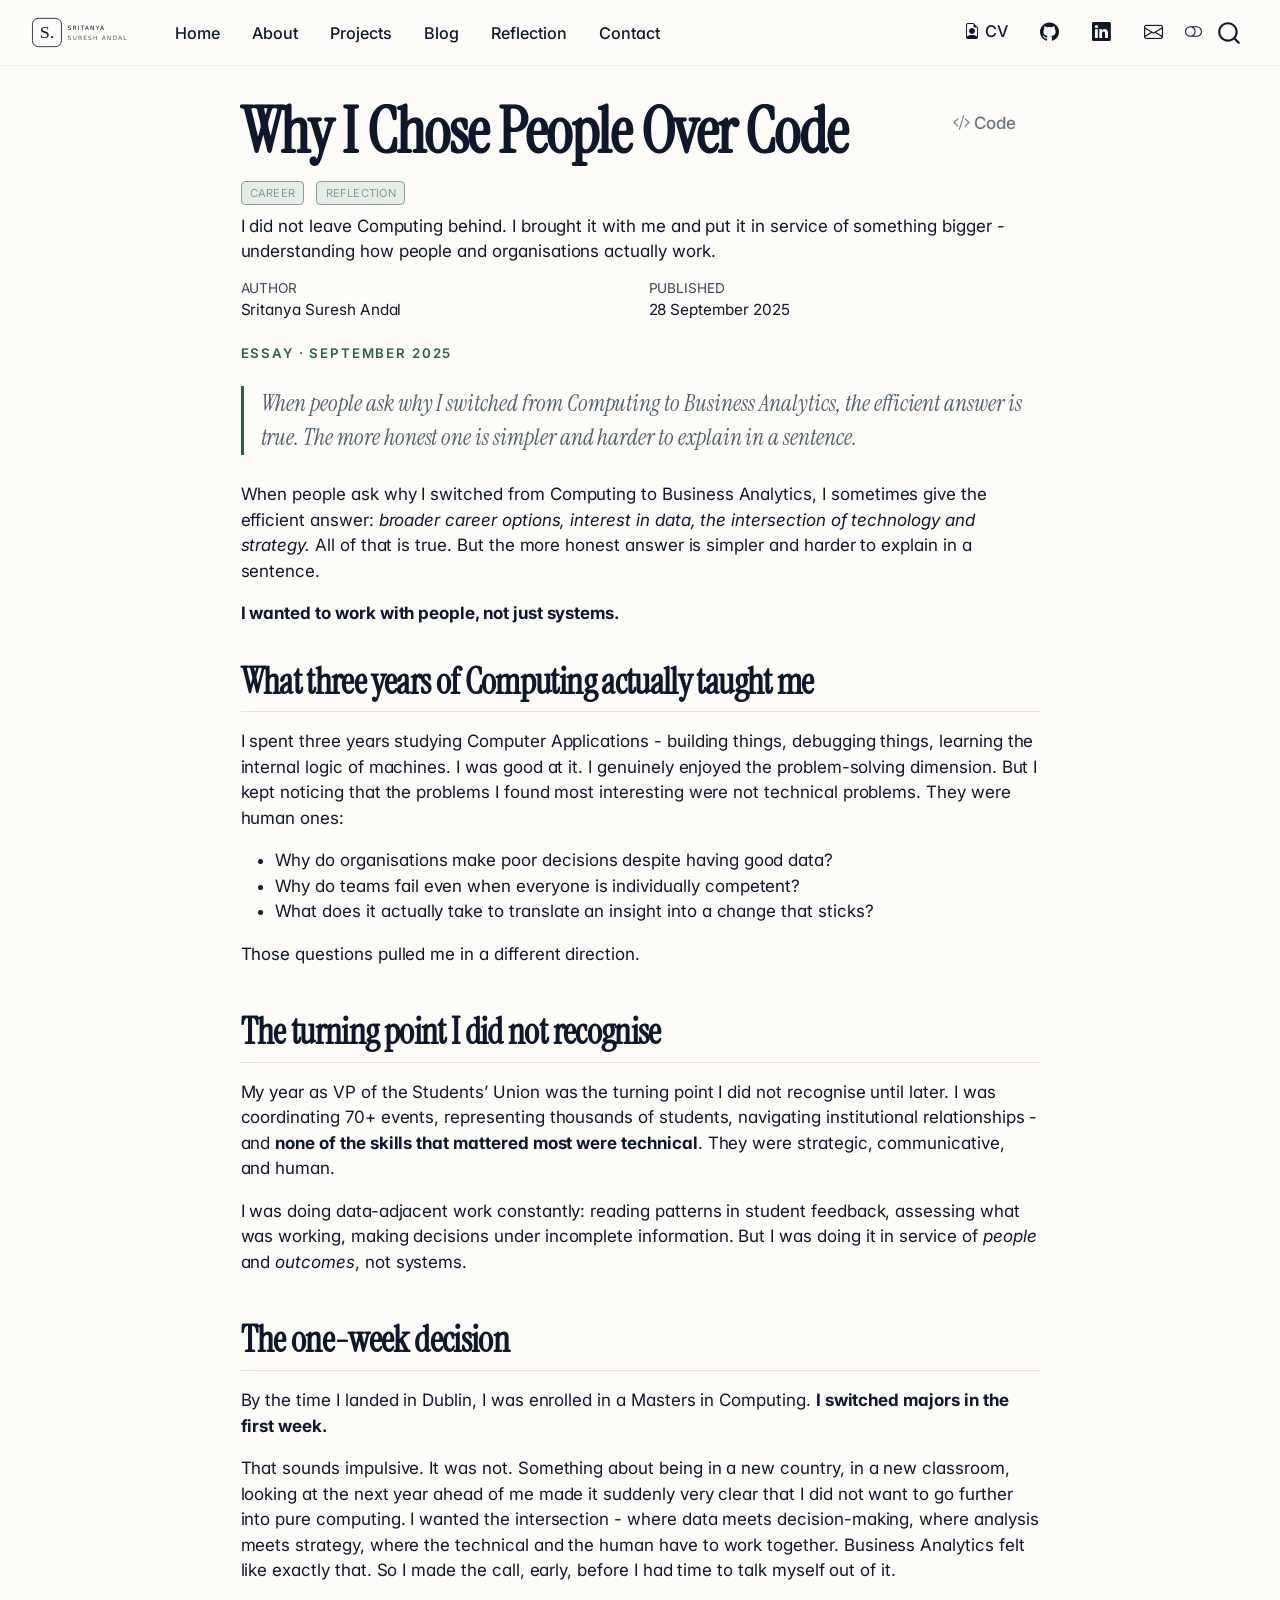
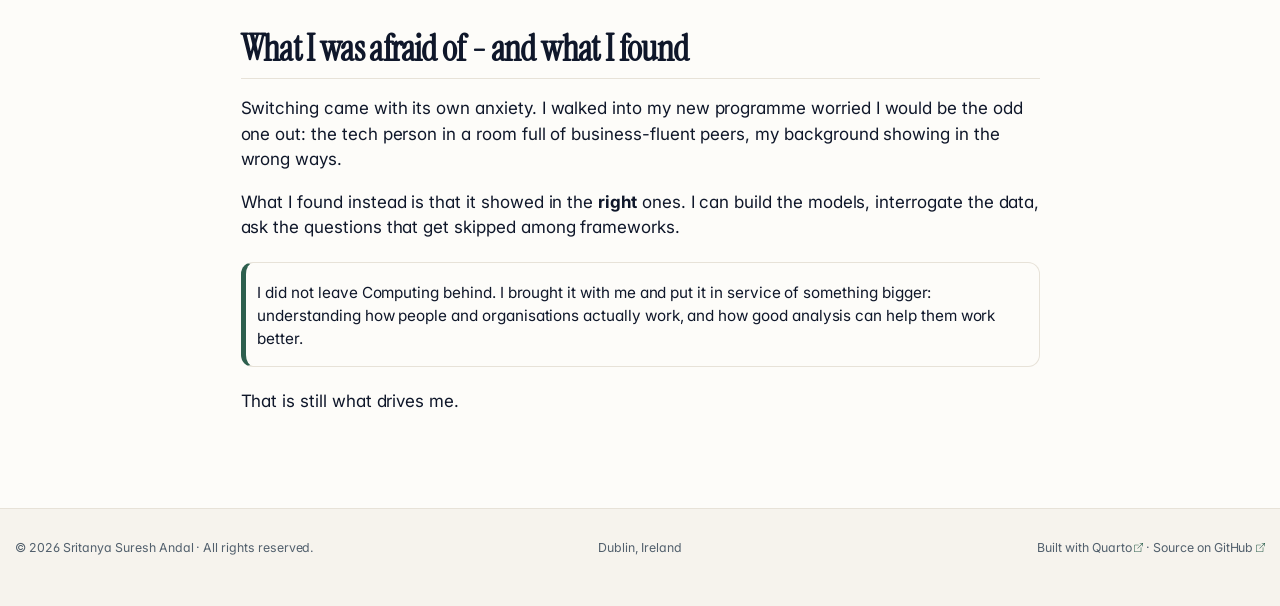
<file: docs/blog/posts/people-over-code.html>
<!DOCTYPE html>
<html xmlns="http://www.w3.org/1999/xhtml" lang="en" xml:lang="en"><head>

<meta charset="utf-8">
<meta name="generator" content="quarto-1.9.36">

<meta name="viewport" content="width=device-width, initial-scale=1.0, user-scalable=yes">

<meta name="author" content="Sritanya Suresh Andal">
<meta name="dcterms.date" content="2025-09-28">
<meta name="description" content="I did not leave Computing behind. I brought it with me and put it in service of something bigger - understanding how people and organisations actually work.">

<title>Why I Chose People Over Code – Sritanya Suresh Andal</title>
<style>
/* Default styles provided by pandoc.
** See https://pandoc.org/MANUAL.html#variables-for-html for config info.
*/
code{white-space: pre-wrap;}
span.smallcaps{font-variant: small-caps;}
div.columns{display: flex; gap: min(4vw, 1.5em);}
div.column{flex: auto; overflow-x: auto;}
div.hanging-indent{margin-left: 1.5em; text-indent: -1.5em;}
ul.task-list{list-style: none;}
ul.task-list li input[type="checkbox"] {
  width: 0.8em;
  margin: 0 0.8em 0.2em -1em; /* quarto-specific, see https://github.com/quarto-dev/quarto-cli/issues/4556 */ 
  vertical-align: middle;
}
/* CSS for syntax highlighting */
html { -webkit-text-size-adjust: 100%; }
pre > code.sourceCode { white-space: pre; position: relative; }
pre > code.sourceCode > span { display: inline-block; line-height: 1.25; }
pre > code.sourceCode > span:empty { height: 1.2em; }
.sourceCode { overflow: visible; }
code.sourceCode > span { color: inherit; text-decoration: inherit; }
div.sourceCode { margin: 1em 0; }
pre.sourceCode { margin: 0; }
@media screen {
div.sourceCode { overflow: auto; }
}
@media print {
pre > code.sourceCode { white-space: pre-wrap; }
pre > code.sourceCode > span { text-indent: -5em; padding-left: 5em; }
}
pre.numberSource code
  { counter-reset: source-line 0; }
pre.numberSource code > span
  { position: relative; left: -4em; counter-increment: source-line; }
pre.numberSource code > span > a:first-child::before
  { content: counter(source-line);
    position: relative; left: -1em; text-align: right; vertical-align: baseline;
    border: none; display: inline-block;
    -webkit-touch-callout: none; -webkit-user-select: none;
    -khtml-user-select: none; -moz-user-select: none;
    -ms-user-select: none; user-select: none;
    padding: 0 4px; width: 4em;
  }
pre.numberSource { margin-left: 3em;  padding-left: 4px; }
div.sourceCode
  {   }
@media screen {
pre > code.sourceCode > span > a:first-child::before { text-decoration: underline; }
}
</style>


<script src="../../site_libs/quarto-nav/quarto-nav.js"></script>
<script src="../../site_libs/clipboard/clipboard.min.js"></script>
<script src="../../site_libs/quarto-search/autocomplete.umd.js"></script>
<script src="../../site_libs/quarto-search/fuse.min.js"></script>
<script src="../../site_libs/quarto-search/quarto-search.js"></script>
<meta name="quarto:offset" content="../../">
<link href="../../images/favicon.svg" rel="icon" type="image/svg+xml">
<script src="../../site_libs/quarto-html/quarto.js" type="module"></script>
<script src="../../site_libs/quarto-html/tabsets/tabsets.js" type="module"></script>
<script src="../../site_libs/quarto-html/popper.min.js"></script>
<script src="../../site_libs/quarto-html/tippy.umd.min.js"></script>
<script src="../../site_libs/quarto-html/anchor.min.js"></script>
<link href="../../site_libs/quarto-html/tippy.css" rel="stylesheet">
<link href="../../site_libs/quarto-html/quarto-syntax-highlighting-32bcf4e57d0af7dfccb6f1c4588847e7.css" rel="stylesheet" class="quarto-color-scheme" id="quarto-text-highlighting-styles">
<link href="../../site_libs/quarto-html/quarto-syntax-highlighting-dark-514bade276ff09a3e1a53576ab5712ac.css" rel="stylesheet" class="quarto-color-scheme quarto-color-alternate" id="quarto-text-highlighting-styles">
<link href="../../site_libs/quarto-html/quarto-syntax-highlighting-32bcf4e57d0af7dfccb6f1c4588847e7.css" rel="stylesheet" class="quarto-color-scheme-extra" id="quarto-text-highlighting-styles">
<script src="../../site_libs/bootstrap/bootstrap.min.js"></script>
<link href="../../site_libs/bootstrap/bootstrap-icons.css" rel="stylesheet">
<link href="../../site_libs/bootstrap/bootstrap-c2e13e178588920f6df60aa18d66e609.min.css" rel="stylesheet" append-hash="true" class="quarto-color-scheme" id="quarto-bootstrap" data-mode="light">
<link href="../../site_libs/bootstrap/bootstrap-dark-9442a386602ddb64aa4a82c0bfe66339.min.css" rel="stylesheet" append-hash="true" class="quarto-color-scheme quarto-color-alternate" id="quarto-bootstrap" data-mode="dark">
<link href="../../site_libs/bootstrap/bootstrap-c2e13e178588920f6df60aa18d66e609.min.css" rel="stylesheet" append-hash="true" class="quarto-color-scheme-extra" id="quarto-bootstrap" data-mode="light">
<script id="quarto-search-options" type="application/json">{
  "location": "navbar",
  "copy-button": false,
  "collapse-after": 3,
  "panel-placement": "end",
  "type": "overlay",
  "limit": 50,
  "keyboard-shortcut": [
    "f",
    "/",
    "s"
  ],
  "language": {
    "search-no-results-text": "No results",
    "search-matching-documents-text": "matching documents",
    "search-copy-link-title": "Copy link to search",
    "search-hide-matches-text": "Hide additional matches",
    "search-more-match-text": "more match in this document",
    "search-more-matches-text": "more matches in this document",
    "search-clear-button-title": "Clear",
    "search-text-placeholder": "",
    "search-detached-cancel-button-title": "Cancel",
    "search-submit-button-title": "Submit",
    "search-label": "Search"
  }
}</script>
<style>html{ scroll-behavior: smooth; }</style>


<meta property="og:title" content="Why I Chose People Over Code – Sritanya Suresh Andal">
<meta property="og:description" content="I did not leave Computing behind. I brought it with me and put it in service of something bigger - understanding how people and organisations actually work.">
<meta property="og:image" content="https://sritanya.github.io/images/blog-people.svg">
<meta property="og:site_name" content="Sritanya Suresh Andal">
<meta property="og:image:alt" content="Decorative illustration about connected people">
<meta name="twitter:title" content="Why I Chose People Over Code – Sritanya Suresh Andal">
<meta name="twitter:description" content="I did not leave Computing behind. I brought it with me and put it in service of something bigger - understanding how people and organisations actually work.">
<meta name="twitter:image" content="https://sritanya.github.io/images/blog-people.svg">
<meta name="twitter:image:alt" content="Decorative illustration about connected people">
<meta name="twitter:card" content="summary_large_image">
</head>

<body class="nav-fixed fullcontent quarto-light"><script id="quarto-html-before-body" type="application/javascript">
    const toggleBodyColorMode = (bsSheetEl) => {
      const mode = bsSheetEl.getAttribute("data-mode");
      const bodyEl = window.document.querySelector("body");
      if (mode === "dark") {
        bodyEl.classList.add("quarto-dark");
        bodyEl.classList.remove("quarto-light");
      } else {
        bodyEl.classList.add("quarto-light");
        bodyEl.classList.remove("quarto-dark");
      }
    }
    const toggleBodyColorPrimary = () => {
      const bsSheetEl = window.document.querySelector("link#quarto-bootstrap:not([rel=disabled-stylesheet])");
      if (bsSheetEl) {
        toggleBodyColorMode(bsSheetEl);
      }
    }
    const setColorSchemeToggle = (alternate) => {
      const toggles = window.document.querySelectorAll('.quarto-color-scheme-toggle');
      for (let i=0; i < toggles.length; i++) {
        const toggle = toggles[i];
        if (toggle) {
          if (alternate) {
            toggle.classList.add("alternate");
          } else {
            toggle.classList.remove("alternate");
          }
        }
      }
    };
    const toggleColorMode = (alternate) => {
      // Switch the stylesheets
      const primaryStylesheets = window.document.querySelectorAll('link.quarto-color-scheme:not(.quarto-color-alternate)');
      const alternateStylesheets = window.document.querySelectorAll('link.quarto-color-scheme.quarto-color-alternate');
      manageTransitions('#quarto-margin-sidebar .nav-link', false);
      if (alternate) {
        // note: dark is layered on light, we don't disable primary!
        enableStylesheet(alternateStylesheets);
        for (const sheetNode of alternateStylesheets) {
          if (sheetNode.id === "quarto-bootstrap") {
            toggleBodyColorMode(sheetNode);
          }
        }
      } else {
        disableStylesheet(alternateStylesheets);
        enableStylesheet(primaryStylesheets)
        toggleBodyColorPrimary();
      }
      manageTransitions('#quarto-margin-sidebar .nav-link', true);
      // Switch the toggles
      setColorSchemeToggle(alternate)
      // Hack to workaround the fact that safari doesn't
      // properly recolor the scrollbar when toggling (#1455)
      if (navigator.userAgent.indexOf('Safari') > 0 && navigator.userAgent.indexOf('Chrome') == -1) {
        manageTransitions("body", false);
        window.scrollTo(0, 1);
        setTimeout(() => {
          window.scrollTo(0, 0);
          manageTransitions("body", true);
        }, 40);
      }
    }
    const disableStylesheet = (stylesheets) => {
      for (let i=0; i < stylesheets.length; i++) {
        const stylesheet = stylesheets[i];
        stylesheet.rel = 'disabled-stylesheet';
      }
    }
    const enableStylesheet = (stylesheets) => {
      for (let i=0; i < stylesheets.length; i++) {
        const stylesheet = stylesheets[i];
        if(stylesheet.rel !== 'stylesheet') { // for Chrome, which will still FOUC without this check
          stylesheet.rel = 'stylesheet';
        }
      }
    }
    const manageTransitions = (selector, allowTransitions) => {
      const els = window.document.querySelectorAll(selector);
      for (let i=0; i < els.length; i++) {
        const el = els[i];
        if (allowTransitions) {
          el.classList.remove('notransition');
        } else {
          el.classList.add('notransition');
        }
      }
    }
    const isFileUrl = () => {
      return window.location.protocol === 'file:';
    }
    const hasAlternateSentinel = () => {
      let styleSentinel = getColorSchemeSentinel();
      if (styleSentinel !== null) {
        return styleSentinel === "alternate";
      } else {
        return false;
      }
    }
    const setStyleSentinel = (alternate) => {
      const value = alternate ? "alternate" : "default";
      if (!isFileUrl()) {
        window.localStorage.setItem("quarto-color-scheme", value);
      } else {
        localAlternateSentinel = value;
      }
    }
    const getColorSchemeSentinel = () => {
      if (!isFileUrl()) {
        const storageValue = window.localStorage.getItem("quarto-color-scheme");
        return storageValue != null ? storageValue : localAlternateSentinel;
      } else {
        return localAlternateSentinel;
      }
    }
    const toggleGiscusIfUsed = (isAlternate, darkModeDefault) => {
      const baseTheme = document.querySelector('#giscus-base-theme')?.value ?? 'light';
      const alternateTheme = document.querySelector('#giscus-alt-theme')?.value ?? 'dark';
      let newTheme = '';
      if(authorPrefersDark) {
        newTheme = isAlternate ? baseTheme : alternateTheme;
      } else {
        newTheme = isAlternate ? alternateTheme : baseTheme;
      }
      const changeGiscusTheme = () => {
        // From: https://github.com/giscus/giscus/issues/336
        const sendMessage = (message) => {
          const iframe = document.querySelector('iframe.giscus-frame');
          if (!iframe) return;
          iframe.contentWindow.postMessage({ giscus: message }, 'https://giscus.app');
        }
        sendMessage({
          setConfig: {
            theme: newTheme
          }
        });
      }
      const isGiscussLoaded = window.document.querySelector('iframe.giscus-frame') !== null;
      if (isGiscussLoaded) {
        changeGiscusTheme();
      }
    };
    const authorPrefersDark = false;
    const darkModeDefault = authorPrefersDark;
      document.querySelector('link#quarto-text-highlighting-styles.quarto-color-scheme-extra').rel = 'disabled-stylesheet';
      document.querySelector('link#quarto-bootstrap.quarto-color-scheme-extra').rel = 'disabled-stylesheet';
    let localAlternateSentinel = darkModeDefault ? 'alternate' : 'default';
    // Dark / light mode switch
    window.quartoToggleColorScheme = () => {
      // Read the current dark / light value
      let toAlternate = !hasAlternateSentinel();
      toggleColorMode(toAlternate);
      setStyleSentinel(toAlternate);
      toggleGiscusIfUsed(toAlternate, darkModeDefault);
      window.dispatchEvent(new Event('resize'));
    };
    // Switch to dark mode if need be
    if (hasAlternateSentinel()) {
      toggleColorMode(true);
    } else {
      toggleColorMode(false);
    }
  </script>

<div id="quarto-search-results"></div>
  <header id="quarto-header" class="headroom fixed-top">
    <nav class="navbar navbar-expand-lg " data-bs-theme="dark">
      <div class="navbar-container container-fluid">
      <div class="navbar-brand-container mx-auto">
    <a href="../../index.html" class="navbar-brand navbar-brand-logo">
    <img src="../../images/logo.svg" alt="Sritanya Suresh Andal" class="navbar-logo light-content">
    <img src="../../images/logo.svg" alt="Sritanya Suresh Andal" class="navbar-logo dark-content">
    </a>
  </div>
            <div id="quarto-search" class="" title="Search"></div>
          <button class="navbar-toggler" type="button" data-bs-toggle="collapse" data-bs-target="#navbarCollapse" aria-controls="navbarCollapse" role="menu" aria-expanded="false" aria-label="Toggle navigation" onclick="if (window.quartoToggleHeadroom) { window.quartoToggleHeadroom(); }">
  <span class="navbar-toggler-icon"></span>
</button>
          <div class="collapse navbar-collapse" id="navbarCollapse">
            <ul class="navbar-nav navbar-nav-scroll me-auto">
  <li class="nav-item">
    <a class="nav-link" href="../../index.html"> 
<span class="menu-text">Home</span></a>
  </li>  
  <li class="nav-item">
    <a class="nav-link" href="../../about.html"> 
<span class="menu-text">About</span></a>
  </li>  
  <li class="nav-item">
    <a class="nav-link" href="../../projects/index.html"> 
<span class="menu-text">Projects</span></a>
  </li>  
  <li class="nav-item">
    <a class="nav-link" href="../../blog/index.html"> 
<span class="menu-text">Blog</span></a>
  </li>  
  <li class="nav-item">
    <a class="nav-link" href="../../reflection.html"> 
<span class="menu-text">Reflection</span></a>
  </li>  
  <li class="nav-item">
    <a class="nav-link" href="../../contact.html"> 
<span class="menu-text">Contact</span></a>
  </li>  
</ul>
            <ul class="navbar-nav navbar-nav-scroll ms-auto">
  <li class="nav-item">
    <a class="nav-link" href="../../cv/SritanyaSureshAndal_CV.pdf" target="_blank"> <i class="bi bi-file-earmark-person" role="img">
</i> 
<span class="menu-text">CV</span></a>
  </li>  
  <li class="nav-item compact">
    <a class="nav-link" href="https://github.com/sritanya-sureshandal" target="_blank"> <i class="bi bi-github" role="img" aria-label="GitHub">
</i> 
<span class="menu-text"></span></a>
  </li>  
  <li class="nav-item compact">
    <a class="nav-link" href="https://www.linkedin.com/in/sritanyasureshandal" target="_blank"> <i class="bi bi-linkedin" role="img" aria-label="LinkedIn">
</i> 
<span class="menu-text"></span></a>
  </li>  
  <li class="nav-item compact">
    <a class="nav-link" href="mailto:sritanyaandalsuresh@gmail.com"> <i class="bi bi-envelope" role="img" aria-label="Email">
</i> 
<span class="menu-text"></span></a>
  </li>  
</ul>
          </div> <!-- /navcollapse -->
            <div class="quarto-navbar-tools">
  <a href="" class="quarto-color-scheme-toggle quarto-navigation-tool  px-1" onclick="window.quartoToggleColorScheme(); return false;" title="Toggle dark mode"><i class="bi"></i></a>
</div>
      </div> <!-- /container-fluid -->
    </nav>
</header>
<!-- content -->
<div id="quarto-content" class="quarto-container page-columns page-rows-contents page-layout-article page-navbar">
<!-- sidebar -->
<!-- margin-sidebar -->
    
<!-- main -->
<main class="content" id="quarto-document-content">


<header id="title-block-header" class="quarto-title-block default">
<div class="quarto-title">
<div class="quarto-title-block"><div><h1 class="title">Why I Chose People Over Code</h1><button type="button" class="btn code-tools-button" id="quarto-code-tools-source"><i class="bi"></i> Code</button></div></div>
  <div class="quarto-categories">
    <div class="quarto-category">Career</div>
    <div class="quarto-category">Reflection</div>
  </div>
  </div>

<div>
  <div class="description">
    I did not leave Computing behind. I brought it with me and put it in service of something bigger - understanding how people and organisations actually work.
  </div>
</div>


<div class="quarto-title-meta">

    <div>
    <div class="quarto-title-meta-heading">Author</div>
    <div class="quarto-title-meta-contents">
             <p>Sritanya Suresh Andal </p>
          </div>
  </div>
    
    <div>
    <div class="quarto-title-meta-heading">Published</div>
    <div class="quarto-title-meta-contents">
      <p class="date">28 September 2025</p>
    </div>
  </div>
  
    
  </div>
  


</header>


<p><span class="kicker">Essay · September 2025</span></p>
<div class="lede">
<p>When people ask why I switched from Computing to Business Analytics, the efficient answer is true. The more honest one is simpler and harder to explain in a sentence.</p>
</div>
<p>When people ask why I switched from Computing to Business Analytics, I sometimes give the efficient answer: <em>broader career options, interest in data, the intersection of technology and strategy.</em> All of that is true. But the more honest answer is simpler and harder to explain in a sentence.</p>
<p><strong>I wanted to work with people, not just systems.</strong></p>
<section id="what-three-years-of-computing-actually-taught-me" class="level2">
<h2 class="anchored" data-anchor-id="what-three-years-of-computing-actually-taught-me">What three years of Computing actually taught me</h2>
<p>I spent three years studying Computer Applications - building things, debugging things, learning the internal logic of machines. I was good at it. I genuinely enjoyed the problem-solving dimension. But I kept noticing that the problems I found most interesting were not technical problems. They were human ones:</p>
<ul>
<li>Why do organisations make poor decisions despite having good data?</li>
<li>Why do teams fail even when everyone is individually competent?</li>
<li>What does it actually take to translate an insight into a change that sticks?</li>
</ul>
<p>Those questions pulled me in a different direction.</p>
</section>
<section id="the-turning-point-i-did-not-recognise" class="level2">
<h2 class="anchored" data-anchor-id="the-turning-point-i-did-not-recognise">The turning point I did not recognise</h2>
<p>My year as VP of the Students’ Union was the turning point I did not recognise until later. I was coordinating 70+ events, representing thousands of students, navigating institutional relationships - and <strong>none of the skills that mattered most were technical</strong>. They were strategic, communicative, and human.</p>
<p>I was doing data-adjacent work constantly: reading patterns in student feedback, assessing what was working, making decisions under incomplete information. But I was doing it in service of <em>people</em> and <em>outcomes</em>, not systems.</p>
</section>
<section id="the-one-week-decision" class="level2">
<h2 class="anchored" data-anchor-id="the-one-week-decision">The one-week decision</h2>
<p>By the time I landed in Dublin, I was enrolled in a Masters in Computing. <strong>I switched majors in the first week.</strong></p>
<p>That sounds impulsive. It was not. Something about being in a new country, in a new classroom, looking at the next year ahead of me made it suddenly very clear that I did not want to go further into pure computing. I wanted the intersection - where data meets decision-making, where analysis meets strategy, where the technical and the human have to work together. Business Analytics felt like exactly that. So I made the call, early, before I had time to talk myself out of it.</p>
</section>
<section id="what-i-was-afraid-of---and-what-i-found" class="level2">
<h2 class="anchored" data-anchor-id="what-i-was-afraid-of---and-what-i-found">What I was afraid of - and what I found</h2>
<p>Switching came with its own anxiety. I walked into my new programme worried I would be the odd one out: the tech person in a room full of business-fluent peers, my background showing in the wrong ways.</p>
<p>What I found instead is that it showed in the <strong>right</strong> ones. I can build the models, interrogate the data, ask the questions that get skipped among frameworks.</p>
<div class="callout callout-style-simple callout-note no-icon">
<div class="callout-body d-flex">
<div class="callout-icon-container">
<i class="callout-icon no-icon"></i>
</div>
<div class="callout-body-container">
<p>I did not leave Computing behind. I brought it with me and put it in service of something bigger: understanding how people and organisations actually work, and how good analysis can help them work better.</p>
</div>
</div>
</div>
<p>That is still what drives me.</p>


<!-- -->

</section>

<a onclick="window.scrollTo(0, 0); return false;" role="button" id="quarto-back-to-top"><i class="bi bi-arrow-up"></i> Back to top</a></main> <!-- /main -->
<script id="quarto-html-after-body" type="application/javascript">
  window.document.addEventListener("DOMContentLoaded", function (event) {
    // Ensure there is a toggle, if there isn't float one in the top right
    if (window.document.querySelector('.quarto-color-scheme-toggle') === null) {
      const a = window.document.createElement('a');
      a.classList.add('top-right');
      a.classList.add('quarto-color-scheme-toggle');
      a.href = "";
      a.onclick = function() { try { window.quartoToggleColorScheme(); } catch {} return false; };
      const i = window.document.createElement("i");
      i.classList.add('bi');
      a.appendChild(i);
      window.document.body.appendChild(a);
    }
    setColorSchemeToggle(hasAlternateSentinel())
    const icon = "";
    const anchorJS = new window.AnchorJS();
    anchorJS.options = {
      placement: 'right',
      icon: icon
    };
    anchorJS.add('.anchored');
    const isCodeAnnotation = (el) => {
      for (const clz of el.classList) {
        if (clz.startsWith('code-annotation-')) {                     
          return true;
        }
      }
      return false;
    }
    const onCopySuccess = function(e) {
      // button target
      const button = e.trigger;
      // don't keep focus
      button.blur();
      // flash "checked"
      button.classList.add('code-copy-button-checked');
      var currentTitle = button.getAttribute("title");
      button.setAttribute("title", "Copied!");
      let tooltip;
      if (window.bootstrap) {
        button.setAttribute("data-bs-toggle", "tooltip");
        button.setAttribute("data-bs-placement", "left");
        button.setAttribute("data-bs-title", "Copied!");
        tooltip = new bootstrap.Tooltip(button, 
          { trigger: "manual", 
            customClass: "code-copy-button-tooltip",
            offset: [0, -8]});
        tooltip.show();    
      }
      setTimeout(function() {
        if (tooltip) {
          tooltip.hide();
          button.removeAttribute("data-bs-title");
          button.removeAttribute("data-bs-toggle");
          button.removeAttribute("data-bs-placement");
        }
        button.setAttribute("title", currentTitle);
        button.classList.remove('code-copy-button-checked');
      }, 1000);
      // clear code selection
      e.clearSelection();
    }
    const getTextToCopy = function(trigger) {
      const outerScaffold = trigger.parentElement.cloneNode(true);
      const codeEl = outerScaffold.querySelector('code');
      for (const childEl of codeEl.children) {
        if (isCodeAnnotation(childEl)) {
          childEl.remove();
        }
      }
      return codeEl.innerText;
    }
    const clipboard = new window.ClipboardJS('.code-copy-button:not([data-in-quarto-modal])', {
      text: getTextToCopy
    });
    clipboard.on('success', onCopySuccess);
    if (window.document.getElementById('quarto-embedded-source-code-modal')) {
      const clipboardModal = new window.ClipboardJS('.code-copy-button[data-in-quarto-modal]', {
        text: getTextToCopy,
        container: window.document.getElementById('quarto-embedded-source-code-modal')
      });
      clipboardModal.on('success', onCopySuccess);
    }
    const viewSource = window.document.getElementById('quarto-view-source') ||
                       window.document.getElementById('quarto-code-tools-source');
    if (viewSource) {
      const sourceUrl = viewSource.getAttribute("data-quarto-source-url");
      viewSource.addEventListener("click", function(e) {
        if (sourceUrl) {
          // rstudio viewer pane
          if (/\bcapabilities=\b/.test(window.location)) {
            window.open(sourceUrl);
          } else {
            window.location.href = sourceUrl;
          }
        } else {
          const modal = new bootstrap.Modal(document.getElementById('quarto-embedded-source-code-modal'));
          modal.show();
        }
        return false;
      });
    }
    function toggleCodeHandler(show) {
      return function(e) {
        const detailsSrc = window.document.querySelectorAll(".cell > details > .sourceCode");
        for (let i=0; i<detailsSrc.length; i++) {
          const details = detailsSrc[i].parentElement;
          if (show) {
            details.open = true;
          } else {
            details.removeAttribute("open");
          }
        }
        const cellCodeDivs = window.document.querySelectorAll(".cell > .sourceCode");
        const fromCls = show ? "hidden" : "unhidden";
        const toCls = show ? "unhidden" : "hidden";
        for (let i=0; i<cellCodeDivs.length; i++) {
          const codeDiv = cellCodeDivs[i];
          if (codeDiv.classList.contains(fromCls)) {
            codeDiv.classList.remove(fromCls);
            codeDiv.classList.add(toCls);
          } 
        }
        return false;
      }
    }
    const hideAllCode = window.document.getElementById("quarto-hide-all-code");
    if (hideAllCode) {
      hideAllCode.addEventListener("click", toggleCodeHandler(false));
    }
    const showAllCode = window.document.getElementById("quarto-show-all-code");
    if (showAllCode) {
      showAllCode.addEventListener("click", toggleCodeHandler(true));
    }
      var localhostRegex = new RegExp(/^(?:http|https):\/\/localhost\:?[0-9]*\//);
      var mailtoRegex = new RegExp(/^mailto:/);
        var filterRegex = new RegExp("https:\/\/sritanya\.github\.io");
      var isInternal = (href) => {
          return filterRegex.test(href) || localhostRegex.test(href) || mailtoRegex.test(href);
      }
      // Inspect non-navigation links and adorn them if external
     var links = window.document.querySelectorAll('a[href]:not(.nav-link):not(.navbar-brand):not(.toc-action):not(.sidebar-link):not(.sidebar-item-toggle):not(.pagination-link):not(.no-external):not([aria-hidden]):not(.dropdown-item):not(.quarto-navigation-tool):not(.about-link)');
      for (var i=0; i<links.length; i++) {
        const link = links[i];
        if (!isInternal(link.href)) {
          // undo the damage that might have been done by quarto-nav.js in the case of
          // links that we want to consider external
          if (link.dataset.originalHref !== undefined) {
            link.href = link.dataset.originalHref;
          }
            // target, if specified
            link.setAttribute("target", "_blank");
            if (link.getAttribute("rel") === null) {
              link.setAttribute("rel", "noopener");
            }
            // default icon
            link.classList.add("external");
        }
      }
    function tippyHover(el, contentFn, onTriggerFn, onUntriggerFn) {
      const config = {
        allowHTML: true,
        maxWidth: 500,
        delay: 100,
        arrow: false,
        appendTo: function(el) {
            return el.parentElement;
        },
        interactive: true,
        interactiveBorder: 10,
        theme: 'quarto',
        placement: 'bottom-start',
      };
      if (contentFn) {
        config.content = contentFn;
      }
      if (onTriggerFn) {
        config.onTrigger = onTriggerFn;
      }
      if (onUntriggerFn) {
        config.onUntrigger = onUntriggerFn;
      }
      window.tippy(el, config); 
    }
    const noterefs = window.document.querySelectorAll('a[role="doc-noteref"]');
    for (var i=0; i<noterefs.length; i++) {
      const ref = noterefs[i];
      tippyHover(ref, function() {
        // use id or data attribute instead here
        let href = ref.getAttribute('data-footnote-href') || ref.getAttribute('href');
        try { href = new URL(href).hash; } catch {}
        const id = href.replace(/^#\/?/, "");
        const note = window.document.getElementById(id);
        if (note) {
          return note.innerHTML;
        } else {
          return "";
        }
      });
    }
    const xrefs = window.document.querySelectorAll('a.quarto-xref');
    const processXRef = (id, note) => {
      // Strip column container classes
      const stripColumnClz = (el) => {
        el.classList.remove("page-full", "page-columns");
        if (el.children) {
          for (const child of el.children) {
            stripColumnClz(child);
          }
        }
      }
      stripColumnClz(note)
      if (id === null || id.startsWith('sec-')) {
        // Special case sections, only their first couple elements
        const container = document.createElement("div");
        if (note.children && note.children.length > 2) {
          container.appendChild(note.children[0].cloneNode(true));
          for (let i = 1; i < note.children.length; i++) {
            const child = note.children[i];
            if (child.tagName === "P" && child.innerText === "") {
              continue;
            } else {
              container.appendChild(child.cloneNode(true));
              break;
            }
          }
          if (window.Quarto?.typesetMath) {
            window.Quarto.typesetMath(container);
          }
          return container.innerHTML
        } else {
          if (window.Quarto?.typesetMath) {
            window.Quarto.typesetMath(note);
          }
          return note.innerHTML;
        }
      } else {
        // Remove any anchor links if they are present
        const anchorLink = note.querySelector('a.anchorjs-link');
        if (anchorLink) {
          anchorLink.remove();
        }
        if (window.Quarto?.typesetMath) {
          window.Quarto.typesetMath(note);
        }
        if (note.classList.contains("callout")) {
          return note.outerHTML;
        } else {
          return note.innerHTML;
        }
      }
    }
    for (var i=0; i<xrefs.length; i++) {
      const xref = xrefs[i];
      tippyHover(xref, undefined, function(instance) {
        instance.disable();
        let url = xref.getAttribute('href');
        let hash = undefined; 
        if (url.startsWith('#')) {
          hash = url;
        } else {
          try { hash = new URL(url).hash; } catch {}
        }
        if (hash) {
          const id = hash.replace(/^#\/?/, "");
          const note = window.document.getElementById(id);
          if (note !== null) {
            try {
              const html = processXRef(id, note.cloneNode(true));
              instance.setContent(html);
            } finally {
              instance.enable();
              instance.show();
            }
          } else {
            // See if we can fetch this
            fetch(url.split('#')[0])
            .then(res => res.text())
            .then(html => {
              const parser = new DOMParser();
              const htmlDoc = parser.parseFromString(html, "text/html");
              const note = htmlDoc.getElementById(id);
              if (note !== null) {
                const html = processXRef(id, note);
                instance.setContent(html);
              } 
            }).finally(() => {
              instance.enable();
              instance.show();
            });
          }
        } else {
          // See if we can fetch a full url (with no hash to target)
          // This is a special case and we should probably do some content thinning / targeting
          fetch(url)
          .then(res => res.text())
          .then(html => {
            const parser = new DOMParser();
            const htmlDoc = parser.parseFromString(html, "text/html");
            const note = htmlDoc.querySelector('main.content');
            if (note !== null) {
              // This should only happen for chapter cross references
              // (since there is no id in the URL)
              // remove the first header
              if (note.children.length > 0 && note.children[0].tagName === "HEADER") {
                note.children[0].remove();
              }
              const html = processXRef(null, note);
              instance.setContent(html);
            } 
          }).finally(() => {
            instance.enable();
            instance.show();
          });
        }
      }, function(instance) {
      });
    }
        let selectedAnnoteEl;
        const selectorForAnnotation = ( cell, annotation) => {
          let cellAttr = 'data-code-cell="' + cell + '"';
          let lineAttr = 'data-code-annotation="' +  annotation + '"';
          const selector = 'span[' + cellAttr + '][' + lineAttr + ']';
          return selector;
        }
        const selectCodeLines = (annoteEl) => {
          const doc = window.document;
          const targetCell = annoteEl.getAttribute("data-target-cell");
          const targetAnnotation = annoteEl.getAttribute("data-target-annotation");
          const annoteSpan = window.document.querySelector(selectorForAnnotation(targetCell, targetAnnotation));
          const lines = annoteSpan.getAttribute("data-code-lines").split(",");
          const lineIds = lines.map((line) => {
            return targetCell + "-" + line;
          })
          let top = null;
          let height = null;
          let parent = null;
          if (lineIds.length > 0) {
              //compute the position of the single el (top and bottom and make a div)
              const el = window.document.getElementById(lineIds[0]);
              top = el.offsetTop;
              height = el.offsetHeight;
              parent = el.parentElement.parentElement;
            if (lineIds.length > 1) {
              const lastEl = window.document.getElementById(lineIds[lineIds.length - 1]);
              const bottom = lastEl.offsetTop + lastEl.offsetHeight;
              height = bottom - top;
            }
            if (top !== null && height !== null && parent !== null) {
              // cook up a div (if necessary) and position it 
              let div = window.document.getElementById("code-annotation-line-highlight");
              if (div === null) {
                div = window.document.createElement("div");
                div.setAttribute("id", "code-annotation-line-highlight");
                div.style.position = 'absolute';
                parent.appendChild(div);
              }
              div.style.top = top - 2 + "px";
              div.style.height = height + 4 + "px";
              div.style.left = 0;
              let gutterDiv = window.document.getElementById("code-annotation-line-highlight-gutter");
              if (gutterDiv === null) {
                gutterDiv = window.document.createElement("div");
                gutterDiv.setAttribute("id", "code-annotation-line-highlight-gutter");
                gutterDiv.style.position = 'absolute';
                const codeCell = window.document.getElementById(targetCell);
                const gutter = codeCell.querySelector('.code-annotation-gutter');
                gutter.appendChild(gutterDiv);
              }
              gutterDiv.style.top = top - 2 + "px";
              gutterDiv.style.height = height + 4 + "px";
            }
            selectedAnnoteEl = annoteEl;
          }
        };
        const unselectCodeLines = () => {
          const elementsIds = ["code-annotation-line-highlight", "code-annotation-line-highlight-gutter"];
          elementsIds.forEach((elId) => {
            const div = window.document.getElementById(elId);
            if (div) {
              div.remove();
            }
          });
          selectedAnnoteEl = undefined;
        };
          // Handle positioning of the toggle
      window.addEventListener(
        "resize",
        throttle(() => {
          elRect = undefined;
          if (selectedAnnoteEl) {
            selectCodeLines(selectedAnnoteEl);
          }
        }, 10)
      );
      function throttle(fn, ms) {
      let throttle = false;
      let timer;
        return (...args) => {
          if(!throttle) { // first call gets through
              fn.apply(this, args);
              throttle = true;
          } else { // all the others get throttled
              if(timer) clearTimeout(timer); // cancel #2
              timer = setTimeout(() => {
                fn.apply(this, args);
                timer = throttle = false;
              }, ms);
          }
        };
      }
        // Attach click handler to the DT
        const annoteDls = window.document.querySelectorAll('dt[data-target-cell]');
        for (const annoteDlNode of annoteDls) {
          annoteDlNode.addEventListener('click', (event) => {
            const clickedEl = event.target;
            if (clickedEl !== selectedAnnoteEl) {
              unselectCodeLines();
              const activeEl = window.document.querySelector('dt[data-target-cell].code-annotation-active');
              if (activeEl) {
                activeEl.classList.remove('code-annotation-active');
              }
              selectCodeLines(clickedEl);
              clickedEl.classList.add('code-annotation-active');
            } else {
              // Unselect the line
              unselectCodeLines();
              clickedEl.classList.remove('code-annotation-active');
            }
          });
        }
    const findCites = (el) => {
      const parentEl = el.parentElement;
      if (parentEl) {
        const cites = parentEl.dataset.cites;
        if (cites) {
          return {
            el,
            cites: cites.split(' ')
          };
        } else {
          return findCites(el.parentElement)
        }
      } else {
        return undefined;
      }
    };
    var bibliorefs = window.document.querySelectorAll('a[role="doc-biblioref"]');
    for (var i=0; i<bibliorefs.length; i++) {
      const ref = bibliorefs[i];
      const citeInfo = findCites(ref);
      if (citeInfo) {
        tippyHover(citeInfo.el, function() {
          var popup = window.document.createElement('div');
          citeInfo.cites.forEach(function(cite) {
            var citeDiv = window.document.createElement('div');
            citeDiv.classList.add('hanging-indent');
            citeDiv.classList.add('csl-entry');
            var biblioDiv = window.document.getElementById('ref-' + cite);
            if (biblioDiv) {
              citeDiv.innerHTML = biblioDiv.innerHTML;
            }
            popup.appendChild(citeDiv);
          });
          return popup.innerHTML;
        });
      }
    }
  });
  </script><div class="modal fade" id="quarto-embedded-source-code-modal" tabindex="-1" aria-labelledby="quarto-embedded-source-code-modal-label" aria-hidden="true"><div class="modal-dialog modal-dialog-scrollable"><div class="modal-content"><div class="modal-header"><h5 class="modal-title" id="quarto-embedded-source-code-modal-label">Source Code</h5><button class="btn-close" data-bs-dismiss="modal"></button></div><div class="modal-body"><div class="">
<div class="code-copy-outer-scaffold"><div class="sourceCode" id="cb1" data-shortcodes="false"><pre class="sourceCode markdown code-with-copy"><code class="sourceCode markdown"><span id="cb1-1"><a href="#cb1-1" aria-hidden="true" tabindex="-1"></a><span class="co">---</span></span>
<span id="cb1-2"><a href="#cb1-2" aria-hidden="true" tabindex="-1"></a><span class="an">title:</span><span class="co"> "Why I Chose People Over Code"</span></span>
<span id="cb1-3"><a href="#cb1-3" aria-hidden="true" tabindex="-1"></a><span class="an">description:</span><span class="co"> "I did not leave Computing behind. I brought it with me and put it in service of something bigger - understanding how people and organisations actually work."</span></span>
<span id="cb1-4"><a href="#cb1-4" aria-hidden="true" tabindex="-1"></a><span class="an">author:</span><span class="co"> "Sritanya Suresh Andal"</span></span>
<span id="cb1-5"><a href="#cb1-5" aria-hidden="true" tabindex="-1"></a><span class="an">date:</span><span class="co"> "2025-09-28"</span></span>
<span id="cb1-6"><a href="#cb1-6" aria-hidden="true" tabindex="-1"></a><span class="an">date-format:</span><span class="co"> "D MMMM YYYY"</span></span>
<span id="cb1-7"><a href="#cb1-7" aria-hidden="true" tabindex="-1"></a><span class="an">image:</span><span class="co"> ../../images/blog-people.svg</span></span>
<span id="cb1-8"><a href="#cb1-8" aria-hidden="true" tabindex="-1"></a><span class="an">image-alt:</span><span class="co"> "Decorative illustration about connected people"</span></span>
<span id="cb1-9"><a href="#cb1-9" aria-hidden="true" tabindex="-1"></a><span class="an">categories:</span><span class="co"> [Career, Reflection]</span></span>
<span id="cb1-10"><a href="#cb1-10" aria-hidden="true" tabindex="-1"></a><span class="an">reading-time:</span><span class="co"> true</span></span>
<span id="cb1-11"><a href="#cb1-11" aria-hidden="true" tabindex="-1"></a><span class="an">toc:</span><span class="co"> false</span></span>
<span id="cb1-12"><a href="#cb1-12" aria-hidden="true" tabindex="-1"></a><span class="co">---</span></span>
<span id="cb1-13"><a href="#cb1-13" aria-hidden="true" tabindex="-1"></a></span>
<span id="cb1-14"><a href="#cb1-14" aria-hidden="true" tabindex="-1"></a><span class="co">[</span><span class="ot">Essay · September 2025</span><span class="co">]</span>{.kicker}</span>
<span id="cb1-15"><a href="#cb1-15" aria-hidden="true" tabindex="-1"></a></span>
<span id="cb1-16"><a href="#cb1-16" aria-hidden="true" tabindex="-1"></a>::: {.lede}</span>
<span id="cb1-17"><a href="#cb1-17" aria-hidden="true" tabindex="-1"></a>When people ask why I switched from Computing to Business Analytics, the efficient answer is true. The more honest one is simpler and harder to explain in a sentence.</span>
<span id="cb1-18"><a href="#cb1-18" aria-hidden="true" tabindex="-1"></a>:::</span>
<span id="cb1-19"><a href="#cb1-19" aria-hidden="true" tabindex="-1"></a></span>
<span id="cb1-20"><a href="#cb1-20" aria-hidden="true" tabindex="-1"></a>When people ask why I switched from Computing to Business Analytics, I sometimes give the efficient answer: *broader career options, interest in data, the intersection of technology and strategy.* All of that is true. But the more honest answer is simpler and harder to explain in a sentence.</span>
<span id="cb1-21"><a href="#cb1-21" aria-hidden="true" tabindex="-1"></a></span>
<span id="cb1-22"><a href="#cb1-22" aria-hidden="true" tabindex="-1"></a>**I wanted to work with people, not just systems.**</span>
<span id="cb1-23"><a href="#cb1-23" aria-hidden="true" tabindex="-1"></a></span>
<span id="cb1-24"><a href="#cb1-24" aria-hidden="true" tabindex="-1"></a><span class="fu">## What three years of Computing actually taught me</span></span>
<span id="cb1-25"><a href="#cb1-25" aria-hidden="true" tabindex="-1"></a></span>
<span id="cb1-26"><a href="#cb1-26" aria-hidden="true" tabindex="-1"></a>I spent three years studying Computer Applications - building things, debugging things, learning the internal logic of machines. I was good at it. I genuinely enjoyed the problem-solving dimension. But I kept noticing that the problems I found most interesting were not technical problems. They were human ones:</span>
<span id="cb1-27"><a href="#cb1-27" aria-hidden="true" tabindex="-1"></a></span>
<span id="cb1-28"><a href="#cb1-28" aria-hidden="true" tabindex="-1"></a><span class="ss">- </span>Why do organisations make poor decisions despite having good data?</span>
<span id="cb1-29"><a href="#cb1-29" aria-hidden="true" tabindex="-1"></a><span class="ss">- </span>Why do teams fail even when everyone is individually competent?</span>
<span id="cb1-30"><a href="#cb1-30" aria-hidden="true" tabindex="-1"></a><span class="ss">- </span>What does it actually take to translate an insight into a change that sticks?</span>
<span id="cb1-31"><a href="#cb1-31" aria-hidden="true" tabindex="-1"></a></span>
<span id="cb1-32"><a href="#cb1-32" aria-hidden="true" tabindex="-1"></a>Those questions pulled me in a different direction.</span>
<span id="cb1-33"><a href="#cb1-33" aria-hidden="true" tabindex="-1"></a></span>
<span id="cb1-34"><a href="#cb1-34" aria-hidden="true" tabindex="-1"></a><span class="fu">## The turning point I did not recognise</span></span>
<span id="cb1-35"><a href="#cb1-35" aria-hidden="true" tabindex="-1"></a></span>
<span id="cb1-36"><a href="#cb1-36" aria-hidden="true" tabindex="-1"></a>My year as VP of the Students' Union was the turning point I did not recognise until later. I was coordinating 70+ events, representing thousands of students, navigating institutional relationships - and **none of the skills that mattered most were technical**. They were strategic, communicative, and human.</span>
<span id="cb1-37"><a href="#cb1-37" aria-hidden="true" tabindex="-1"></a></span>
<span id="cb1-38"><a href="#cb1-38" aria-hidden="true" tabindex="-1"></a>I was doing data-adjacent work constantly: reading patterns in student feedback, assessing what was working, making decisions under incomplete information. But I was doing it in service of *people* and *outcomes*, not systems.</span>
<span id="cb1-39"><a href="#cb1-39" aria-hidden="true" tabindex="-1"></a></span>
<span id="cb1-40"><a href="#cb1-40" aria-hidden="true" tabindex="-1"></a><span class="fu">## The one-week decision</span></span>
<span id="cb1-41"><a href="#cb1-41" aria-hidden="true" tabindex="-1"></a></span>
<span id="cb1-42"><a href="#cb1-42" aria-hidden="true" tabindex="-1"></a>By the time I landed in Dublin, I was enrolled in a Masters in Computing. **I switched majors in the first week.**</span>
<span id="cb1-43"><a href="#cb1-43" aria-hidden="true" tabindex="-1"></a></span>
<span id="cb1-44"><a href="#cb1-44" aria-hidden="true" tabindex="-1"></a>That sounds impulsive. It was not. Something about being in a new country, in a new classroom, looking at the next year ahead of me made it suddenly very clear that I did not want to go further into pure computing. I wanted the intersection - where data meets decision-making, where analysis meets strategy, where the technical and the human have to work together. Business Analytics felt like exactly that. So I made the call, early, before I had time to talk myself out of it.</span>
<span id="cb1-45"><a href="#cb1-45" aria-hidden="true" tabindex="-1"></a></span>
<span id="cb1-46"><a href="#cb1-46" aria-hidden="true" tabindex="-1"></a><span class="fu">## What I was afraid of - and what I found</span></span>
<span id="cb1-47"><a href="#cb1-47" aria-hidden="true" tabindex="-1"></a></span>
<span id="cb1-48"><a href="#cb1-48" aria-hidden="true" tabindex="-1"></a>Switching came with its own anxiety. I walked into my new programme worried I would be the odd one out: the tech person in a room full of business-fluent peers, my background showing in the wrong ways.</span>
<span id="cb1-49"><a href="#cb1-49" aria-hidden="true" tabindex="-1"></a></span>
<span id="cb1-50"><a href="#cb1-50" aria-hidden="true" tabindex="-1"></a>What I found instead is that it showed in the **right** ones. I can build the models, interrogate the data, ask the questions that get skipped among frameworks.</span>
<span id="cb1-51"><a href="#cb1-51" aria-hidden="true" tabindex="-1"></a></span>
<span id="cb1-52"><a href="#cb1-52" aria-hidden="true" tabindex="-1"></a>::: {.callout-note appearance="simple" icon=false}</span>
<span id="cb1-53"><a href="#cb1-53" aria-hidden="true" tabindex="-1"></a>I did not leave Computing behind. I brought it with me and put it in service of something bigger: understanding how people and organisations actually work, and how good analysis can help them work better.</span>
<span id="cb1-54"><a href="#cb1-54" aria-hidden="true" tabindex="-1"></a>:::</span>
<span id="cb1-55"><a href="#cb1-55" aria-hidden="true" tabindex="-1"></a></span>
<span id="cb1-56"><a href="#cb1-56" aria-hidden="true" tabindex="-1"></a>That is still what drives me.</span></code></pre></div><button title="Copy to Clipboard" class="code-copy-button" data-in-quarto-modal=""><i class="bi"></i></button></div>
</div></div></div></div></div>
</div> <!-- /content -->
<footer class="footer">
  <div class="nav-footer">
    <div class="nav-footer-left">
<p>© 2026 Sritanya Suresh Andal · All rights reserved.</p>
</div>   
    <div class="nav-footer-center">
<p>Dublin, Ireland</p>
</div>
    <div class="nav-footer-right">
<p>Built with <a href="https://quarto.org">Quarto</a> · <a href="https://github.com/sritanya-sureshandal">Source on GitHub</a></p>
</div>
  </div>
</footer>




<script src="../../site_libs/quarto-html/zenscroll-min.js"></script>
</body></html>
</file>
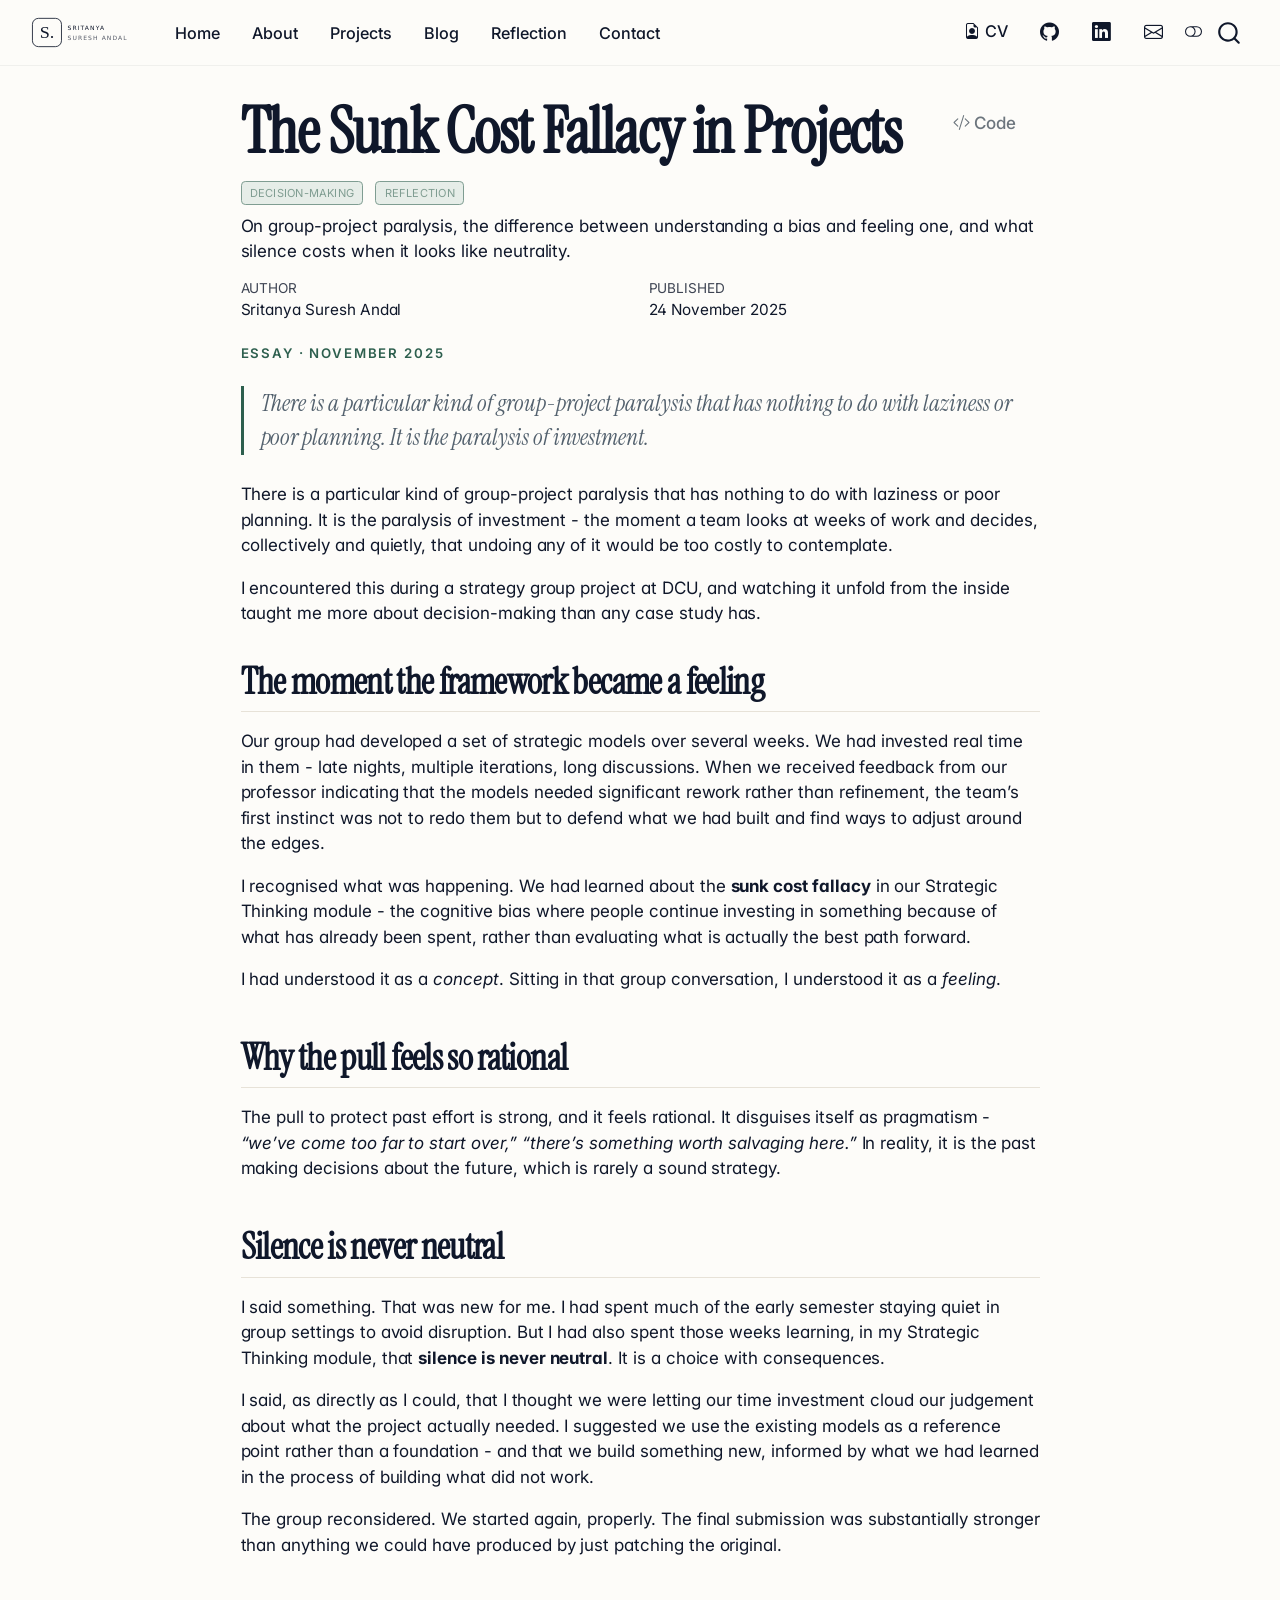
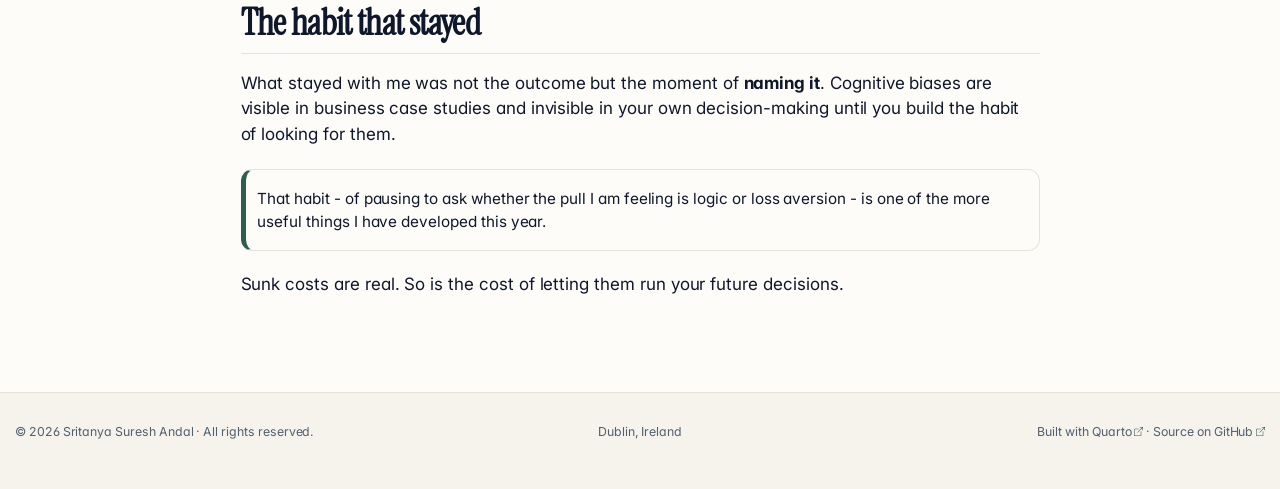
<file: docs/blog/posts/sunk-cost-fallacy.html>
<!DOCTYPE html>
<html xmlns="http://www.w3.org/1999/xhtml" lang="en" xml:lang="en"><head>

<meta charset="utf-8">
<meta name="generator" content="quarto-1.9.36">

<meta name="viewport" content="width=device-width, initial-scale=1.0, user-scalable=yes">

<meta name="author" content="Sritanya Suresh Andal">
<meta name="dcterms.date" content="2025-11-24">
<meta name="description" content="On group-project paralysis, the difference between understanding a bias and feeling one, and what silence costs when it looks like neutrality.">

<title>The Sunk Cost Fallacy in Projects – Sritanya Suresh Andal</title>
<style>
/* Default styles provided by pandoc.
** See https://pandoc.org/MANUAL.html#variables-for-html for config info.
*/
code{white-space: pre-wrap;}
span.smallcaps{font-variant: small-caps;}
div.columns{display: flex; gap: min(4vw, 1.5em);}
div.column{flex: auto; overflow-x: auto;}
div.hanging-indent{margin-left: 1.5em; text-indent: -1.5em;}
ul.task-list{list-style: none;}
ul.task-list li input[type="checkbox"] {
  width: 0.8em;
  margin: 0 0.8em 0.2em -1em; /* quarto-specific, see https://github.com/quarto-dev/quarto-cli/issues/4556 */ 
  vertical-align: middle;
}
/* CSS for syntax highlighting */
html { -webkit-text-size-adjust: 100%; }
pre > code.sourceCode { white-space: pre; position: relative; }
pre > code.sourceCode > span { display: inline-block; line-height: 1.25; }
pre > code.sourceCode > span:empty { height: 1.2em; }
.sourceCode { overflow: visible; }
code.sourceCode > span { color: inherit; text-decoration: inherit; }
div.sourceCode { margin: 1em 0; }
pre.sourceCode { margin: 0; }
@media screen {
div.sourceCode { overflow: auto; }
}
@media print {
pre > code.sourceCode { white-space: pre-wrap; }
pre > code.sourceCode > span { text-indent: -5em; padding-left: 5em; }
}
pre.numberSource code
  { counter-reset: source-line 0; }
pre.numberSource code > span
  { position: relative; left: -4em; counter-increment: source-line; }
pre.numberSource code > span > a:first-child::before
  { content: counter(source-line);
    position: relative; left: -1em; text-align: right; vertical-align: baseline;
    border: none; display: inline-block;
    -webkit-touch-callout: none; -webkit-user-select: none;
    -khtml-user-select: none; -moz-user-select: none;
    -ms-user-select: none; user-select: none;
    padding: 0 4px; width: 4em;
  }
pre.numberSource { margin-left: 3em;  padding-left: 4px; }
div.sourceCode
  {   }
@media screen {
pre > code.sourceCode > span > a:first-child::before { text-decoration: underline; }
}
</style>


<script src="../../site_libs/quarto-nav/quarto-nav.js"></script>
<script src="../../site_libs/clipboard/clipboard.min.js"></script>
<script src="../../site_libs/quarto-search/autocomplete.umd.js"></script>
<script src="../../site_libs/quarto-search/fuse.min.js"></script>
<script src="../../site_libs/quarto-search/quarto-search.js"></script>
<meta name="quarto:offset" content="../../">
<link href="../../images/favicon.svg" rel="icon" type="image/svg+xml">
<script src="../../site_libs/quarto-html/quarto.js" type="module"></script>
<script src="../../site_libs/quarto-html/tabsets/tabsets.js" type="module"></script>
<script src="../../site_libs/quarto-html/popper.min.js"></script>
<script src="../../site_libs/quarto-html/tippy.umd.min.js"></script>
<script src="../../site_libs/quarto-html/anchor.min.js"></script>
<link href="../../site_libs/quarto-html/tippy.css" rel="stylesheet">
<link href="../../site_libs/quarto-html/quarto-syntax-highlighting-32bcf4e57d0af7dfccb6f1c4588847e7.css" rel="stylesheet" class="quarto-color-scheme" id="quarto-text-highlighting-styles">
<link href="../../site_libs/quarto-html/quarto-syntax-highlighting-dark-514bade276ff09a3e1a53576ab5712ac.css" rel="stylesheet" class="quarto-color-scheme quarto-color-alternate" id="quarto-text-highlighting-styles">
<link href="../../site_libs/quarto-html/quarto-syntax-highlighting-32bcf4e57d0af7dfccb6f1c4588847e7.css" rel="stylesheet" class="quarto-color-scheme-extra" id="quarto-text-highlighting-styles">
<script src="../../site_libs/bootstrap/bootstrap.min.js"></script>
<link href="../../site_libs/bootstrap/bootstrap-icons.css" rel="stylesheet">
<link href="../../site_libs/bootstrap/bootstrap-c2e13e178588920f6df60aa18d66e609.min.css" rel="stylesheet" append-hash="true" class="quarto-color-scheme" id="quarto-bootstrap" data-mode="light">
<link href="../../site_libs/bootstrap/bootstrap-dark-9442a386602ddb64aa4a82c0bfe66339.min.css" rel="stylesheet" append-hash="true" class="quarto-color-scheme quarto-color-alternate" id="quarto-bootstrap" data-mode="dark">
<link href="../../site_libs/bootstrap/bootstrap-c2e13e178588920f6df60aa18d66e609.min.css" rel="stylesheet" append-hash="true" class="quarto-color-scheme-extra" id="quarto-bootstrap" data-mode="light">
<script id="quarto-search-options" type="application/json">{
  "location": "navbar",
  "copy-button": false,
  "collapse-after": 3,
  "panel-placement": "end",
  "type": "overlay",
  "limit": 50,
  "keyboard-shortcut": [
    "f",
    "/",
    "s"
  ],
  "language": {
    "search-no-results-text": "No results",
    "search-matching-documents-text": "matching documents",
    "search-copy-link-title": "Copy link to search",
    "search-hide-matches-text": "Hide additional matches",
    "search-more-match-text": "more match in this document",
    "search-more-matches-text": "more matches in this document",
    "search-clear-button-title": "Clear",
    "search-text-placeholder": "",
    "search-detached-cancel-button-title": "Cancel",
    "search-submit-button-title": "Submit",
    "search-label": "Search"
  }
}</script>
<style>html{ scroll-behavior: smooth; }</style>


<meta property="og:title" content="The Sunk Cost Fallacy in Projects – Sritanya Suresh Andal">
<meta property="og:description" content="On group-project paralysis, the difference between understanding a bias and feeling one, and what silence costs when it looks like neutrality.">
<meta property="og:image" content="https://sritanya.github.io/images/blog-sunkcost.svg">
<meta property="og:site_name" content="Sritanya Suresh Andal">
<meta property="og:image:alt" content="Two diverging trend lines representing decision options">
<meta name="twitter:title" content="The Sunk Cost Fallacy in Projects – Sritanya Suresh Andal">
<meta name="twitter:description" content="On group-project paralysis, the difference between understanding a bias and feeling one, and what silence costs when it looks like neutrality.">
<meta name="twitter:image" content="https://sritanya.github.io/images/blog-sunkcost.svg">
<meta name="twitter:image:alt" content="Two diverging trend lines representing decision options">
<meta name="twitter:card" content="summary_large_image">
</head>

<body class="nav-fixed fullcontent quarto-light"><script id="quarto-html-before-body" type="application/javascript">
    const toggleBodyColorMode = (bsSheetEl) => {
      const mode = bsSheetEl.getAttribute("data-mode");
      const bodyEl = window.document.querySelector("body");
      if (mode === "dark") {
        bodyEl.classList.add("quarto-dark");
        bodyEl.classList.remove("quarto-light");
      } else {
        bodyEl.classList.add("quarto-light");
        bodyEl.classList.remove("quarto-dark");
      }
    }
    const toggleBodyColorPrimary = () => {
      const bsSheetEl = window.document.querySelector("link#quarto-bootstrap:not([rel=disabled-stylesheet])");
      if (bsSheetEl) {
        toggleBodyColorMode(bsSheetEl);
      }
    }
    const setColorSchemeToggle = (alternate) => {
      const toggles = window.document.querySelectorAll('.quarto-color-scheme-toggle');
      for (let i=0; i < toggles.length; i++) {
        const toggle = toggles[i];
        if (toggle) {
          if (alternate) {
            toggle.classList.add("alternate");
          } else {
            toggle.classList.remove("alternate");
          }
        }
      }
    };
    const toggleColorMode = (alternate) => {
      // Switch the stylesheets
      const primaryStylesheets = window.document.querySelectorAll('link.quarto-color-scheme:not(.quarto-color-alternate)');
      const alternateStylesheets = window.document.querySelectorAll('link.quarto-color-scheme.quarto-color-alternate');
      manageTransitions('#quarto-margin-sidebar .nav-link', false);
      if (alternate) {
        // note: dark is layered on light, we don't disable primary!
        enableStylesheet(alternateStylesheets);
        for (const sheetNode of alternateStylesheets) {
          if (sheetNode.id === "quarto-bootstrap") {
            toggleBodyColorMode(sheetNode);
          }
        }
      } else {
        disableStylesheet(alternateStylesheets);
        enableStylesheet(primaryStylesheets)
        toggleBodyColorPrimary();
      }
      manageTransitions('#quarto-margin-sidebar .nav-link', true);
      // Switch the toggles
      setColorSchemeToggle(alternate)
      // Hack to workaround the fact that safari doesn't
      // properly recolor the scrollbar when toggling (#1455)
      if (navigator.userAgent.indexOf('Safari') > 0 && navigator.userAgent.indexOf('Chrome') == -1) {
        manageTransitions("body", false);
        window.scrollTo(0, 1);
        setTimeout(() => {
          window.scrollTo(0, 0);
          manageTransitions("body", true);
        }, 40);
      }
    }
    const disableStylesheet = (stylesheets) => {
      for (let i=0; i < stylesheets.length; i++) {
        const stylesheet = stylesheets[i];
        stylesheet.rel = 'disabled-stylesheet';
      }
    }
    const enableStylesheet = (stylesheets) => {
      for (let i=0; i < stylesheets.length; i++) {
        const stylesheet = stylesheets[i];
        if(stylesheet.rel !== 'stylesheet') { // for Chrome, which will still FOUC without this check
          stylesheet.rel = 'stylesheet';
        }
      }
    }
    const manageTransitions = (selector, allowTransitions) => {
      const els = window.document.querySelectorAll(selector);
      for (let i=0; i < els.length; i++) {
        const el = els[i];
        if (allowTransitions) {
          el.classList.remove('notransition');
        } else {
          el.classList.add('notransition');
        }
      }
    }
    const isFileUrl = () => {
      return window.location.protocol === 'file:';
    }
    const hasAlternateSentinel = () => {
      let styleSentinel = getColorSchemeSentinel();
      if (styleSentinel !== null) {
        return styleSentinel === "alternate";
      } else {
        return false;
      }
    }
    const setStyleSentinel = (alternate) => {
      const value = alternate ? "alternate" : "default";
      if (!isFileUrl()) {
        window.localStorage.setItem("quarto-color-scheme", value);
      } else {
        localAlternateSentinel = value;
      }
    }
    const getColorSchemeSentinel = () => {
      if (!isFileUrl()) {
        const storageValue = window.localStorage.getItem("quarto-color-scheme");
        return storageValue != null ? storageValue : localAlternateSentinel;
      } else {
        return localAlternateSentinel;
      }
    }
    const toggleGiscusIfUsed = (isAlternate, darkModeDefault) => {
      const baseTheme = document.querySelector('#giscus-base-theme')?.value ?? 'light';
      const alternateTheme = document.querySelector('#giscus-alt-theme')?.value ?? 'dark';
      let newTheme = '';
      if(authorPrefersDark) {
        newTheme = isAlternate ? baseTheme : alternateTheme;
      } else {
        newTheme = isAlternate ? alternateTheme : baseTheme;
      }
      const changeGiscusTheme = () => {
        // From: https://github.com/giscus/giscus/issues/336
        const sendMessage = (message) => {
          const iframe = document.querySelector('iframe.giscus-frame');
          if (!iframe) return;
          iframe.contentWindow.postMessage({ giscus: message }, 'https://giscus.app');
        }
        sendMessage({
          setConfig: {
            theme: newTheme
          }
        });
      }
      const isGiscussLoaded = window.document.querySelector('iframe.giscus-frame') !== null;
      if (isGiscussLoaded) {
        changeGiscusTheme();
      }
    };
    const authorPrefersDark = false;
    const darkModeDefault = authorPrefersDark;
      document.querySelector('link#quarto-text-highlighting-styles.quarto-color-scheme-extra').rel = 'disabled-stylesheet';
      document.querySelector('link#quarto-bootstrap.quarto-color-scheme-extra').rel = 'disabled-stylesheet';
    let localAlternateSentinel = darkModeDefault ? 'alternate' : 'default';
    // Dark / light mode switch
    window.quartoToggleColorScheme = () => {
      // Read the current dark / light value
      let toAlternate = !hasAlternateSentinel();
      toggleColorMode(toAlternate);
      setStyleSentinel(toAlternate);
      toggleGiscusIfUsed(toAlternate, darkModeDefault);
      window.dispatchEvent(new Event('resize'));
    };
    // Switch to dark mode if need be
    if (hasAlternateSentinel()) {
      toggleColorMode(true);
    } else {
      toggleColorMode(false);
    }
  </script>

<div id="quarto-search-results"></div>
  <header id="quarto-header" class="headroom fixed-top">
    <nav class="navbar navbar-expand-lg " data-bs-theme="dark">
      <div class="navbar-container container-fluid">
      <div class="navbar-brand-container mx-auto">
    <a href="../../index.html" class="navbar-brand navbar-brand-logo">
    <img src="../../images/logo.svg" alt="Sritanya Suresh Andal" class="navbar-logo light-content">
    <img src="../../images/logo.svg" alt="Sritanya Suresh Andal" class="navbar-logo dark-content">
    </a>
  </div>
            <div id="quarto-search" class="" title="Search"></div>
          <button class="navbar-toggler" type="button" data-bs-toggle="collapse" data-bs-target="#navbarCollapse" aria-controls="navbarCollapse" role="menu" aria-expanded="false" aria-label="Toggle navigation" onclick="if (window.quartoToggleHeadroom) { window.quartoToggleHeadroom(); }">
  <span class="navbar-toggler-icon"></span>
</button>
          <div class="collapse navbar-collapse" id="navbarCollapse">
            <ul class="navbar-nav navbar-nav-scroll me-auto">
  <li class="nav-item">
    <a class="nav-link" href="../../index.html"> 
<span class="menu-text">Home</span></a>
  </li>  
  <li class="nav-item">
    <a class="nav-link" href="../../about.html"> 
<span class="menu-text">About</span></a>
  </li>  
  <li class="nav-item">
    <a class="nav-link" href="../../projects/index.html"> 
<span class="menu-text">Projects</span></a>
  </li>  
  <li class="nav-item">
    <a class="nav-link" href="../../blog/index.html"> 
<span class="menu-text">Blog</span></a>
  </li>  
  <li class="nav-item">
    <a class="nav-link" href="../../reflection.html"> 
<span class="menu-text">Reflection</span></a>
  </li>  
  <li class="nav-item">
    <a class="nav-link" href="../../contact.html"> 
<span class="menu-text">Contact</span></a>
  </li>  
</ul>
            <ul class="navbar-nav navbar-nav-scroll ms-auto">
  <li class="nav-item">
    <a class="nav-link" href="../../cv/SritanyaSureshAndal_CV.pdf" target="_blank"> <i class="bi bi-file-earmark-person" role="img">
</i> 
<span class="menu-text">CV</span></a>
  </li>  
  <li class="nav-item compact">
    <a class="nav-link" href="https://github.com/sritanya-sureshandal" target="_blank"> <i class="bi bi-github" role="img" aria-label="GitHub">
</i> 
<span class="menu-text"></span></a>
  </li>  
  <li class="nav-item compact">
    <a class="nav-link" href="https://www.linkedin.com/in/sritanyasureshandal" target="_blank"> <i class="bi bi-linkedin" role="img" aria-label="LinkedIn">
</i> 
<span class="menu-text"></span></a>
  </li>  
  <li class="nav-item compact">
    <a class="nav-link" href="mailto:sritanyaandalsuresh@gmail.com"> <i class="bi bi-envelope" role="img" aria-label="Email">
</i> 
<span class="menu-text"></span></a>
  </li>  
</ul>
          </div> <!-- /navcollapse -->
            <div class="quarto-navbar-tools">
  <a href="" class="quarto-color-scheme-toggle quarto-navigation-tool  px-1" onclick="window.quartoToggleColorScheme(); return false;" title="Toggle dark mode"><i class="bi"></i></a>
</div>
      </div> <!-- /container-fluid -->
    </nav>
</header>
<!-- content -->
<div id="quarto-content" class="quarto-container page-columns page-rows-contents page-layout-article page-navbar">
<!-- sidebar -->
<!-- margin-sidebar -->
    
<!-- main -->
<main class="content" id="quarto-document-content">


<header id="title-block-header" class="quarto-title-block default">
<div class="quarto-title">
<div class="quarto-title-block"><div><h1 class="title">The Sunk Cost Fallacy in Projects</h1><button type="button" class="btn code-tools-button" id="quarto-code-tools-source"><i class="bi"></i> Code</button></div></div>
  <div class="quarto-categories">
    <div class="quarto-category">Decision-Making</div>
    <div class="quarto-category">Reflection</div>
  </div>
  </div>

<div>
  <div class="description">
    On group-project paralysis, the difference between understanding a bias and feeling one, and what silence costs when it looks like neutrality.
  </div>
</div>


<div class="quarto-title-meta">

    <div>
    <div class="quarto-title-meta-heading">Author</div>
    <div class="quarto-title-meta-contents">
             <p>Sritanya Suresh Andal </p>
          </div>
  </div>
    
    <div>
    <div class="quarto-title-meta-heading">Published</div>
    <div class="quarto-title-meta-contents">
      <p class="date">24 November 2025</p>
    </div>
  </div>
  
    
  </div>
  


</header>


<p><span class="kicker">Essay · November 2025</span></p>
<div class="lede">
<p>There is a particular kind of group-project paralysis that has nothing to do with laziness or poor planning. It is the paralysis of <em>investment</em>.</p>
</div>
<p>There is a particular kind of group-project paralysis that has nothing to do with laziness or poor planning. It is the paralysis of investment - the moment a team looks at weeks of work and decides, collectively and quietly, that undoing any of it would be too costly to contemplate.</p>
<p>I encountered this during a strategy group project at DCU, and watching it unfold from the inside taught me more about decision-making than any case study has.</p>
<section id="the-moment-the-framework-became-a-feeling" class="level2">
<h2 class="anchored" data-anchor-id="the-moment-the-framework-became-a-feeling">The moment the framework became a feeling</h2>
<p>Our group had developed a set of strategic models over several weeks. We had invested real time in them - late nights, multiple iterations, long discussions. When we received feedback from our professor indicating that the models needed significant rework rather than refinement, the team’s first instinct was not to redo them but to defend what we had built and find ways to adjust around the edges.</p>
<p>I recognised what was happening. We had learned about the <strong>sunk cost fallacy</strong> in our Strategic Thinking module - the cognitive bias where people continue investing in something because of what has already been spent, rather than evaluating what is actually the best path forward.</p>
<p>I had understood it as a <em>concept</em>. Sitting in that group conversation, I understood it as a <em>feeling</em>.</p>
</section>
<section id="why-the-pull-feels-so-rational" class="level2">
<h2 class="anchored" data-anchor-id="why-the-pull-feels-so-rational">Why the pull feels so rational</h2>
<p>The pull to protect past effort is strong, and it feels rational. It disguises itself as pragmatism - <em>“we’ve come too far to start over,” “there’s something worth salvaging here.”</em> In reality, it is the past making decisions about the future, which is rarely a sound strategy.</p>
</section>
<section id="silence-is-never-neutral" class="level2">
<h2 class="anchored" data-anchor-id="silence-is-never-neutral">Silence is never neutral</h2>
<p>I said something. That was new for me. I had spent much of the early semester staying quiet in group settings to avoid disruption. But I had also spent those weeks learning, in my Strategic Thinking module, that <strong>silence is never neutral</strong>. It is a choice with consequences.</p>
<p>I said, as directly as I could, that I thought we were letting our time investment cloud our judgement about what the project actually needed. I suggested we use the existing models as a reference point rather than a foundation - and that we build something new, informed by what we had learned in the process of building what did not work.</p>
<p>The group reconsidered. We started again, properly. The final submission was substantially stronger than anything we could have produced by just patching the original.</p>
</section>
<section id="the-habit-that-stayed" class="level2">
<h2 class="anchored" data-anchor-id="the-habit-that-stayed">The habit that stayed</h2>
<p>What stayed with me was not the outcome but the moment of <strong>naming it</strong>. Cognitive biases are visible in business case studies and invisible in your own decision-making until you build the habit of looking for them.</p>
<div class="callout callout-style-simple callout-note no-icon">
<div class="callout-body d-flex">
<div class="callout-icon-container">
<i class="callout-icon no-icon"></i>
</div>
<div class="callout-body-container">
<p>That habit - of pausing to ask whether the pull I am feeling is logic or loss aversion - is one of the more useful things I have developed this year.</p>
</div>
</div>
</div>
<p>Sunk costs are real. So is the cost of letting them run your future decisions.</p>


<!-- -->

</section>

<a onclick="window.scrollTo(0, 0); return false;" role="button" id="quarto-back-to-top"><i class="bi bi-arrow-up"></i> Back to top</a></main> <!-- /main -->
<script id="quarto-html-after-body" type="application/javascript">
  window.document.addEventListener("DOMContentLoaded", function (event) {
    // Ensure there is a toggle, if there isn't float one in the top right
    if (window.document.querySelector('.quarto-color-scheme-toggle') === null) {
      const a = window.document.createElement('a');
      a.classList.add('top-right');
      a.classList.add('quarto-color-scheme-toggle');
      a.href = "";
      a.onclick = function() { try { window.quartoToggleColorScheme(); } catch {} return false; };
      const i = window.document.createElement("i");
      i.classList.add('bi');
      a.appendChild(i);
      window.document.body.appendChild(a);
    }
    setColorSchemeToggle(hasAlternateSentinel())
    const icon = "";
    const anchorJS = new window.AnchorJS();
    anchorJS.options = {
      placement: 'right',
      icon: icon
    };
    anchorJS.add('.anchored');
    const isCodeAnnotation = (el) => {
      for (const clz of el.classList) {
        if (clz.startsWith('code-annotation-')) {                     
          return true;
        }
      }
      return false;
    }
    const onCopySuccess = function(e) {
      // button target
      const button = e.trigger;
      // don't keep focus
      button.blur();
      // flash "checked"
      button.classList.add('code-copy-button-checked');
      var currentTitle = button.getAttribute("title");
      button.setAttribute("title", "Copied!");
      let tooltip;
      if (window.bootstrap) {
        button.setAttribute("data-bs-toggle", "tooltip");
        button.setAttribute("data-bs-placement", "left");
        button.setAttribute("data-bs-title", "Copied!");
        tooltip = new bootstrap.Tooltip(button, 
          { trigger: "manual", 
            customClass: "code-copy-button-tooltip",
            offset: [0, -8]});
        tooltip.show();    
      }
      setTimeout(function() {
        if (tooltip) {
          tooltip.hide();
          button.removeAttribute("data-bs-title");
          button.removeAttribute("data-bs-toggle");
          button.removeAttribute("data-bs-placement");
        }
        button.setAttribute("title", currentTitle);
        button.classList.remove('code-copy-button-checked');
      }, 1000);
      // clear code selection
      e.clearSelection();
    }
    const getTextToCopy = function(trigger) {
      const outerScaffold = trigger.parentElement.cloneNode(true);
      const codeEl = outerScaffold.querySelector('code');
      for (const childEl of codeEl.children) {
        if (isCodeAnnotation(childEl)) {
          childEl.remove();
        }
      }
      return codeEl.innerText;
    }
    const clipboard = new window.ClipboardJS('.code-copy-button:not([data-in-quarto-modal])', {
      text: getTextToCopy
    });
    clipboard.on('success', onCopySuccess);
    if (window.document.getElementById('quarto-embedded-source-code-modal')) {
      const clipboardModal = new window.ClipboardJS('.code-copy-button[data-in-quarto-modal]', {
        text: getTextToCopy,
        container: window.document.getElementById('quarto-embedded-source-code-modal')
      });
      clipboardModal.on('success', onCopySuccess);
    }
    const viewSource = window.document.getElementById('quarto-view-source') ||
                       window.document.getElementById('quarto-code-tools-source');
    if (viewSource) {
      const sourceUrl = viewSource.getAttribute("data-quarto-source-url");
      viewSource.addEventListener("click", function(e) {
        if (sourceUrl) {
          // rstudio viewer pane
          if (/\bcapabilities=\b/.test(window.location)) {
            window.open(sourceUrl);
          } else {
            window.location.href = sourceUrl;
          }
        } else {
          const modal = new bootstrap.Modal(document.getElementById('quarto-embedded-source-code-modal'));
          modal.show();
        }
        return false;
      });
    }
    function toggleCodeHandler(show) {
      return function(e) {
        const detailsSrc = window.document.querySelectorAll(".cell > details > .sourceCode");
        for (let i=0; i<detailsSrc.length; i++) {
          const details = detailsSrc[i].parentElement;
          if (show) {
            details.open = true;
          } else {
            details.removeAttribute("open");
          }
        }
        const cellCodeDivs = window.document.querySelectorAll(".cell > .sourceCode");
        const fromCls = show ? "hidden" : "unhidden";
        const toCls = show ? "unhidden" : "hidden";
        for (let i=0; i<cellCodeDivs.length; i++) {
          const codeDiv = cellCodeDivs[i];
          if (codeDiv.classList.contains(fromCls)) {
            codeDiv.classList.remove(fromCls);
            codeDiv.classList.add(toCls);
          } 
        }
        return false;
      }
    }
    const hideAllCode = window.document.getElementById("quarto-hide-all-code");
    if (hideAllCode) {
      hideAllCode.addEventListener("click", toggleCodeHandler(false));
    }
    const showAllCode = window.document.getElementById("quarto-show-all-code");
    if (showAllCode) {
      showAllCode.addEventListener("click", toggleCodeHandler(true));
    }
      var localhostRegex = new RegExp(/^(?:http|https):\/\/localhost\:?[0-9]*\//);
      var mailtoRegex = new RegExp(/^mailto:/);
        var filterRegex = new RegExp("https:\/\/sritanya\.github\.io");
      var isInternal = (href) => {
          return filterRegex.test(href) || localhostRegex.test(href) || mailtoRegex.test(href);
      }
      // Inspect non-navigation links and adorn them if external
     var links = window.document.querySelectorAll('a[href]:not(.nav-link):not(.navbar-brand):not(.toc-action):not(.sidebar-link):not(.sidebar-item-toggle):not(.pagination-link):not(.no-external):not([aria-hidden]):not(.dropdown-item):not(.quarto-navigation-tool):not(.about-link)');
      for (var i=0; i<links.length; i++) {
        const link = links[i];
        if (!isInternal(link.href)) {
          // undo the damage that might have been done by quarto-nav.js in the case of
          // links that we want to consider external
          if (link.dataset.originalHref !== undefined) {
            link.href = link.dataset.originalHref;
          }
            // target, if specified
            link.setAttribute("target", "_blank");
            if (link.getAttribute("rel") === null) {
              link.setAttribute("rel", "noopener");
            }
            // default icon
            link.classList.add("external");
        }
      }
    function tippyHover(el, contentFn, onTriggerFn, onUntriggerFn) {
      const config = {
        allowHTML: true,
        maxWidth: 500,
        delay: 100,
        arrow: false,
        appendTo: function(el) {
            return el.parentElement;
        },
        interactive: true,
        interactiveBorder: 10,
        theme: 'quarto',
        placement: 'bottom-start',
      };
      if (contentFn) {
        config.content = contentFn;
      }
      if (onTriggerFn) {
        config.onTrigger = onTriggerFn;
      }
      if (onUntriggerFn) {
        config.onUntrigger = onUntriggerFn;
      }
      window.tippy(el, config); 
    }
    const noterefs = window.document.querySelectorAll('a[role="doc-noteref"]');
    for (var i=0; i<noterefs.length; i++) {
      const ref = noterefs[i];
      tippyHover(ref, function() {
        // use id or data attribute instead here
        let href = ref.getAttribute('data-footnote-href') || ref.getAttribute('href');
        try { href = new URL(href).hash; } catch {}
        const id = href.replace(/^#\/?/, "");
        const note = window.document.getElementById(id);
        if (note) {
          return note.innerHTML;
        } else {
          return "";
        }
      });
    }
    const xrefs = window.document.querySelectorAll('a.quarto-xref');
    const processXRef = (id, note) => {
      // Strip column container classes
      const stripColumnClz = (el) => {
        el.classList.remove("page-full", "page-columns");
        if (el.children) {
          for (const child of el.children) {
            stripColumnClz(child);
          }
        }
      }
      stripColumnClz(note)
      if (id === null || id.startsWith('sec-')) {
        // Special case sections, only their first couple elements
        const container = document.createElement("div");
        if (note.children && note.children.length > 2) {
          container.appendChild(note.children[0].cloneNode(true));
          for (let i = 1; i < note.children.length; i++) {
            const child = note.children[i];
            if (child.tagName === "P" && child.innerText === "") {
              continue;
            } else {
              container.appendChild(child.cloneNode(true));
              break;
            }
          }
          if (window.Quarto?.typesetMath) {
            window.Quarto.typesetMath(container);
          }
          return container.innerHTML
        } else {
          if (window.Quarto?.typesetMath) {
            window.Quarto.typesetMath(note);
          }
          return note.innerHTML;
        }
      } else {
        // Remove any anchor links if they are present
        const anchorLink = note.querySelector('a.anchorjs-link');
        if (anchorLink) {
          anchorLink.remove();
        }
        if (window.Quarto?.typesetMath) {
          window.Quarto.typesetMath(note);
        }
        if (note.classList.contains("callout")) {
          return note.outerHTML;
        } else {
          return note.innerHTML;
        }
      }
    }
    for (var i=0; i<xrefs.length; i++) {
      const xref = xrefs[i];
      tippyHover(xref, undefined, function(instance) {
        instance.disable();
        let url = xref.getAttribute('href');
        let hash = undefined; 
        if (url.startsWith('#')) {
          hash = url;
        } else {
          try { hash = new URL(url).hash; } catch {}
        }
        if (hash) {
          const id = hash.replace(/^#\/?/, "");
          const note = window.document.getElementById(id);
          if (note !== null) {
            try {
              const html = processXRef(id, note.cloneNode(true));
              instance.setContent(html);
            } finally {
              instance.enable();
              instance.show();
            }
          } else {
            // See if we can fetch this
            fetch(url.split('#')[0])
            .then(res => res.text())
            .then(html => {
              const parser = new DOMParser();
              const htmlDoc = parser.parseFromString(html, "text/html");
              const note = htmlDoc.getElementById(id);
              if (note !== null) {
                const html = processXRef(id, note);
                instance.setContent(html);
              } 
            }).finally(() => {
              instance.enable();
              instance.show();
            });
          }
        } else {
          // See if we can fetch a full url (with no hash to target)
          // This is a special case and we should probably do some content thinning / targeting
          fetch(url)
          .then(res => res.text())
          .then(html => {
            const parser = new DOMParser();
            const htmlDoc = parser.parseFromString(html, "text/html");
            const note = htmlDoc.querySelector('main.content');
            if (note !== null) {
              // This should only happen for chapter cross references
              // (since there is no id in the URL)
              // remove the first header
              if (note.children.length > 0 && note.children[0].tagName === "HEADER") {
                note.children[0].remove();
              }
              const html = processXRef(null, note);
              instance.setContent(html);
            } 
          }).finally(() => {
            instance.enable();
            instance.show();
          });
        }
      }, function(instance) {
      });
    }
        let selectedAnnoteEl;
        const selectorForAnnotation = ( cell, annotation) => {
          let cellAttr = 'data-code-cell="' + cell + '"';
          let lineAttr = 'data-code-annotation="' +  annotation + '"';
          const selector = 'span[' + cellAttr + '][' + lineAttr + ']';
          return selector;
        }
        const selectCodeLines = (annoteEl) => {
          const doc = window.document;
          const targetCell = annoteEl.getAttribute("data-target-cell");
          const targetAnnotation = annoteEl.getAttribute("data-target-annotation");
          const annoteSpan = window.document.querySelector(selectorForAnnotation(targetCell, targetAnnotation));
          const lines = annoteSpan.getAttribute("data-code-lines").split(",");
          const lineIds = lines.map((line) => {
            return targetCell + "-" + line;
          })
          let top = null;
          let height = null;
          let parent = null;
          if (lineIds.length > 0) {
              //compute the position of the single el (top and bottom and make a div)
              const el = window.document.getElementById(lineIds[0]);
              top = el.offsetTop;
              height = el.offsetHeight;
              parent = el.parentElement.parentElement;
            if (lineIds.length > 1) {
              const lastEl = window.document.getElementById(lineIds[lineIds.length - 1]);
              const bottom = lastEl.offsetTop + lastEl.offsetHeight;
              height = bottom - top;
            }
            if (top !== null && height !== null && parent !== null) {
              // cook up a div (if necessary) and position it 
              let div = window.document.getElementById("code-annotation-line-highlight");
              if (div === null) {
                div = window.document.createElement("div");
                div.setAttribute("id", "code-annotation-line-highlight");
                div.style.position = 'absolute';
                parent.appendChild(div);
              }
              div.style.top = top - 2 + "px";
              div.style.height = height + 4 + "px";
              div.style.left = 0;
              let gutterDiv = window.document.getElementById("code-annotation-line-highlight-gutter");
              if (gutterDiv === null) {
                gutterDiv = window.document.createElement("div");
                gutterDiv.setAttribute("id", "code-annotation-line-highlight-gutter");
                gutterDiv.style.position = 'absolute';
                const codeCell = window.document.getElementById(targetCell);
                const gutter = codeCell.querySelector('.code-annotation-gutter');
                gutter.appendChild(gutterDiv);
              }
              gutterDiv.style.top = top - 2 + "px";
              gutterDiv.style.height = height + 4 + "px";
            }
            selectedAnnoteEl = annoteEl;
          }
        };
        const unselectCodeLines = () => {
          const elementsIds = ["code-annotation-line-highlight", "code-annotation-line-highlight-gutter"];
          elementsIds.forEach((elId) => {
            const div = window.document.getElementById(elId);
            if (div) {
              div.remove();
            }
          });
          selectedAnnoteEl = undefined;
        };
          // Handle positioning of the toggle
      window.addEventListener(
        "resize",
        throttle(() => {
          elRect = undefined;
          if (selectedAnnoteEl) {
            selectCodeLines(selectedAnnoteEl);
          }
        }, 10)
      );
      function throttle(fn, ms) {
      let throttle = false;
      let timer;
        return (...args) => {
          if(!throttle) { // first call gets through
              fn.apply(this, args);
              throttle = true;
          } else { // all the others get throttled
              if(timer) clearTimeout(timer); // cancel #2
              timer = setTimeout(() => {
                fn.apply(this, args);
                timer = throttle = false;
              }, ms);
          }
        };
      }
        // Attach click handler to the DT
        const annoteDls = window.document.querySelectorAll('dt[data-target-cell]');
        for (const annoteDlNode of annoteDls) {
          annoteDlNode.addEventListener('click', (event) => {
            const clickedEl = event.target;
            if (clickedEl !== selectedAnnoteEl) {
              unselectCodeLines();
              const activeEl = window.document.querySelector('dt[data-target-cell].code-annotation-active');
              if (activeEl) {
                activeEl.classList.remove('code-annotation-active');
              }
              selectCodeLines(clickedEl);
              clickedEl.classList.add('code-annotation-active');
            } else {
              // Unselect the line
              unselectCodeLines();
              clickedEl.classList.remove('code-annotation-active');
            }
          });
        }
    const findCites = (el) => {
      const parentEl = el.parentElement;
      if (parentEl) {
        const cites = parentEl.dataset.cites;
        if (cites) {
          return {
            el,
            cites: cites.split(' ')
          };
        } else {
          return findCites(el.parentElement)
        }
      } else {
        return undefined;
      }
    };
    var bibliorefs = window.document.querySelectorAll('a[role="doc-biblioref"]');
    for (var i=0; i<bibliorefs.length; i++) {
      const ref = bibliorefs[i];
      const citeInfo = findCites(ref);
      if (citeInfo) {
        tippyHover(citeInfo.el, function() {
          var popup = window.document.createElement('div');
          citeInfo.cites.forEach(function(cite) {
            var citeDiv = window.document.createElement('div');
            citeDiv.classList.add('hanging-indent');
            citeDiv.classList.add('csl-entry');
            var biblioDiv = window.document.getElementById('ref-' + cite);
            if (biblioDiv) {
              citeDiv.innerHTML = biblioDiv.innerHTML;
            }
            popup.appendChild(citeDiv);
          });
          return popup.innerHTML;
        });
      }
    }
  });
  </script><div class="modal fade" id="quarto-embedded-source-code-modal" tabindex="-1" aria-labelledby="quarto-embedded-source-code-modal-label" aria-hidden="true"><div class="modal-dialog modal-dialog-scrollable"><div class="modal-content"><div class="modal-header"><h5 class="modal-title" id="quarto-embedded-source-code-modal-label">Source Code</h5><button class="btn-close" data-bs-dismiss="modal"></button></div><div class="modal-body"><div class="">
<div class="code-copy-outer-scaffold"><div class="sourceCode" id="cb1" data-shortcodes="false"><pre class="sourceCode markdown code-with-copy"><code class="sourceCode markdown"><span id="cb1-1"><a href="#cb1-1" aria-hidden="true" tabindex="-1"></a><span class="co">---</span></span>
<span id="cb1-2"><a href="#cb1-2" aria-hidden="true" tabindex="-1"></a><span class="an">title:</span><span class="co"> "The Sunk Cost Fallacy in Projects"</span></span>
<span id="cb1-3"><a href="#cb1-3" aria-hidden="true" tabindex="-1"></a><span class="an">description:</span><span class="co"> "On group-project paralysis, the difference between understanding a bias and feeling one, and what silence costs when it looks like neutrality."</span></span>
<span id="cb1-4"><a href="#cb1-4" aria-hidden="true" tabindex="-1"></a><span class="an">author:</span><span class="co"> "Sritanya Suresh Andal"</span></span>
<span id="cb1-5"><a href="#cb1-5" aria-hidden="true" tabindex="-1"></a><span class="an">date:</span><span class="co"> "2025-11-24"</span></span>
<span id="cb1-6"><a href="#cb1-6" aria-hidden="true" tabindex="-1"></a><span class="an">date-format:</span><span class="co"> "D MMMM YYYY"</span></span>
<span id="cb1-7"><a href="#cb1-7" aria-hidden="true" tabindex="-1"></a><span class="an">image:</span><span class="co"> ../../images/blog-sunkcost.svg</span></span>
<span id="cb1-8"><a href="#cb1-8" aria-hidden="true" tabindex="-1"></a><span class="an">image-alt:</span><span class="co"> "Two diverging trend lines representing decision options"</span></span>
<span id="cb1-9"><a href="#cb1-9" aria-hidden="true" tabindex="-1"></a><span class="an">categories:</span><span class="co"> [Decision-Making, Reflection]</span></span>
<span id="cb1-10"><a href="#cb1-10" aria-hidden="true" tabindex="-1"></a><span class="an">reading-time:</span><span class="co"> true</span></span>
<span id="cb1-11"><a href="#cb1-11" aria-hidden="true" tabindex="-1"></a><span class="an">toc:</span><span class="co"> false</span></span>
<span id="cb1-12"><a href="#cb1-12" aria-hidden="true" tabindex="-1"></a><span class="co">---</span></span>
<span id="cb1-13"><a href="#cb1-13" aria-hidden="true" tabindex="-1"></a></span>
<span id="cb1-14"><a href="#cb1-14" aria-hidden="true" tabindex="-1"></a><span class="co">[</span><span class="ot">Essay · November 2025</span><span class="co">]</span>{.kicker}</span>
<span id="cb1-15"><a href="#cb1-15" aria-hidden="true" tabindex="-1"></a></span>
<span id="cb1-16"><a href="#cb1-16" aria-hidden="true" tabindex="-1"></a>::: {.lede}</span>
<span id="cb1-17"><a href="#cb1-17" aria-hidden="true" tabindex="-1"></a>There is a particular kind of group-project paralysis that has nothing to do with laziness or poor planning. It is the paralysis of *investment*.</span>
<span id="cb1-18"><a href="#cb1-18" aria-hidden="true" tabindex="-1"></a>:::</span>
<span id="cb1-19"><a href="#cb1-19" aria-hidden="true" tabindex="-1"></a></span>
<span id="cb1-20"><a href="#cb1-20" aria-hidden="true" tabindex="-1"></a>There is a particular kind of group-project paralysis that has nothing to do with laziness or poor planning. It is the paralysis of investment - the moment a team looks at weeks of work and decides, collectively and quietly, that undoing any of it would be too costly to contemplate.</span>
<span id="cb1-21"><a href="#cb1-21" aria-hidden="true" tabindex="-1"></a></span>
<span id="cb1-22"><a href="#cb1-22" aria-hidden="true" tabindex="-1"></a>I encountered this during a strategy group project at DCU, and watching it unfold from the inside taught me more about decision-making than any case study has.</span>
<span id="cb1-23"><a href="#cb1-23" aria-hidden="true" tabindex="-1"></a></span>
<span id="cb1-24"><a href="#cb1-24" aria-hidden="true" tabindex="-1"></a><span class="fu">## The moment the framework became a feeling</span></span>
<span id="cb1-25"><a href="#cb1-25" aria-hidden="true" tabindex="-1"></a></span>
<span id="cb1-26"><a href="#cb1-26" aria-hidden="true" tabindex="-1"></a>Our group had developed a set of strategic models over several weeks. We had invested real time in them - late nights, multiple iterations, long discussions. When we received feedback from our professor indicating that the models needed significant rework rather than refinement, the team's first instinct was not to redo them but to defend what we had built and find ways to adjust around the edges.</span>
<span id="cb1-27"><a href="#cb1-27" aria-hidden="true" tabindex="-1"></a></span>
<span id="cb1-28"><a href="#cb1-28" aria-hidden="true" tabindex="-1"></a>I recognised what was happening. We had learned about the **sunk cost fallacy** in our Strategic Thinking module - the cognitive bias where people continue investing in something because of what has already been spent, rather than evaluating what is actually the best path forward.</span>
<span id="cb1-29"><a href="#cb1-29" aria-hidden="true" tabindex="-1"></a></span>
<span id="cb1-30"><a href="#cb1-30" aria-hidden="true" tabindex="-1"></a>I had understood it as a *concept*. Sitting in that group conversation, I understood it as a *feeling*.</span>
<span id="cb1-31"><a href="#cb1-31" aria-hidden="true" tabindex="-1"></a></span>
<span id="cb1-32"><a href="#cb1-32" aria-hidden="true" tabindex="-1"></a><span class="fu">## Why the pull feels so rational</span></span>
<span id="cb1-33"><a href="#cb1-33" aria-hidden="true" tabindex="-1"></a></span>
<span id="cb1-34"><a href="#cb1-34" aria-hidden="true" tabindex="-1"></a>The pull to protect past effort is strong, and it feels rational. It disguises itself as pragmatism - *"we've come too far to start over," "there's something worth salvaging here."* In reality, it is the past making decisions about the future, which is rarely a sound strategy.</span>
<span id="cb1-35"><a href="#cb1-35" aria-hidden="true" tabindex="-1"></a></span>
<span id="cb1-36"><a href="#cb1-36" aria-hidden="true" tabindex="-1"></a><span class="fu">## Silence is never neutral</span></span>
<span id="cb1-37"><a href="#cb1-37" aria-hidden="true" tabindex="-1"></a></span>
<span id="cb1-38"><a href="#cb1-38" aria-hidden="true" tabindex="-1"></a>I said something. That was new for me. I had spent much of the early semester staying quiet in group settings to avoid disruption. But I had also spent those weeks learning, in my Strategic Thinking module, that **silence is never neutral**. It is a choice with consequences.</span>
<span id="cb1-39"><a href="#cb1-39" aria-hidden="true" tabindex="-1"></a></span>
<span id="cb1-40"><a href="#cb1-40" aria-hidden="true" tabindex="-1"></a>I said, as directly as I could, that I thought we were letting our time investment cloud our judgement about what the project actually needed. I suggested we use the existing models as a reference point rather than a foundation - and that we build something new, informed by what we had learned in the process of building what did not work.</span>
<span id="cb1-41"><a href="#cb1-41" aria-hidden="true" tabindex="-1"></a></span>
<span id="cb1-42"><a href="#cb1-42" aria-hidden="true" tabindex="-1"></a>The group reconsidered. We started again, properly. The final submission was substantially stronger than anything we could have produced by just patching the original.</span>
<span id="cb1-43"><a href="#cb1-43" aria-hidden="true" tabindex="-1"></a></span>
<span id="cb1-44"><a href="#cb1-44" aria-hidden="true" tabindex="-1"></a><span class="fu">## The habit that stayed</span></span>
<span id="cb1-45"><a href="#cb1-45" aria-hidden="true" tabindex="-1"></a></span>
<span id="cb1-46"><a href="#cb1-46" aria-hidden="true" tabindex="-1"></a>What stayed with me was not the outcome but the moment of **naming it**. Cognitive biases are visible in business case studies and invisible in your own decision-making until you build the habit of looking for them.</span>
<span id="cb1-47"><a href="#cb1-47" aria-hidden="true" tabindex="-1"></a></span>
<span id="cb1-48"><a href="#cb1-48" aria-hidden="true" tabindex="-1"></a>::: {.callout-note appearance="simple" icon=false}</span>
<span id="cb1-49"><a href="#cb1-49" aria-hidden="true" tabindex="-1"></a>That habit - of pausing to ask whether the pull I am feeling is logic or loss aversion - is one of the more useful things I have developed this year.</span>
<span id="cb1-50"><a href="#cb1-50" aria-hidden="true" tabindex="-1"></a>:::</span>
<span id="cb1-51"><a href="#cb1-51" aria-hidden="true" tabindex="-1"></a></span>
<span id="cb1-52"><a href="#cb1-52" aria-hidden="true" tabindex="-1"></a>Sunk costs are real. So is the cost of letting them run your future decisions.</span></code></pre></div><button title="Copy to Clipboard" class="code-copy-button" data-in-quarto-modal=""><i class="bi"></i></button></div>
</div></div></div></div></div>
</div> <!-- /content -->
<footer class="footer">
  <div class="nav-footer">
    <div class="nav-footer-left">
<p>© 2026 Sritanya Suresh Andal · All rights reserved.</p>
</div>   
    <div class="nav-footer-center">
<p>Dublin, Ireland</p>
</div>
    <div class="nav-footer-right">
<p>Built with <a href="https://quarto.org">Quarto</a> · <a href="https://github.com/sritanya-sureshandal">Source on GitHub</a></p>
</div>
  </div>
</footer>




<script src="../../site_libs/quarto-html/zenscroll-min.js"></script>
</body></html>
</file>
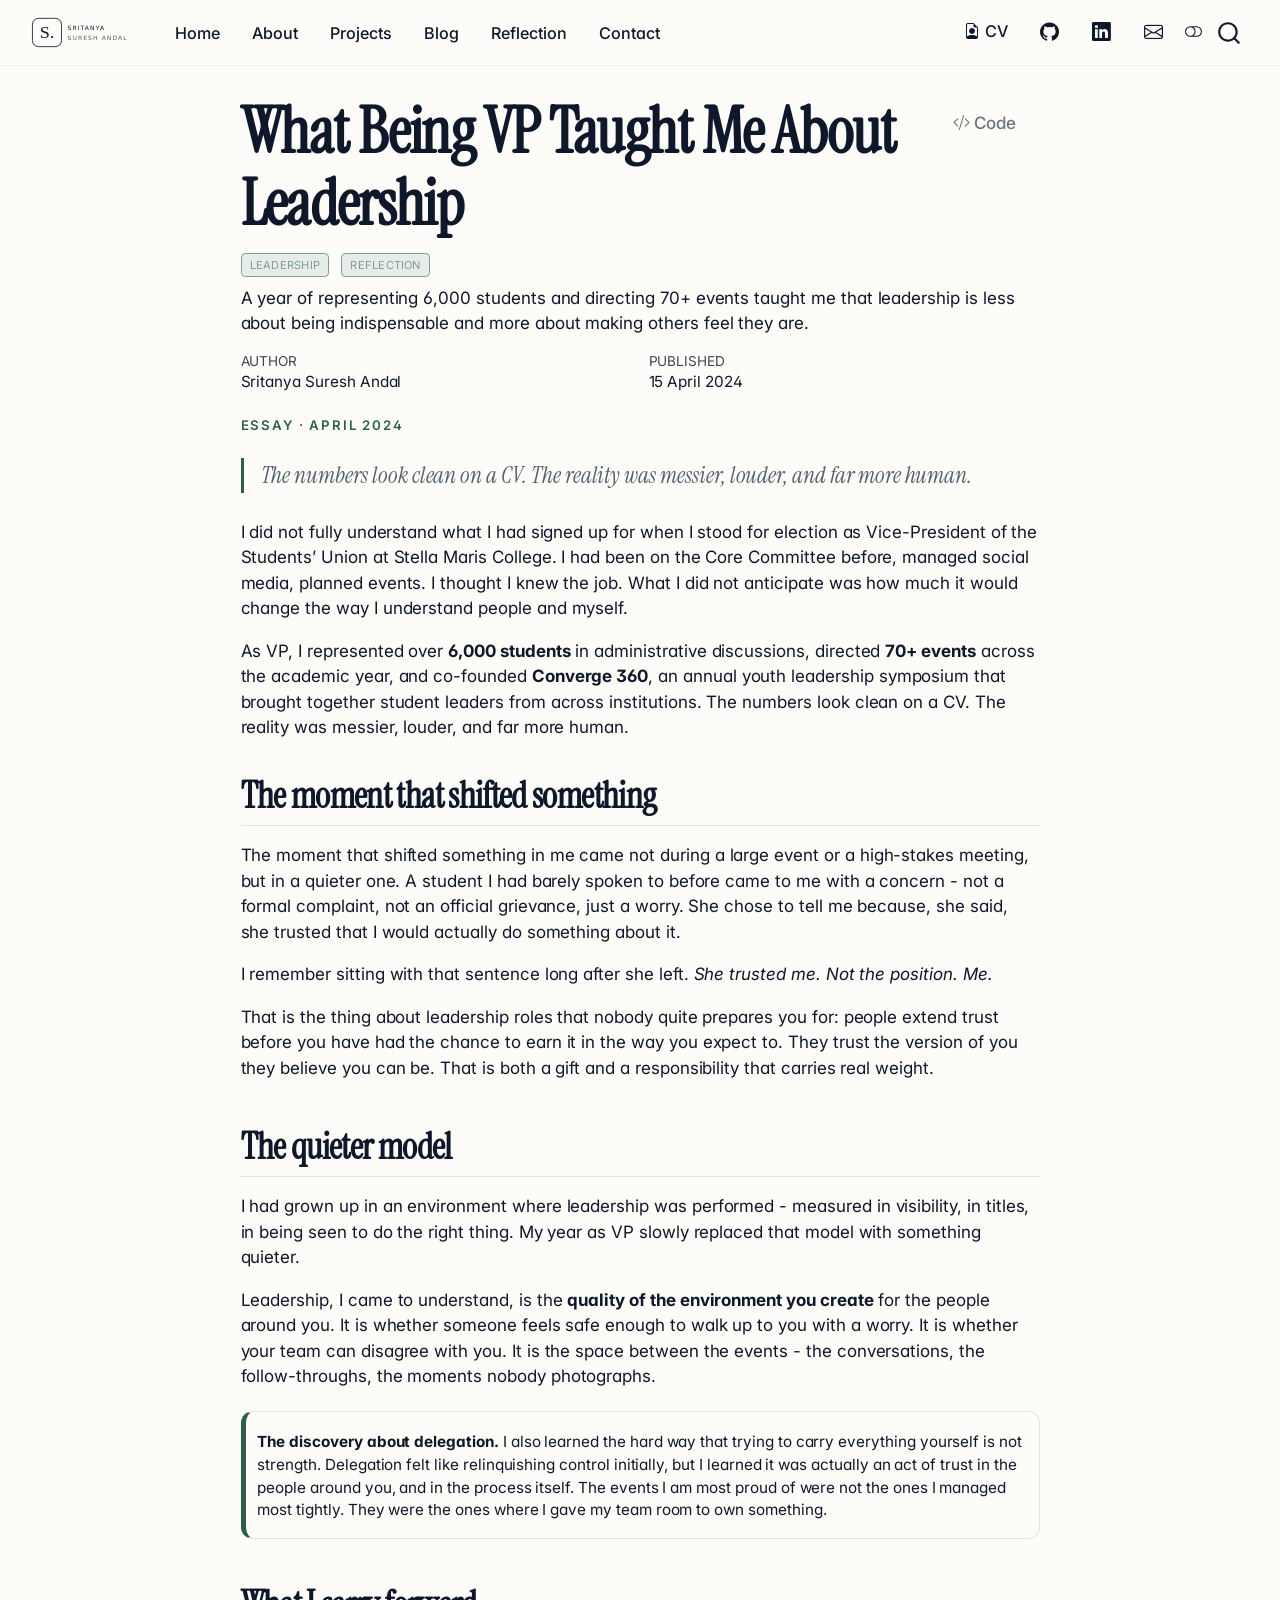
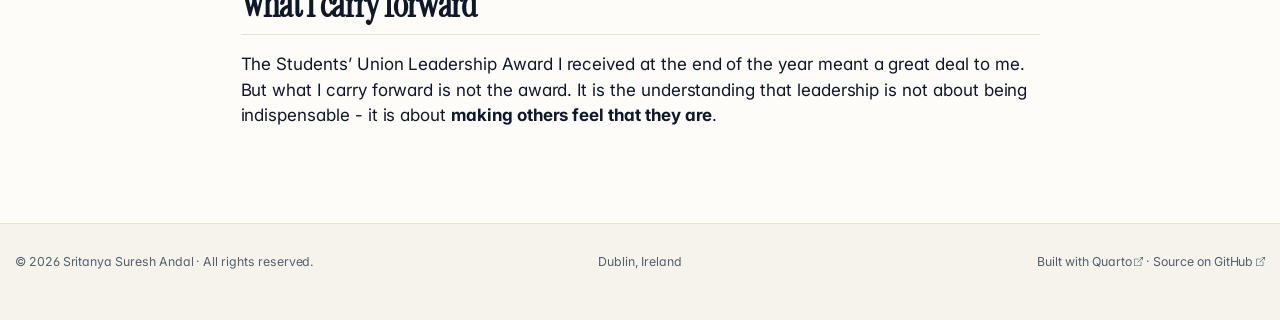
<file: docs/blog/posts/vp-leadership.html>
<!DOCTYPE html>
<html xmlns="http://www.w3.org/1999/xhtml" lang="en" xml:lang="en"><head>

<meta charset="utf-8">
<meta name="generator" content="quarto-1.9.36">

<meta name="viewport" content="width=device-width, initial-scale=1.0, user-scalable=yes">

<meta name="author" content="Sritanya Suresh Andal">
<meta name="dcterms.date" content="2024-04-15">
<meta name="description" content="A year of representing 6,000 students and directing 70+ events taught me that leadership is less about being indispensable and more about making others feel they are.">

<title>What Being VP Taught Me About Leadership – Sritanya Suresh Andal</title>
<style>
/* Default styles provided by pandoc.
** See https://pandoc.org/MANUAL.html#variables-for-html for config info.
*/
code{white-space: pre-wrap;}
span.smallcaps{font-variant: small-caps;}
div.columns{display: flex; gap: min(4vw, 1.5em);}
div.column{flex: auto; overflow-x: auto;}
div.hanging-indent{margin-left: 1.5em; text-indent: -1.5em;}
ul.task-list{list-style: none;}
ul.task-list li input[type="checkbox"] {
  width: 0.8em;
  margin: 0 0.8em 0.2em -1em; /* quarto-specific, see https://github.com/quarto-dev/quarto-cli/issues/4556 */ 
  vertical-align: middle;
}
/* CSS for syntax highlighting */
html { -webkit-text-size-adjust: 100%; }
pre > code.sourceCode { white-space: pre; position: relative; }
pre > code.sourceCode > span { display: inline-block; line-height: 1.25; }
pre > code.sourceCode > span:empty { height: 1.2em; }
.sourceCode { overflow: visible; }
code.sourceCode > span { color: inherit; text-decoration: inherit; }
div.sourceCode { margin: 1em 0; }
pre.sourceCode { margin: 0; }
@media screen {
div.sourceCode { overflow: auto; }
}
@media print {
pre > code.sourceCode { white-space: pre-wrap; }
pre > code.sourceCode > span { text-indent: -5em; padding-left: 5em; }
}
pre.numberSource code
  { counter-reset: source-line 0; }
pre.numberSource code > span
  { position: relative; left: -4em; counter-increment: source-line; }
pre.numberSource code > span > a:first-child::before
  { content: counter(source-line);
    position: relative; left: -1em; text-align: right; vertical-align: baseline;
    border: none; display: inline-block;
    -webkit-touch-callout: none; -webkit-user-select: none;
    -khtml-user-select: none; -moz-user-select: none;
    -ms-user-select: none; user-select: none;
    padding: 0 4px; width: 4em;
  }
pre.numberSource { margin-left: 3em;  padding-left: 4px; }
div.sourceCode
  {   }
@media screen {
pre > code.sourceCode > span > a:first-child::before { text-decoration: underline; }
}
</style>


<script src="../../site_libs/quarto-nav/quarto-nav.js"></script>
<script src="../../site_libs/clipboard/clipboard.min.js"></script>
<script src="../../site_libs/quarto-search/autocomplete.umd.js"></script>
<script src="../../site_libs/quarto-search/fuse.min.js"></script>
<script src="../../site_libs/quarto-search/quarto-search.js"></script>
<meta name="quarto:offset" content="../../">
<link href="../../images/favicon.svg" rel="icon" type="image/svg+xml">
<script src="../../site_libs/quarto-html/quarto.js" type="module"></script>
<script src="../../site_libs/quarto-html/tabsets/tabsets.js" type="module"></script>
<script src="../../site_libs/quarto-html/popper.min.js"></script>
<script src="../../site_libs/quarto-html/tippy.umd.min.js"></script>
<script src="../../site_libs/quarto-html/anchor.min.js"></script>
<link href="../../site_libs/quarto-html/tippy.css" rel="stylesheet">
<link href="../../site_libs/quarto-html/quarto-syntax-highlighting-32bcf4e57d0af7dfccb6f1c4588847e7.css" rel="stylesheet" class="quarto-color-scheme" id="quarto-text-highlighting-styles">
<link href="../../site_libs/quarto-html/quarto-syntax-highlighting-dark-514bade276ff09a3e1a53576ab5712ac.css" rel="stylesheet" class="quarto-color-scheme quarto-color-alternate" id="quarto-text-highlighting-styles">
<link href="../../site_libs/quarto-html/quarto-syntax-highlighting-32bcf4e57d0af7dfccb6f1c4588847e7.css" rel="stylesheet" class="quarto-color-scheme-extra" id="quarto-text-highlighting-styles">
<script src="../../site_libs/bootstrap/bootstrap.min.js"></script>
<link href="../../site_libs/bootstrap/bootstrap-icons.css" rel="stylesheet">
<link href="../../site_libs/bootstrap/bootstrap-c2e13e178588920f6df60aa18d66e609.min.css" rel="stylesheet" append-hash="true" class="quarto-color-scheme" id="quarto-bootstrap" data-mode="light">
<link href="../../site_libs/bootstrap/bootstrap-dark-9442a386602ddb64aa4a82c0bfe66339.min.css" rel="stylesheet" append-hash="true" class="quarto-color-scheme quarto-color-alternate" id="quarto-bootstrap" data-mode="dark">
<link href="../../site_libs/bootstrap/bootstrap-c2e13e178588920f6df60aa18d66e609.min.css" rel="stylesheet" append-hash="true" class="quarto-color-scheme-extra" id="quarto-bootstrap" data-mode="light">
<script id="quarto-search-options" type="application/json">{
  "location": "navbar",
  "copy-button": false,
  "collapse-after": 3,
  "panel-placement": "end",
  "type": "overlay",
  "limit": 50,
  "keyboard-shortcut": [
    "f",
    "/",
    "s"
  ],
  "language": {
    "search-no-results-text": "No results",
    "search-matching-documents-text": "matching documents",
    "search-copy-link-title": "Copy link to search",
    "search-hide-matches-text": "Hide additional matches",
    "search-more-match-text": "more match in this document",
    "search-more-matches-text": "more matches in this document",
    "search-clear-button-title": "Clear",
    "search-text-placeholder": "",
    "search-detached-cancel-button-title": "Cancel",
    "search-submit-button-title": "Submit",
    "search-label": "Search"
  }
}</script>
<style>html{ scroll-behavior: smooth; }</style>


<meta property="og:title" content="What Being VP Taught Me About Leadership – Sritanya Suresh Andal">
<meta property="og:description" content="A year of representing 6,000 students and directing 70+ events taught me that leadership is less about being indispensable and more about making others feel they are.">
<meta property="og:image" content="https://sritanya.github.io/images/blog-vp.svg">
<meta property="og:site_name" content="Sritanya Suresh Andal">
<meta property="og:image:alt" content="Decorative illustration for a blog post about student leadership">
<meta name="twitter:title" content="What Being VP Taught Me About Leadership – Sritanya Suresh Andal">
<meta name="twitter:description" content="A year of representing 6,000 students and directing 70+ events taught me that leadership is less about being indispensable and more about making others feel they are.">
<meta name="twitter:image" content="https://sritanya.github.io/images/blog-vp.svg">
<meta name="twitter:image:alt" content="Decorative illustration for a blog post about student leadership">
<meta name="twitter:card" content="summary_large_image">
</head>

<body class="nav-fixed fullcontent quarto-light"><script id="quarto-html-before-body" type="application/javascript">
    const toggleBodyColorMode = (bsSheetEl) => {
      const mode = bsSheetEl.getAttribute("data-mode");
      const bodyEl = window.document.querySelector("body");
      if (mode === "dark") {
        bodyEl.classList.add("quarto-dark");
        bodyEl.classList.remove("quarto-light");
      } else {
        bodyEl.classList.add("quarto-light");
        bodyEl.classList.remove("quarto-dark");
      }
    }
    const toggleBodyColorPrimary = () => {
      const bsSheetEl = window.document.querySelector("link#quarto-bootstrap:not([rel=disabled-stylesheet])");
      if (bsSheetEl) {
        toggleBodyColorMode(bsSheetEl);
      }
    }
    const setColorSchemeToggle = (alternate) => {
      const toggles = window.document.querySelectorAll('.quarto-color-scheme-toggle');
      for (let i=0; i < toggles.length; i++) {
        const toggle = toggles[i];
        if (toggle) {
          if (alternate) {
            toggle.classList.add("alternate");
          } else {
            toggle.classList.remove("alternate");
          }
        }
      }
    };
    const toggleColorMode = (alternate) => {
      // Switch the stylesheets
      const primaryStylesheets = window.document.querySelectorAll('link.quarto-color-scheme:not(.quarto-color-alternate)');
      const alternateStylesheets = window.document.querySelectorAll('link.quarto-color-scheme.quarto-color-alternate');
      manageTransitions('#quarto-margin-sidebar .nav-link', false);
      if (alternate) {
        // note: dark is layered on light, we don't disable primary!
        enableStylesheet(alternateStylesheets);
        for (const sheetNode of alternateStylesheets) {
          if (sheetNode.id === "quarto-bootstrap") {
            toggleBodyColorMode(sheetNode);
          }
        }
      } else {
        disableStylesheet(alternateStylesheets);
        enableStylesheet(primaryStylesheets)
        toggleBodyColorPrimary();
      }
      manageTransitions('#quarto-margin-sidebar .nav-link', true);
      // Switch the toggles
      setColorSchemeToggle(alternate)
      // Hack to workaround the fact that safari doesn't
      // properly recolor the scrollbar when toggling (#1455)
      if (navigator.userAgent.indexOf('Safari') > 0 && navigator.userAgent.indexOf('Chrome') == -1) {
        manageTransitions("body", false);
        window.scrollTo(0, 1);
        setTimeout(() => {
          window.scrollTo(0, 0);
          manageTransitions("body", true);
        }, 40);
      }
    }
    const disableStylesheet = (stylesheets) => {
      for (let i=0; i < stylesheets.length; i++) {
        const stylesheet = stylesheets[i];
        stylesheet.rel = 'disabled-stylesheet';
      }
    }
    const enableStylesheet = (stylesheets) => {
      for (let i=0; i < stylesheets.length; i++) {
        const stylesheet = stylesheets[i];
        if(stylesheet.rel !== 'stylesheet') { // for Chrome, which will still FOUC without this check
          stylesheet.rel = 'stylesheet';
        }
      }
    }
    const manageTransitions = (selector, allowTransitions) => {
      const els = window.document.querySelectorAll(selector);
      for (let i=0; i < els.length; i++) {
        const el = els[i];
        if (allowTransitions) {
          el.classList.remove('notransition');
        } else {
          el.classList.add('notransition');
        }
      }
    }
    const isFileUrl = () => {
      return window.location.protocol === 'file:';
    }
    const hasAlternateSentinel = () => {
      let styleSentinel = getColorSchemeSentinel();
      if (styleSentinel !== null) {
        return styleSentinel === "alternate";
      } else {
        return false;
      }
    }
    const setStyleSentinel = (alternate) => {
      const value = alternate ? "alternate" : "default";
      if (!isFileUrl()) {
        window.localStorage.setItem("quarto-color-scheme", value);
      } else {
        localAlternateSentinel = value;
      }
    }
    const getColorSchemeSentinel = () => {
      if (!isFileUrl()) {
        const storageValue = window.localStorage.getItem("quarto-color-scheme");
        return storageValue != null ? storageValue : localAlternateSentinel;
      } else {
        return localAlternateSentinel;
      }
    }
    const toggleGiscusIfUsed = (isAlternate, darkModeDefault) => {
      const baseTheme = document.querySelector('#giscus-base-theme')?.value ?? 'light';
      const alternateTheme = document.querySelector('#giscus-alt-theme')?.value ?? 'dark';
      let newTheme = '';
      if(authorPrefersDark) {
        newTheme = isAlternate ? baseTheme : alternateTheme;
      } else {
        newTheme = isAlternate ? alternateTheme : baseTheme;
      }
      const changeGiscusTheme = () => {
        // From: https://github.com/giscus/giscus/issues/336
        const sendMessage = (message) => {
          const iframe = document.querySelector('iframe.giscus-frame');
          if (!iframe) return;
          iframe.contentWindow.postMessage({ giscus: message }, 'https://giscus.app');
        }
        sendMessage({
          setConfig: {
            theme: newTheme
          }
        });
      }
      const isGiscussLoaded = window.document.querySelector('iframe.giscus-frame') !== null;
      if (isGiscussLoaded) {
        changeGiscusTheme();
      }
    };
    const authorPrefersDark = false;
    const darkModeDefault = authorPrefersDark;
      document.querySelector('link#quarto-text-highlighting-styles.quarto-color-scheme-extra').rel = 'disabled-stylesheet';
      document.querySelector('link#quarto-bootstrap.quarto-color-scheme-extra').rel = 'disabled-stylesheet';
    let localAlternateSentinel = darkModeDefault ? 'alternate' : 'default';
    // Dark / light mode switch
    window.quartoToggleColorScheme = () => {
      // Read the current dark / light value
      let toAlternate = !hasAlternateSentinel();
      toggleColorMode(toAlternate);
      setStyleSentinel(toAlternate);
      toggleGiscusIfUsed(toAlternate, darkModeDefault);
      window.dispatchEvent(new Event('resize'));
    };
    // Switch to dark mode if need be
    if (hasAlternateSentinel()) {
      toggleColorMode(true);
    } else {
      toggleColorMode(false);
    }
  </script>

<div id="quarto-search-results"></div>
  <header id="quarto-header" class="headroom fixed-top">
    <nav class="navbar navbar-expand-lg " data-bs-theme="dark">
      <div class="navbar-container container-fluid">
      <div class="navbar-brand-container mx-auto">
    <a href="../../index.html" class="navbar-brand navbar-brand-logo">
    <img src="../../images/logo.svg" alt="Sritanya Suresh Andal" class="navbar-logo light-content">
    <img src="../../images/logo.svg" alt="Sritanya Suresh Andal" class="navbar-logo dark-content">
    </a>
  </div>
            <div id="quarto-search" class="" title="Search"></div>
          <button class="navbar-toggler" type="button" data-bs-toggle="collapse" data-bs-target="#navbarCollapse" aria-controls="navbarCollapse" role="menu" aria-expanded="false" aria-label="Toggle navigation" onclick="if (window.quartoToggleHeadroom) { window.quartoToggleHeadroom(); }">
  <span class="navbar-toggler-icon"></span>
</button>
          <div class="collapse navbar-collapse" id="navbarCollapse">
            <ul class="navbar-nav navbar-nav-scroll me-auto">
  <li class="nav-item">
    <a class="nav-link" href="../../index.html"> 
<span class="menu-text">Home</span></a>
  </li>  
  <li class="nav-item">
    <a class="nav-link" href="../../about.html"> 
<span class="menu-text">About</span></a>
  </li>  
  <li class="nav-item">
    <a class="nav-link" href="../../projects/index.html"> 
<span class="menu-text">Projects</span></a>
  </li>  
  <li class="nav-item">
    <a class="nav-link" href="../../blog/index.html"> 
<span class="menu-text">Blog</span></a>
  </li>  
  <li class="nav-item">
    <a class="nav-link" href="../../reflection.html"> 
<span class="menu-text">Reflection</span></a>
  </li>  
  <li class="nav-item">
    <a class="nav-link" href="../../contact.html"> 
<span class="menu-text">Contact</span></a>
  </li>  
</ul>
            <ul class="navbar-nav navbar-nav-scroll ms-auto">
  <li class="nav-item">
    <a class="nav-link" href="../../cv/SritanyaSureshAndal_CV.pdf" target="_blank"> <i class="bi bi-file-earmark-person" role="img">
</i> 
<span class="menu-text">CV</span></a>
  </li>  
  <li class="nav-item compact">
    <a class="nav-link" href="https://github.com/sritanya-sureshandal" target="_blank"> <i class="bi bi-github" role="img" aria-label="GitHub">
</i> 
<span class="menu-text"></span></a>
  </li>  
  <li class="nav-item compact">
    <a class="nav-link" href="https://www.linkedin.com/in/sritanyasureshandal" target="_blank"> <i class="bi bi-linkedin" role="img" aria-label="LinkedIn">
</i> 
<span class="menu-text"></span></a>
  </li>  
  <li class="nav-item compact">
    <a class="nav-link" href="mailto:sritanyaandalsuresh@gmail.com"> <i class="bi bi-envelope" role="img" aria-label="Email">
</i> 
<span class="menu-text"></span></a>
  </li>  
</ul>
          </div> <!-- /navcollapse -->
            <div class="quarto-navbar-tools">
  <a href="" class="quarto-color-scheme-toggle quarto-navigation-tool  px-1" onclick="window.quartoToggleColorScheme(); return false;" title="Toggle dark mode"><i class="bi"></i></a>
</div>
      </div> <!-- /container-fluid -->
    </nav>
</header>
<!-- content -->
<div id="quarto-content" class="quarto-container page-columns page-rows-contents page-layout-article page-navbar">
<!-- sidebar -->
<!-- margin-sidebar -->
    
<!-- main -->
<main class="content" id="quarto-document-content">


<header id="title-block-header" class="quarto-title-block default">
<div class="quarto-title">
<div class="quarto-title-block"><div><h1 class="title">What Being VP Taught Me About Leadership</h1><button type="button" class="btn code-tools-button" id="quarto-code-tools-source"><i class="bi"></i> Code</button></div></div>
  <div class="quarto-categories">
    <div class="quarto-category">Leadership</div>
    <div class="quarto-category">Reflection</div>
  </div>
  </div>

<div>
  <div class="description">
    A year of representing 6,000 students and directing 70+ events taught me that leadership is less about being indispensable and more about making others feel they are.
  </div>
</div>


<div class="quarto-title-meta">

    <div>
    <div class="quarto-title-meta-heading">Author</div>
    <div class="quarto-title-meta-contents">
             <p>Sritanya Suresh Andal </p>
          </div>
  </div>
    
    <div>
    <div class="quarto-title-meta-heading">Published</div>
    <div class="quarto-title-meta-contents">
      <p class="date">15 April 2024</p>
    </div>
  </div>
  
    
  </div>
  


</header>


<p><span class="kicker">Essay · April 2024</span></p>
<div class="lede">
<p>The numbers look clean on a CV. The reality was messier, louder, and far more human.</p>
</div>
<p>I did not fully understand what I had signed up for when I stood for election as Vice-President of the Students’ Union at Stella Maris College. I had been on the Core Committee before, managed social media, planned events. I thought I knew the job. What I did not anticipate was how much it would change the way I understand people and myself.</p>
<p>As VP, I represented over <strong>6,000 students</strong> in administrative discussions, directed <strong>70+ events</strong> across the academic year, and co-founded <strong>Converge 360</strong>, an annual youth leadership symposium that brought together student leaders from across institutions. The numbers look clean on a CV. The reality was messier, louder, and far more human.</p>
<section id="the-moment-that-shifted-something" class="level2">
<h2 class="anchored" data-anchor-id="the-moment-that-shifted-something">The moment that shifted something</h2>
<p>The moment that shifted something in me came not during a large event or a high-stakes meeting, but in a quieter one. A student I had barely spoken to before came to me with a concern - not a formal complaint, not an official grievance, just a worry. She chose to tell me because, she said, she trusted that I would actually do something about it.</p>
<p>I remember sitting with that sentence long after she left. <em>She trusted me. Not the position. Me.</em></p>
<p>That is the thing about leadership roles that nobody quite prepares you for: people extend trust before you have had the chance to earn it in the way you expect to. They trust the version of you they believe you can be. That is both a gift and a responsibility that carries real weight.</p>
</section>
<section id="the-quieter-model" class="level2">
<h2 class="anchored" data-anchor-id="the-quieter-model">The quieter model</h2>
<p>I had grown up in an environment where leadership was performed - measured in visibility, in titles, in being seen to do the right thing. My year as VP slowly replaced that model with something quieter.</p>
<p>Leadership, I came to understand, is the <strong>quality of the environment you create</strong> for the people around you. It is whether someone feels safe enough to walk up to you with a worry. It is whether your team can disagree with you. It is the space between the events - the conversations, the follow-throughs, the moments nobody photographs.</p>
<div class="callout callout-style-simple callout-note no-icon">
<div class="callout-body d-flex">
<div class="callout-icon-container">
<i class="callout-icon no-icon"></i>
</div>
<div class="callout-body-container">
<p><strong>The discovery about delegation.</strong> I also learned the hard way that trying to carry everything yourself is not strength. Delegation felt like relinquishing control initially, but I learned it was actually an act of trust in the people around you, and in the process itself. The events I am most proud of were not the ones I managed most tightly. They were the ones where I gave my team room to own something.</p>
</div>
</div>
</div>
</section>
<section id="what-i-carry-forward" class="level2">
<h2 class="anchored" data-anchor-id="what-i-carry-forward">What I carry forward</h2>
<p>The Students’ Union Leadership Award I received at the end of the year meant a great deal to me. But what I carry forward is not the award. It is the understanding that leadership is not about being indispensable - it is about <strong>making others feel that they are</strong>.</p>


<!-- -->

</section>

<a onclick="window.scrollTo(0, 0); return false;" role="button" id="quarto-back-to-top"><i class="bi bi-arrow-up"></i> Back to top</a></main> <!-- /main -->
<script id="quarto-html-after-body" type="application/javascript">
  window.document.addEventListener("DOMContentLoaded", function (event) {
    // Ensure there is a toggle, if there isn't float one in the top right
    if (window.document.querySelector('.quarto-color-scheme-toggle') === null) {
      const a = window.document.createElement('a');
      a.classList.add('top-right');
      a.classList.add('quarto-color-scheme-toggle');
      a.href = "";
      a.onclick = function() { try { window.quartoToggleColorScheme(); } catch {} return false; };
      const i = window.document.createElement("i");
      i.classList.add('bi');
      a.appendChild(i);
      window.document.body.appendChild(a);
    }
    setColorSchemeToggle(hasAlternateSentinel())
    const icon = "";
    const anchorJS = new window.AnchorJS();
    anchorJS.options = {
      placement: 'right',
      icon: icon
    };
    anchorJS.add('.anchored');
    const isCodeAnnotation = (el) => {
      for (const clz of el.classList) {
        if (clz.startsWith('code-annotation-')) {                     
          return true;
        }
      }
      return false;
    }
    const onCopySuccess = function(e) {
      // button target
      const button = e.trigger;
      // don't keep focus
      button.blur();
      // flash "checked"
      button.classList.add('code-copy-button-checked');
      var currentTitle = button.getAttribute("title");
      button.setAttribute("title", "Copied!");
      let tooltip;
      if (window.bootstrap) {
        button.setAttribute("data-bs-toggle", "tooltip");
        button.setAttribute("data-bs-placement", "left");
        button.setAttribute("data-bs-title", "Copied!");
        tooltip = new bootstrap.Tooltip(button, 
          { trigger: "manual", 
            customClass: "code-copy-button-tooltip",
            offset: [0, -8]});
        tooltip.show();    
      }
      setTimeout(function() {
        if (tooltip) {
          tooltip.hide();
          button.removeAttribute("data-bs-title");
          button.removeAttribute("data-bs-toggle");
          button.removeAttribute("data-bs-placement");
        }
        button.setAttribute("title", currentTitle);
        button.classList.remove('code-copy-button-checked');
      }, 1000);
      // clear code selection
      e.clearSelection();
    }
    const getTextToCopy = function(trigger) {
      const outerScaffold = trigger.parentElement.cloneNode(true);
      const codeEl = outerScaffold.querySelector('code');
      for (const childEl of codeEl.children) {
        if (isCodeAnnotation(childEl)) {
          childEl.remove();
        }
      }
      return codeEl.innerText;
    }
    const clipboard = new window.ClipboardJS('.code-copy-button:not([data-in-quarto-modal])', {
      text: getTextToCopy
    });
    clipboard.on('success', onCopySuccess);
    if (window.document.getElementById('quarto-embedded-source-code-modal')) {
      const clipboardModal = new window.ClipboardJS('.code-copy-button[data-in-quarto-modal]', {
        text: getTextToCopy,
        container: window.document.getElementById('quarto-embedded-source-code-modal')
      });
      clipboardModal.on('success', onCopySuccess);
    }
    const viewSource = window.document.getElementById('quarto-view-source') ||
                       window.document.getElementById('quarto-code-tools-source');
    if (viewSource) {
      const sourceUrl = viewSource.getAttribute("data-quarto-source-url");
      viewSource.addEventListener("click", function(e) {
        if (sourceUrl) {
          // rstudio viewer pane
          if (/\bcapabilities=\b/.test(window.location)) {
            window.open(sourceUrl);
          } else {
            window.location.href = sourceUrl;
          }
        } else {
          const modal = new bootstrap.Modal(document.getElementById('quarto-embedded-source-code-modal'));
          modal.show();
        }
        return false;
      });
    }
    function toggleCodeHandler(show) {
      return function(e) {
        const detailsSrc = window.document.querySelectorAll(".cell > details > .sourceCode");
        for (let i=0; i<detailsSrc.length; i++) {
          const details = detailsSrc[i].parentElement;
          if (show) {
            details.open = true;
          } else {
            details.removeAttribute("open");
          }
        }
        const cellCodeDivs = window.document.querySelectorAll(".cell > .sourceCode");
        const fromCls = show ? "hidden" : "unhidden";
        const toCls = show ? "unhidden" : "hidden";
        for (let i=0; i<cellCodeDivs.length; i++) {
          const codeDiv = cellCodeDivs[i];
          if (codeDiv.classList.contains(fromCls)) {
            codeDiv.classList.remove(fromCls);
            codeDiv.classList.add(toCls);
          } 
        }
        return false;
      }
    }
    const hideAllCode = window.document.getElementById("quarto-hide-all-code");
    if (hideAllCode) {
      hideAllCode.addEventListener("click", toggleCodeHandler(false));
    }
    const showAllCode = window.document.getElementById("quarto-show-all-code");
    if (showAllCode) {
      showAllCode.addEventListener("click", toggleCodeHandler(true));
    }
      var localhostRegex = new RegExp(/^(?:http|https):\/\/localhost\:?[0-9]*\//);
      var mailtoRegex = new RegExp(/^mailto:/);
        var filterRegex = new RegExp("https:\/\/sritanya\.github\.io");
      var isInternal = (href) => {
          return filterRegex.test(href) || localhostRegex.test(href) || mailtoRegex.test(href);
      }
      // Inspect non-navigation links and adorn them if external
     var links = window.document.querySelectorAll('a[href]:not(.nav-link):not(.navbar-brand):not(.toc-action):not(.sidebar-link):not(.sidebar-item-toggle):not(.pagination-link):not(.no-external):not([aria-hidden]):not(.dropdown-item):not(.quarto-navigation-tool):not(.about-link)');
      for (var i=0; i<links.length; i++) {
        const link = links[i];
        if (!isInternal(link.href)) {
          // undo the damage that might have been done by quarto-nav.js in the case of
          // links that we want to consider external
          if (link.dataset.originalHref !== undefined) {
            link.href = link.dataset.originalHref;
          }
            // target, if specified
            link.setAttribute("target", "_blank");
            if (link.getAttribute("rel") === null) {
              link.setAttribute("rel", "noopener");
            }
            // default icon
            link.classList.add("external");
        }
      }
    function tippyHover(el, contentFn, onTriggerFn, onUntriggerFn) {
      const config = {
        allowHTML: true,
        maxWidth: 500,
        delay: 100,
        arrow: false,
        appendTo: function(el) {
            return el.parentElement;
        },
        interactive: true,
        interactiveBorder: 10,
        theme: 'quarto',
        placement: 'bottom-start',
      };
      if (contentFn) {
        config.content = contentFn;
      }
      if (onTriggerFn) {
        config.onTrigger = onTriggerFn;
      }
      if (onUntriggerFn) {
        config.onUntrigger = onUntriggerFn;
      }
      window.tippy(el, config); 
    }
    const noterefs = window.document.querySelectorAll('a[role="doc-noteref"]');
    for (var i=0; i<noterefs.length; i++) {
      const ref = noterefs[i];
      tippyHover(ref, function() {
        // use id or data attribute instead here
        let href = ref.getAttribute('data-footnote-href') || ref.getAttribute('href');
        try { href = new URL(href).hash; } catch {}
        const id = href.replace(/^#\/?/, "");
        const note = window.document.getElementById(id);
        if (note) {
          return note.innerHTML;
        } else {
          return "";
        }
      });
    }
    const xrefs = window.document.querySelectorAll('a.quarto-xref');
    const processXRef = (id, note) => {
      // Strip column container classes
      const stripColumnClz = (el) => {
        el.classList.remove("page-full", "page-columns");
        if (el.children) {
          for (const child of el.children) {
            stripColumnClz(child);
          }
        }
      }
      stripColumnClz(note)
      if (id === null || id.startsWith('sec-')) {
        // Special case sections, only their first couple elements
        const container = document.createElement("div");
        if (note.children && note.children.length > 2) {
          container.appendChild(note.children[0].cloneNode(true));
          for (let i = 1; i < note.children.length; i++) {
            const child = note.children[i];
            if (child.tagName === "P" && child.innerText === "") {
              continue;
            } else {
              container.appendChild(child.cloneNode(true));
              break;
            }
          }
          if (window.Quarto?.typesetMath) {
            window.Quarto.typesetMath(container);
          }
          return container.innerHTML
        } else {
          if (window.Quarto?.typesetMath) {
            window.Quarto.typesetMath(note);
          }
          return note.innerHTML;
        }
      } else {
        // Remove any anchor links if they are present
        const anchorLink = note.querySelector('a.anchorjs-link');
        if (anchorLink) {
          anchorLink.remove();
        }
        if (window.Quarto?.typesetMath) {
          window.Quarto.typesetMath(note);
        }
        if (note.classList.contains("callout")) {
          return note.outerHTML;
        } else {
          return note.innerHTML;
        }
      }
    }
    for (var i=0; i<xrefs.length; i++) {
      const xref = xrefs[i];
      tippyHover(xref, undefined, function(instance) {
        instance.disable();
        let url = xref.getAttribute('href');
        let hash = undefined; 
        if (url.startsWith('#')) {
          hash = url;
        } else {
          try { hash = new URL(url).hash; } catch {}
        }
        if (hash) {
          const id = hash.replace(/^#\/?/, "");
          const note = window.document.getElementById(id);
          if (note !== null) {
            try {
              const html = processXRef(id, note.cloneNode(true));
              instance.setContent(html);
            } finally {
              instance.enable();
              instance.show();
            }
          } else {
            // See if we can fetch this
            fetch(url.split('#')[0])
            .then(res => res.text())
            .then(html => {
              const parser = new DOMParser();
              const htmlDoc = parser.parseFromString(html, "text/html");
              const note = htmlDoc.getElementById(id);
              if (note !== null) {
                const html = processXRef(id, note);
                instance.setContent(html);
              } 
            }).finally(() => {
              instance.enable();
              instance.show();
            });
          }
        } else {
          // See if we can fetch a full url (with no hash to target)
          // This is a special case and we should probably do some content thinning / targeting
          fetch(url)
          .then(res => res.text())
          .then(html => {
            const parser = new DOMParser();
            const htmlDoc = parser.parseFromString(html, "text/html");
            const note = htmlDoc.querySelector('main.content');
            if (note !== null) {
              // This should only happen for chapter cross references
              // (since there is no id in the URL)
              // remove the first header
              if (note.children.length > 0 && note.children[0].tagName === "HEADER") {
                note.children[0].remove();
              }
              const html = processXRef(null, note);
              instance.setContent(html);
            } 
          }).finally(() => {
            instance.enable();
            instance.show();
          });
        }
      }, function(instance) {
      });
    }
        let selectedAnnoteEl;
        const selectorForAnnotation = ( cell, annotation) => {
          let cellAttr = 'data-code-cell="' + cell + '"';
          let lineAttr = 'data-code-annotation="' +  annotation + '"';
          const selector = 'span[' + cellAttr + '][' + lineAttr + ']';
          return selector;
        }
        const selectCodeLines = (annoteEl) => {
          const doc = window.document;
          const targetCell = annoteEl.getAttribute("data-target-cell");
          const targetAnnotation = annoteEl.getAttribute("data-target-annotation");
          const annoteSpan = window.document.querySelector(selectorForAnnotation(targetCell, targetAnnotation));
          const lines = annoteSpan.getAttribute("data-code-lines").split(",");
          const lineIds = lines.map((line) => {
            return targetCell + "-" + line;
          })
          let top = null;
          let height = null;
          let parent = null;
          if (lineIds.length > 0) {
              //compute the position of the single el (top and bottom and make a div)
              const el = window.document.getElementById(lineIds[0]);
              top = el.offsetTop;
              height = el.offsetHeight;
              parent = el.parentElement.parentElement;
            if (lineIds.length > 1) {
              const lastEl = window.document.getElementById(lineIds[lineIds.length - 1]);
              const bottom = lastEl.offsetTop + lastEl.offsetHeight;
              height = bottom - top;
            }
            if (top !== null && height !== null && parent !== null) {
              // cook up a div (if necessary) and position it 
              let div = window.document.getElementById("code-annotation-line-highlight");
              if (div === null) {
                div = window.document.createElement("div");
                div.setAttribute("id", "code-annotation-line-highlight");
                div.style.position = 'absolute';
                parent.appendChild(div);
              }
              div.style.top = top - 2 + "px";
              div.style.height = height + 4 + "px";
              div.style.left = 0;
              let gutterDiv = window.document.getElementById("code-annotation-line-highlight-gutter");
              if (gutterDiv === null) {
                gutterDiv = window.document.createElement("div");
                gutterDiv.setAttribute("id", "code-annotation-line-highlight-gutter");
                gutterDiv.style.position = 'absolute';
                const codeCell = window.document.getElementById(targetCell);
                const gutter = codeCell.querySelector('.code-annotation-gutter');
                gutter.appendChild(gutterDiv);
              }
              gutterDiv.style.top = top - 2 + "px";
              gutterDiv.style.height = height + 4 + "px";
            }
            selectedAnnoteEl = annoteEl;
          }
        };
        const unselectCodeLines = () => {
          const elementsIds = ["code-annotation-line-highlight", "code-annotation-line-highlight-gutter"];
          elementsIds.forEach((elId) => {
            const div = window.document.getElementById(elId);
            if (div) {
              div.remove();
            }
          });
          selectedAnnoteEl = undefined;
        };
          // Handle positioning of the toggle
      window.addEventListener(
        "resize",
        throttle(() => {
          elRect = undefined;
          if (selectedAnnoteEl) {
            selectCodeLines(selectedAnnoteEl);
          }
        }, 10)
      );
      function throttle(fn, ms) {
      let throttle = false;
      let timer;
        return (...args) => {
          if(!throttle) { // first call gets through
              fn.apply(this, args);
              throttle = true;
          } else { // all the others get throttled
              if(timer) clearTimeout(timer); // cancel #2
              timer = setTimeout(() => {
                fn.apply(this, args);
                timer = throttle = false;
              }, ms);
          }
        };
      }
        // Attach click handler to the DT
        const annoteDls = window.document.querySelectorAll('dt[data-target-cell]');
        for (const annoteDlNode of annoteDls) {
          annoteDlNode.addEventListener('click', (event) => {
            const clickedEl = event.target;
            if (clickedEl !== selectedAnnoteEl) {
              unselectCodeLines();
              const activeEl = window.document.querySelector('dt[data-target-cell].code-annotation-active');
              if (activeEl) {
                activeEl.classList.remove('code-annotation-active');
              }
              selectCodeLines(clickedEl);
              clickedEl.classList.add('code-annotation-active');
            } else {
              // Unselect the line
              unselectCodeLines();
              clickedEl.classList.remove('code-annotation-active');
            }
          });
        }
    const findCites = (el) => {
      const parentEl = el.parentElement;
      if (parentEl) {
        const cites = parentEl.dataset.cites;
        if (cites) {
          return {
            el,
            cites: cites.split(' ')
          };
        } else {
          return findCites(el.parentElement)
        }
      } else {
        return undefined;
      }
    };
    var bibliorefs = window.document.querySelectorAll('a[role="doc-biblioref"]');
    for (var i=0; i<bibliorefs.length; i++) {
      const ref = bibliorefs[i];
      const citeInfo = findCites(ref);
      if (citeInfo) {
        tippyHover(citeInfo.el, function() {
          var popup = window.document.createElement('div');
          citeInfo.cites.forEach(function(cite) {
            var citeDiv = window.document.createElement('div');
            citeDiv.classList.add('hanging-indent');
            citeDiv.classList.add('csl-entry');
            var biblioDiv = window.document.getElementById('ref-' + cite);
            if (biblioDiv) {
              citeDiv.innerHTML = biblioDiv.innerHTML;
            }
            popup.appendChild(citeDiv);
          });
          return popup.innerHTML;
        });
      }
    }
  });
  </script><div class="modal fade" id="quarto-embedded-source-code-modal" tabindex="-1" aria-labelledby="quarto-embedded-source-code-modal-label" aria-hidden="true"><div class="modal-dialog modal-dialog-scrollable"><div class="modal-content"><div class="modal-header"><h5 class="modal-title" id="quarto-embedded-source-code-modal-label">Source Code</h5><button class="btn-close" data-bs-dismiss="modal"></button></div><div class="modal-body"><div class="">
<div class="code-copy-outer-scaffold"><div class="sourceCode" id="cb1" data-shortcodes="false"><pre class="sourceCode markdown code-with-copy"><code class="sourceCode markdown"><span id="cb1-1"><a href="#cb1-1" aria-hidden="true" tabindex="-1"></a><span class="co">---</span></span>
<span id="cb1-2"><a href="#cb1-2" aria-hidden="true" tabindex="-1"></a><span class="an">title:</span><span class="co"> "What Being VP Taught Me About Leadership"</span></span>
<span id="cb1-3"><a href="#cb1-3" aria-hidden="true" tabindex="-1"></a><span class="an">description:</span><span class="co"> "A year of representing 6,000 students and directing 70+ events taught me that leadership is less about being indispensable and more about making others feel they are."</span></span>
<span id="cb1-4"><a href="#cb1-4" aria-hidden="true" tabindex="-1"></a><span class="an">author:</span><span class="co"> "Sritanya Suresh Andal"</span></span>
<span id="cb1-5"><a href="#cb1-5" aria-hidden="true" tabindex="-1"></a><span class="an">date:</span><span class="co"> "2024-04-15"</span></span>
<span id="cb1-6"><a href="#cb1-6" aria-hidden="true" tabindex="-1"></a><span class="an">date-format:</span><span class="co"> "D MMMM YYYY"</span></span>
<span id="cb1-7"><a href="#cb1-7" aria-hidden="true" tabindex="-1"></a><span class="an">image:</span><span class="co"> ../../images/blog-vp.svg</span></span>
<span id="cb1-8"><a href="#cb1-8" aria-hidden="true" tabindex="-1"></a><span class="an">image-alt:</span><span class="co"> "Decorative illustration for a blog post about student leadership"</span></span>
<span id="cb1-9"><a href="#cb1-9" aria-hidden="true" tabindex="-1"></a><span class="an">categories:</span><span class="co"> [Leadership, Reflection]</span></span>
<span id="cb1-10"><a href="#cb1-10" aria-hidden="true" tabindex="-1"></a><span class="an">reading-time:</span><span class="co"> true</span></span>
<span id="cb1-11"><a href="#cb1-11" aria-hidden="true" tabindex="-1"></a><span class="an">toc:</span><span class="co"> false</span></span>
<span id="cb1-12"><a href="#cb1-12" aria-hidden="true" tabindex="-1"></a><span class="co">---</span></span>
<span id="cb1-13"><a href="#cb1-13" aria-hidden="true" tabindex="-1"></a></span>
<span id="cb1-14"><a href="#cb1-14" aria-hidden="true" tabindex="-1"></a><span class="co">[</span><span class="ot">Essay · April 2024</span><span class="co">]</span>{.kicker}</span>
<span id="cb1-15"><a href="#cb1-15" aria-hidden="true" tabindex="-1"></a></span>
<span id="cb1-16"><a href="#cb1-16" aria-hidden="true" tabindex="-1"></a>::: {.lede}</span>
<span id="cb1-17"><a href="#cb1-17" aria-hidden="true" tabindex="-1"></a>The numbers look clean on a CV. The reality was messier, louder, and far more human.</span>
<span id="cb1-18"><a href="#cb1-18" aria-hidden="true" tabindex="-1"></a>:::</span>
<span id="cb1-19"><a href="#cb1-19" aria-hidden="true" tabindex="-1"></a></span>
<span id="cb1-20"><a href="#cb1-20" aria-hidden="true" tabindex="-1"></a>I did not fully understand what I had signed up for when I stood for election as Vice-President of the Students' Union at Stella Maris College. I had been on the Core Committee before, managed social media, planned events. I thought I knew the job. What I did not anticipate was how much it would change the way I understand people and myself.</span>
<span id="cb1-21"><a href="#cb1-21" aria-hidden="true" tabindex="-1"></a></span>
<span id="cb1-22"><a href="#cb1-22" aria-hidden="true" tabindex="-1"></a>As VP, I represented over **6,000 students** in administrative discussions, directed **70+ events** across the academic year, and co-founded **Converge 360**, an annual youth leadership symposium that brought together student leaders from across institutions. The numbers look clean on a CV. The reality was messier, louder, and far more human.</span>
<span id="cb1-23"><a href="#cb1-23" aria-hidden="true" tabindex="-1"></a></span>
<span id="cb1-24"><a href="#cb1-24" aria-hidden="true" tabindex="-1"></a><span class="fu">## The moment that shifted something</span></span>
<span id="cb1-25"><a href="#cb1-25" aria-hidden="true" tabindex="-1"></a></span>
<span id="cb1-26"><a href="#cb1-26" aria-hidden="true" tabindex="-1"></a>The moment that shifted something in me came not during a large event or a high-stakes meeting, but in a quieter one. A student I had barely spoken to before came to me with a concern - not a formal complaint, not an official grievance, just a worry. She chose to tell me because, she said, she trusted that I would actually do something about it.</span>
<span id="cb1-27"><a href="#cb1-27" aria-hidden="true" tabindex="-1"></a></span>
<span id="cb1-28"><a href="#cb1-28" aria-hidden="true" tabindex="-1"></a>I remember sitting with that sentence long after she left. *She trusted me. Not the position. Me.*</span>
<span id="cb1-29"><a href="#cb1-29" aria-hidden="true" tabindex="-1"></a></span>
<span id="cb1-30"><a href="#cb1-30" aria-hidden="true" tabindex="-1"></a>That is the thing about leadership roles that nobody quite prepares you for: people extend trust before you have had the chance to earn it in the way you expect to. They trust the version of you they believe you can be. That is both a gift and a responsibility that carries real weight.</span>
<span id="cb1-31"><a href="#cb1-31" aria-hidden="true" tabindex="-1"></a></span>
<span id="cb1-32"><a href="#cb1-32" aria-hidden="true" tabindex="-1"></a><span class="fu">## The quieter model</span></span>
<span id="cb1-33"><a href="#cb1-33" aria-hidden="true" tabindex="-1"></a></span>
<span id="cb1-34"><a href="#cb1-34" aria-hidden="true" tabindex="-1"></a>I had grown up in an environment where leadership was performed - measured in visibility, in titles, in being seen to do the right thing. My year as VP slowly replaced that model with something quieter.</span>
<span id="cb1-35"><a href="#cb1-35" aria-hidden="true" tabindex="-1"></a></span>
<span id="cb1-36"><a href="#cb1-36" aria-hidden="true" tabindex="-1"></a>Leadership, I came to understand, is the **quality of the environment you create** for the people around you. It is whether someone feels safe enough to walk up to you with a worry. It is whether your team can disagree with you. It is the space between the events - the conversations, the follow-throughs, the moments nobody photographs.</span>
<span id="cb1-37"><a href="#cb1-37" aria-hidden="true" tabindex="-1"></a></span>
<span id="cb1-38"><a href="#cb1-38" aria-hidden="true" tabindex="-1"></a>::: {.callout-note appearance="simple" icon=false}</span>
<span id="cb1-39"><a href="#cb1-39" aria-hidden="true" tabindex="-1"></a>**The discovery about delegation.** I also learned the hard way that trying to carry everything yourself is not strength. Delegation felt like relinquishing control initially, but I learned it was actually an act of trust in the people around you, and in the process itself. The events I am most proud of were not the ones I managed most tightly. They were the ones where I gave my team room to own something.</span>
<span id="cb1-40"><a href="#cb1-40" aria-hidden="true" tabindex="-1"></a>:::</span>
<span id="cb1-41"><a href="#cb1-41" aria-hidden="true" tabindex="-1"></a></span>
<span id="cb1-42"><a href="#cb1-42" aria-hidden="true" tabindex="-1"></a><span class="fu">## What I carry forward</span></span>
<span id="cb1-43"><a href="#cb1-43" aria-hidden="true" tabindex="-1"></a></span>
<span id="cb1-44"><a href="#cb1-44" aria-hidden="true" tabindex="-1"></a>The Students' Union Leadership Award I received at the end of the year meant a great deal to me. But what I carry forward is not the award. It is the understanding that leadership is not about being indispensable - it is about **making others feel that they are**.</span></code></pre></div><button title="Copy to Clipboard" class="code-copy-button" data-in-quarto-modal=""><i class="bi"></i></button></div>
</div></div></div></div></div>
</div> <!-- /content -->
<footer class="footer">
  <div class="nav-footer">
    <div class="nav-footer-left">
<p>© 2026 Sritanya Suresh Andal · All rights reserved.</p>
</div>   
    <div class="nav-footer-center">
<p>Dublin, Ireland</p>
</div>
    <div class="nav-footer-right">
<p>Built with <a href="https://quarto.org">Quarto</a> · <a href="https://github.com/sritanya-sureshandal">Source on GitHub</a></p>
</div>
  </div>
</footer>




<script src="../../site_libs/quarto-html/zenscroll-min.js"></script>
</body></html>
</file>
<file: docs/site_libs/quarto-html/tippy.css>
.tippy-box[data-animation=fade][data-state=hidden]{opacity:0}[data-tippy-root]{max-width:calc(100vw - 10px)}.tippy-box{position:relative;background-color:#333;color:#fff;border-radius:4px;font-size:14px;line-height:1.4;white-space:normal;outline:0;transition-property:transform,visibility,opacity}.tippy-box[data-placement^=top]>.tippy-arrow{bottom:0}.tippy-box[data-placement^=top]>.tippy-arrow:before{bottom:-7px;left:0;border-width:8px 8px 0;border-top-color:initial;transform-origin:center top}.tippy-box[data-placement^=bottom]>.tippy-arrow{top:0}.tippy-box[data-placement^=bottom]>.tippy-arrow:before{top:-7px;left:0;border-width:0 8px 8px;border-bottom-color:initial;transform-origin:center bottom}.tippy-box[data-placement^=left]>.tippy-arrow{right:0}.tippy-box[data-placement^=left]>.tippy-arrow:before{border-width:8px 0 8px 8px;border-left-color:initial;right:-7px;transform-origin:center left}.tippy-box[data-placement^=right]>.tippy-arrow{left:0}.tippy-box[data-placement^=right]>.tippy-arrow:before{left:-7px;border-width:8px 8px 8px 0;border-right-color:initial;transform-origin:center right}.tippy-box[data-inertia][data-state=visible]{transition-timing-function:cubic-bezier(.54,1.5,.38,1.11)}.tippy-arrow{width:16px;height:16px;color:#333}.tippy-arrow:before{content:"";position:absolute;border-color:transparent;border-style:solid}.tippy-content{position:relative;padding:5px 9px;z-index:1}
</file>
<file: docs/site_libs/quarto-html/quarto-syntax-highlighting-32bcf4e57d0af7dfccb6f1c4588847e7.css>
/* quarto syntax highlight colors */
:root {
  --quarto-hl-al-color: #ff5555;
  --quarto-hl-an-color: #6a737d;
  --quarto-hl-at-color: #d73a49;
  --quarto-hl-bn-color: #005cc5;
  --quarto-hl-bu-color: #d73a49;
  --quarto-hl-ch-color: #032f62;
  --quarto-hl-co-color: #6a737d;
  --quarto-hl-cv-color: #6a737d;
  --quarto-hl-cn-color: #005cc5;
  --quarto-hl-cf-color: #d73a49;
  --quarto-hl-dt-color: #d73a49;
  --quarto-hl-dv-color: #005cc5;
  --quarto-hl-do-color: #6a737d;
  --quarto-hl-er-color: #ff5555;
  --quarto-hl-ex-color: #d73a49;
  --quarto-hl-fl-color: #005cc5;
  --quarto-hl-fu-color: #6f42c1;
  --quarto-hl-im-color: #032f62;
  --quarto-hl-in-color: #6a737d;
  --quarto-hl-kw-color: #d73a49;
  --quarto-hl-op-color: #24292e;
  --quarto-hl-pp-color: #d73a49;
  --quarto-hl-re-color: #6a737d;
  --quarto-hl-sc-color: #005cc5;
  --quarto-hl-ss-color: #032f62;
  --quarto-hl-st-color: #032f62;
  --quarto-hl-va-color: #e36209;
  --quarto-hl-vs-color: #032f62;
  --quarto-hl-wa-color: #ff5555;
}

/* other quarto variables */
:root {
  --quarto-font-monospace: "JetBrains Mono", "SF Mono", Menlo, Consolas, monospace;
}

/* syntax highlight based on Pandoc's rules */
pre > code.sourceCode > span {
  color: #24292e;
}

code.sourceCode > span {
  color: #24292e;
}

div.sourceCode,
div.sourceCode pre.sourceCode {
  color: #24292e;
}

/* Normal */
code span {
  color: #24292e;
}

/* Alert */
code span.al {
  font-weight: bold;
  color: #ff5555;
}

/* Annotation */
code span.an {
  color: #6a737d;
}

/* Attribute */
code span.at {
  color: #d73a49;
}

/* BaseN */
code span.bn {
  color: #005cc5;
}

/* BuiltIn */
code span.bu {
  color: #d73a49;
}

/* ControlFlow */
code span.cf {
  color: #d73a49;
}

/* Char */
code span.ch {
  color: #032f62;
}

/* Constant */
code span.cn {
  color: #005cc5;
}

/* Comment */
code span.co {
  color: #6a737d;
}

/* CommentVar */
code span.cv {
  color: #6a737d;
}

/* Documentation */
code span.do {
  color: #6a737d;
}

/* DataType */
code span.dt {
  color: #d73a49;
}

/* DecVal */
code span.dv {
  color: #005cc5;
}

/* Error */
code span.er {
  color: #ff5555;
  text-decoration: underline;
}

/* Extension */
code span.ex {
  font-weight: bold;
  color: #d73a49;
}

/* Float */
code span.fl {
  color: #005cc5;
}

/* Function */
code span.fu {
  color: #6f42c1;
}

/* Import */
code span.im {
  color: #032f62;
}

/* Information */
code span.in {
  color: #6a737d;
}

/* Keyword */
code span.kw {
  color: #d73a49;
}

/* Operator */
code span.op {
  color: #24292e;
}

/* Preprocessor */
code span.pp {
  color: #d73a49;
}

/* RegionMarker */
code span.re {
  color: #6a737d;
}

/* SpecialChar */
code span.sc {
  color: #005cc5;
}

/* SpecialString */
code span.ss {
  color: #032f62;
}

/* String */
code span.st {
  color: #032f62;
}

/* Variable */
code span.va {
  color: #e36209;
}

/* VerbatimString */
code span.vs {
  color: #032f62;
}

/* Warning */
code span.wa {
  color: #ff5555;
}

.prevent-inlining {
  content: "</";
}

/*# sourceMappingURL=22f5a072aee86ab4527e955797064445.css.map */
</file>
<file: docs/site_libs/quarto-html/quarto-syntax-highlighting-dark-514bade276ff09a3e1a53576ab5712ac.css>
/* quarto syntax highlight colors */
:root {
  --quarto-hl-al-color: #ff5555;
  --quarto-hl-an-color: #6a737d;
  --quarto-hl-at-color: #f97583;
  --quarto-hl-bn-color: #79b8ff;
  --quarto-hl-bu-color: #f97583;
  --quarto-hl-ch-color: #9ecbff;
  --quarto-hl-co-color: #6a737d;
  --quarto-hl-cv-color: #6a737d;
  --quarto-hl-cn-color: #79b8ff;
  --quarto-hl-cf-color: #f97583;
  --quarto-hl-dt-color: #f97583;
  --quarto-hl-dv-color: #79b8ff;
  --quarto-hl-do-color: #6a737d;
  --quarto-hl-er-color: #ff5555;
  --quarto-hl-ex-color: #f97583;
  --quarto-hl-fl-color: #79b8ff;
  --quarto-hl-fu-color: #b392f0;
  --quarto-hl-im-color: #9ecbff;
  --quarto-hl-in-color: #6a737d;
  --quarto-hl-kw-color: #f97583;
  --quarto-hl-op-color: #e1e4e8;
  --quarto-hl-pp-color: #f97583;
  --quarto-hl-re-color: #6a737d;
  --quarto-hl-sc-color: #79b8ff;
  --quarto-hl-ss-color: #9ecbff;
  --quarto-hl-st-color: #9ecbff;
  --quarto-hl-va-color: #ffab70;
  --quarto-hl-vs-color: #9ecbff;
  --quarto-hl-wa-color: #ff5555;
}

/* other quarto variables */
:root {
  --quarto-font-monospace: "JetBrains Mono", "SF Mono", Menlo, Consolas, monospace;
}

/* syntax highlight based on Pandoc's rules */
pre > code.sourceCode > span {
  color: #e1e4e8;
}

code.sourceCode > span {
  color: #e1e4e8;
}

div.sourceCode,
div.sourceCode pre.sourceCode {
  color: #e1e4e8;
}

/* Normal */
code span {
  color: #e1e4e8;
}

/* Alert */
code span.al {
  font-weight: bold;
  color: #ff5555;
}

/* Annotation */
code span.an {
  color: #6a737d;
}

/* Attribute */
code span.at {
  color: #f97583;
}

/* BaseN */
code span.bn {
  color: #79b8ff;
}

/* BuiltIn */
code span.bu {
  color: #f97583;
}

/* ControlFlow */
code span.cf {
  color: #f97583;
}

/* Char */
code span.ch {
  color: #9ecbff;
}

/* Constant */
code span.cn {
  color: #79b8ff;
}

/* Comment */
code span.co {
  color: #6a737d;
}

/* CommentVar */
code span.cv {
  color: #6a737d;
}

/* Documentation */
code span.do {
  color: #6a737d;
}

/* DataType */
code span.dt {
  color: #f97583;
}

/* DecVal */
code span.dv {
  color: #79b8ff;
}

/* Error */
code span.er {
  color: #ff5555;
  text-decoration: underline;
}

/* Extension */
code span.ex {
  font-weight: bold;
  color: #f97583;
}

/* Float */
code span.fl {
  color: #79b8ff;
}

/* Function */
code span.fu {
  color: #b392f0;
}

/* Import */
code span.im {
  color: #9ecbff;
}

/* Information */
code span.in {
  color: #6a737d;
}

/* Keyword */
code span.kw {
  color: #f97583;
}

/* Operator */
code span.op {
  color: #e1e4e8;
}

/* Preprocessor */
code span.pp {
  color: #f97583;
}

/* RegionMarker */
code span.re {
  color: #6a737d;
}

/* SpecialChar */
code span.sc {
  color: #79b8ff;
}

/* SpecialString */
code span.ss {
  color: #9ecbff;
}

/* String */
code span.st {
  color: #9ecbff;
}

/* Variable */
code span.va {
  color: #ffab70;
}

/* VerbatimString */
code span.vs {
  color: #9ecbff;
}

/* Warning */
code span.wa {
  color: #ff5555;
}

.prevent-inlining {
  content: "</";
}

/*# sourceMappingURL=1f14ce458936ae7e4cd09d5f3b9cb27b.css.map */
</file>
<file: docs/site_libs/quarto-diagram/mermaid.css>
.mermaidTooltip {
  position: absolute;
  text-align: center;
  max-width: 200px;
  padding: 2px;
  font-family: "trebuchet ms", verdana, arial;
  font-size: 12px;
  background: #ffffde;
  border: 1px solid #aaaa33;
  border-radius: 2px;
  pointer-events: none;
  z-index: 1000;
}
</file>
